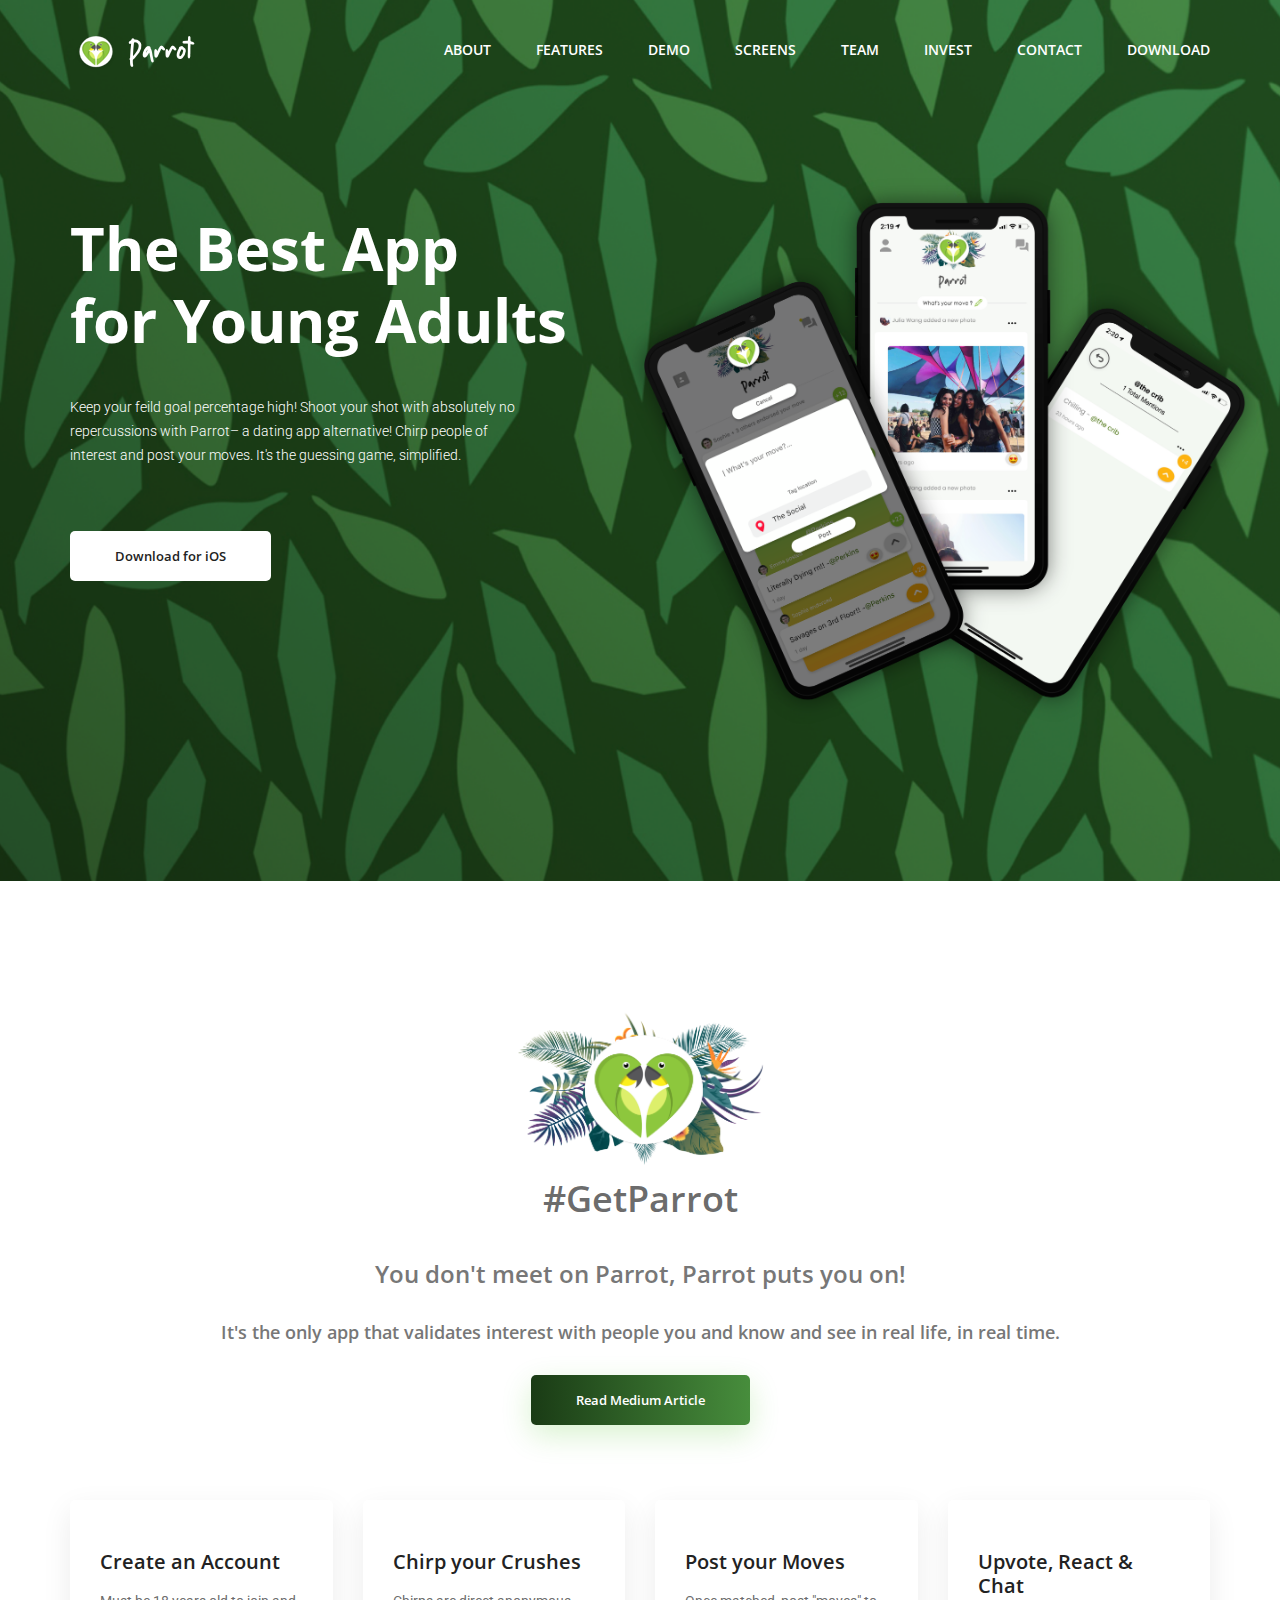
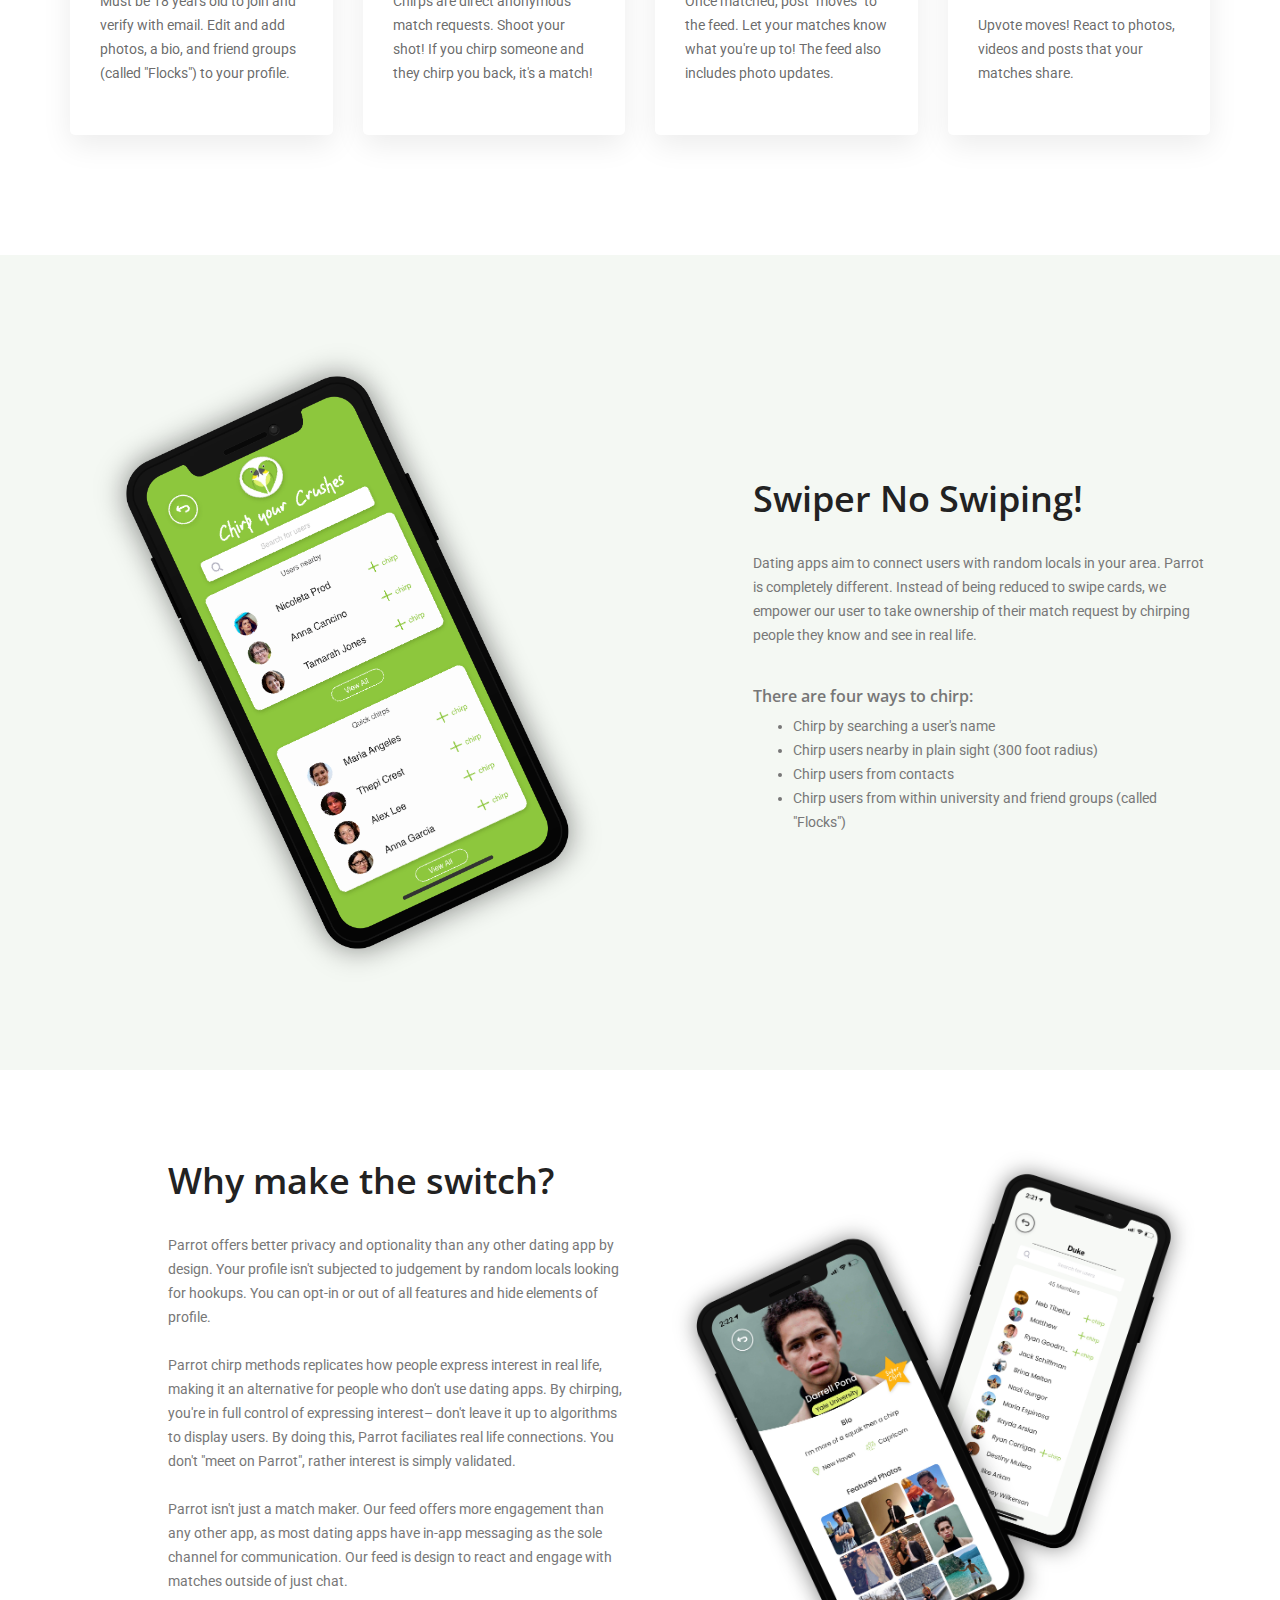
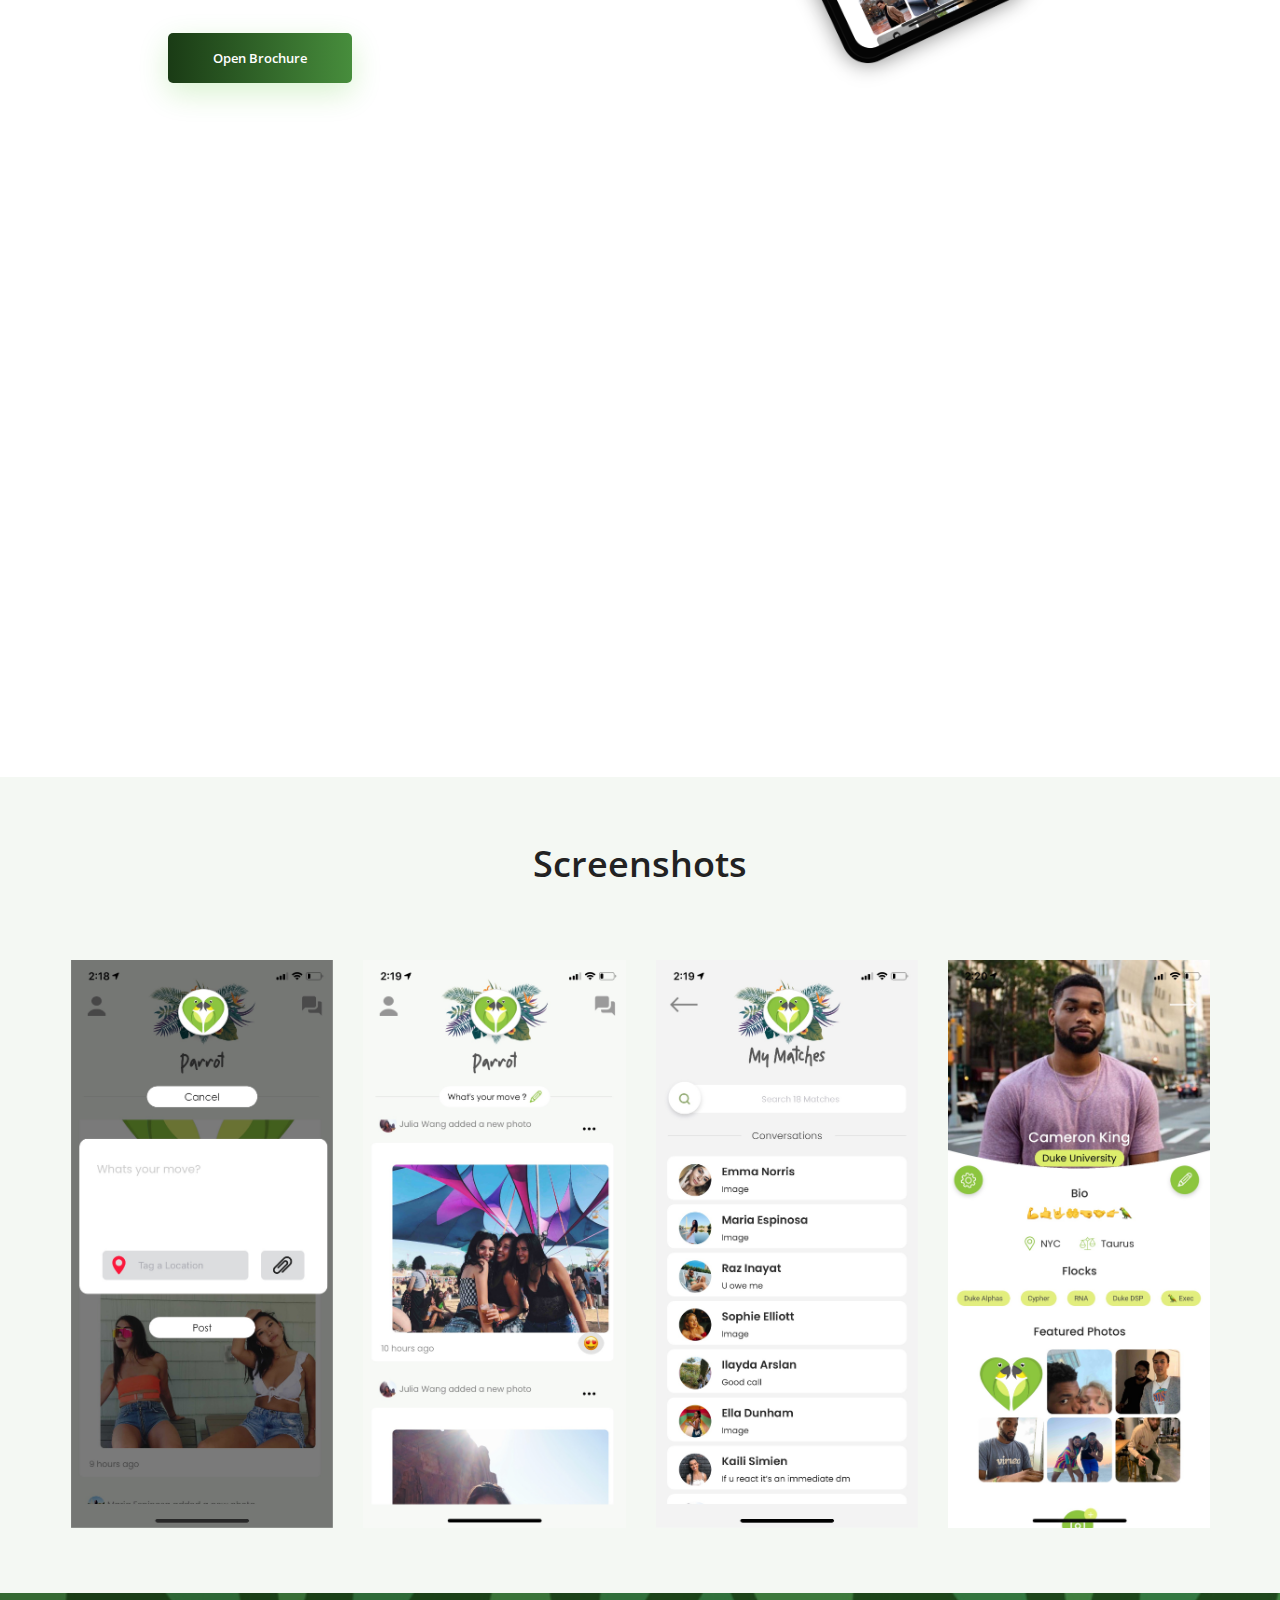
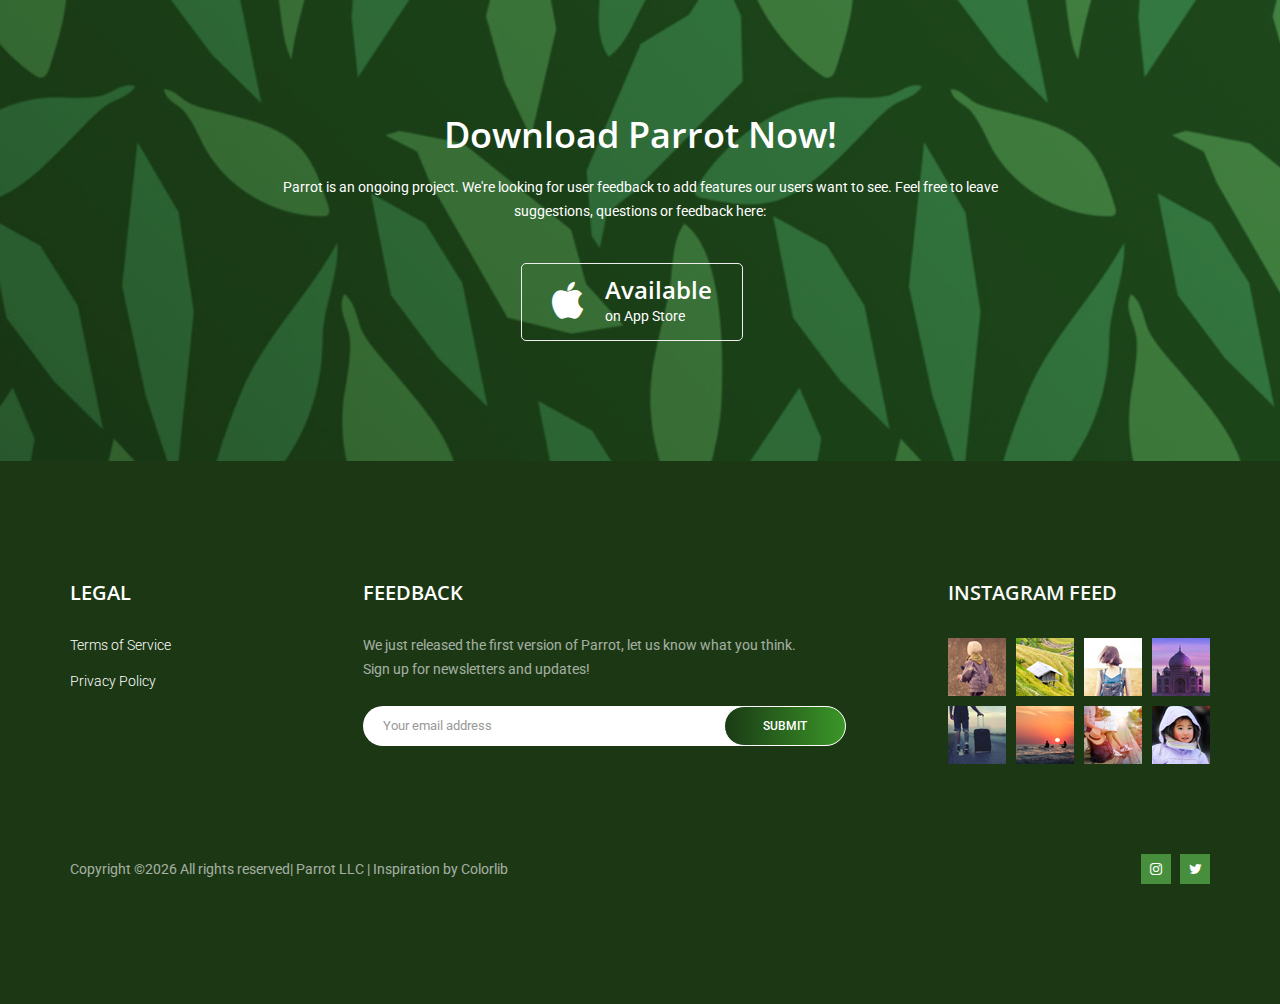
<file: index.html>
<!doctype html>
<html lang="en">
    <head>
        <!-- Required meta tags -->
        <meta charset="utf-8">
        <meta name="viewport" content="width=device-width, initial-scale=1, shrink-to-fit=no">
        <link rel="icon" href="img/favicon.png" type="image/png">
        <title>Parrot -Social Network</title>
        <!-- Bootstrap CSS -->
        <link rel="stylesheet" href="css/bootstrap.css">
        <link rel="stylesheet" href="vendors/linericon/style.css">
        <link rel="stylesheet" href="css/font-awesome.min.css">
        <link rel="stylesheet" href="vendors/owl-carousel/owl.carousel.min.css">
        <link rel="stylesheet" href="vendors/lightbox/simpleLightbox.css">
        <link rel="stylesheet" href="vendors/nice-select/css/nice-select.css">
        <link rel="stylesheet" href="vendors/animate-css/animate.css">
        <link rel="stylesheet" href="vendors/popup/magnific-popup.css">
        <!-- main css -->
        <link rel="stylesheet" href="css/style.css">
        <link rel="stylesheet" href="css/responsive.css">
    </head>
    <body data-spy="scroll" data-target="#mainNav" data-offset="70">
        
        <!--================Header Menu Area =================-->
        <header class="header_area overlay">
            <div class="main_menu" id="mainNav">
            	<nav class="navbar navbar-expand-lg navbar-light">
					<div class="container">
						<!-- Brand and toggle get grouped for better mobile display -->
						<a class="navbar-brand logo_h" href="index.html"><img src="img/logo.png" alt=""></a>
						<button class="navbar-toggler" type="button" data-toggle="collapse" data-target="#navbarSupportedContent" aria-controls="navbarSupportedContent" aria-expanded="false" aria-label="Toggle navigation">
							<span class="icon-bar"></span>
							<span class="icon-bar"></span>
							<span class="icon-bar"></span>
						</button>
						<!-- Collect the nav links, forms, and other content for toggling -->
						<div class="collapse navbar-collapse offset" id="navbarSupportedContent">
							<ul class="nav navbar-nav menu_nav ml-auto">
								<!-- <li class="nav-item active"><a class="nav-link" href="#home">Home</a></li>  -->
								<li class="nav-item"><a class="nav-link" href="#feature">ABOUT</a></li>
								<li class="nav-item"><a class="nav-link" href="#chirps">FEATURES</a></li> 
								<li class="nav-item"><a class="nav-link" href="#video">DEMO</a></li> 
								<li class="nav-item"><a class="nav-link" href="#screen">Screens</a></li> 
								<li class="nav-item"><a class="nav-link" href="team.html">TEAM</a></li> 
								<li class="nav-item"><a class="nav-link" href="investor.html" >Invest</a></li> 
								<!-- <li class="nav-item submenu dropdown">
									<a href="#" class="nav-link dropdown-toggle" data-toggle="dropdown" role="button" aria-haspopup="true" aria-expanded="false">Pages</a>
									<ul class="dropdown-menu">
										<li class="nav-item"><a class="nav-link" href="elements.html">Elements</a></li>
									</ul>
								</li>  
								<li class="nav-item submenu dropdown">
									<a href="investor.html" class="nav-link dropdown-toggle" data-toggle="dropdown" role="button" aria-haspopup="true" aria-expanded="false">Invest</a>
									<ul class="dropdown-menu">
										<li class="nav-item"><a class="nav-link" href="blog.html">Blog</a></li>
										<li class="nav-item"><a class="nav-link" href="single-blog.html">Blog Details</a></li>
									</ul> -->
								</li> 
								<li class="nav-item"><a class="nav-link" href="contact.html">CONTACT</a></li>
								<li class="nav-item"><a class="nav-link" href="http://bit.ly/theparrotapp" target="_blank">Download</a></li>
							</ul>
							
						</div> 
					</div>
            	</nav>
            </div>
        </header>
        <!--================Header Menu Area =================-->
        
        <!--================Home Banner Area =================-->
        <section class="home_banner_area overlay" id="home">
            <div class="banner_inner">
				<div class="container">
					<div class="row banner_content">
						<div class="col-lg-7">
							<h2> <br>The Best App <br />for Young Adults</h2>
                            <br>
							<p>Keep your feild goal percentage high! Shoot your shot with absolutely no repercussions with Parrot– 
								a dating app alternative! Chirp people of interest and post your moves. It's the guessing game, simplified. </p>
                            <br>
							<a class="banner_btn" href="http://bit.ly/theparrotapp" target="_blank">Download for iOS</a>
						</div>
						<div class="col-lg-4">
							<div class="banner_map_img">
								<img src="screens/iphones.png" alt="" width="190%" style="margin-left: -150px;">
							</div>
						</div>
					</div>
				</div>
            </div>
        </section>
        <!--================End Home Banner Area =================-->
        
        <!--================Feature Area =================-->
        <section class="feature_area p_120" id="feature">
        	<div class="container">
        		<div class="main_title" >
					<img width="25%" src="img/banner/ParrotLeaves.png">
        			<h2 style="color:#444444cb">#GetParrot</h2>
					<h3 style="padding: 25px;"> You don't meet on Parrot, Parrot puts you on! <br> </h3> 
					<h4> It's the only app that validates interest with people you and know and see in real life, in real time.</h4>
					<br>
					<a class="main_btn" href="#">Read Medium Article</a>
        		</div>
        		<div class="feature_inner row">
        			<div class="col-lg-3 col-md-6">
        				<div class="feature_item">
        					<h4>Create an Account</h4>
        					<p style="color:#444444cb">Must be 18 years old to join and verify with email. Edit and add photos, a bio, and friend groups (called "Flocks") to your profile.</p>
        				</div>
        			</div>
        			<div class="col-lg-3 col-md-6">
        				<div class="feature_item">
        					<h4>Chirp your Crushes</h4>
        					<p style="color:#444444cb">Chirps are direct anonymous match requests. Shoot your shot! If you chirp someone and they chirp you back, it's a match!</p>
        				</div>
        			</div>
        			<div class="col-lg-3 col-md-6">
        				<div class="feature_item">
        					<h4>Post your Moves</h4>
        					<p style="color:#444444cb">Once matched, post "moves" to the feed. Let your matches know what you're up to! The feed also includes photo updates. </p>
        				</div>
        			</div>
        			<div class="col-lg-3 col-md-6">
        				<div class="feature_item">
        					<h4>Upvote, React & Chat</h4>
        					<p style="color:#444444cb">Upvote moves! React to photos, videos and posts that your matches share. </p>
        				</div>
        			</div>
        		</div>
        	</div>
        </section>
        <!--================End Feature Area =================-->
        
        <!--================Interior Area =================-->
        <section id="chirps" class="interior_area">
        	<div class="container">
        		<div class="interior_inner row">
        			<div class="col-lg-6">
        				<img class="img-fluid" src="screens/chirps.png" alt="">
        			</div>
        			<div class="col-lg-5 offset-lg-1">
        				<div class="interior_text">
        					<h4> Swiper No Swiping!</h4>
							<p>Dating apps aim to connect users with random locals in your area. Parrot is completely different. Instead of being reduced to swipe cards, we empower our user to take ownership of their match request by chirping people they know and see in real life.</p>
							<h5>There are four ways to chirp:</h5>
        					<ul>
								<li>Chirp by searching a user's name</li>
								<li>Chirp users nearby in plain sight (300 foot radius)</li>
								<li>Chirp users from contacts</li>
								<li>Chirp users from within university and friend groups (called "Flocks")</li>
        				</div>
        			</div>
        		</div>
        	</div>
        </section>
        <!--================End Interior Area =================-->
        
        <!--================Interior Area =================-->
        <section class="interior_area interior_two">
        	<div class="container">
        		<div class="interior_inner row">
        			<div class="col-lg-5 offset-lg-1">
        				<div class="interior_text">
        					<h4>Why make the switch?</h4>
        					<p> Parrot offers better privacy and optionality than any other dating app by design. 
								Your profile isn't subjected to judgement by random locals looking for hookups. 
								You can opt-in or out of all features and hide elements of profile. 
								<br> <br>
								Parrot chirp methods replicates how people express interest in real life, making it an alternative for people who don't use dating apps.
								By chirping, you're in full control of expressing interest– don't leave it up to algorithms to display users. 
								By doing this, Parrot faciliates real life connections. You don't "meet on Parrot", rather interest is simply validated.
								<br> <br>
								Parrot isn't just a match maker. Our feed offers more engagement than any other app, as most dating apps have in-app messaging as the sole channel for communication. Our feed is design to react and engage with matches outside of just chat. 
							</p>
        					<a class="main_btn" href="img/brochure.png">Open Brochure</a>
        				</div>
        			</div>
        			<div class="col-lg-6">
        				<img class="img-fluid" src="screens/whyparrot.png" alt="">
        			</div>
        		</div>
        		<div class="video_area" id="video">
        			<iframe src="https://player.vimeo.com/video/353505114" width="100%" height="500" frameborder="0" allow="autoplay; fullscreen" allowfullscreen></iframe>
        		</div>
        	</div>
        </section>
        <!--================End Interior Area =================-->
    
        
        <!--================Feature Area =================-->
        <section class="screenshot_area p_120 interior_area" id="screen">
        	<div class="container">
        		<div class="main_title">
        			<h2>Screenshots</h2>
        		</div>
        		<div class="screenshot_inner owl-carousel">
        			<div class="item">
        				<img src="screens/IMG_4609.jpeg" alt="">
        			</div>
        			<div class="item">
						<img src="screens/IMG_4610.jpeg" alt="">
        			</div>
        			<div class="item">
						<img src="screens/IMG_4611.jpeg" alt="">
        			</div>
        			<div class="item">
						<img src="screens/IMG_4612.jpeg" alt="">
					</div>
					<div class="item">
						<img src="screens/IMG_4613.jpeg" alt="">
					</div>
					<div class="item">
						<img src="screens/IMG_4614.jpeg" alt="">
					</div>
					<div class="item">
						<img src="screens/IMG_4615.jpeg" alt="">
					</div>
					<div class="item">
						<img src="screens/IMG_4617.jpeg" alt="">
					</div>
					<div class="item">
						<img src="screens/IMG_4618.jpeg" alt="">
					</div>
					<div class="item">
						<img src="screens/IMG_4619.jpeg" alt="">
					</div>
					<div class="item">
							<img src="screens/IMG_4624.jpeg" alt="">
						</div>
					<div class="item">
							<img src="screens/match.png" alt="">
						</div>
					<div class="item">
						<img src="screens/IMG_4621.jpeg" alt="">
					</div>
					<div class="item">
						<img src="screens/IMG_4622.jpeg" alt="">
					</div>
        		</div>
        	</div>
        </section>
        <!--================End Feature Area =================-->
        
        
        
        <!--================Download App Area =================-->
        <section class="download_app_area p_120">
        	<div class="container">
        		<div class="app_inner">
        			<h2>Download Parrot Now!</h2>
        			<p>Parrot is an ongoing project. We're looking for user feedback to add features our users want to see. Feel free to leave suggestions, questions or feedback here:</p> 
        			<div class="app_btn_area">
        				<div class="app_btn">
        					<div class="media">
								<div class="d-flex">
									<i class="fa fa-apple" aria-hidden="true"></i>
								</div>
								<div class="media-body">
                                    
									<a href="#"><h4>Available</h4></a>
									<p>on App Store</p>
								</div>
							</div>
        				</div>
        			</div>
        		</div>
        	</div>
        </section>
        <!--================End Download App Area =================-->
        
        
        
        <!--================ start footer Area  =================-->	
        <footer class="footer-area p_120">
            <div class="container">
                <div class="row">
                    <div class="col-lg-3  col-md-6 col-sm-6">
                        <div class="single-footer-widget tp_widgets">
                           <h6 class="footer_title">Legal</h6>
                            <ul class="list">
                            	<li><a href="https://cameronking4.github.io/Parrot-HP/terms.html" target="_blank">Terms of Service</a></li>
                            	<li><a href="https://cameronking4.github.io/Parrot-HP/privacy.html" target="_blank">Privacy Policy</a></li>
                            </ul>
                        </div>
                    </div>
                    <div class="col-lg-5 col-md-6 col-sm-6">
                        <div class="single-footer-widget news_widgets">
                            <h6 class="footer_title">Feedback</h6>
                            <p>We just released the first version of Parrot, let us know what you think. Sign up for newsletters and updates!</p>		
                            <div id="mc_embed_signup">
                                <form target="_blank" action="https://spondonit.us12.list-manage.com/subscribe/post?u=1462626880ade1ac87bd9c93a&amp;id=92a4423d01" method="get" class="subscribe_form relative">
                                    <div class="input-group d-flex flex-row">
                                        <input name="EMAIL" placeholder="Your email address" onfocus="this.placeholder = ''" onblur="this.placeholder = 'Email Address '" required="" type="email" style="border:none">
                                        <button class="btn sub-btn">SUBMIT</button>		
                                    </div>									
                                    <div class="mt-10 info"></div>
                                </form>
                            </div>
                        </div>
                    </div>
                    <div class="col-lg-3 col-md-6 col-sm-6 offset-lg-1">
                        <div class="single-footer-widget instafeed">
                            <h6 class="footer_title"> <a href="http://instagram.com/getparrot" target="_blank" style="color: #fafafa">Instagram Feed</a></h6>
                            <ul class="list instafeed d-flex flex-wrap">
                                <li><img src="img/instagram/Image-01.jpg" alt=""></li>
                                <li><img src="img/instagram/Image-02.jpg" alt=""></li>
                                <li><img src="img/instagram/Image-03.jpg" alt=""></li>
                                <li><img src="img/instagram/Image-04.jpg" alt=""></li>
                                <li><img src="img/instagram/Image-05.jpg" alt=""></li>
                                <li><img src="img/instagram/Image-06.jpg" alt=""></li>
                                <li><img src="img/instagram/Image-07.jpg" alt=""></li>
                                <li><img src="img/instagram/Image-08.jpg" alt=""></li>
                            </ul>
                        </div>
                    </div>	
                </div>
                <div class="row footer-bottom d-flex justify-content-between align-items-center">
                    <p class="col-lg-8 col-md-8 footer-text m-0"><!-- Link back to Colorlib can't be removed. Template is licensed under CC BY 3.0. -->
Copyright &copy;<script>document.write(new Date().getFullYear());</script> All rights reserved| Parrot LLC |  Inspiration by <a href="https://colorlib.com" target="_blank">Colorlib</a>
<!-- Link back to Colorlib can't be removed. Template is licensed under CC BY 3.0. --></p>
                    <div class="col-lg-4 col-md-4 footer-social">
                        <a href="#" style="background-color:#488f3d"><i class="fa fa-instagram"></i></a>
                        <a href="#" style="background-color:#488f3d"><i class="fa fa-twitter"></i></a>
                    </div>
                </div>
            </div>
        </footer>
		<!--================ End footer Area  =================-->
        
        
        
        
        
        <!-- Optional JavaScript -->
        <!-- jQuery first, then Popper.js, then Bootstrap JS -->
        <script src="js/jquery-3.2.1.min.js"></script>
        <script src="js/popper.js"></script>
        <script src="js/bootstrap.min.js"></script>
        <script src="js/stellar.js"></script>
        <script src="vendors/lightbox/simpleLightbox.min.js"></script>
        <script src="vendors/nice-select/js/jquery.nice-select.min.js"></script>
        <script src="vendors/isotope/imagesloaded.pkgd.min.js"></script>
        <script src="vendors/isotope/isotope-min.js"></script>
        <script src="vendors/owl-carousel/owl.carousel.min.js"></script>
        <script src="js/jquery.ajaxchimp.min.js"></script>
        <script src="vendors/counter-up/jquery.waypoints.min.js"></script>
        <script src="vendors/counter-up/jquery.counterup.js"></script>
        <script src="js/mail-script.js"></script>
        <script src="vendors/popup/jquery.magnific-popup.min.js"></script>
        <script src="js/theme.js"></script>
    </body>
</html>
</file>
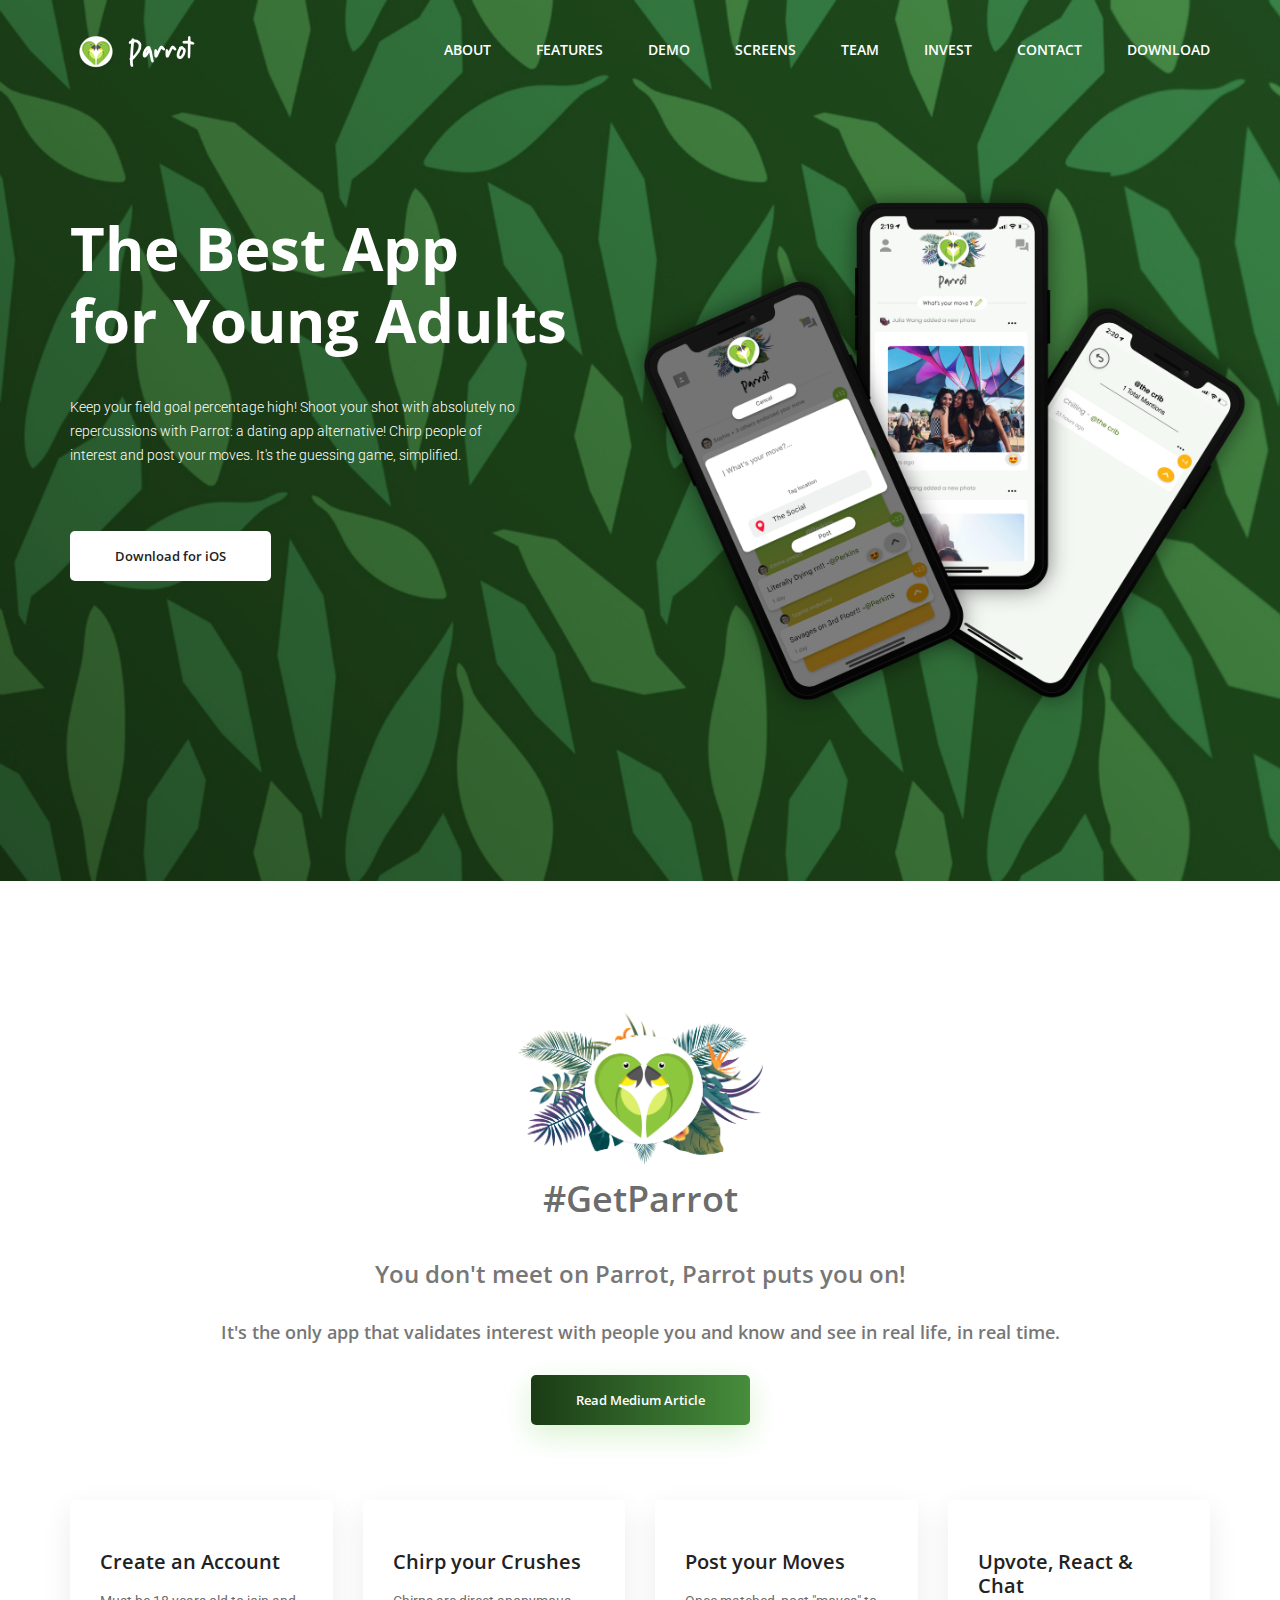
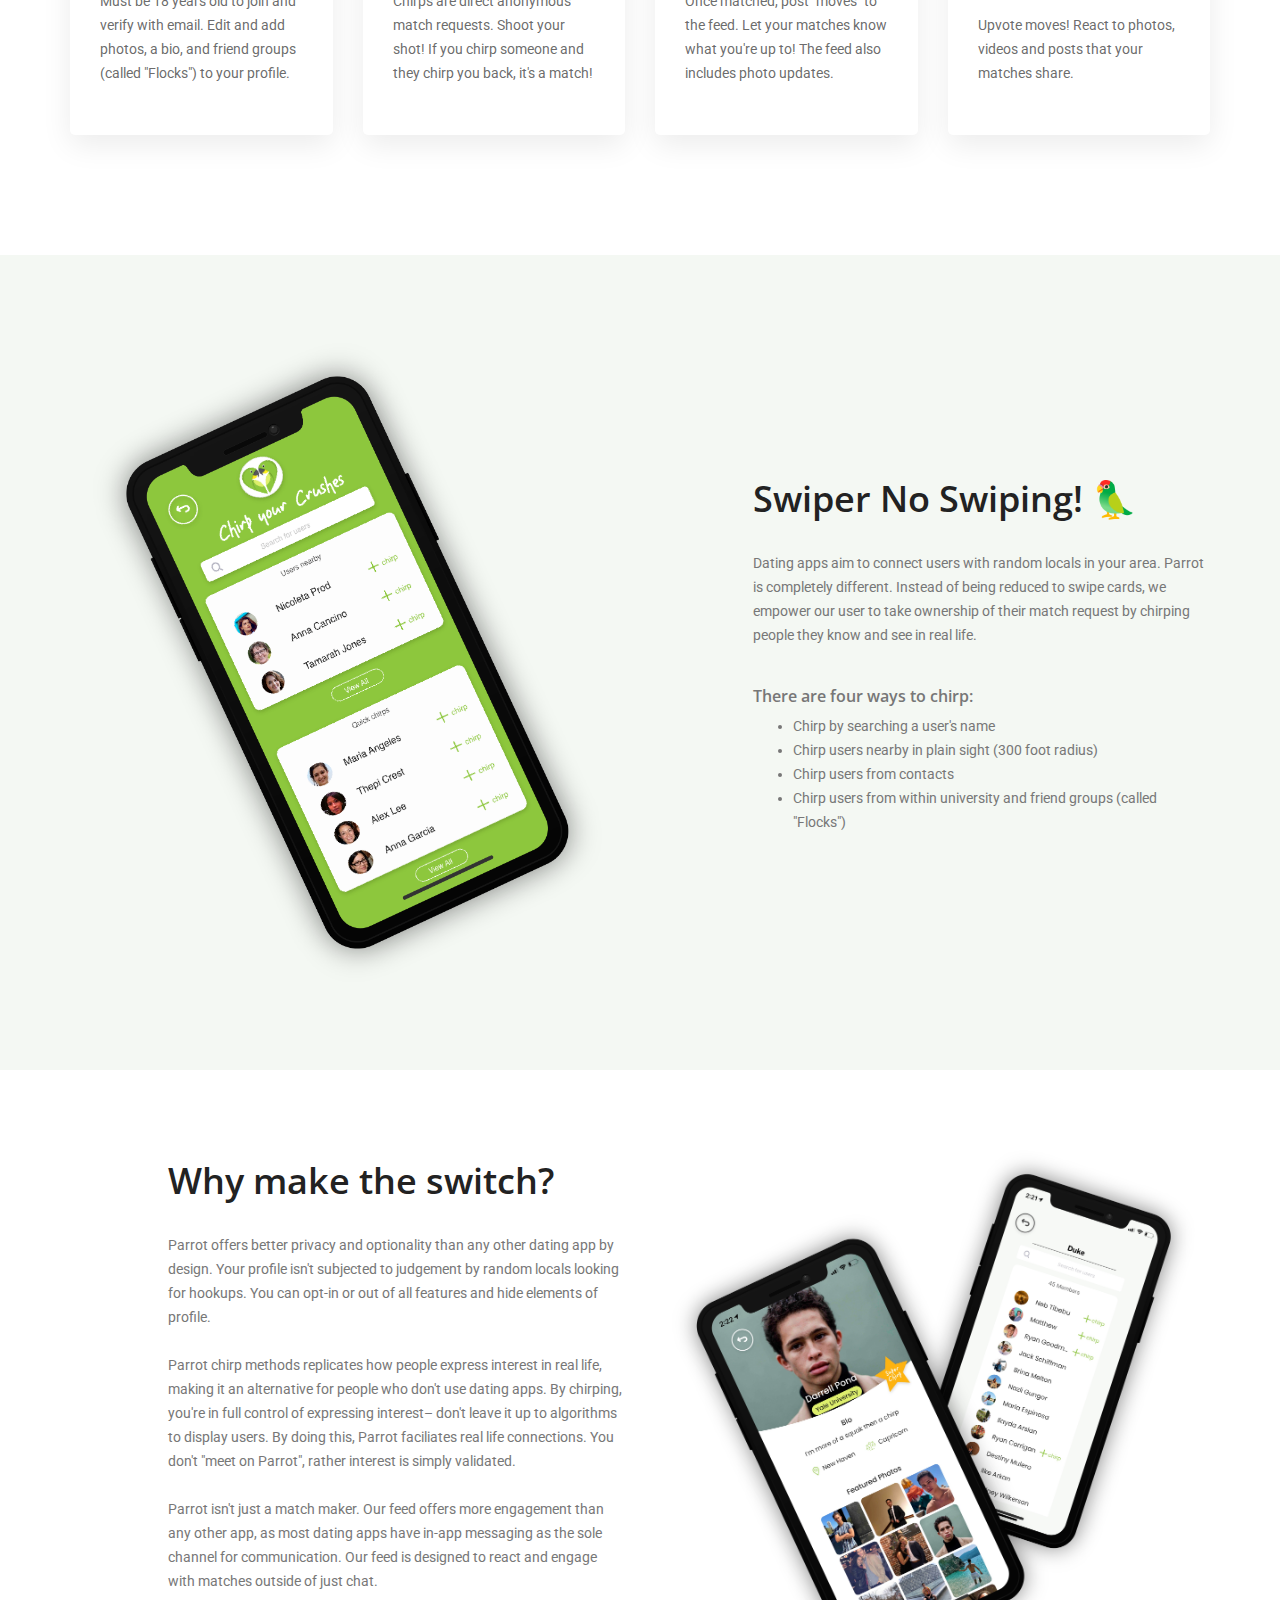
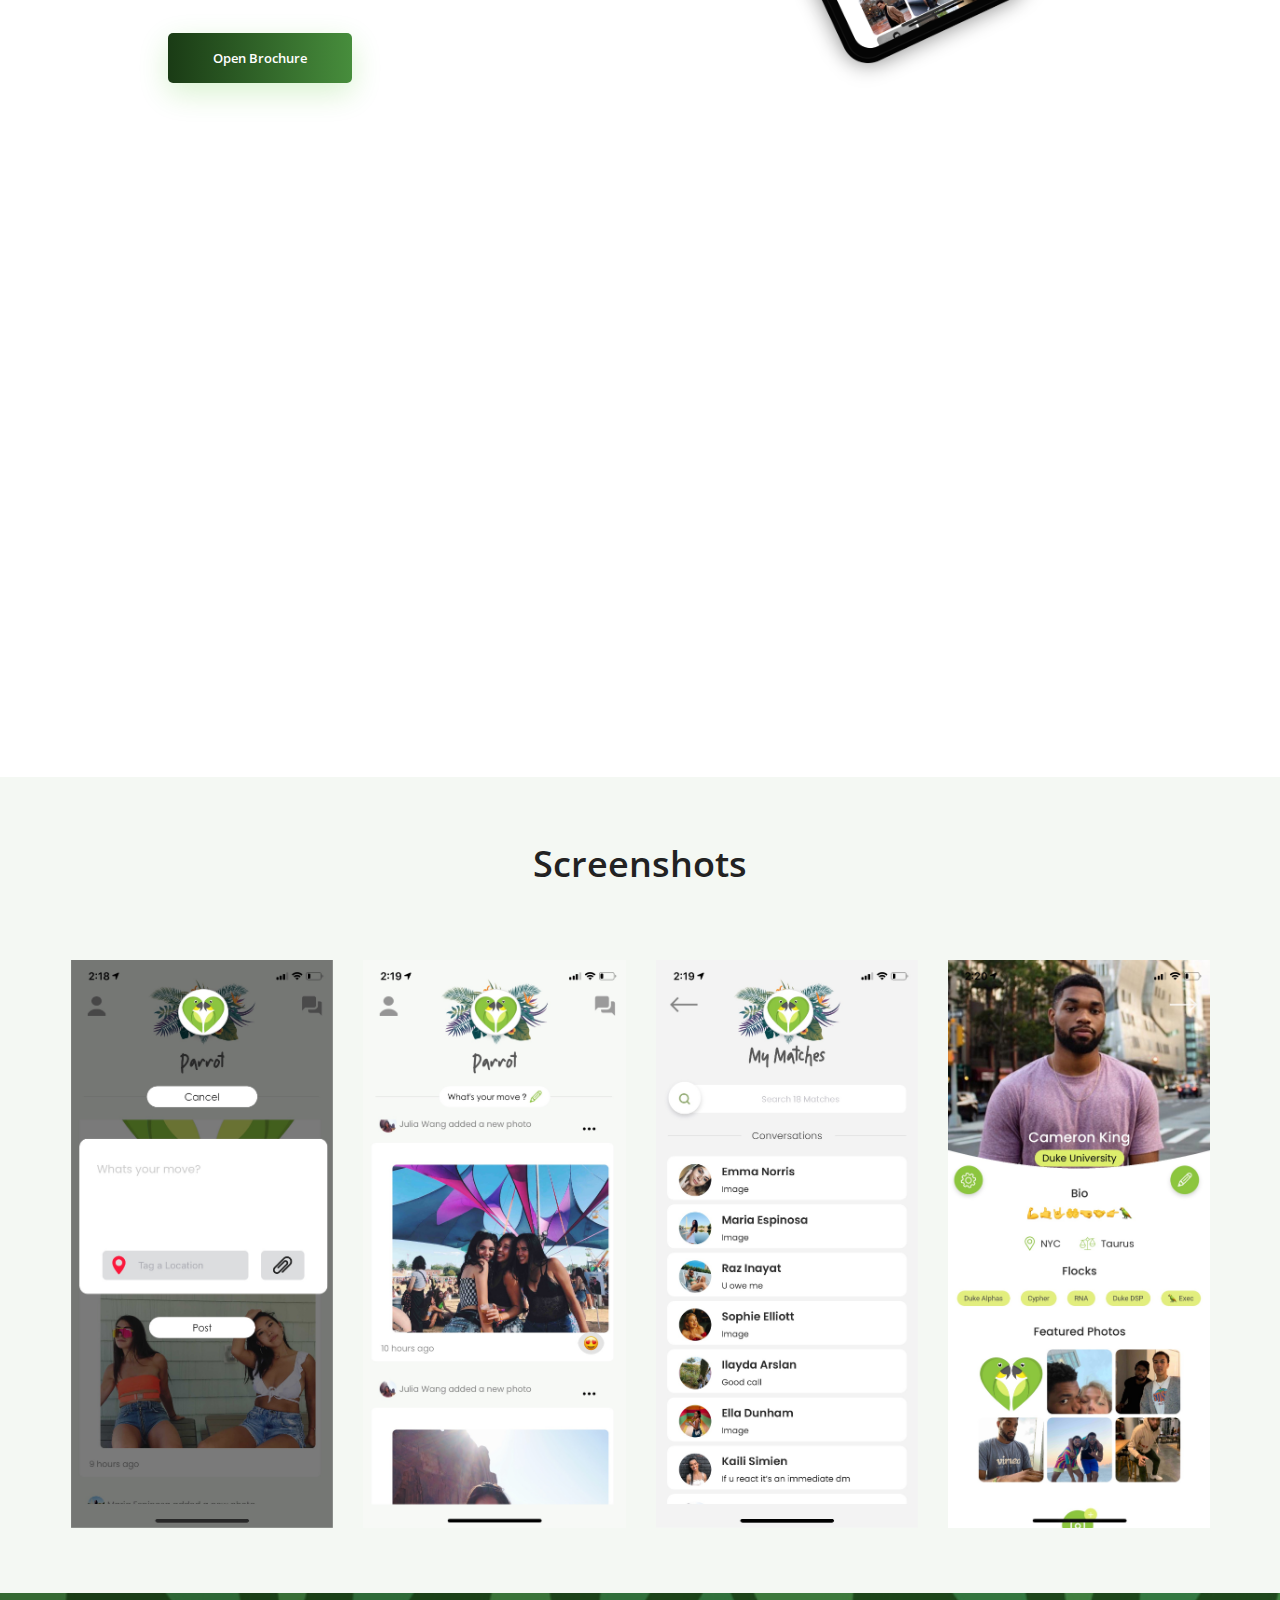
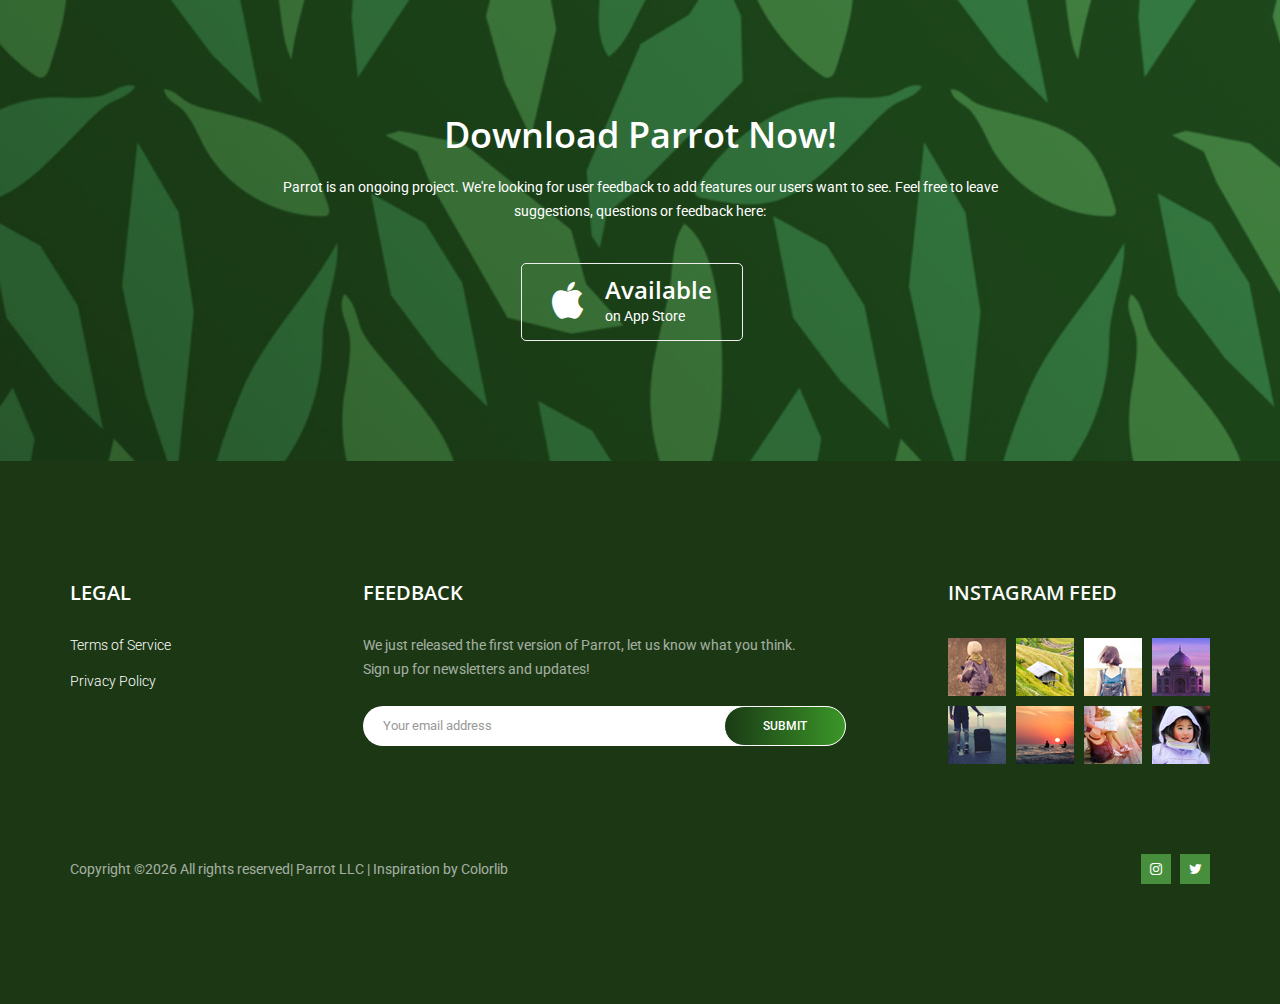
<file: public/index.html>
<!doctype html>
<html lang="en">
    <head>
        <!-- Required meta tags -->
        <meta charset="utf-8">
        <meta name="viewport" content="width=device-width, initial-scale=1, shrink-to-fit=no">
        <link rel="icon" href="img/favicon.png" type="image/png">
        <title>Parrot-Social Network</title>
        <!-- Bootstrap CSS -->
        <link rel="stylesheet" href="css/bootstrap.css">
        <link rel="stylesheet" href="vendors/linericon/style.css">
        <link rel="stylesheet" href="css/font-awesome.min.css">
        <link rel="stylesheet" href="vendors/owl-carousel/owl.carousel.min.css">
        <link rel="stylesheet" href="vendors/lightbox/simpleLightbox.css">
        <link rel="stylesheet" href="vendors/nice-select/css/nice-select.css">
        <link rel="stylesheet" href="vendors/animate-css/animate.css">
        <link rel="stylesheet" href="vendors/popup/magnific-popup.css">
        <!-- main css -->
        <link rel="stylesheet" href="css/style.css">
        <link rel="stylesheet" href="css/responsive.css">
    </head>
    <body data-spy="scroll" data-target="#mainNav" data-offset="70">
        
        <!--================Header Menu Area =================-->
        <header class="header_area overlay">
            <div class="main_menu" id="mainNav">
            	<nav class="navbar navbar-expand-lg navbar-light">
					<div class="container">
						<!-- Brand and toggle get grouped for better mobile display -->
						<a class="navbar-brand logo_h" href="index.html"><img src="img/logo.png" alt=""></a>
						<button class="navbar-toggler" type="button" data-toggle="collapse" data-target="#navbarSupportedContent" aria-controls="navbarSupportedContent" aria-expanded="false" aria-label="Toggle navigation">
							<span class="icon-bar"></span>
							<span class="icon-bar"></span>
							<span class="icon-bar"></span>
						</button>
						<!-- Collect the nav links, forms, and other content for toggling -->
						<div class="collapse navbar-collapse offset" id="navbarSupportedContent">
							<ul class="nav navbar-nav menu_nav ml-auto">
								<!-- <li class="nav-item active"><a class="nav-link" href="#home">Home</a></li>  -->
								<li class="nav-item"><a class="nav-link" href="#feature">ABOUT</a></li>
								<li class="nav-item"><a class="nav-link" href="#chirps">FEATURES</a></li> 
								<li class="nav-item"><a class="nav-link" href="#video">DEMO</a></li> 
								<li class="nav-item"><a class="nav-link" href="#screen">Screens</a></li> 
								<li class="nav-item"><a class="nav-link" href="team.html">TEAM</a></li> 
								<li class="nav-item"><a class="nav-link" href="investor.html" >Invest</a></li> 
								<!-- <li class="nav-item submenu dropdown">
									<a href="#" class="nav-link dropdown-toggle" data-toggle="dropdown" role="button" aria-haspopup="true" aria-expanded="false">Pages</a>
									<ul class="dropdown-menu">
										<li class="nav-item"><a class="nav-link" href="elements.html">Elements</a></li>
									</ul>
								</li>  
								<li class="nav-item submenu dropdown">
									<a href="investor.html" class="nav-link dropdown-toggle" data-toggle="dropdown" role="button" aria-haspopup="true" aria-expanded="false">Invest</a>
									<ul class="dropdown-menu">
										<li class="nav-item"><a class="nav-link" href="blog.html">Blog</a></li>
										<li class="nav-item"><a class="nav-link" href="single-blog.html">Blog Details</a></li>
									</ul> -->
								</li> 
								<li class="nav-item"><a class="nav-link" href="contact.html">CONTACT</a></li>
								<li class="nav-item"><a class="nav-link" href="http://bit.ly/theparrotapp" target="_blank">Download</a></li>
							</ul>
							
						</div> 
					</div>
            	</nav>
            </div>
        </header>
        <!--================Header Menu Area =================-->
        
        <!--================Home Banner Area =================-->
        <section class="home_banner_area overlay" id="home">
            <div class="banner_inner">
				<div class="container">
					<div class="row banner_content">
						<div class="col-lg-7">
							<h2> <br>The Best App <br />for Young Adults</h2>
                            <br>
							<p>Keep your field goal percentage high! Shoot your shot with absolutely no repercussions with Parrot: a dating app alternative! Chirp people of interest and post your moves. It's the guessing game, simplified. </p>
                            <br>
							<a class="banner_btn" href="http://bit.ly/theparrotapp" target="_blank">Download for iOS</a>
						</div>
						<div class="col-lg-4">
							<div class="banner_map_img">
								<img src="screens/iphones.png" alt="" width="190%" style="margin-left: -150px;">
							</div>
						</div>
					</div>
				</div>
            </div>
        </section>
        <!--================End Home Banner Area =================-->
        
        <!--================Feature Area =================-->
        <section class="feature_area p_120" id="feature">
        	<div class="container">
        		<div class="main_title" >
					<img width="25%" src="img/banner/ParrotLeaves.png">
        			<h2 style="color:#444444cb">#GetParrot</h2>
					<h3 style="padding: 25px;"> You don't meet on Parrot, Parrot puts you on! <br> </h3> 
					<h4> It's the only app that validates interest with people you and know and see in real life, in real time.</h4>
					<br>
					<a class="main_btn" href="#">Read Medium Article</a>
        		</div>
        		<div class="feature_inner row">
        			<div class="col-lg-3 col-md-6">
        				<div class="feature_item">
        					<h4>Create an Account</h4>
        					<p style="color:#444444cb">Must be 18 years old to join and verify with email. Edit and add photos, a bio, and friend groups (called "Flocks") to your profile.</p>
        				</div>
        			</div>
        			<div class="col-lg-3 col-md-6">
        				<div class="feature_item">
        					<h4>Chirp your Crushes</h4>
        					<p style="color:#444444cb">Chirps are direct anonymous match requests. Shoot your shot! If you chirp someone and they chirp you back, it's a match!</p>
        				</div>
        			</div>
        			<div class="col-lg-3 col-md-6">
        				<div class="feature_item">
        					<h4>Post your Moves</h4>
        					<p style="color:#444444cb">Once matched, post "moves" to the feed. Let your matches know what you're up to! The feed also includes photo updates. </p>
        				</div>
        			</div>
        			<div class="col-lg-3 col-md-6">
        				<div class="feature_item">
        					<h4>Upvote, React & Chat</h4>
        					<p style="color:#444444cb">Upvote moves! React to photos, videos and posts that your matches share. </p>
        				</div>
        			</div>
        		</div>
        	</div>
        </section>
        <!--================End Feature Area =================-->
        
        <!--================Interior Area =================-->
        <section id="chirps" class="interior_area">
        	<div class="container">
        		<div class="interior_inner row">
        			<div class="col-lg-6">
        				<img class="img-fluid" src="screens/chirps.png" alt="">
        			</div>
        			<div class="col-lg-5 offset-lg-1">
        				<div class="interior_text">
        					<h4> Swiper No Swiping! 🦜</h4>
							<p>Dating apps aim to connect users with random locals in your area. Parrot is completely different. Instead of being reduced to swipe cards, we empower our user to take ownership of their match request by chirping people they know and see in real life.</p>
							<h5>There are four ways to chirp:</h5>
        					<ul>
								<li>Chirp by searching a user's name</li>
								<li>Chirp users nearby in plain sight (300 foot radius)</li>
								<li>Chirp users from contacts</li>
								<li>Chirp users from within university and friend groups (called "Flocks")</li>
        				</div>
        			</div>
        		</div>
        	</div>
        </section>
        <!--================End Interior Area =================-->
        
        <!--================Interior Area =================-->
        <section class="interior_area interior_two">
        	<div class="container">
        		<div class="interior_inner row">
        			<div class="col-lg-5 offset-lg-1">
        				<div class="interior_text">
        					<h4>Why make the switch?</h4>
        					<p> Parrot offers better privacy and optionality than any other dating app by design. 
								Your profile isn't subjected to judgement by random locals looking for hookups. 
								You can opt-in or out of all features and hide elements of profile. 
								<br> <br>
								Parrot chirp methods replicates how people express interest in real life, making it an alternative for people who don't use dating apps.
								By chirping, you're in full control of expressing interest– don't leave it up to algorithms to display users. 
								By doing this, Parrot faciliates real life connections. You don't "meet on Parrot", rather interest is simply validated.
								<br> <br>
								Parrot isn't just a match maker. Our feed offers more engagement than any other app, as most dating apps have in-app messaging as the sole channel for communication. Our feed is designed to react and engage with matches outside of just chat. 
							</p>
        					<a class="main_btn" href="img/brochure.png">Open Brochure</a>
        				</div>
        			</div>
        			<div class="col-lg-6">
        				<img class="img-fluid" src="screens/whyparrot.png" alt="">
        			</div>
        		</div>
        		<div class="video_area" id="video">
        			<iframe src="https://player.vimeo.com/video/353505114" width="100%" height="500" frameborder="0" allow="autoplay; fullscreen" allowfullscreen></iframe>
        		</div>
        	</div>
        </section>
        <!--================End Interior Area =================-->
    
        
        <!--================Feature Area =================-->
        <section class="screenshot_area p_120 interior_area" id="screen">
        	<div class="container">
        		<div class="main_title">
        			<h2>Screenshots</h2>
        		</div>
        		<div class="screenshot_inner owl-carousel">
        			<div class="item">
        				<img src="screens/IMG_4609.jpeg" alt="">
        			</div>
        			<div class="item">
						<img src="screens/IMG_4610.jpeg" alt="">
        			</div>
        			<div class="item">
						<img src="screens/IMG_4611.jpeg" alt="">
        			</div>
        			<div class="item">
						<img src="screens/IMG_4612.jpeg" alt="">
					</div>
					<div class="item">
						<img src="screens/IMG_4613.jpeg" alt="">
					</div>
					<div class="item">
						<img src="screens/IMG_4614.jpeg" alt="">
					</div>
					<div class="item">
						<img src="screens/IMG_4615.jpeg" alt="">
					</div>
					<div class="item">
						<img src="screens/IMG_4617.jpeg" alt="">
					</div>
					<div class="item">
						<img src="screens/IMG_4618.jpeg" alt="">
					</div>
					<div class="item">
						<img src="screens/IMG_4619.jpeg" alt="">
					</div>
					<div class="item">
							<img src="screens/IMG_4624.jpeg" alt="">
						</div>
					<div class="item">
							<img src="screens/match.png" alt="">
						</div>
					<div class="item">
						<img src="screens/IMG_4621.jpeg" alt="">
					</div>
					<div class="item">
						<img src="screens/IMG_4622.jpeg" alt="">
					</div>
        		</div>
        	</div>
        </section>
        <!--================End Feature Area =================-->
        
        
        
        <!--================Download App Area =================-->
        <section class="download_app_area p_120">
        	<div class="container">
        		<div class="app_inner">
        			<h2>Download Parrot Now!</h2>
        			<p>Parrot is an ongoing project. We're looking for user feedback to add features our users want to see. Feel free to leave suggestions, questions or feedback here:</p> 
        			<div class="app_btn_area">
        				<div class="app_btn">
        					<div class="media">
								<div class="d-flex">
									<i class="fa fa-apple" aria-hidden="true"></i>
								</div>
								<div class="media-body">
                                    
									<a href="http://bit.ly/theparrotapp"><h4>Available</h4></a>
									<p>on App Store</p>
								</div>
							</div>
        				</div>
        			</div>
        		</div>
        	</div>
        </section>
        <!--================End Download App Area =================-->
        
        
        
        <!--================ start footer Area  =================-->	
        <footer class="footer-area p_120">
            <div class="container">
                <div class="row">
                    <div class="col-lg-3  col-md-6 col-sm-6">
                        <div class="single-footer-widget tp_widgets">
                           <h6 class="footer_title">Legal</h6>
                            <ul class="list">
                            	<li><a href="https://cameronking4.github.io/Parrot-HP/terms.html" target="_blank">Terms of Service</a></li>
                            	<li><a href="https://cameronking4.github.io/Parrot-HP/privacy.html" target="_blank">Privacy Policy</a></li>
                            </ul>
                        </div>
                    </div>
                    <div class="col-lg-5 col-md-6 col-sm-6">
                        <div class="single-footer-widget news_widgets">
                            <h6 class="footer_title">Feedback</h6>
                            <p>We just released the first version of Parrot, let us know what you think. Sign up for newsletters and updates!</p>		
                            <div id="mc_embed_signup">
                                <form target="_blank" action="https://spondonit.us12.list-manage.com/subscribe/post?u=1462626880ade1ac87bd9c93a&amp;id=92a4423d01" method="get" class="subscribe_form relative">
                                    <div class="input-group d-flex flex-row">
                                        <input name="EMAIL" placeholder="Your email address" onfocus="this.placeholder = ''" onblur="this.placeholder = 'Email Address '" required="" type="email" style="border:none">
                                        <button class="btn sub-btn">SUBMIT</button>		
                                    </div>									
                                    <div class="mt-10 info"></div>
                                </form>
                            </div>
                        </div>
                    </div>
                    <div class="col-lg-3 col-md-6 col-sm-6 offset-lg-1">
                        <div class="single-footer-widget instafeed">
                            <h6 class="footer_title"> <a href="http://instagram.com/getparrot" target="_blank" style="color: #fafafa">Instagram Feed</a></h6>
                            <ul class="list instafeed d-flex flex-wrap">
                                <li><img src="img/instagram/Image-01.jpg" alt=""></li>
                                <li><img src="img/instagram/Image-02.jpg" alt=""></li>
                                <li><img src="img/instagram/Image-03.jpg" alt=""></li>
                                <li><img src="img/instagram/Image-04.jpg" alt=""></li>
                                <li><img src="img/instagram/Image-05.jpg" alt=""></li>
                                <li><img src="img/instagram/Image-06.jpg" alt=""></li>
                                <li><img src="img/instagram/Image-07.jpg" alt=""></li>
                                <li><img src="img/instagram/Image-08.jpg" alt=""></li>
                            </ul>
                        </div>
                    </div>	
                </div>
                <div class="row footer-bottom d-flex justify-content-between align-items-center">
                    <p class="col-lg-8 col-md-8 footer-text m-0"><!-- Link back to Colorlib can't be removed. Template is licensed under CC BY 3.0. -->
Copyright &copy;<script>document.write(new Date().getFullYear());</script> All rights reserved| Parrot LLC |  Inspiration by <a href="https://colorlib.com" target="_blank">Colorlib</a>
<!-- Link back to Colorlib can't be removed. Template is licensed under CC BY 3.0. --></p>
                    <div class="col-lg-4 col-md-4 footer-social">
                        <a href="#" style="background-color:#488f3d"><i class="fa fa-instagram"></i></a>
                        <a href="#" style="background-color:#488f3d"><i class="fa fa-twitter"></i></a>
                    </div>
                </div>
            </div>
        </footer>
		<!--================ End footer Area  =================-->
        
        
        
        
        
        <!-- Optional JavaScript -->
        <!-- jQuery first, then Popper.js, then Bootstrap JS -->
        <script src="js/jquery-3.2.1.min.js"></script>
        <script src="js/popper.js"></script>
        <script src="js/bootstrap.min.js"></script>
        <script src="js/stellar.js"></script>
        <script src="vendors/lightbox/simpleLightbox.min.js"></script>
        <script src="vendors/nice-select/js/jquery.nice-select.min.js"></script>
        <script src="vendors/isotope/imagesloaded.pkgd.min.js"></script>
        <script src="vendors/isotope/isotope-min.js"></script>
        <script src="vendors/owl-carousel/owl.carousel.min.js"></script>
        <script src="js/jquery.ajaxchimp.min.js"></script>
        <script src="vendors/counter-up/jquery.waypoints.min.js"></script>
        <script src="vendors/counter-up/jquery.counterup.js"></script>
        <script src="js/mail-script.js"></script>
        <script src="vendors/popup/jquery.magnific-popup.min.js"></script>
        <script src="js/theme.js"></script>
    </body>
</html>
</file>
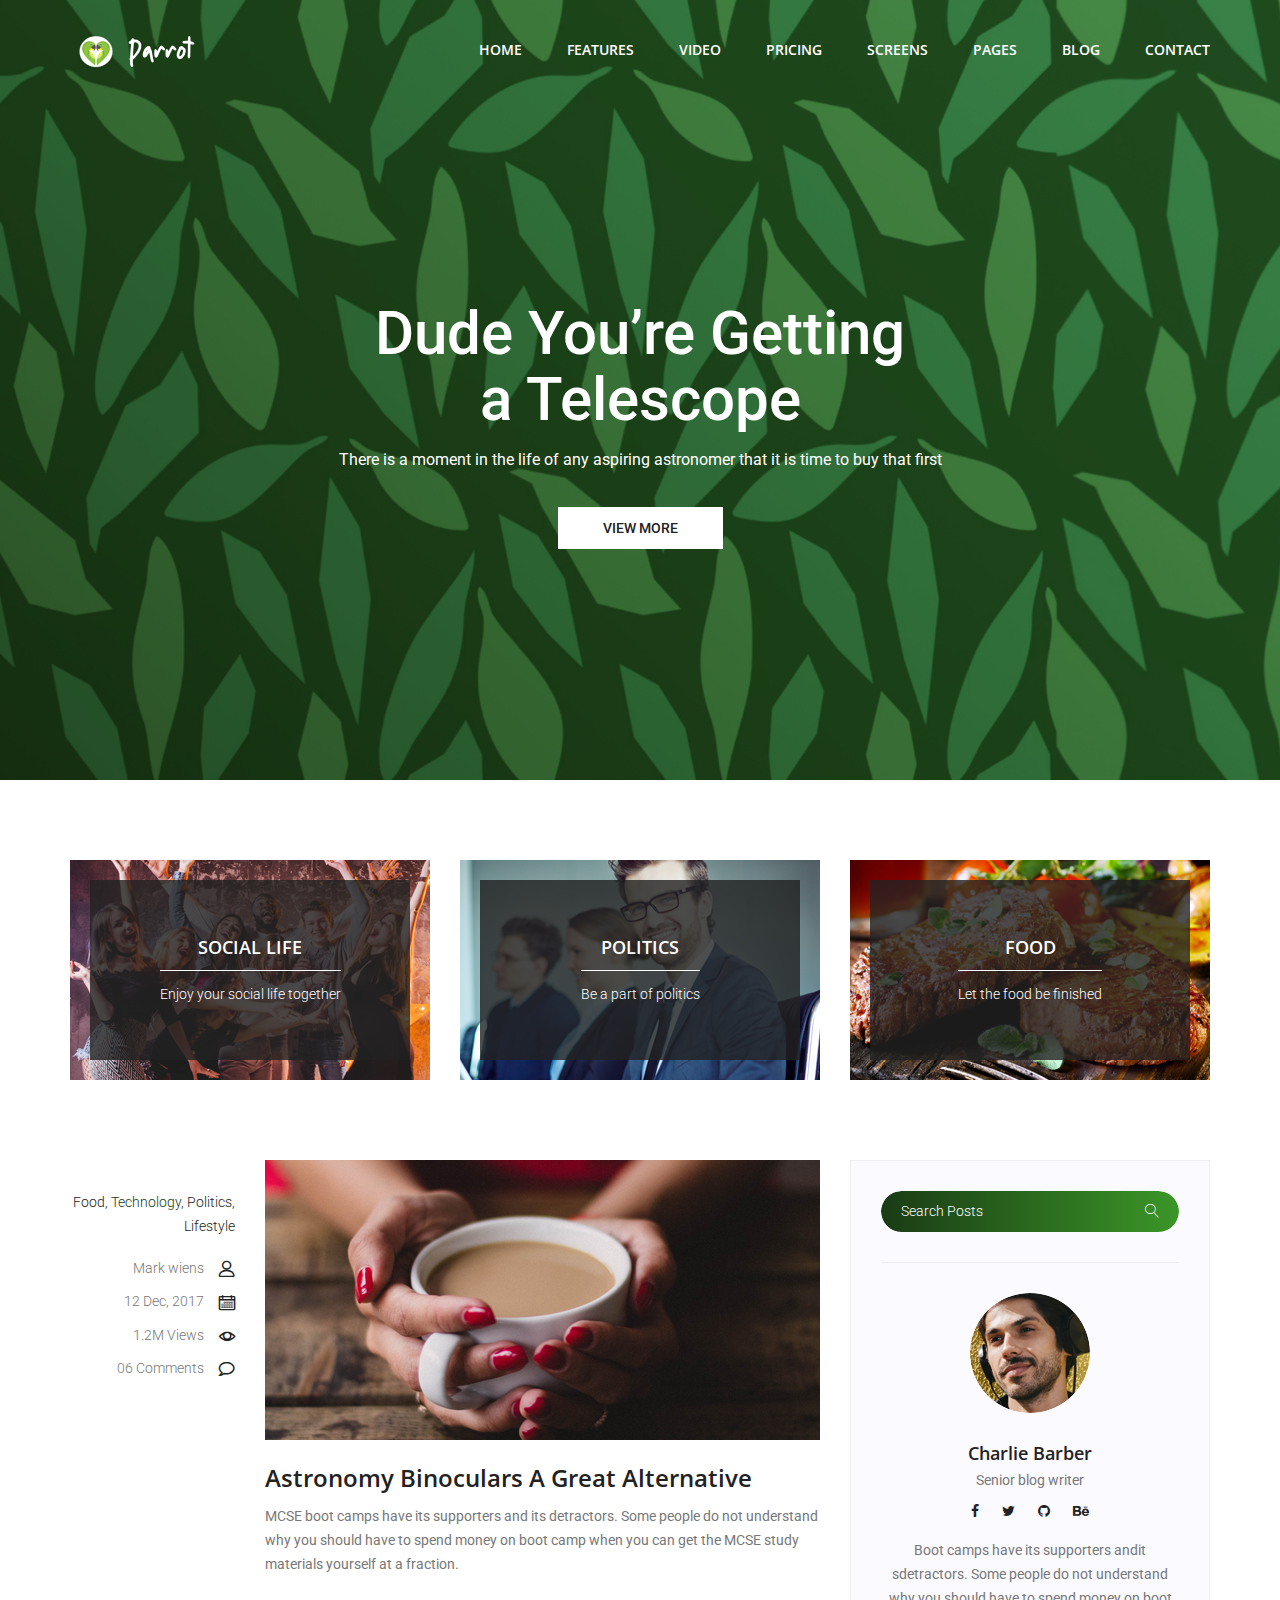
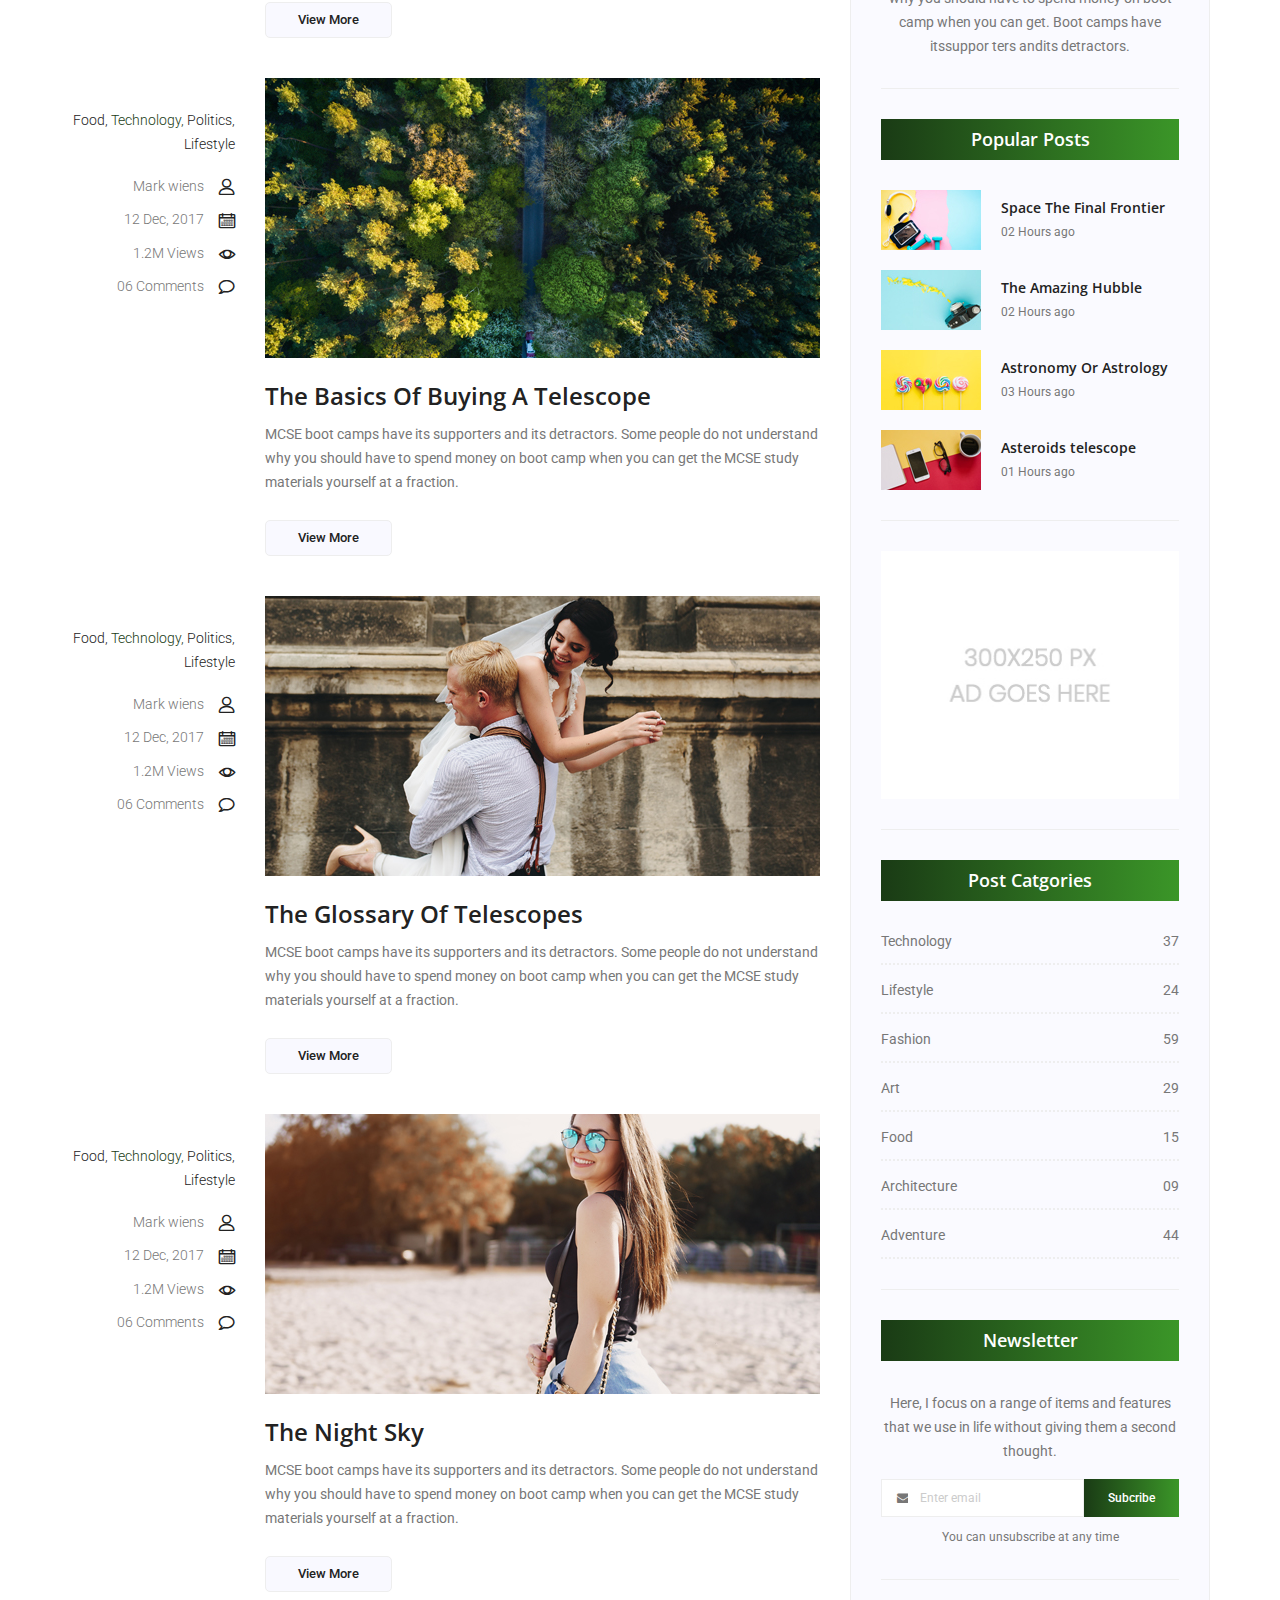
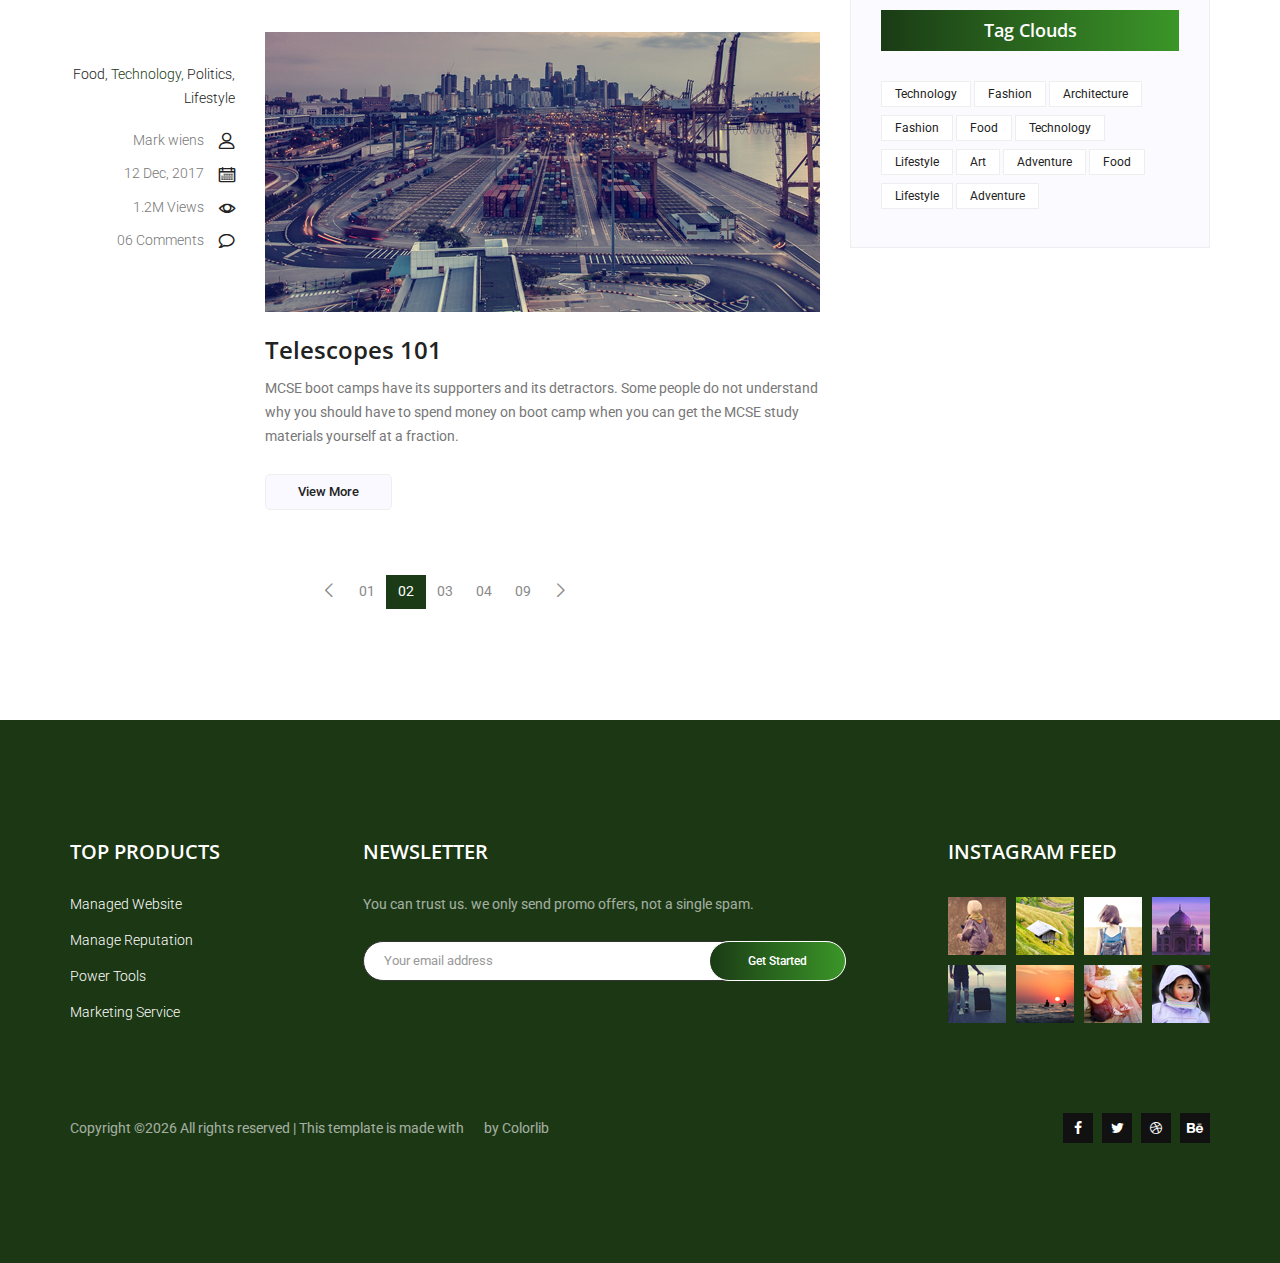
<file: blogs.html>
<!doctype html>
<html lang="en">
    <head>
        <!-- Required meta tags -->
        <meta charset="utf-8">
        <meta name="viewport" content="width=device-width, initial-scale=1, shrink-to-fit=no">
        <link rel="icon" href="img/favicon.png" type="image/png">
        <title>BulkApp</title>
        <!-- Bootstrap CSS -->
        <link rel="stylesheet" href="css/bootstrap.css">
        <link rel="stylesheet" href="vendors/linericon/style.css">
        <link rel="stylesheet" href="css/font-awesome.min.css">
        <link rel="stylesheet" href="vendors/owl-carousel/owl.carousel.min.css">
        <link rel="stylesheet" href="vendors/lightbox/simpleLightbox.css">
        <link rel="stylesheet" href="vendors/nice-select/css/nice-select.css">
        <link rel="stylesheet" href="vendors/animate-css/animate.css">
        <!-- main css -->
        <link rel="stylesheet" href="css/style.css">
        <link rel="stylesheet" href="css/responsive.css">
    </head>
    <body>
        
        <!--================Header Menu Area =================-->
        <header class="header_area">
            <div class="main_menu">
            	<nav class="navbar navbar-expand-lg navbar-light">
					<div class="container">
						<!-- Brand and toggle get grouped for better mobile display -->
						<a class="navbar-brand logo_h" href="index.html"><img src="img/logo.png" alt=""></a>
						<button class="navbar-toggler" type="button" data-toggle="collapse" data-target="#navbarSupportedContent" aria-controls="navbarSupportedContent" aria-expanded="false" aria-label="Toggle navigation">
							<span class="icon-bar"></span>
							<span class="icon-bar"></span>
							<span class="icon-bar"></span>
						</button>
						<!-- Collect the nav links, forms, and other content for toggling -->
						<div class="collapse navbar-collapse offset" id="navbarSupportedContent">
							<ul class="nav navbar-nav menu_nav ml-auto">
								<li class="nav-item active"><a class="nav-link" href="index.html">Home</a></li> 
								<li class="nav-item"><a class="nav-link" href="index.html">FEATURES</a></li> 
								<li class="nav-item"><a class="nav-link" href="index.html">VIDEO</a>
								<li class="nav-item"><a class="nav-link" href="index.html">PRICING</a>
								<li class="nav-item"><a class="nav-link" href="index.html">SCREENS</a>
								<li class="nav-item submenu dropdown">
									<a href="#" class="nav-link dropdown-toggle" data-toggle="dropdown" role="button" aria-haspopup="true" aria-expanded="false">Pages</a>
									<ul class="dropdown-menu">
										<li class="nav-item"><a class="nav-link" href="elements.html">Elements</a></li>
									</ul>
								</li> 
								<li class="nav-item submenu dropdown">
									<a href="#" class="nav-link dropdown-toggle" data-toggle="dropdown" role="button" aria-haspopup="true" aria-expanded="false">Blog</a>
									<ul class="dropdown-menu">
										<li class="nav-item"><a class="nav-link" href="blog.html">Blog</a></li>
										<li class="nav-item"><a class="nav-link" href="single-blog.html">Blog Details</a></li>
									</ul>
								</li> 
								<li class="nav-item"><a class="nav-link" href="contact.html">Contact</a></li>
							</ul>
						</div> 
					</div>
            	</nav>
            </div>
        </header>
        <!--================Header Menu Area =================-->
        
        <!--================Home Banner Area =================-->
        <section class="home_banner_area blog_banner">
            <div class="banner_inner d-flex align-items-center">
            	<div class="overlay bg-parallax" data-stellar-ratio="0.9" data-stellar-vertical-offset="0" data-background=""></div>
				<div class="container">
					<div class="blog_b_text text-center">
						<h2>Dude You’re Getting <br /> a Telescope</h2>
						<p>There is a moment in the life of any aspiring astronomer that it is time to buy that first</p>
						<a class="white_bg_btn" href="#">View More</a>
					</div>
				</div>
            </div>
        </section>
        <!--================End Home Banner Area =================-->
        
        <!--================Blog Categorie Area =================-->
        <section class="blog_categorie_area">
            <div class="container">
                <div class="row">
                    <div class="col-lg-4">
                        <div class="categories_post">
                            <img src="img/blog/cat-post/cat-post-3.jpg" alt="post">
                            <div class="categories_details">
                                <div class="categories_text">
                                    <a href="blog-details.html"><h5>Social Life</h5></a>
                                    <div class="border_line"></div>
                                    <p>Enjoy your social life together</p>
                                </div>
                            </div>
                        </div>
                    </div>
                    <div class="col-lg-4">
                        <div class="categories_post">
                            <img src="img/blog/cat-post/cat-post-2.jpg" alt="post">
                            <div class="categories_details">
                                <div class="categories_text">
                                    <a href="blog-details.html"><h5>Politics</h5></a>
                                    <div class="border_line"></div>
                                    <p>Be a part of politics</p>
                                </div>
                            </div>
                        </div>
                    </div>
                    <div class="col-lg-4">
                        <div class="categories_post">
                            <img src="img/blog/cat-post/cat-post-1.jpg" alt="post">
                            <div class="categories_details">
                                <div class="categories_text">
                                    <a href="blog-details.html"><h5>Food</h5></a>
                                    <div class="border_line"></div>
                                    <p>Let the food be finished</p>
                                </div>
                            </div>
                        </div>
                    </div>
                </div>
            </div>
        </section>
        <!--================Blog Categorie Area =================-->
        
        <!--================Blog Area =================-->
        <section class="blog_area">
            <div class="container">
                <div class="row">
                    <div class="col-lg-8">
                        <div class="blog_left_sidebar">
                            <article class="row blog_item">
                               <div class="col-md-3">
                                   <div class="blog_info text-right">
                                        <div class="post_tag">
                                            <a href="#">Food,</a>
                                            <a class="active" href="#">Technology,</a>
                                            <a href="#">Politics,</a>
                                            <a href="#">Lifestyle</a>
                                        </div>
                                        <ul class="blog_meta list">
                                            <li><a href="#">Mark wiens<i class="lnr lnr-user"></i></a></li>
                                            <li><a href="#">12 Dec, 2017<i class="lnr lnr-calendar-full"></i></a></li>
                                            <li><a href="#">1.2M Views<i class="lnr lnr-eye"></i></a></li>
                                            <li><a href="#">06 Comments<i class="lnr lnr-bubble"></i></a></li>
                                        </ul>
                                    </div>
                               </div>
                                <div class="col-md-9">
                                    <div class="blog_post">
                                        <img src="img/blog/main-blog/m-blog-1.jpg" alt="">
                                        <div class="blog_details">
                                            <a href="single-blog.html"><h2>Astronomy Binoculars A Great Alternative</h2></a>
                                            <p>MCSE boot camps have its supporters and its detractors. Some people do not understand why you should have to spend money on boot camp when you can get the MCSE study materials yourself at a fraction.</p>
                                            <a href="single-blog.html" class="blog_btn">View More</a>
                                        </div>
                                    </div>
                                </div>
                            </article>
                            <article class="row blog_item">
                               <div class="col-md-3">
                                   <div class="blog_info text-right">
                                        <div class="post_tag">
                                            <a href="#">Food,</a>
                                            <a class="active" href="#">Technology,</a>
                                            <a href="#">Politics,</a>
                                            <a href="#">Lifestyle</a>
                                        </div>
                                        <ul class="blog_meta list">
                                            <li><a href="#">Mark wiens<i class="lnr lnr-user"></i></a></li>
                                            <li><a href="#">12 Dec, 2017<i class="lnr lnr-calendar-full"></i></a></li>
                                            <li><a href="#">1.2M Views<i class="lnr lnr-eye"></i></a></li>
                                            <li><a href="#">06 Comments<i class="lnr lnr-bubble"></i></a></li>
                                        </ul>
                                    </div>
                               </div>
                                <div class="col-md-9">
                                    <div class="blog_post">
                                        <img src="img/blog/main-blog/m-blog-2.jpg" alt="">
                                        <div class="blog_details">
                                            <a href="single-blog.html"><h2>The Basics Of Buying A Telescope</h2></a>
                                            <p>MCSE boot camps have its supporters and its detractors. Some people do not understand why you should have to spend money on boot camp when you can get the MCSE study materials yourself at a fraction.</p>
                                            <a href="single-blog.html" class="blog_btn">View More</a>
                                        </div>
                                    </div>
                                </div>
                            </article>
                            <article class="row blog_item">
                               <div class="col-md-3">
                                   <div class="blog_info text-right">
                                        <div class="post_tag">
                                            <a href="#">Food,</a>
                                            <a class="active" href="#">Technology,</a>
                                            <a href="#">Politics,</a>
                                            <a href="#">Lifestyle</a>
                                        </div>
                                        <ul class="blog_meta list">
                                            <li><a href="#">Mark wiens<i class="lnr lnr-user"></i></a></li>
                                            <li><a href="#">12 Dec, 2017<i class="lnr lnr-calendar-full"></i></a></li>
                                            <li><a href="#">1.2M Views<i class="lnr lnr-eye"></i></a></li>
                                            <li><a href="#">06 Comments<i class="lnr lnr-bubble"></i></a></li>
                                        </ul>
                                    </div>
                               </div>
                                <div class="col-md-9">
                                    <div class="blog_post">
                                        <img src="img/blog/main-blog/m-blog-3.jpg" alt="">
                                        <div class="blog_details">
                                            <a href="single-blog.html"><h2>The Glossary Of Telescopes</h2></a>
                                            <p>MCSE boot camps have its supporters and its detractors. Some people do not understand why you should have to spend money on boot camp when you can get the MCSE study materials yourself at a fraction.</p>
                                            <a href="single-blog.html" class="blog_btn">View More</a>
                                        </div>
                                    </div>
                                </div>
                            </article>
                            <article class="row blog_item">
                               <div class="col-md-3">
                                   <div class="blog_info text-right">
                                        <div class="post_tag">
                                            <a href="#">Food,</a>
                                            <a class="active" href="#">Technology,</a>
                                            <a href="#">Politics,</a>
                                            <a href="#">Lifestyle</a>
                                        </div>
                                        <ul class="blog_meta list">
                                            <li><a href="#">Mark wiens<i class="lnr lnr-user"></i></a></li>
                                            <li><a href="#">12 Dec, 2017<i class="lnr lnr-calendar-full"></i></a></li>
                                            <li><a href="#">1.2M Views<i class="lnr lnr-eye"></i></a></li>
                                            <li><a href="#">06 Comments<i class="lnr lnr-bubble"></i></a></li>
                                        </ul>
                                    </div>
                               </div>
                                <div class="col-md-9">
                                    <div class="blog_post">
                                        <img src="img/blog/main-blog/m-blog-4.jpg" alt="">
                                        <div class="blog_details">
                                            <a href="single-blog.html"><h2>The Night Sky</h2></a>
                                            <p>MCSE boot camps have its supporters and its detractors. Some people do not understand why you should have to spend money on boot camp when you can get the MCSE study materials yourself at a fraction.</p>
                                            <a href="single-blog.html" class="blog_btn">View More</a>
                                        </div>
                                    </div>
                                </div>
                            </article>
                            <article class="row blog_item">
                               <div class="col-md-3">
                                   <div class="blog_info text-right">
                                        <div class="post_tag">
                                            <a href="#">Food,</a>
                                            <a class="active" href="#">Technology,</a>
                                            <a href="#">Politics,</a>
                                            <a href="#">Lifestyle</a>
                                        </div>
                                        <ul class="blog_meta list">
                                            <li><a href="#">Mark wiens<i class="lnr lnr-user"></i></a></li>
                                            <li><a href="#">12 Dec, 2017<i class="lnr lnr-calendar-full"></i></a></li>
                                            <li><a href="#">1.2M Views<i class="lnr lnr-eye"></i></a></li>
                                            <li><a href="#">06 Comments<i class="lnr lnr-bubble"></i></a></li>
                                        </ul>
                                    </div>
                               </div>
                                <div class="col-md-9">
                                    <div class="blog_post">
                                        <img src="img/blog/main-blog/m-blog-5.jpg" alt="">
                                        <div class="blog_details">
                                            <a href="single-blog.html"><h2>Telescopes 101</h2></a>
                                            <p>MCSE boot camps have its supporters and its detractors. Some people do not understand why you should have to spend money on boot camp when you can get the MCSE study materials yourself at a fraction.</p>
                                            <a href="single-blog.html" class="blog_btn">View More</a>
                                        </div>
                                    </div>
                                </div>
                            </article>
                            <nav class="blog-pagination justify-content-center d-flex">
		                        <ul class="pagination">
		                            <li class="page-item">
		                                <a href="#" class="page-link" aria-label="Previous">
		                                    <span aria-hidden="true">
		                                        <span class="lnr lnr-chevron-left"></span>
		                                    </span>
		                                </a>
		                            </li>
		                            <li class="page-item"><a href="#" class="page-link">01</a></li>
		                            <li class="page-item active"><a href="#" class="page-link">02</a></li>
		                            <li class="page-item"><a href="#" class="page-link">03</a></li>
		                            <li class="page-item"><a href="#" class="page-link">04</a></li>
		                            <li class="page-item"><a href="#" class="page-link">09</a></li>
		                            <li class="page-item">
		                                <a href="#" class="page-link" aria-label="Next">
		                                    <span aria-hidden="true">
		                                        <span class="lnr lnr-chevron-right"></span>
		                                    </span>
		                                </a>
		                            </li>
		                        </ul>
		                    </nav>
                        </div>
                    </div>
                    <div class="col-lg-4">
                        <div class="blog_right_sidebar">
                            <aside class="single_sidebar_widget search_widget">
                                <div class="input-group">
                                    <input type="text" class="form-control" placeholder="Search Posts">
                                    <span class="input-group-btn">
                                        <button class="btn btn-default" type="button"><i class="lnr lnr-magnifier"></i></button>
                                    </span>
                                </div><!-- /input-group -->
                                <div class="br"></div>
                            </aside>
                            <aside class="single_sidebar_widget author_widget">
                                <img class="author_img rounded-circle" src="img/blog/author.png" alt="">
                                <h4>Charlie Barber</h4>
                                <p>Senior blog writer</p>
                                <div class="social_icon">
                                    <a href="#"><i class="fa fa-facebook"></i></a>
                                    <a href="#"><i class="fa fa-twitter"></i></a>
                                    <a href="#"><i class="fa fa-github"></i></a>
                                    <a href="#"><i class="fa fa-behance"></i></a>
                                </div>
                                <p>Boot camps have its supporters andit sdetractors. Some people do not understand why you should have to spend money on boot camp when you can get. Boot camps have itssuppor ters andits detractors.</p>
                                <div class="br"></div>
                            </aside>
                            <aside class="single_sidebar_widget popular_post_widget">
                                <h3 class="widget_title">Popular Posts</h3>
                                <div class="media post_item">
                                    <img src="img/blog/popular-post/post1.jpg" alt="post">
                                    <div class="media-body">
                                        <a href="blog-details.html"><h3>Space The Final Frontier</h3></a>
                                        <p>02 Hours ago</p>
                                    </div>
                                </div>
                                <div class="media post_item">
                                    <img src="img/blog/popular-post/post2.jpg" alt="post">
                                    <div class="media-body">
                                        <a href="blog-details.html"><h3>The Amazing Hubble</h3></a>
                                        <p>02 Hours ago</p>
                                    </div>
                                </div>
                                <div class="media post_item">
                                    <img src="img/blog/popular-post/post3.jpg" alt="post">
                                    <div class="media-body">
                                        <a href="blog-details.html"><h3>Astronomy Or Astrology</h3></a>
                                        <p>03 Hours ago</p>
                                    </div>
                                </div>
                                <div class="media post_item">
                                    <img src="img/blog/popular-post/post4.jpg" alt="post">
                                    <div class="media-body">
                                        <a href="blog-details.html"><h3>Asteroids telescope</h3></a>
                                        <p>01 Hours ago</p>
                                    </div>
                                </div>
                                <div class="br"></div>
                            </aside>
                            <aside class="single_sidebar_widget ads_widget">
                                <a href="#"><img class="img-fluid" src="img/blog/add.jpg" alt=""></a>
                                <div class="br"></div>
                            </aside>
                            <aside class="single_sidebar_widget post_category_widget">
                                <h4 class="widget_title">Post Catgories</h4>
                                <ul class="list cat-list">
                                    <li>
                                        <a href="#" class="d-flex justify-content-between">
                                            <p>Technology</p>
                                            <p>37</p>
                                        </a>
                                    </li>
                                    <li>
                                        <a href="#" class="d-flex justify-content-between">
                                            <p>Lifestyle</p>
                                            <p>24</p>
                                        </a>
                                    </li>
                                    <li>
                                        <a href="#" class="d-flex justify-content-between">
                                            <p>Fashion</p>
                                            <p>59</p>
                                        </a>
                                    </li>
                                    <li>
                                        <a href="#" class="d-flex justify-content-between">
                                            <p>Art</p>
                                            <p>29</p>
                                        </a>
                                    </li>
                                    <li>
                                        <a href="#" class="d-flex justify-content-between">
                                            <p>Food</p>
                                            <p>15</p>
                                        </a>
                                    </li>
                                    <li>
                                        <a href="#" class="d-flex justify-content-between">
                                            <p>Architecture</p>
                                            <p>09</p>
                                        </a>
                                    </li>
                                    <li>
                                        <a href="#" class="d-flex justify-content-between">
                                            <p>Adventure</p>
                                            <p>44</p>
                                        </a>
                                    </li>															
                                </ul>
                                <div class="br"></div>
                            </aside>
                            <aside class="single-sidebar-widget newsletter_widget">
                                <h4 class="widget_title">Newsletter</h4>
                                <p>
                                Here, I focus on a range of items and features that we use in life without
                                giving them a second thought.
                                </p>
                                <div class="form-group d-flex flex-row">
                                    <div class="input-group">
                                        <div class="input-group-prepend">
                                            <div class="input-group-text"><i class="fa fa-envelope" aria-hidden="true"></i></div>
                                        </div>
                                        <input type="text" class="form-control" id="inlineFormInputGroup" placeholder="Enter email" onfocus="this.placeholder = ''" onblur="this.placeholder = 'Enter email'">
                                    </div>
                                    <a href="#" class="bbtns">Subcribe</a>
                                </div>	
                                <p class="text-bottom">You can unsubscribe at any time</p>	
                                <div class="br"></div>							
                            </aside>
                            <aside class="single-sidebar-widget tag_cloud_widget">
                                <h4 class="widget_title">Tag Clouds</h4>
                                <ul class="list">
                                    <li><a href="#">Technology</a></li>
                                    <li><a href="#">Fashion</a></li>
                                    <li><a href="#">Architecture</a></li>
                                    <li><a href="#">Fashion</a></li>
                                    <li><a href="#">Food</a></li>
                                    <li><a href="#">Technology</a></li>
                                    <li><a href="#">Lifestyle</a></li>
                                    <li><a href="#">Art</a></li>
                                    <li><a href="#">Adventure</a></li>
                                    <li><a href="#">Food</a></li>
                                    <li><a href="#">Lifestyle</a></li>
                                    <li><a href="#">Adventure</a></li>
                                </ul>
                            </aside>
                        </div>
                    </div>
                </div>
            </div>
        </section>
        <!--================Blog Area =================-->
        
        <!--================ start footer Area  =================-->	
        <footer class="footer-area p_120">
            <div class="container">
                <div class="row">
                    <div class="col-lg-3  col-md-6 col-sm-6">
                        <div class="single-footer-widget tp_widgets">
                           <h6 class="footer_title">Top Products</h6>
                            <ul class="list">
                            	<li><a href="#">Managed Website</a></li>
                            	<li><a href="#">Manage Reputation</a></li>
                            	<li><a href="#">Power Tools</a></li>
                            	<li><a href="#">Marketing Service</a></li>
                            </ul>
                        </div>
                    </div>
                    <div class="col-lg-5 col-md-6 col-sm-6">
                        <div class="single-footer-widget news_widgets">
                            <h6 class="footer_title">Newsletter</h6>
                            <p>You can trust us. we only send promo offers, not a single spam.</p>		
                            <div id="mc_embed_signup">
                                <form target="_blank" action="https://spondonit.us12.list-manage.com/subscribe/post?u=1462626880ade1ac87bd9c93a&amp;id=92a4423d01" method="get" class="subscribe_form relative">
                                    <div class="input-group d-flex flex-row">
                                        <input name="EMAIL" placeholder="Your email address" onfocus="this.placeholder = ''" onblur="this.placeholder = 'Email Address '" required="" type="email">
                                        <button class="btn sub-btn">Get Started</button>		
                                    </div>									
                                    <div class="mt-10 info"></div>
                                </form>
                            </div>
                        </div>
                    </div>
                    <div class="col-lg-3 col-md-6 col-sm-6 offset-lg-1">
                        <div class="single-footer-widget instafeed">
                            <h6 class="footer_title">Instagram Feed</h6>
                            <ul class="list instafeed d-flex flex-wrap">
                                <li><img src="img/instagram/Image-01.jpg" alt=""></li>
                                <li><img src="img/instagram/Image-02.jpg" alt=""></li>
                                <li><img src="img/instagram/Image-03.jpg" alt=""></li>
                                <li><img src="img/instagram/Image-04.jpg" alt=""></li>
                                <li><img src="img/instagram/Image-05.jpg" alt=""></li>
                                <li><img src="img/instagram/Image-06.jpg" alt=""></li>
                                <li><img src="img/instagram/Image-07.jpg" alt=""></li>
                                <li><img src="img/instagram/Image-08.jpg" alt=""></li>
                            </ul>
                        </div>
                    </div>	
                </div>
                <div class="row footer-bottom d-flex justify-content-between align-items-center">
                    <p class="col-lg-8 col-md-8 footer-text m-0"><!-- Link back to Colorlib can't be removed. Template is licensed under CC BY 3.0. -->
Copyright &copy;<script>document.write(new Date().getFullYear());</script> All rights reserved | This template is made with <i class="fa fa-heart-o" aria-hidden="true"></i> by <a href="https://colorlib.com" target="_blank">Colorlib</a>
<!-- Link back to Colorlib can't be removed. Template is licensed under CC BY 3.0. --></p>
                    <div class="col-lg-4 col-md-4 footer-social">
                        <a href="#"><i class="fa fa-facebook"></i></a>
                        <a href="#"><i class="fa fa-twitter"></i></a>
                        <a href="#"><i class="fa fa-dribbble"></i></a>
                        <a href="#"><i class="fa fa-behance"></i></a>
                    </div>
                </div>
            </div>
        </footer>
		<!--================ End footer Area  =================-->
        
        
        
        
        <!-- Optional JavaScript -->
        <!-- jQuery first, then Popper.js, then Bootstrap JS -->
        <script src="js/jquery-3.2.1.min.js"></script>
        <script src="js/popper.js"></script>
        <script src="js/bootstrap.min.js"></script>
        <script src="js/stellar.js"></script>
        <script src="vendors/lightbox/simpleLightbox.min.js"></script>
        <script src="vendors/nice-select/js/jquery.nice-select.min.js"></script>
        <script src="vendors/isotope/imagesloaded.pkgd.min.js"></script>
        <script src="vendors/isotope/isotope-min.js"></script>
        <script src="vendors/owl-carousel/owl.carousel.min.js"></script>
        <script src="vendors/popup/jquery.magnific-popup.min.js"></script>
        <script src="js/jquery.ajaxchimp.min.js"></script>
        <script src="js/mail-script.js"></script>
        <script src="vendors/counter-up/jquery.waypoints.min.js"></script>
        <script src="vendors/counter-up/jquery.counterup.js"></script>
        <script src="js/theme.js"></script>
    </body>
</html>
</file>
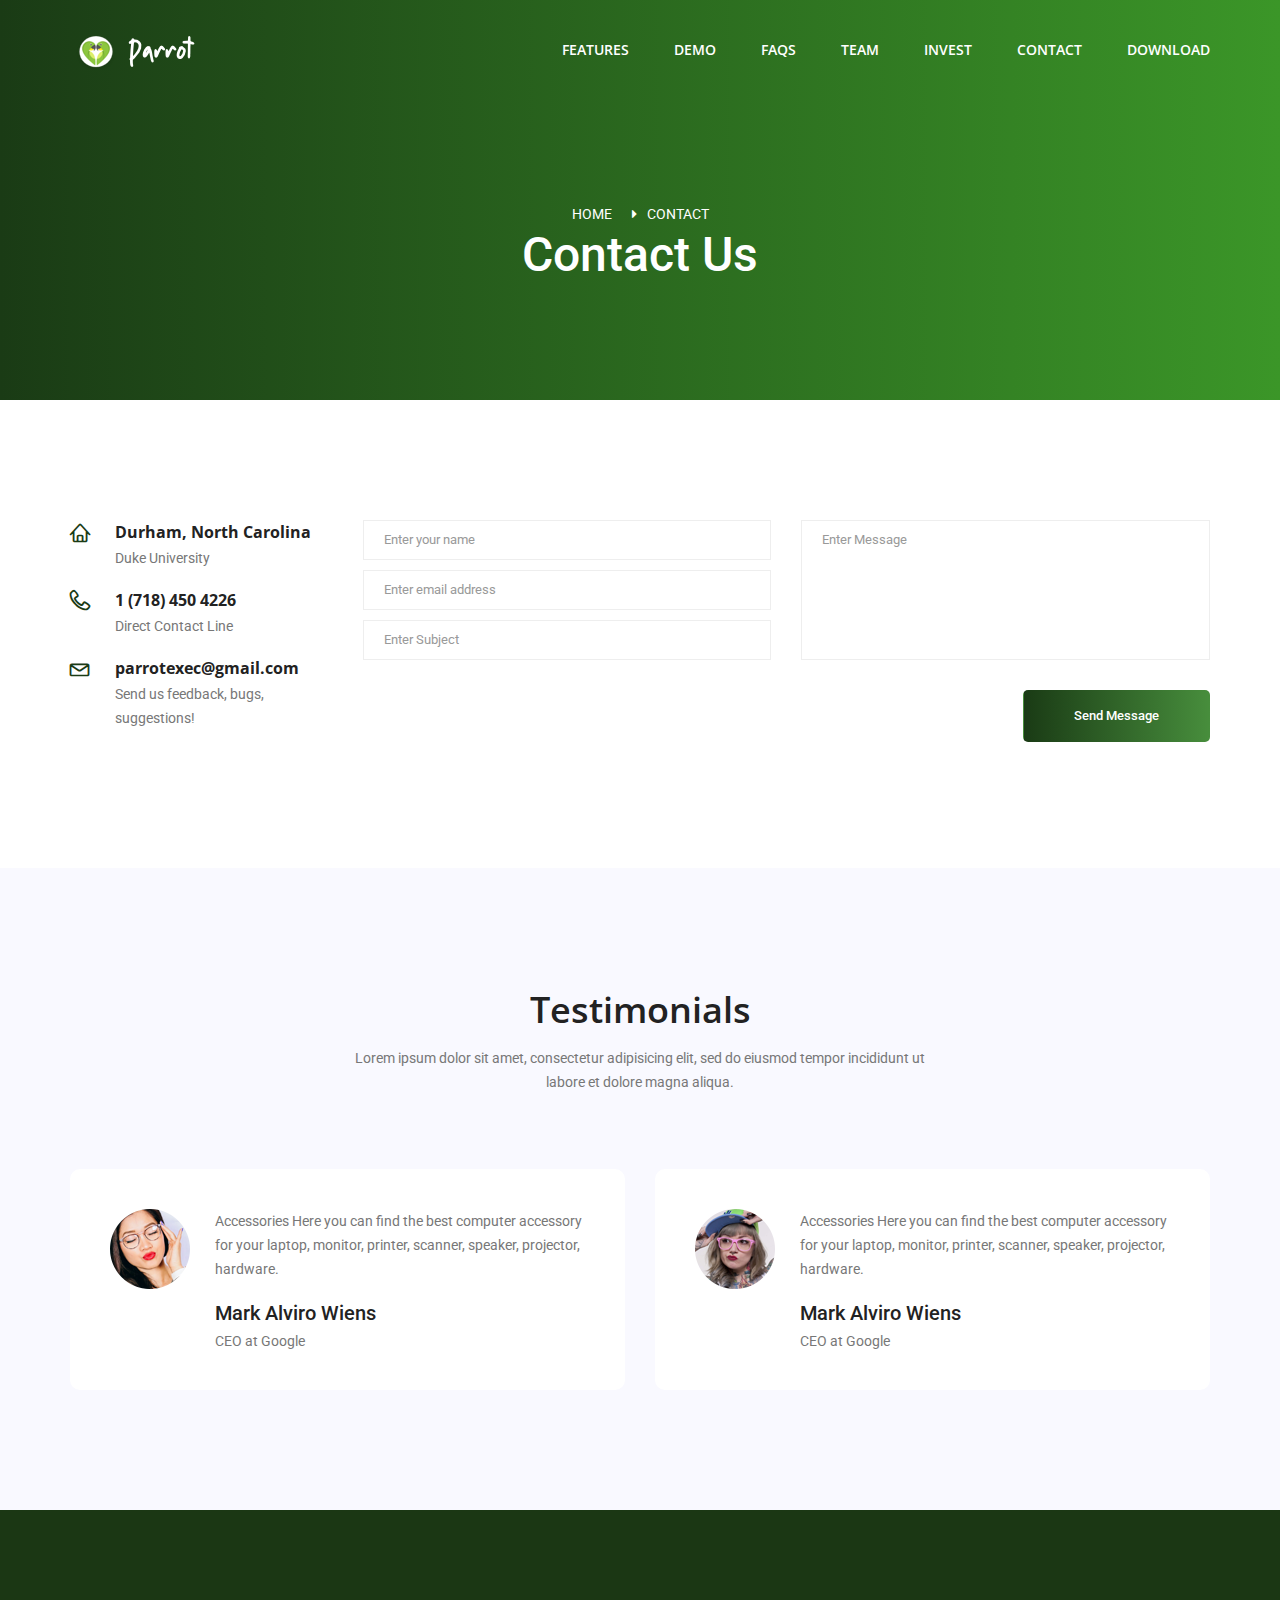
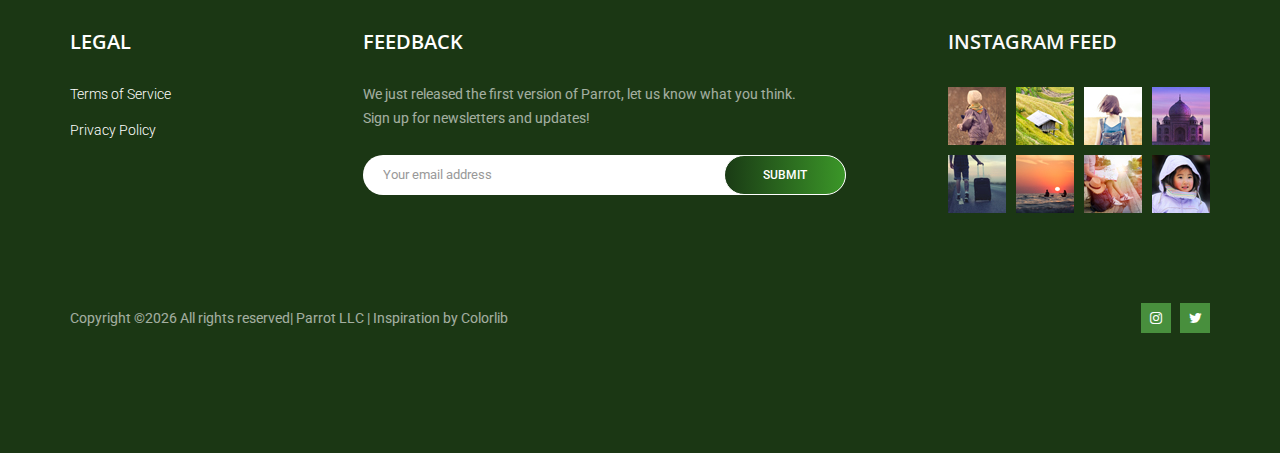
<file: contact.html>
<!doctype html>
<html lang="en">
    <head>
        <!-- Required meta tags -->
        <meta charset="utf-8">
        <meta name="viewport" content="width=device-width, initial-scale=1, shrink-to-fit=no">
        <link rel="icon" href="img/favicon.png" type="image/png">
        <title>Parrot - Social Network</title>
        <!-- Bootstrap CSS -->
        <link rel="stylesheet" href="css/bootstrap.css">
        <link rel="stylesheet" href="vendors/linericon/style.css">
        <link rel="stylesheet" href="css/font-awesome.min.css">
        <link rel="stylesheet" href="vendors/owl-carousel/owl.carousel.min.css">
        <link rel="stylesheet" href="vendors/lightbox/simpleLightbox.css">
        <link rel="stylesheet" href="vendors/nice-select/css/nice-select.css">
        <link rel="stylesheet" href="vendors/animate-css/animate.css">
        <!-- main css -->
        <link rel="stylesheet" href="css/style.css">
        <link rel="stylesheet" href="css/responsive.css">
    </head>
    <body>
        
       <!--================Header Menu Area =================-->
       <header class="header_area overlay">
            <div class="main_menu" id="mainNav">
            	<nav class="navbar navbar-expand-lg navbar-light">
					<div class="container">
						<!-- Brand and toggle get grouped for better mobile display -->
						<a class="navbar-brand logo_h" href="index.html"><img src="img/logo.png" alt=""></a>
						<button class="navbar-toggler" type="button" data-toggle="collapse" data-target="#navbarSupportedContent" aria-controls="navbarSupportedContent" aria-expanded="false" aria-label="Toggle navigation">
							<span class="icon-bar"></span>
							<span class="icon-bar"></span>
							<span class="icon-bar"></span>
						</button>
						<!-- Collect the nav links, forms, and other content for toggling -->
						<div class="collapse navbar-collapse offset" id="navbarSupportedContent">
							<ul class="nav navbar-nav menu_nav ml-auto">
								<!-- <li class="nav-item active"><a class="nav-link" href="#home">Home</a></li>  -->
								<li class="nav-item"><a class="nav-link" href="index.html#chirps">FEATURES</a></li> 
								<li class="nav-item"><a class="nav-link" href="index.html#video">DEMO</a></li> 
								<li class="nav-item"><a class="nav-link" href="#price">FAQs</a></li> 
								<li class="nav-item"><a class="nav-link" href="team.html">TEAM</a></li> 
								<li class="nav-item"><a class="nav-link" href="investor.html" >Invest</a></li> 
								<!-- <li class="nav-item submenu dropdown">
									<a href="#" class="nav-link dropdown-toggle" data-toggle="dropdown" role="button" aria-haspopup="true" aria-expanded="false">Pages</a>
									<ul class="dropdown-menu">
										<li class="nav-item"><a class="nav-link" href="elements.html">Elements</a></li>
									</ul>
								</li>  
								<li class="nav-item submenu dropdown">
									<a href="investor.html" class="nav-link dropdown-toggle" data-toggle="dropdown" role="button" aria-haspopup="true" aria-expanded="false">Invest</a>
									<ul class="dropdown-menu">
										<li class="nav-item"><a class="nav-link" href="blog.html">Blog</a></li>
										<li class="nav-item"><a class="nav-link" href="single-blog.html">Blog Details</a></li>
									</ul> -->
								</li> 
								<li class="nav-item"><a class="nav-link" href="contact.html">CONTACT</a></li>
								<li class="nav-item"><a class="nav-link" href="http://bit.ly/theparrotapp" target="_blank">Download</a></li>
							</ul>
							
						</div> 
					</div>
            	</nav>
            </div>
        </header>
        <!--================Header Menu Area =================-->
        
        <!--================Home Banner Area =================-->
        <section class="banner_area">
            <div class="banner_inner d-flex align-items-center">
            	<div class="overlay bg-parallax" data-stellar-ratio="0.9" data-stellar-vertical-offset="0" data-background=""></div>
				<div class="container">
					<div class="banner_content text-center">
						<div class="page_link">
							<a href="index.html">Home</a>
							<a href="contact.html">Contact</a>
						</div>
						<h2>Contact Us</h2>
					</div>
				</div>
            </div>
        </section>
        <!--================End Home Banner Area =================-->
        
        <!--================Contact Area =================-->
        <section class="contact_area p_120">
            <div class="container">
                <div class="row">
                    <div class="col-lg-3">
                        <div class="contact_info">
                            <div class="info_item">
                                <i class="lnr lnr-home"></i>
                                <h6>Durham, North Carolina</h6>
                                <p>Duke University</p>
                            </div>
                            <div class="info_item">
                                <i class="lnr lnr-phone-handset"></i>
                                <h6><a href="#">1 (718) 450 4226</a></h6>
                                <p>Direct Contact Line</p>
                            </div>
                            <div class="info_item">
                                <i class="lnr lnr-envelope"></i>
                                <h6><a href="#">parrotexec@gmail.com</a></h6>
                                <p>Send us feedback, bugs, suggestions!</p>
                            </div>
                        </div>
                    </div>
                    <div class="col-lg-9">
                        <form class="row contact_form" action="contact_process.php" method="post" id="contactForm" novalidate="novalidate">
                            <div class="col-md-6">
                                <div class="form-group">
                                    <input type="text" class="form-control" id="name" name="name" placeholder="Enter your name">
                                </div>
                                <div class="form-group">
                                    <input type="email" class="form-control" id="email" name="email" placeholder="Enter email address">
                                </div>
                                <div class="form-group">
                                    <input type="text" class="form-control" id="subject" name="subject" placeholder="Enter Subject">
                                </div>
                            </div>
                            <div class="col-md-6">
                                <div class="form-group">
                                    <textarea class="form-control" name="message" id="message" rows="1" placeholder="Enter Message"></textarea>
                                </div>
                            </div>
                            <div class="col-md-12 text-right">
                                <button type="submit" value="submit" class="btn submit_btn">Send Message</button>
                            </div>
                        </form>
                    </div>
                </div>
            </div>
        </section>
        <!--================Contact Area =================-->
        <!--================Testimonials Area =================-->
        <section class="testimonials_area p_120">
        	<div class="container">
        		<div class="main_title">
        			<h2>Testimonials</h2>
        			<p>Lorem ipsum dolor sit amet, consectetur adipisicing elit, sed do eiusmod tempor incididunt ut labore  et dolore magna aliqua.</p>
        		</div>
        		<div class="testi_slider owl-carousel">
        			<div class="item">
        				<div class="testi_item">
							<div class="media">
								<div class="d-flex">
									<img src="img/testimonials/testi-1.png" alt="">
								</div>
								<div class="media-body">
									<p>Accessories Here you can find the best computer accessory for your laptop, monitor, printer, scanner, speaker, projector, hardware.</p>
									<h4>Mark Alviro Wiens</h4>
									<h5>CEO at Google</h5>
								</div>
							</div>
        				</div>
        			</div>
        			<div class="item">
        				<div class="testi_item">
							<div class="media">
								<div class="d-flex">
									<img src="img/testimonials/testi-2.png" alt="">
								</div>
								<div class="media-body">
									<p>Accessories Here you can find the best computer accessory for your laptop, monitor, printer, scanner, speaker, projector, hardware.</p>
									<h4>Mark Alviro Wiens</h4>
									<h5>CEO at Google</h5>
								</div>
							</div>
        				</div>
        			</div>
        		</div>
        	</div>
        </section>
        <!--================End Testimonials Area =================-->
       <!--================ start footer Area  =================-->	
       <footer class="footer-area p_120">
            <div class="container">
                <div class="row">
                    <div class="col-lg-3  col-md-6 col-sm-6">
                        <div class="single-footer-widget tp_widgets">
                           <h6 class="footer_title">Legal</h6>
                            <ul class="list">
                            	<li><a href="https://cameronking4.github.io/Parrot-HP/terms.html" target="_blank">Terms of Service</a></li>
                            	<li><a href="https://cameronking4.github.io/Parrot-HP/privacy.html" target="_blank">Privacy Policy</a></li>
                            </ul>
                        </div>
                    </div>
                    <div class="col-lg-5 col-md-6 col-sm-6">
                        <div class="single-footer-widget news_widgets">
                            <h6 class="footer_title">Feedback</h6>
                            <p>We just released the first version of Parrot, let us know what you think. Sign up for newsletters and updates!</p>		
                            <div id="mc_embed_signup">
                                <form target="_blank" action="https://spondonit.us12.list-manage.com/subscribe/post?u=1462626880ade1ac87bd9c93a&amp;id=92a4423d01" method="get" class="subscribe_form relative">
                                    <div class="input-group d-flex flex-row">
                                        <input name="EMAIL" placeholder="Your email address" onfocus="this.placeholder = ''" onblur="this.placeholder = 'Email Address '" required="" type="email" style="border:none">
                                        <button class="btn sub-btn">SUBMIT</button>		
                                    </div>									
                                    <div class="mt-10 info"></div>
                                </form>
                            </div>
                        </div>
                    </div>
                    <div class="col-lg-3 col-md-6 col-sm-6 offset-lg-1">
                        <div class="single-footer-widget instafeed">
                            <h6 class="footer_title"> <a href="http://instagram.com/getparrot" target="_blank" style="color: #fafafa">Instagram Feed</a></h6>
                            <ul class="list instafeed d-flex flex-wrap">
                                <li><img src="img/instagram/Image-01.jpg" alt=""></li>
                                <li><img src="img/instagram/Image-02.jpg" alt=""></li>
                                <li><img src="img/instagram/Image-03.jpg" alt=""></li>
                                <li><img src="img/instagram/Image-04.jpg" alt=""></li>
                                <li><img src="img/instagram/Image-05.jpg" alt=""></li>
                                <li><img src="img/instagram/Image-06.jpg" alt=""></li>
                                <li><img src="img/instagram/Image-07.jpg" alt=""></li>
                                <li><img src="img/instagram/Image-08.jpg" alt=""></li>
                            </ul>
                        </div>
                    </div>	
                </div>
                <div class="row footer-bottom d-flex justify-content-between align-items-center">
                    <p class="col-lg-8 col-md-8 footer-text m-0"><!-- Link back to Colorlib can't be removed. Template is licensed under CC BY 3.0. -->
Copyright &copy;<script>document.write(new Date().getFullYear());</script> All rights reserved| Parrot LLC |  Inspiration by <a href="https://colorlib.com" target="_blank">Colorlib</a>
<!-- Link back to Colorlib can't be removed. Template is licensed under CC BY 3.0. --></p>
                    <div class="col-lg-4 col-md-4 footer-social">
                        <a href="#" style="background-color:#488f3d"><i class="fa fa-instagram"></i></a>
                        <a href="#" style="background-color:#488f3d"><i class="fa fa-twitter"></i></a>
                    </div>
                </div>
            </div>
        </footer>
		<!--================ End footer Area  =================-->
        
        
        
        
        
        <!-- Optional JavaScript -->
        <!-- jQuery first, then Popper.js, then Bootstrap JS -->
        <script src="js/jquery-3.2.1.min.js"></script>
        <script src="js/popper.js"></script>
        <script src="js/bootstrap.min.js"></script>
        <script src="js/stellar.js"></script>
        <script src="vendors/lightbox/simpleLightbox.min.js"></script>
        <script src="vendors/nice-select/js/jquery.nice-select.min.js"></script>
        <script src="vendors/isotope/imagesloaded.pkgd.min.js"></script>
        <script src="vendors/isotope/isotope-min.js"></script>
        <script src="vendors/owl-carousel/owl.carousel.min.js"></script>
        <script src="js/jquery.ajaxchimp.min.js"></script>
        <script src="vendors/counter-up/jquery.waypoints.min.js"></script>
        <script src="vendors/counter-up/jquery.counterup.js"></script>
        <script src="js/mail-script.js"></script>
        <script src="vendors/popup/jquery.magnific-popup.min.js"></script>
        <script src="js/theme.js"></script>
    </body>
</html>
</file>
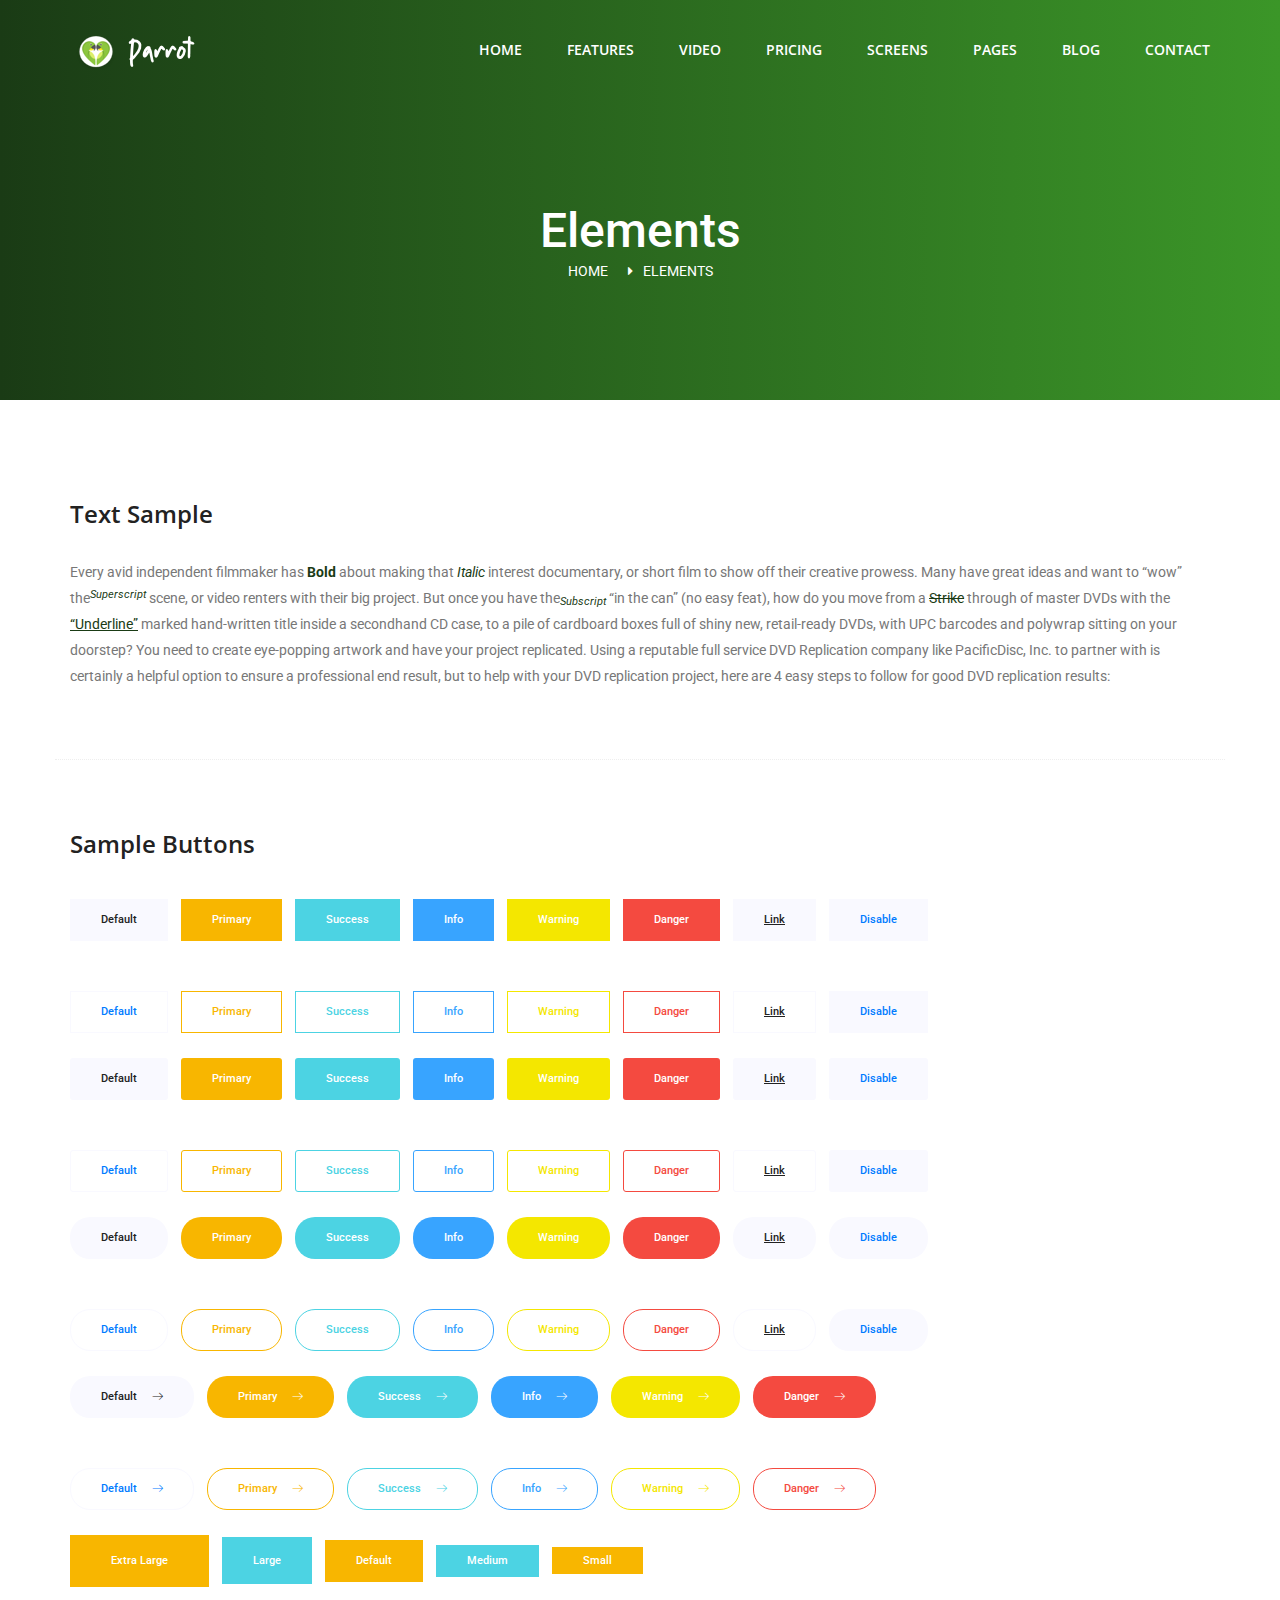
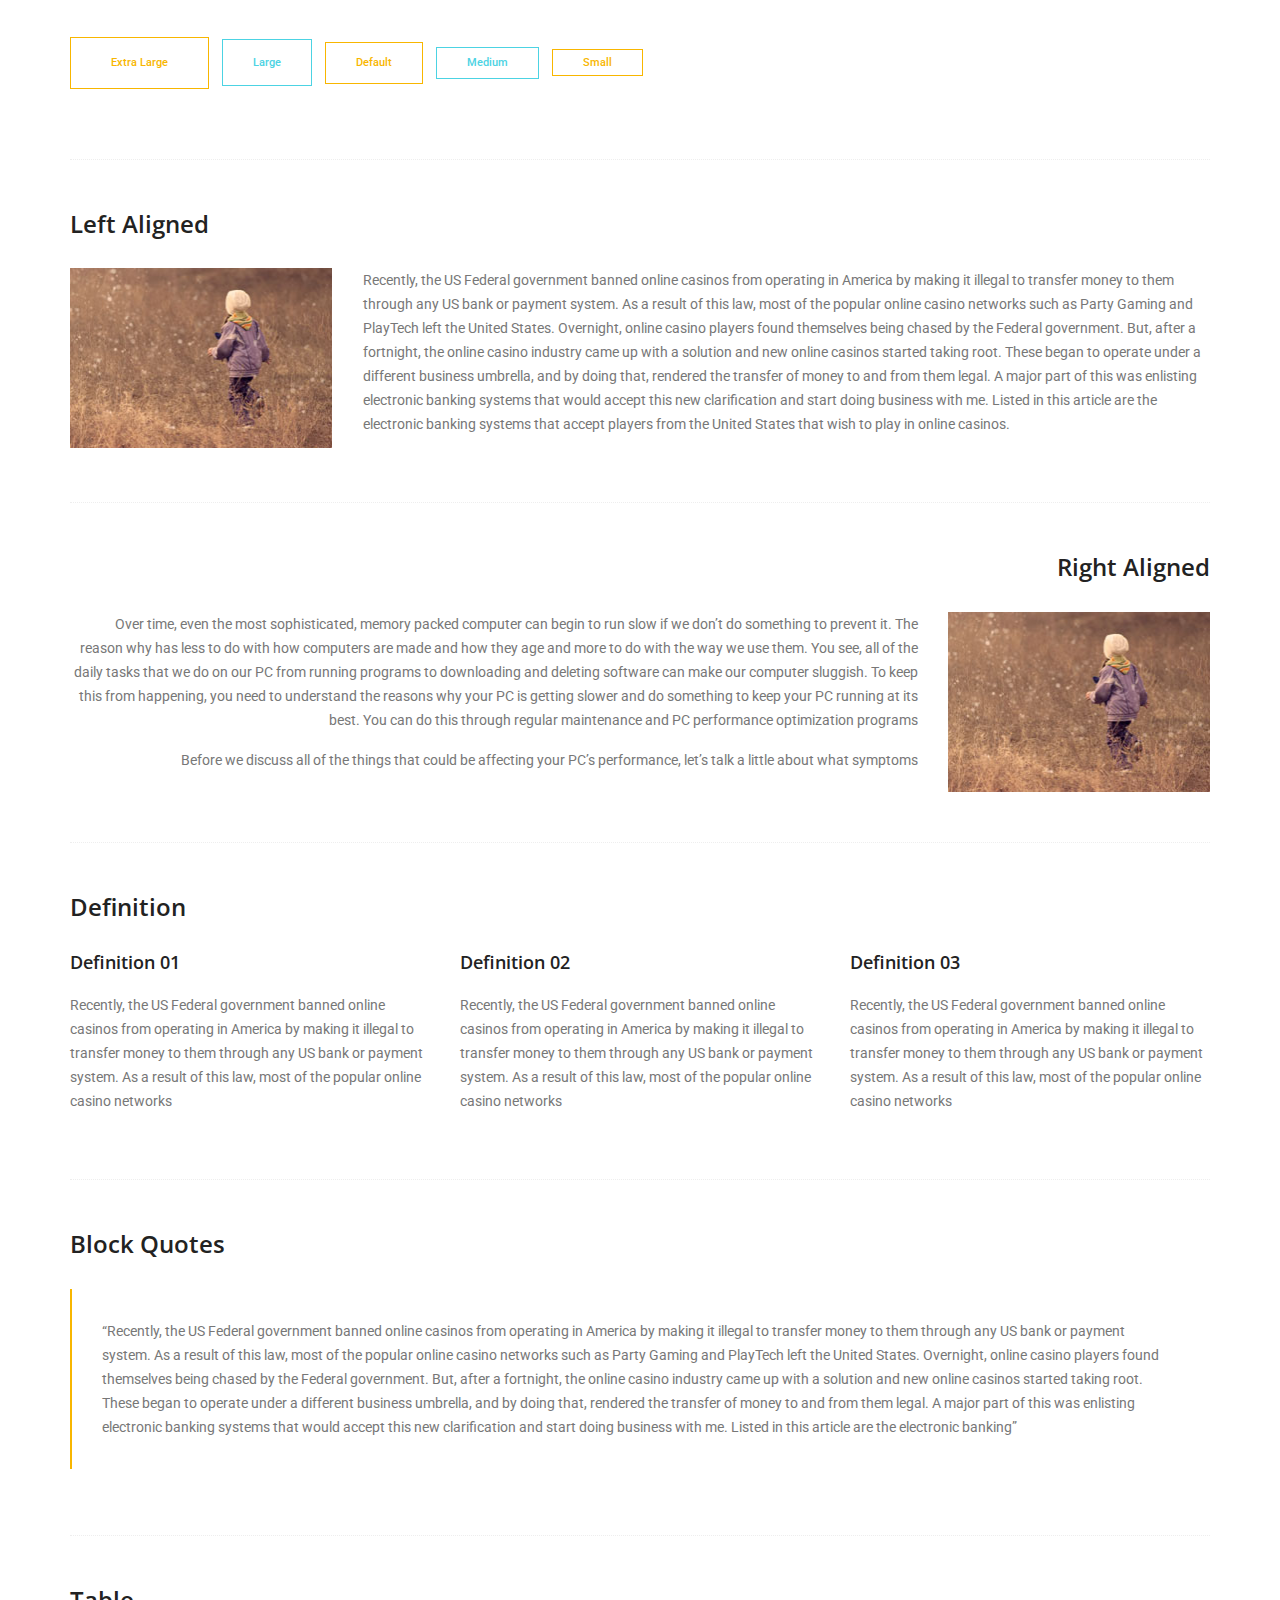
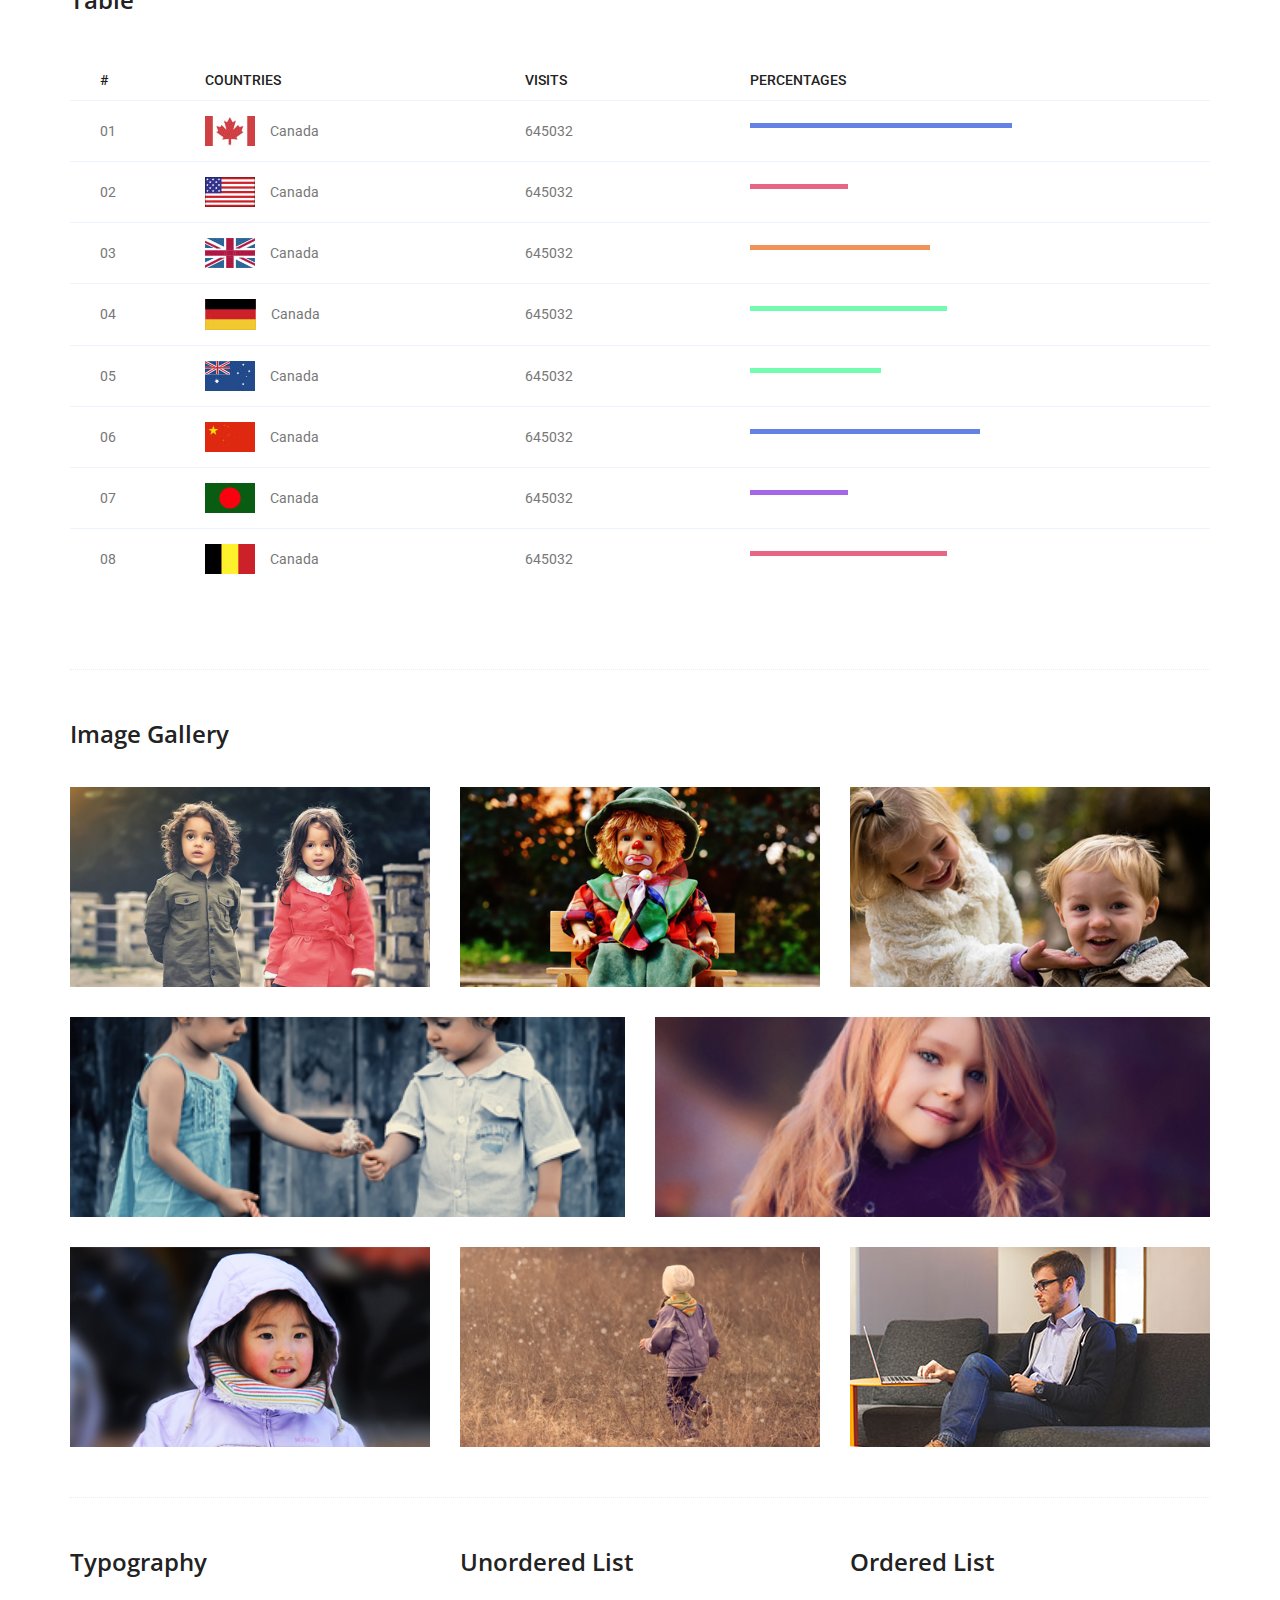
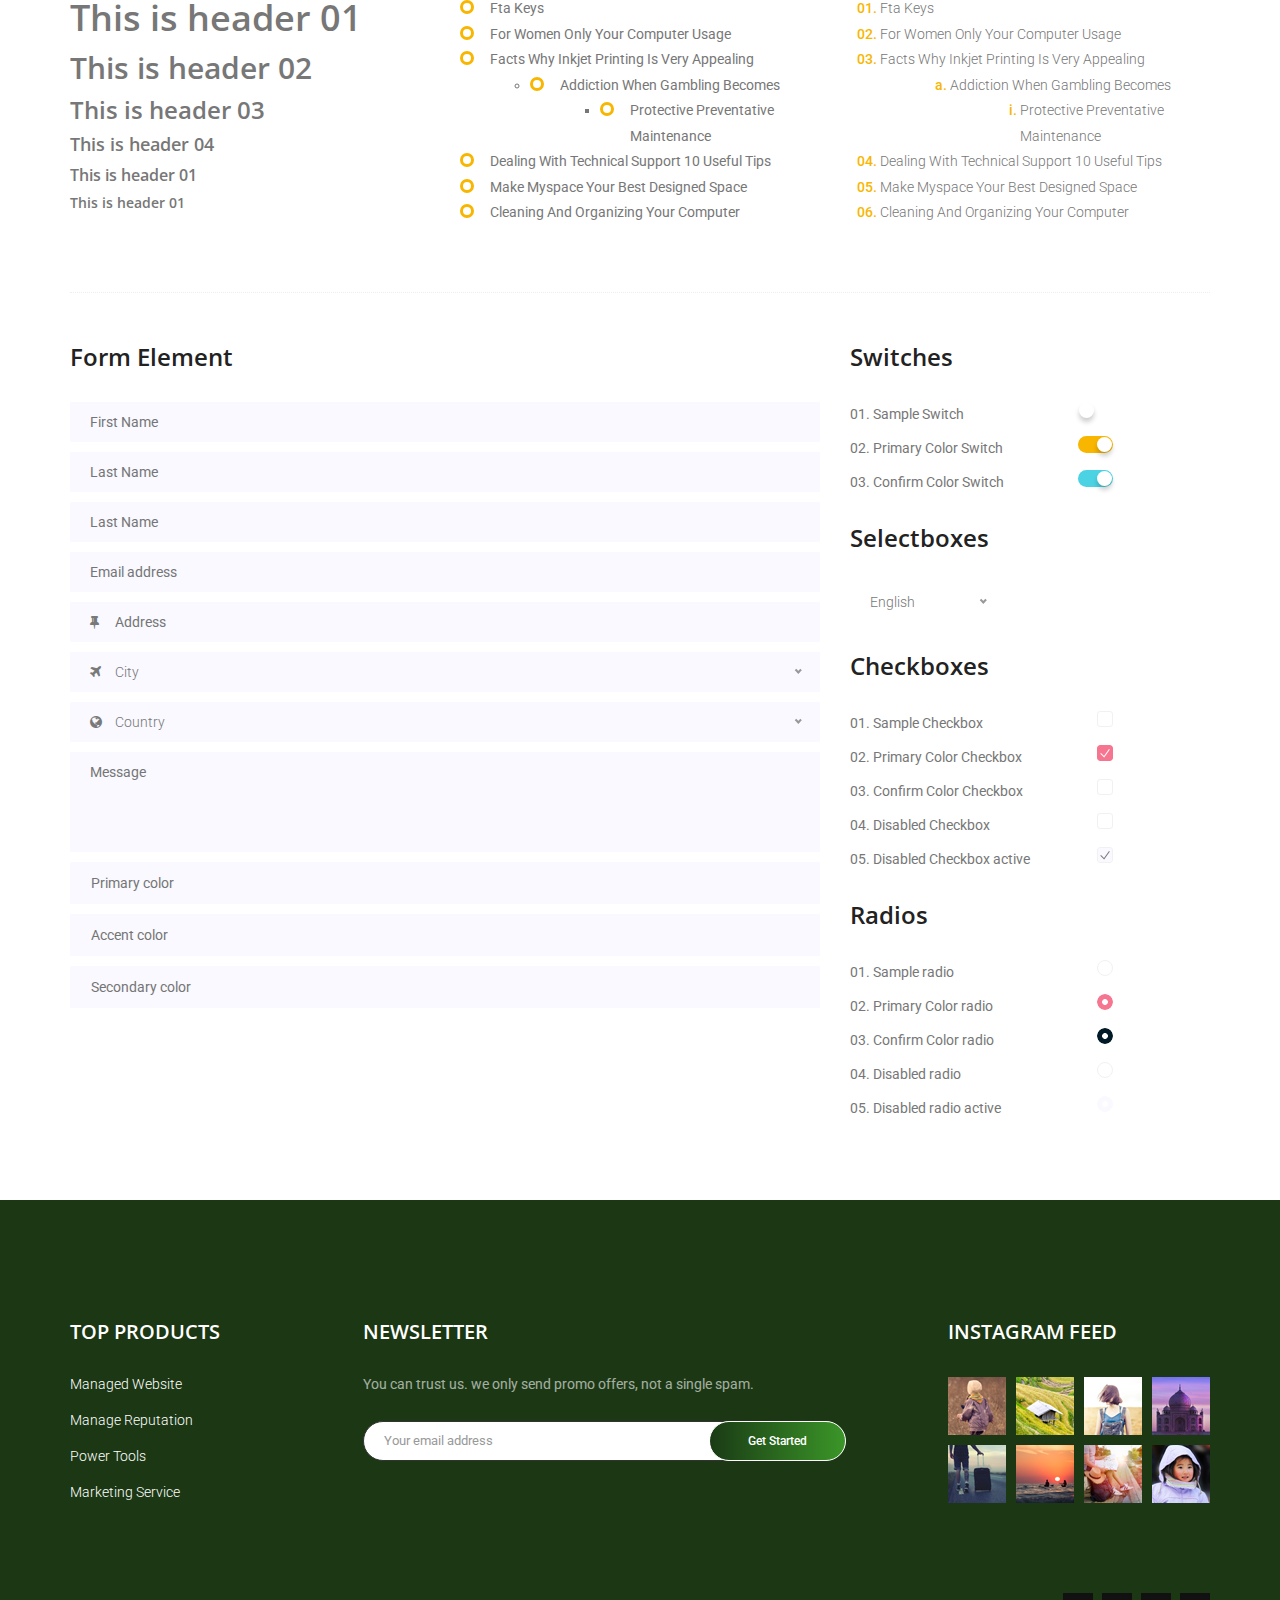
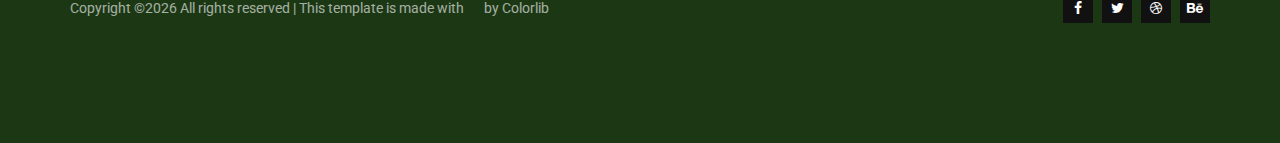
<file: elements.html>
<!doctype html>
<html lang="en">
    <head>
        <!-- Required meta tags -->
        <meta charset="utf-8">
        <meta name="viewport" content="width=device-width, initial-scale=1, shrink-to-fit=no">
        <link rel="icon" href="img/favicon.png" type="image/png">
        <title>BulkApp</title>
        <!-- Bootstrap CSS -->
        <link rel="stylesheet" href="css/bootstrap.css">
        <link rel="stylesheet" href="vendors/linericon/style.css">
        <link rel="stylesheet" href="css/font-awesome.min.css">
        <link rel="stylesheet" href="vendors/owl-carousel/owl.carousel.min.css">
        <link rel="stylesheet" href="vendors/lightbox/simpleLightbox.css">
        <link rel="stylesheet" href="vendors/nice-select/css/nice-select.css">
        <link rel="stylesheet" href="vendors/animate-css/animate.css">
        <!-- main css -->
        <link rel="stylesheet" href="css/style.css">
        <link rel="stylesheet" href="css/responsive.css">
    </head>
    <body>
        
        <!--================Header Menu Area =================-->
        <header class="header_area">
            <div class="main_menu">
            	<nav class="navbar navbar-expand-lg navbar-light">
					<div class="container">
						<!-- Brand and toggle get grouped for better mobile display -->
						<a class="navbar-brand logo_h" href="index.html"><img src="img/logo.png" alt=""></a>
						<button class="navbar-toggler" type="button" data-toggle="collapse" data-target="#navbarSupportedContent" aria-controls="navbarSupportedContent" aria-expanded="false" aria-label="Toggle navigation">
							<span class="icon-bar"></span>
							<span class="icon-bar"></span>
							<span class="icon-bar"></span>
						</button>
						<!-- Collect the nav links, forms, and other content for toggling -->
						<div class="collapse navbar-collapse offset" id="navbarSupportedContent">
							<ul class="nav navbar-nav menu_nav ml-auto">
								<li class="nav-item active"><a class="nav-link" href="index.html">Home</a></li> 
								<li class="nav-item"><a class="nav-link" href="index.html">FEATURES</a></li> 
								<li class="nav-item"><a class="nav-link" href="index.html">VIDEO</a>
								<li class="nav-item"><a class="nav-link" href="index.html">PRICING</a>
								<li class="nav-item"><a class="nav-link" href="index.html">SCREENS</a>
								<li class="nav-item submenu dropdown">
									<a href="#" class="nav-link dropdown-toggle" data-toggle="dropdown" role="button" aria-haspopup="true" aria-expanded="false">Pages</a>
									<ul class="dropdown-menu">
										<li class="nav-item"><a class="nav-link" href="elements.html">Elements</a></li>
									</ul>
								</li> 
								<li class="nav-item submenu dropdown">
									<a href="#" class="nav-link dropdown-toggle" data-toggle="dropdown" role="button" aria-haspopup="true" aria-expanded="false">Blog</a>
									<ul class="dropdown-menu">
										<li class="nav-item"><a class="nav-link" href="blog.html">Blog</a></li>
										<li class="nav-item"><a class="nav-link" href="single-blog.html">Blog Details</a></li>
									</ul>
								</li> 
								<li class="nav-item"><a class="nav-link" href="contact.html">Contact</a></li>
							</ul>
						</div> 
					</div>
            	</nav>
            </div>
        </header>
        <!--================Header Menu Area =================-->
        
        <!--================Home Banner Area =================-->
        <section class="banner_area">
            <div class="banner_inner d-flex align-items-center">
            	<div class="overlay bg-parallax" data-stellar-ratio="0.9" data-stellar-vertical-offset="0" data-background=""></div>
				<div class="container">
					<div class="banner_content text-center">
						<h2>Elements</h2>
						<div class="page_link">
							<a href="index.html">Home</a>
							<a href="elements.html">Elements</a>
						</div>
					</div>
				</div>
            </div>
        </section>
        <!--================End Home Banner Area =================-->
        
        
        <!-- Start Sample Area -->
			<section class="sample-text-area">
				<div class="container">
					<h3 class="text-heading title_color">Text Sample</h3>
					<p class="sample-text">
						Every avid independent filmmaker has <b>Bold</b> about making that <i>Italic</i> interest documentary, or short film to show off their creative prowess. Many have great ideas and want to “wow” the<sup>Superscript</sup> scene, or video renters with their big project.  But once you have the<sub>Subscript</sub> “in the can” (no easy feat), how do you move from a <del>Strike</del> through of master DVDs with the <u>“Underline”</u> marked hand-written title inside a secondhand CD case, to a pile of cardboard boxes full of shiny new, retail-ready DVDs, with UPC barcodes and polywrap sitting on your doorstep?  You need to create eye-popping artwork and have your project replicated. Using a reputable full service DVD Replication company like PacificDisc, Inc. to partner with is certainly a helpful option to ensure a professional end result, but to help with your DVD replication project, here are 4 easy steps to follow for good DVD replication results: 

					</p>
				</div>
			</section>
			<!-- End Sample Area -->
			<!-- Start Button -->
			<section class="button-area">
				<div class="container border-top-generic">
					<h3 class="text-heading title_color">Sample Buttons</h3>
					<div class="button-group-area">
						<a href="#" class="genric-btn default">Default</a>
						<a href="#" class="genric-btn primary">Primary</a>
						<a href="#" class="genric-btn success">Success</a>
						<a href="#" class="genric-btn info">Info</a>
						<a href="#" class="genric-btn warning">Warning</a>
						<a href="#" class="genric-btn danger">Danger</a>
						<a href="#" class="genric-btn link">Link</a>
						<a href="#" class="genric-btn disable">Disable</a>
					</div>
					<div class="button-group-area mt-10">
						<a href="#" class="genric-btn default-border">Default</a>
						<a href="#" class="genric-btn primary-border">Primary</a>
						<a href="#" class="genric-btn success-border">Success</a>
						<a href="#" class="genric-btn info-border">Info</a>
						<a href="#" class="genric-btn warning-border">Warning</a>
						<a href="#" class="genric-btn danger-border">Danger</a>
						<a href="#" class="genric-btn link-border">Link</a>
						<a href="#" class="genric-btn disable">Disable</a>
					</div>
					<div class="button-group-area mt-40">
						<a href="#" class="genric-btn default radius">Default</a>
						<a href="#" class="genric-btn primary radius">Primary</a>
						<a href="#" class="genric-btn success radius">Success</a>
						<a href="#" class="genric-btn info radius">Info</a>
						<a href="#" class="genric-btn warning radius">Warning</a>
						<a href="#" class="genric-btn danger radius">Danger</a>
						<a href="#" class="genric-btn link radius">Link</a>
						<a href="#" class="genric-btn disable radius">Disable</a>
					</div>
					<div class="button-group-area mt-10">
						<a href="#" class="genric-btn default-border radius">Default</a>
						<a href="#" class="genric-btn primary-border radius">Primary</a>
						<a href="#" class="genric-btn success-border radius">Success</a>
						<a href="#" class="genric-btn info-border radius">Info</a>
						<a href="#" class="genric-btn warning-border radius">Warning</a>
						<a href="#" class="genric-btn danger-border radius">Danger</a>
						<a href="#" class="genric-btn link-border radius">Link</a>
						<a href="#" class="genric-btn disable radius">Disable</a>
					</div>
					<div class="button-group-area mt-40">
						<a href="#" class="genric-btn default circle">Default</a>
						<a href="#" class="genric-btn primary circle">Primary</a>
						<a href="#" class="genric-btn success circle">Success</a>
						<a href="#" class="genric-btn info circle">Info</a>
						<a href="#" class="genric-btn warning circle">Warning</a>
						<a href="#" class="genric-btn danger circle">Danger</a>
						<a href="#" class="genric-btn link circle">Link</a>
						<a href="#" class="genric-btn disable circle">Disable</a>
					</div>
					<div class="button-group-area mt-10">
						<a href="#" class="genric-btn default-border circle">Default</a>
						<a href="#" class="genric-btn primary-border circle">Primary</a>
						<a href="#" class="genric-btn success-border circle">Success</a>
						<a href="#" class="genric-btn info-border circle">Info</a>
						<a href="#" class="genric-btn warning-border circle">Warning</a>
						<a href="#" class="genric-btn danger-border circle">Danger</a>
						<a href="#" class="genric-btn link-border circle">Link</a>
						<a href="#" class="genric-btn disable circle">Disable</a>
					</div>
					<div class="button-group-area mt-40">
						<a href="#" class="genric-btn default circle arrow">Default<span class="lnr lnr-arrow-right"></span></a>
						<a href="#" class="genric-btn primary circle arrow">Primary<span class="lnr lnr-arrow-right"></span></a>
						<a href="#" class="genric-btn success circle arrow">Success<span class="lnr lnr-arrow-right"></span></a>
						<a href="#" class="genric-btn info circle arrow">Info<span class="lnr lnr-arrow-right"></span></a>
						<a href="#" class="genric-btn warning circle arrow">Warning<span class="lnr lnr-arrow-right"></span></a>
						<a href="#" class="genric-btn danger circle arrow">Danger<span class="lnr lnr-arrow-right"></span></a>
					</div>
					<div class="button-group-area mt-10">
						<a href="#" class="genric-btn default-border circle arrow">Default<span class="lnr lnr-arrow-right"></span></a>
						<a href="#" class="genric-btn primary-border circle arrow">Primary<span class="lnr lnr-arrow-right"></span></a>
						<a href="#" class="genric-btn success-border circle arrow">Success<span class="lnr lnr-arrow-right"></span></a>
						<a href="#" class="genric-btn info-border circle arrow">Info<span class="lnr lnr-arrow-right"></span></a>
						<a href="#" class="genric-btn warning-border circle arrow">Warning<span class="lnr lnr-arrow-right"></span></a>
						<a href="#" class="genric-btn danger-border circle arrow">Danger<span class="lnr lnr-arrow-right"></span></a>
					</div>
					<div class="button-group-area mt-40">
						<a href="#" class="genric-btn primary e-large">Extra Large</a>
						<a href="#" class="genric-btn success large">Large</a>
						<a href="#" class="genric-btn primary">Default</a>
						<a href="#" class="genric-btn success medium">Medium</a>
						<a href="#" class="genric-btn primary small">Small</a>
					</div>
					<div class="button-group-area mt-10">
						<a href="#" class="genric-btn primary-border e-large">Extra Large</a>
						<a href="#" class="genric-btn success-border large">Large</a>
						<a href="#" class="genric-btn primary-border">Default</a>
						<a href="#" class="genric-btn success-border medium">Medium</a>
						<a href="#" class="genric-btn primary-border small">Small</a>
					</div>
				</div>
			</section>
			<!-- End Button -->
			<!-- Start Align Area -->
			<div class="whole-wrap">
				<div class="container">
					<div class="section-top-border">
						<h3 class="mb-30 title_color">Left Aligned</h3>
						<div class="row">
							<div class="col-md-3">
								<img src="img/elements/d.jpg" alt="" class="img-fluid">
							</div>
							<div class="col-md-9 mt-sm-20 left-align-p">
								<p>Recently, the US Federal government banned online casinos from operating in America by making it illegal to transfer money to them through any US bank or payment system. As a result of this law, most of the popular online casino networks such as Party Gaming and PlayTech left the United States. Overnight, online casino players found themselves being chased by the Federal government. But, after a fortnight, the online casino industry came up with a solution and new online casinos started taking root. These began to operate under a different business umbrella, and by doing that, rendered the transfer of money to and from them legal. A major part of this was enlisting electronic banking systems that would accept this new clarification and start doing business with me. Listed in this article are the electronic banking systems that accept players from the United States that wish to play in online casinos.</p>
							</div>
						</div>
					</div>
					<div class="section-top-border text-right">
						<h3 class="mb-30 title_color">Right Aligned</h3>
						<div class="row">
							<div class="col-md-9">
								<p class="text-right">Over time, even the most sophisticated, memory packed computer can begin to run slow if we don’t do something to prevent it. The reason why has less to do with how computers are made and how they age and more to do with the way we use them. You see, all of the daily tasks that we do on our PC from running programs to downloading and deleting software can make our computer sluggish. To keep this from happening, you need to understand the reasons why your PC is getting slower and do something to keep your PC running at its best. You can do this through regular maintenance and PC performance optimization programs</p>
								<p class="text-right">Before we discuss all of the things that could be affecting your PC’s performance, let’s talk a little about what symptoms</p>
							</div>
							<div class="col-md-3">
								<img src="img/elements/d.jpg" alt="" class="img-fluid">
							</div>
						</div>
					</div>
					<div class="section-top-border">
						<h3 class="mb-30 title_color">Definition</h3>
						<div class="row">
							<div class="col-md-4">
								<div class="single-defination">
									<h4 class="mb-20">Definition 01</h4>
									<p>Recently, the US Federal government banned online casinos from operating in America by making it illegal to transfer money to them through any US bank or payment system. As a result of this law, most of the popular online casino networks</p>
								</div>
							</div>
							<div class="col-md-4">
								<div class="single-defination">
									<h4 class="mb-20">Definition 02</h4>
									<p>Recently, the US Federal government banned online casinos from operating in America by making it illegal to transfer money to them through any US bank or payment system. As a result of this law, most of the popular online casino networks</p>
								</div>
							</div>
							<div class="col-md-4">
								<div class="single-defination">
									<h4 class="mb-20">Definition 03</h4>
									<p>Recently, the US Federal government banned online casinos from operating in America by making it illegal to transfer money to them through any US bank or payment system. As a result of this law, most of the popular online casino networks</p>
								</div>
							</div>
						</div>
					</div>
					<div class="section-top-border">
						<h3 class="mb-30 title_color">Block Quotes</h3>
						<div class="row">
							<div class="col-lg-12">
								<blockquote class="generic-blockquote">
									“Recently, the US Federal government banned online casinos from operating in America by making it illegal to transfer money to them through any US bank or payment system. As a result of this law, most of the popular online casino networks such as Party Gaming and PlayTech left the United States. Overnight, online casino players found themselves being chased by the Federal government. But, after a fortnight, the online casino industry came up with a solution and new online casinos started taking root. These began to operate under a different business umbrella, and by doing that, rendered the transfer of money to and from them legal. A major part of this was enlisting electronic banking systems that would accept this new clarification and start doing business with me. Listed in this article are the electronic banking” 
								</blockquote>
							</div>
						</div>
					</div>
					<div class="section-top-border">
						<h3 class="mb-30 title_color">Table</h3>
						<div class="progress-table-wrap">
							<div class="progress-table">
								<div class="table-head">
									<div class="serial">#</div>
									<div class="country">Countries</div>
									<div class="visit">Visits</div>
									<div class="percentage">Percentages</div>
								</div>
								<div class="table-row">
									<div class="serial">01</div>
									<div class="country"> <img src="img/elements/f1.jpg" alt="flag">Canada</div>
									<div class="visit">645032</div>
									<div class="percentage">
										<div class="progress">
											<div class="progress-bar color-1" role="progressbar" style="width: 80%" aria-valuenow="80" aria-valuemin="0" aria-valuemax="100"></div>
										</div>
									</div>
								</div>
								<div class="table-row">
									<div class="serial">02</div>
									<div class="country"> <img src="img/elements/f2.jpg" alt="flag">Canada</div>
									<div class="visit">645032</div>
									<div class="percentage">
										<div class="progress">
											<div class="progress-bar color-2" role="progressbar" style="width: 30%" aria-valuenow="30" aria-valuemin="0" aria-valuemax="100"></div>
										</div>
									</div>
								</div>
								<div class="table-row">
									<div class="serial">03</div>
									<div class="country"> <img src="img/elements/f3.jpg" alt="flag">Canada</div>
									<div class="visit">645032</div>
									<div class="percentage">
										<div class="progress">
											<div class="progress-bar color-3" role="progressbar" style="width: 55%" aria-valuenow="55" aria-valuemin="0" aria-valuemax="100"></div>
										</div>
									</div>
								</div>
								<div class="table-row">
									<div class="serial">04</div>
									<div class="country"> <img src="img/elements/f4.jpg" alt="flag">Canada</div>
									<div class="visit">645032</div>
									<div class="percentage">
										<div class="progress">
											<div class="progress-bar color-4" role="progressbar" style="width: 60%" aria-valuenow="60" aria-valuemin="0" aria-valuemax="100"></div>
										</div>
									</div>
								</div>
								<div class="table-row">
									<div class="serial">05</div>
									<div class="country"> <img src="img/elements/f5.jpg" alt="flag">Canada</div>
									<div class="visit">645032</div>
									<div class="percentage">
										<div class="progress">
											<div class="progress-bar color-5" role="progressbar" style="width: 40%" aria-valuenow="40" aria-valuemin="0" aria-valuemax="100"></div>
										</div>
									</div>
								</div>
								<div class="table-row">
									<div class="serial">06</div>
									<div class="country"> <img src="img/elements/f6.jpg" alt="flag">Canada</div>
									<div class="visit">645032</div>
									<div class="percentage">
										<div class="progress">
											<div class="progress-bar color-6" role="progressbar" style="width: 70%" aria-valuenow="70" aria-valuemin="0" aria-valuemax="100"></div>
										</div>
									</div>
								</div>
								<div class="table-row">
									<div class="serial">07</div>
									<div class="country"> <img src="img/elements/f7.jpg" alt="flag">Canada</div>
									<div class="visit">645032</div>
									<div class="percentage">
										<div class="progress">
											<div class="progress-bar color-7" role="progressbar" style="width: 30%" aria-valuenow="30" aria-valuemin="0" aria-valuemax="100"></div>
										</div>
									</div>
								</div>
								<div class="table-row">
									<div class="serial">08</div>
									<div class="country"> <img src="img/elements/f8.jpg" alt="flag">Canada</div>
									<div class="visit">645032</div>
									<div class="percentage">
										<div class="progress">
											<div class="progress-bar color-8" role="progressbar" style="width: 60%" aria-valuenow="60" aria-valuemin="0" aria-valuemax="100"></div>
										</div>
									</div>
								</div>
							</div>
						</div>
					</div>
					<div class="section-top-border">
						<h3 class="title_color">Image Gallery</h3>
						<div class="row gallery-item">
							<div class="col-md-4">
								<a href="img/elements/g1.jpg" class="img-gal"><div class="single-gallery-image" style="background: url(img/elements/g1.jpg);"></div></a>
							</div>
							<div class="col-md-4">
								<a href="img/elements/g2.jpg" class="img-gal"><div class="single-gallery-image" style="background: url(img/elements/g2.jpg);"></div></a>
							</div>
							<div class="col-md-4">
								<a href="img/elements/g3.jpg" class="img-gal"><div class="single-gallery-image" style="background: url(img/elements/g3.jpg);"></div></a>
							</div>
							<div class="col-md-6">
								<a href="img/elements/g4.jpg" class="img-gal"><div class="single-gallery-image" style="background: url(img/elements/g4.jpg);"></div></a>
							</div>
							<div class="col-md-6">
								<a href="img/elements/g5.jpg" class="img-gal"><div class="single-gallery-image" style="background: url(img/elements/g5.jpg);"></div></a>
							</div>
							<div class="col-md-4">
								<a href="img/elements/g6.jpg" class="img-gal"><div class="single-gallery-image" style="background: url(img/elements/g6.jpg);"></div></a>
							</div>
							<div class="col-md-4">
								<a href="img/elements/g7.jpg" class="img-gal"><div class="single-gallery-image" style="background: url(img/elements/g7.jpg);"></div></a>
							</div>
							<div class="col-md-4">
								<a href="img/elements/g8.jpg" class="img-gal"><div class="single-gallery-image" style="background: url(img/elements/g8.jpg);"></div></a>
							</div>
						</div>
					</div>
					<div class="section-top-border">
						<div class="row">
							<div class="col-lg-4 col-sm-6 typo-sec">
								<h3 class="mb-20 title_color">Typography</h3>
								<div class="typography">
									<h1 class="typo-list">This is header 01</h1>
									<h2 class="typo-list">This is header 02</h2>
									<h3 class="typo-list">This is header 03</h3>
									<h4 class="typo-list">This is header 04</h4>
									<h5 class="typo-list">This is header 01</h5>
									<h6 class="typo-list">This is header 01</h6>
								</div>
							</div>
							<div class="col-lg-4 col-sm-6 mt-sm-30 typo-sec">
								<h3 class="mb-20 title_color">Unordered List</h3>
								<div class="">
									<ul class="unordered-list">
										<li>Fta Keys</li>
										<li>For Women Only Your Computer Usage</li>
										<li>Facts Why Inkjet Printing Is Very Appealing
											<ul>
												<li>Addiction When Gambling Becomes
													<ul>
														<li>Protective Preventative Maintenance</li>
													</ul>
												</li>
											</ul>
										</li>
										<li>Dealing With Technical Support 10 Useful Tips</li>
										<li>Make Myspace Your Best Designed Space</li>
										<li>Cleaning And Organizing Your Computer</li>
									</ul>
								</div>
							</div>
							<div class="col-lg-4 col-sm-6 mt-sm-30 typo-sec">
								<h3 class="mb-20 title_color">Ordered List</h3>
								<div class="">
									<ol class="ordered-list">
										<li><span>Fta Keys</span></li>
										<li><span>For Women Only Your Computer Usage</span></li>
										<li><span>Facts Why Inkjet Printing Is Very Appealing</span>
											<ol class="ordered-list-alpha">
												<li><span>Addiction When Gambling Becomes</span>
													<ol class="ordered-list-roman">
														<li><span>Protective Preventative Maintenance</span></li>
													</ol>
												</li>
											</ol>
										</li>
										<li><span>Dealing With Technical Support 10 Useful Tips</span></li>
										<li><span>Make Myspace Your Best Designed Space</span></li>
										<li><span>Cleaning And Organizing Your Computer</span></li>
									</ol>
								</div>
							</div>
						</div>
					</div>
					<div class="section-top-border">
						<div class="row">
							<div class="col-lg-8 col-md-8">
								<h3 class="mb-30 title_color">Form Element</h3>
								<form action="#">
									<div class="mt-10">
										<input type="text" name="first_name" placeholder="First Name" onfocus="this.placeholder = ''" onblur="this.placeholder = 'First Name'" required class="single-input">
									</div>
									<div class="mt-10">
										<input type="text" name="last_name" placeholder="Last Name" onfocus="this.placeholder = ''" onblur="this.placeholder = 'Last Name'" required class="single-input">
									</div>
									<div class="mt-10">
										<input type="text" name="last_name" placeholder="Last Name" onfocus="this.placeholder = ''" onblur="this.placeholder = 'Last Name'" required class="single-input">
									</div>
									<div class="mt-10">
										<input type="email" name="EMAIL" placeholder="Email address" onfocus="this.placeholder = ''" onblur="this.placeholder = 'Email address'" required class="single-input">
									</div>
									<div class="input-group-icon mt-10">
										<div class="icon"><i class="fa fa-thumb-tack" aria-hidden="true"></i></div>
										<input type="text" name="address" placeholder="Address" onfocus="this.placeholder = ''" onblur="this.placeholder = 'Address'" required class="single-input">
									</div>
									<div class="input-group-icon mt-10">
										<div class="icon"><i class="fa fa-plane" aria-hidden="true"></i></div>
										<div class="form-select" id="default-select">
											<select>
												<option value="1">City</option>
												<option value="1">Dhaka</option>
												<option value="1">Dilli</option>
												<option value="1">Newyork</option>
												<option value="1">Islamabad</option>
											</select>
										</div>
									</div>
									<div class="input-group-icon mt-10">
										<div class="icon"><i class="fa fa-globe" aria-hidden="true"></i></div>
										<div class="form-select" id="default-select2">
											<select>
												<option value="1">Country</option>
												<option value="1">Bangladesh</option>
												<option value="1">India</option>
												<option value="1">England</option>
												<option value="1">Srilanka</option>
											</select>
										</div>
									</div>
									
									<div class="mt-10">
										<textarea class="single-textarea" placeholder="Message" onfocus="this.placeholder = ''" onblur="this.placeholder = 'Message'" required></textarea>
									</div>
									<div class="mt-10">
										<input type="text" name="first_name" placeholder="Primary color" onfocus="this.placeholder = ''" onblur="this.placeholder = 'Primary color'" required class="single-input-primary">
									</div>
									<div class="mt-10">
										<input type="text" name="first_name" placeholder="Accent color" onfocus="this.placeholder = ''" onblur="this.placeholder = 'Accent color'" required class="single-input-accent">
									</div>
									<div class="mt-10">
										<input type="text" name="first_name" placeholder="Secondary color" onfocus="this.placeholder = ''" onblur="this.placeholder = 'Secondary color'" required class="single-input-secondary">
									</div>
								</form>
							</div>
							<div class="col-lg-3 col-md-4 mt-sm-30 element-wrap">
								<div class="single-element-widget">
									<h3 class="mb-30 title_color">Switches</h3>
									<div class="switch-wrap d-flex justify-content-between">
										<p>01. Sample Switch</p>
										<div class="primary-switch">
											<input type="checkbox" id="default-switch">
											<label for="default-switch"></label>
										</div>
									</div>
									<div class="switch-wrap d-flex justify-content-between">
										<p>02. Primary Color Switch</p>
										<div class="primary-switch">
											<input type="checkbox" id="primary-switch" checked>
											<label for="primary-switch"></label>
										</div>
									</div>
									<div class="switch-wrap d-flex justify-content-between">
										<p>03. Confirm Color Switch</p>
										<div class="confirm-switch">
											<input type="checkbox" id="confirm-switch" checked>
											<label for="confirm-switch"></label>
										</div>
									</div>
								</div>
								<div class="single-element-widget">
									<h3 class="mb-30 title_color">Selectboxes</h3>
									<div class="default-select" id="default-select">
										<select>
											<option value="1">English</option>
											<option value="1">Spanish</option>
											<option value="1">Arabic</option>
											<option value="1">Portuguise</option>
											<option value="1">Bengali</option>
										</select>
									</div>
								</div>
								<div class="single-element-widget">
									<h3 class="mb-30 title_color">Checkboxes</h3>
									<div class="switch-wrap d-flex justify-content-between">
										<p>01. Sample Checkbox</p>
										<div class="primary-checkbox">
											<input type="checkbox" id="default-checkbox">
											<label for="default-checkbox"></label>
										</div>
									</div>
									<div class="switch-wrap d-flex justify-content-between">
										<p>02. Primary Color Checkbox</p>
										<div class="primary-checkbox">
											<input type="checkbox" id="primary-checkbox" checked>
											<label for="primary-checkbox"></label>
										</div>
									</div>
									<div class="switch-wrap d-flex justify-content-between">
										<p>03. Confirm Color Checkbox</p>
										<div class="confirm-checkbox">
											<input type="checkbox" id="confirm-checkbox">
											<label for="confirm-checkbox"></label>
										</div>
									</div>
									<div class="switch-wrap d-flex justify-content-between">
										<p>04. Disabled Checkbox</p>
										<div class="disabled-checkbox">
											<input type="checkbox" id="disabled-checkbox" disabled>
											<label for="disabled-checkbox"></label>
										</div>
									</div>
									<div class="switch-wrap d-flex justify-content-between">
										<p>05. Disabled Checkbox active</p>
										<div class="disabled-checkbox">
											<input type="checkbox" id="disabled-checkbox-active" checked disabled>
											<label for="disabled-checkbox-active"></label>
										</div>
									</div>
								</div>
								<div class="single-element-widget">
									<h3 class="mb-30 title_color">Radios</h3>
									<div class="switch-wrap d-flex justify-content-between">
										<p>01. Sample radio</p>
										<div class="primary-radio">
											<input type="checkbox" id="default-radio">
											<label for="default-radio"></label>
										</div>
									</div>
									<div class="switch-wrap d-flex justify-content-between">
										<p>02. Primary Color radio</p>
										<div class="primary-radio">
											<input type="checkbox" id="primary-radio" checked>
											<label for="primary-radio"></label>
										</div>
									</div>
									<div class="switch-wrap d-flex justify-content-between">
										<p>03. Confirm Color radio</p>
										<div class="confirm-radio">
											<input type="checkbox" id="confirm-radio" checked>
											<label for="confirm-radio"></label>
										</div>
									</div>
									<div class="switch-wrap d-flex justify-content-between">
										<p>04. Disabled radio</p>
										<div class="disabled-radio">
											<input type="checkbox" id="disabled-radio" disabled>
											<label for="disabled-radio"></label>
										</div>
									</div>
									<div class="switch-wrap d-flex justify-content-between">
										<p>05. Disabled radio active</p>
										<div class="disabled-radio">
											<input type="checkbox" id="disabled-radio-active" checked disabled>
											<label for="disabled-radio-active"></label>
										</div>
									</div>
								</div>
							</div>
						</div>
					</div>
				</div>
			</div>
			<!-- End Align Area -->
        
        <!--================ start footer Area  =================-->	
        <footer class="footer-area p_120">
            <div class="container">
                <div class="row">
                    <div class="col-lg-3  col-md-6 col-sm-6">
                        <div class="single-footer-widget tp_widgets">
                           <h6 class="footer_title">Top Products</h6>
                            <ul class="list">
                            	<li><a href="#">Managed Website</a></li>
                            	<li><a href="#">Manage Reputation</a></li>
                            	<li><a href="#">Power Tools</a></li>
                            	<li><a href="#">Marketing Service</a></li>
                            </ul>
                        </div>
                    </div>
                    <div class="col-lg-5 col-md-6 col-sm-6">
                        <div class="single-footer-widget news_widgets">
                            <h6 class="footer_title">Newsletter</h6>
                            <p>You can trust us. we only send promo offers, not a single spam.</p>		
                            <div id="mc_embed_signup">
                                <form target="_blank" action="https://spondonit.us12.list-manage.com/subscribe/post?u=1462626880ade1ac87bd9c93a&amp;id=92a4423d01" method="get" class="subscribe_form relative">
                                    <div class="input-group d-flex flex-row">
                                        <input name="EMAIL" placeholder="Your email address" onfocus="this.placeholder = ''" onblur="this.placeholder = 'Email Address '" required="" type="email">
                                        <button class="btn sub-btn">Get Started</button>		
                                    </div>									
                                    <div class="mt-10 info"></div>
                                </form>
                            </div>
                        </div>
                    </div>
                    <div class="col-lg-3 col-md-6 col-sm-6 offset-lg-1">
                        <div class="single-footer-widget instafeed">
                            <h6 class="footer_title">Instagram Feed</h6>
                            <ul class="list instafeed d-flex flex-wrap">
                                <li><img src="img/instagram/Image-01.jpg" alt=""></li>
                                <li><img src="img/instagram/Image-02.jpg" alt=""></li>
                                <li><img src="img/instagram/Image-03.jpg" alt=""></li>
                                <li><img src="img/instagram/Image-04.jpg" alt=""></li>
                                <li><img src="img/instagram/Image-05.jpg" alt=""></li>
                                <li><img src="img/instagram/Image-06.jpg" alt=""></li>
                                <li><img src="img/instagram/Image-07.jpg" alt=""></li>
                                <li><img src="img/instagram/Image-08.jpg" alt=""></li>
                            </ul>
                        </div>
                    </div>	
                </div>
                <div class="row footer-bottom d-flex justify-content-between align-items-center">
                    <p class="col-lg-8 col-md-8 footer-text m-0"><!-- Link back to Colorlib can't be removed. Template is licensed under CC BY 3.0. -->
Copyright &copy;<script>document.write(new Date().getFullYear());</script> All rights reserved | This template is made with <i class="fa fa-heart-o" aria-hidden="true"></i> by <a href="https://colorlib.com" target="_blank">Colorlib</a>
<!-- Link back to Colorlib can't be removed. Template is licensed under CC BY 3.0. --></p>
                    <div class="col-lg-4 col-md-4 footer-social">
                        <a href="#"><i class="fa fa-facebook"></i></a>
                        <a href="#"><i class="fa fa-twitter"></i></a>
                        <a href="#"><i class="fa fa-dribbble"></i></a>
                        <a href="#"><i class="fa fa-behance"></i></a>
                    </div>
                </div>
            </div>
        </footer>
		<!--================ End footer Area  =================-->
        
        
        
        
        <!-- Optional JavaScript -->
        <!-- jQuery first, then Popper.js, then Bootstrap JS -->
        <script src="js/jquery-3.2.1.min.js"></script>
        <script src="js/popper.js"></script>
        <script src="js/bootstrap.min.js"></script>
        <script src="js/stellar.js"></script>
        <script src="vendors/lightbox/simpleLightbox.min.js"></script>
        <script src="vendors/nice-select/js/jquery.nice-select.min.js"></script>
        <script src="vendors/isotope/imagesloaded.pkgd.min.js"></script>
        <script src="vendors/isotope/isotope-min.js"></script>
        <script src="vendors/owl-carousel/owl.carousel.min.js"></script>
        <script src="vendors/jquery-ui/jquery-ui.js"></script>
        <script src="js/jquery.ajaxchimp.min.js"></script>
        <script src="vendors/counter-up/jquery.waypoints.min.js"></script>
        <script src="vendors/counter-up/jquery.counterup.js"></script>
        <script src="vendors/popup/jquery.magnific-popup.min.js"></script>
        <script src="js/mail-script.js"></script>
        <script src="js/theme.js"></script>
    </body>
</html>
</file>
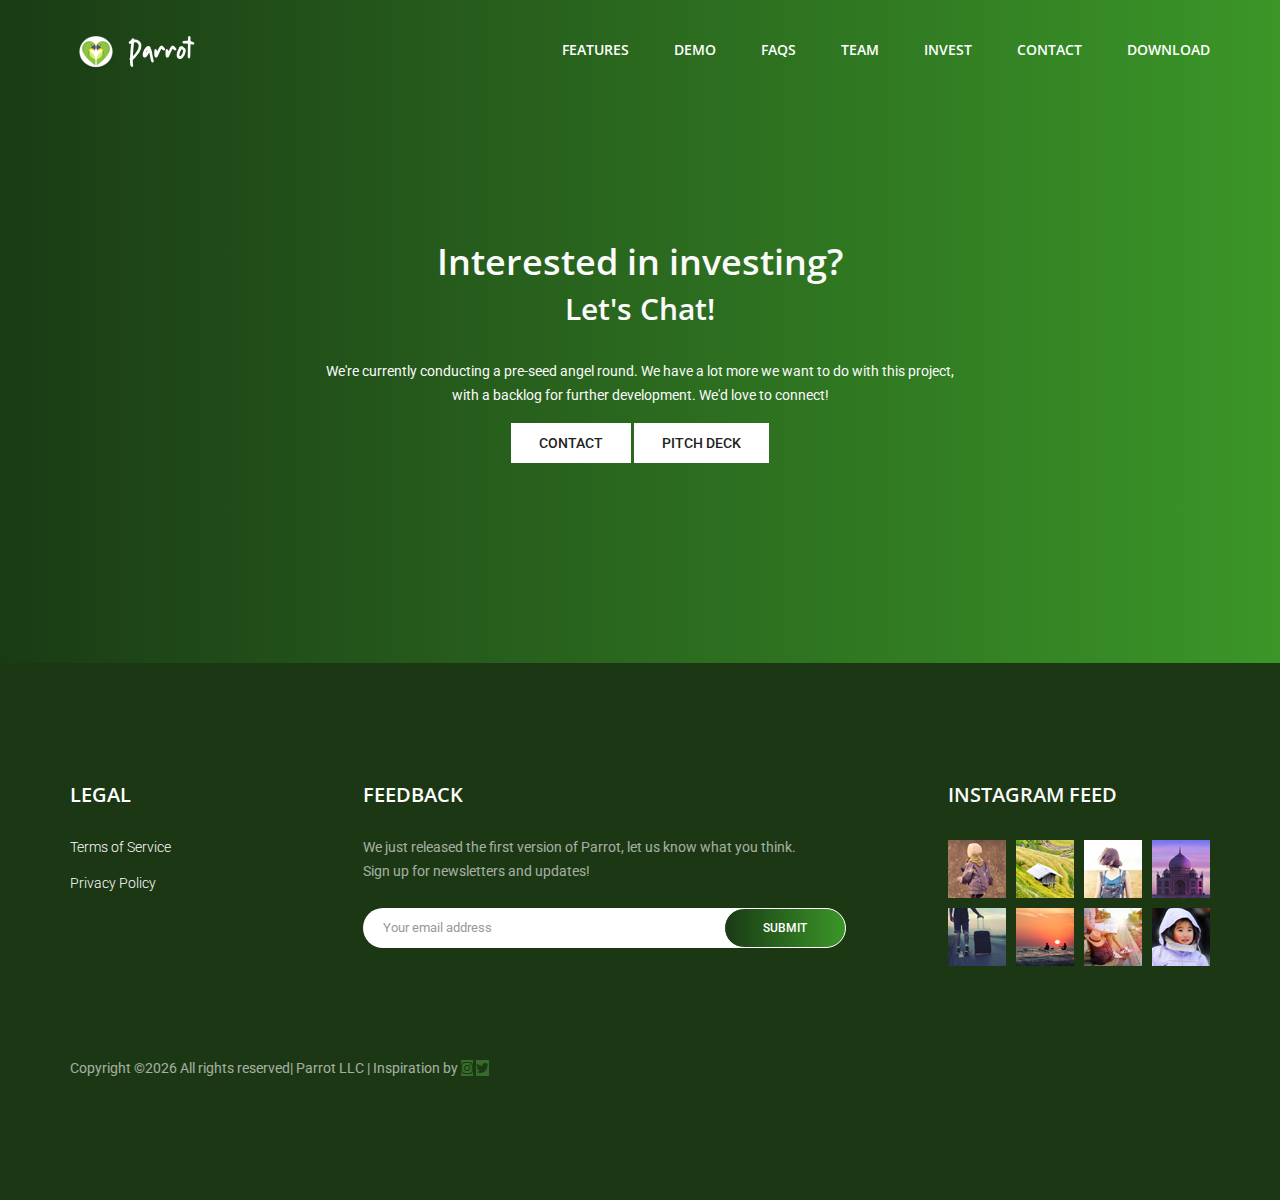
<file: investor.html>
<!doctype html>
<html lang="en">
    <head>
        <!-- Required meta tags -->
        <meta charset="utf-8">
        <meta name="viewport" content="width=device-width, initial-scale=1, shrink-to-fit=no">
        <link rel="icon" href="img/favicon.png" type="image/png">
        <title>Parrot - Social Network</title>
        <!-- Bootstrap CSS -->
        <link rel="stylesheet" href="css/bootstrap.css">
        <link rel="stylesheet" href="vendors/linericon/style.css">
        <link rel="stylesheet" href="css/font-awesome.min.css">
        <link rel="stylesheet" href="vendors/owl-carousel/owl.carousel.min.css">
        <link rel="stylesheet" href="vendors/lightbox/simpleLightbox.css">
        <link rel="stylesheet" href="vendors/nice-select/css/nice-select.css">
        <link rel="stylesheet" href="vendors/animate-css/animate.css">
        <!-- main css -->
        <link rel="stylesheet" href="css/style.css">
        <link rel="stylesheet" href="css/responsive.css">
    </head>
    <body>
        
       <!--================Header Menu Area =================-->
       <header class="header_area overlay">
            <div class="main_menu" id="mainNav">
            	<nav class="navbar navbar-expand-lg navbar-light">
					<div class="container">
						<!-- Brand and toggle get grouped for better mobile display -->
						<a class="navbar-brand logo_h" href="index.html"><img src="img/logo.png" alt=""></a>
						<button class="navbar-toggler" type="button" data-toggle="collapse" data-target="#navbarSupportedContent" aria-controls="navbarSupportedContent" aria-expanded="false" aria-label="Toggle navigation">
							<span class="icon-bar"></span>
							<span class="icon-bar"></span>
							<span class="icon-bar"></span>
						</button>
						<!-- Collect the nav links, forms, and other content for toggling -->
						<div class="collapse navbar-collapse offset" id="navbarSupportedContent">
							<ul class="nav navbar-nav menu_nav ml-auto">
								<!-- <li class="nav-item active"><a class="nav-link" href="#home">Home</a></li>  -->
								<li class="nav-item"><a class="nav-link" href="index.html#chirps">FEATURES</a></li> 
								<li class="nav-item"><a class="nav-link" href="index.html#video">DEMO</a></li> 
								<li class="nav-item"><a class="nav-link" href="#price">FAQs</a></li> 
								<li class="nav-item"><a class="nav-link" href="#screen">TEAM</a></li> 
								<li class="nav-item"><a class="nav-link" href="investor.html" >Invest</a></li> 
								<!-- <li class="nav-item submenu dropdown">
									<a href="#" class="nav-link dropdown-toggle" data-toggle="dropdown" role="button" aria-haspopup="true" aria-expanded="false">Pages</a>
									<ul class="dropdown-menu">
										<li class="nav-item"><a class="nav-link" href="elements.html">Elements</a></li>
									</ul>
								</li>  
								<li class="nav-item submenu dropdown">
									<a href="investor.html" class="nav-link dropdown-toggle" data-toggle="dropdown" role="button" aria-haspopup="true" aria-expanded="false">Invest</a>
									<ul class="dropdown-menu">
										<li class="nav-item"><a class="nav-link" href="blog.html">Blog</a></li>
										<li class="nav-item"><a class="nav-link" href="single-blog.html">Blog Details</a></li>
									</ul> -->
								</li> 
								<li class="nav-item"><a class="nav-link" href="contact.html">CONTACT</a></li>
								<li class="nav-item"><a class="nav-link" href="http://bit.ly/theparrotapp" target="_blank">Download</a></li>
							</ul>
							
						</div> 
					</div>
            	</nav>
            </div>
        </header>
        <!--================Header Menu Area =================-->
        
        <!--================Home Banner Area =================-->
        <section class="banner_area">
                <div class="banner_inner d-flex align-items-center">
                    <div class="overlay bg-parallax" data-stellar-ratio="0.9" data-stellar-vertical-offset="0" data-background=""></div>
                    <div class="container">
                    <div class="blog_b_text text-center" style="color: #fafafa">
                        <div style="padding: 120px;"></div>
                        <h1>Interested in investing? </h1> 
                            <h2>Let's Chat!</h2>
                        <br>
						<p>We're currently conducting a pre-seed angel round. We have a lot more we want to do with this project, <br> with a backlog for further development. We'd love to connect!</p>
                        <a class="white_bg_btn" href="#">Contact</a>
                        <a class="white_bg_btn" href="https://slides.com/cameronking/parrot-5-4/fullscreen" target="_blank">Pitch Deck</a>
                        <div style="padding: 100px;"></div>
					</div>
				</div>
            </div>
        </section>
        <!--================End Home Banner Area =================--
        <section id="chirps" class="interior_area">
                <div class="container">
                        <iframe src="//slides.com/cameronking/parrot-5-4/embed?style=light" width="576" height="420" scrolling="no" frameborder="0" webkitallowfullscreen mozallowfullscreen allowfullscreen></iframe>
                </div>
        </section>
        ================ start footer Area  =================-->	
         <footer class="footer-area p_120">
                <div class="container">
                    <div class="row">
                        <div class="col-lg-3  col-md-6 col-sm-6">
                            <div class="single-footer-widget tp_widgets">
                               <h6 class="footer_title">Legal</h6>
                                <ul class="list">
                                    <li><a href="https://cameronking4.github.io/Parrot-HP/terms.html" target="_blank">Terms of Service</a></li>
                                    <li><a href="https://cameronking4.github.io/Parrot-HP/privacy.html" target="_blank">Privacy Policy</a></li>
                                </ul>
                            </div>
                        </div>
                        <div class="col-lg-5 col-md-6 col-sm-6">
                            <div class="single-footer-widget news_widgets">
                                <h6 class="footer_title">Feedback</h6>
                                <p>We just released the first version of Parrot, let us know what you think. Sign up for newsletters and updates!</p>		
                                <div id="mc_embed_signup">
                                    <form target="_blank" action="https://spondonit.us12.list-manage.com/subscribe/post?u=1462626880ade1ac87bd9c93a&amp;id=92a4423d01" method="get" class="subscribe_form relative">
                                        <div class="input-group d-flex flex-row">
                                            <input name="EMAIL" placeholder="Your email address" onfocus="this.placeholder = ''" onblur="this.placeholder = 'Email Address '" required="" type="email" style="border:none">
                                            <button class="btn sub-btn">SUBMIT</button>		
                                        </div>									
                                        <div class="mt-10 info"></div>
                                    </form>
                                </div>
                            </div>
                        </div>
                        <div class="col-lg-3 col-md-6 col-sm-6 offset-lg-1">
                            <div class="single-footer-widget instafeed">
                                <h6 class="footer_title"> <a href="http://instagram.com/getparrot" target="_blank" style="color: #fafafa">Instagram Feed</a></h6>
                                <ul class="list instafeed d-flex flex-wrap">
                                    <li><img src="img/instagram/Image-01.jpg" alt=""></li>
                                    <li><img src="img/instagram/Image-02.jpg" alt=""></li>
                                    <li><img src="img/instagram/Image-03.jpg" alt=""></li>
                                    <li><img src="img/instagram/Image-04.jpg" alt=""></li>
                                    <li><img src="img/instagram/Image-05.jpg" alt=""></li>
                                    <li><img src="img/instagram/Image-06.jpg" alt=""></li>
                                    <li><img src="img/instagram/Image-07.jpg" alt=""></li>
                                    <li><img src="img/instagram/Image-08.jpg" alt=""></li>
                                </ul>
                            </div>
                        </div>	
                    </div>
                    <div class="row footer-bottom d-flex justify-content-between align-items-center">
                        <p class="col-lg-8 col-md-8 footer-text m-0"><!-- Link back to Colorlib can't be removed. Template is licensed under CC BY 3.0. -->
    Copyright &copy;<script>document.write(new Date().getFullYear());</script> All rights reserved| Parrot LLC |  Inspiration by <a href="https://colorlib.com" target="_blank>Colorlib</a>
    <!-- Link back to Colorlib can't be removed. Template is licensed under CC BY 3.0. --></p>
                        <div class="col-lg-4 col-md-4 footer-social">
                            <a href="#" style="background-color:#488f3d"><i class="fa fa-instagram"></i></a>
                            <a href="#" style="background-color:#488f3d"><i class="fa fa-twitter"></i></a>
                        </div>
                    </div>
                </div>
            </footer>
            <!--================ End footer Area  =================-->
            
            
            
            
            
            <!-- Optional JavaScript -->
            <!-- jQuery first, then Popper.js, then Bootstrap JS -->
            <script src="js/jquery-3.2.1.min.js"></script>
            <script src="js/popper.js"></script>
            <script src="js/bootstrap.min.js"></script>
            <script src="js/stellar.js"></script>
            <script src="vendors/lightbox/simpleLightbox.min.js"></script>
            <script src="vendors/nice-select/js/jquery.nice-select.min.js"></script>
            <script src="vendors/isotope/imagesloaded.pkgd.min.js"></script>
            <script src="vendors/isotope/isotope-min.js"></script>
            <script src="vendors/owl-carousel/owl.carousel.min.js"></script>
            <script src="js/jquery.ajaxchimp.min.js"></script>
            <script src="vendors/counter-up/jquery.waypoints.min.js"></script>
            <script src="vendors/counter-up/jquery.counterup.js"></script>
            <script src="js/mail-script.js"></script>
            <script src="vendors/popup/jquery.magnific-popup.min.js"></script>
            <script src="js/theme.js"></script>
        </body>
    </html>
</file>
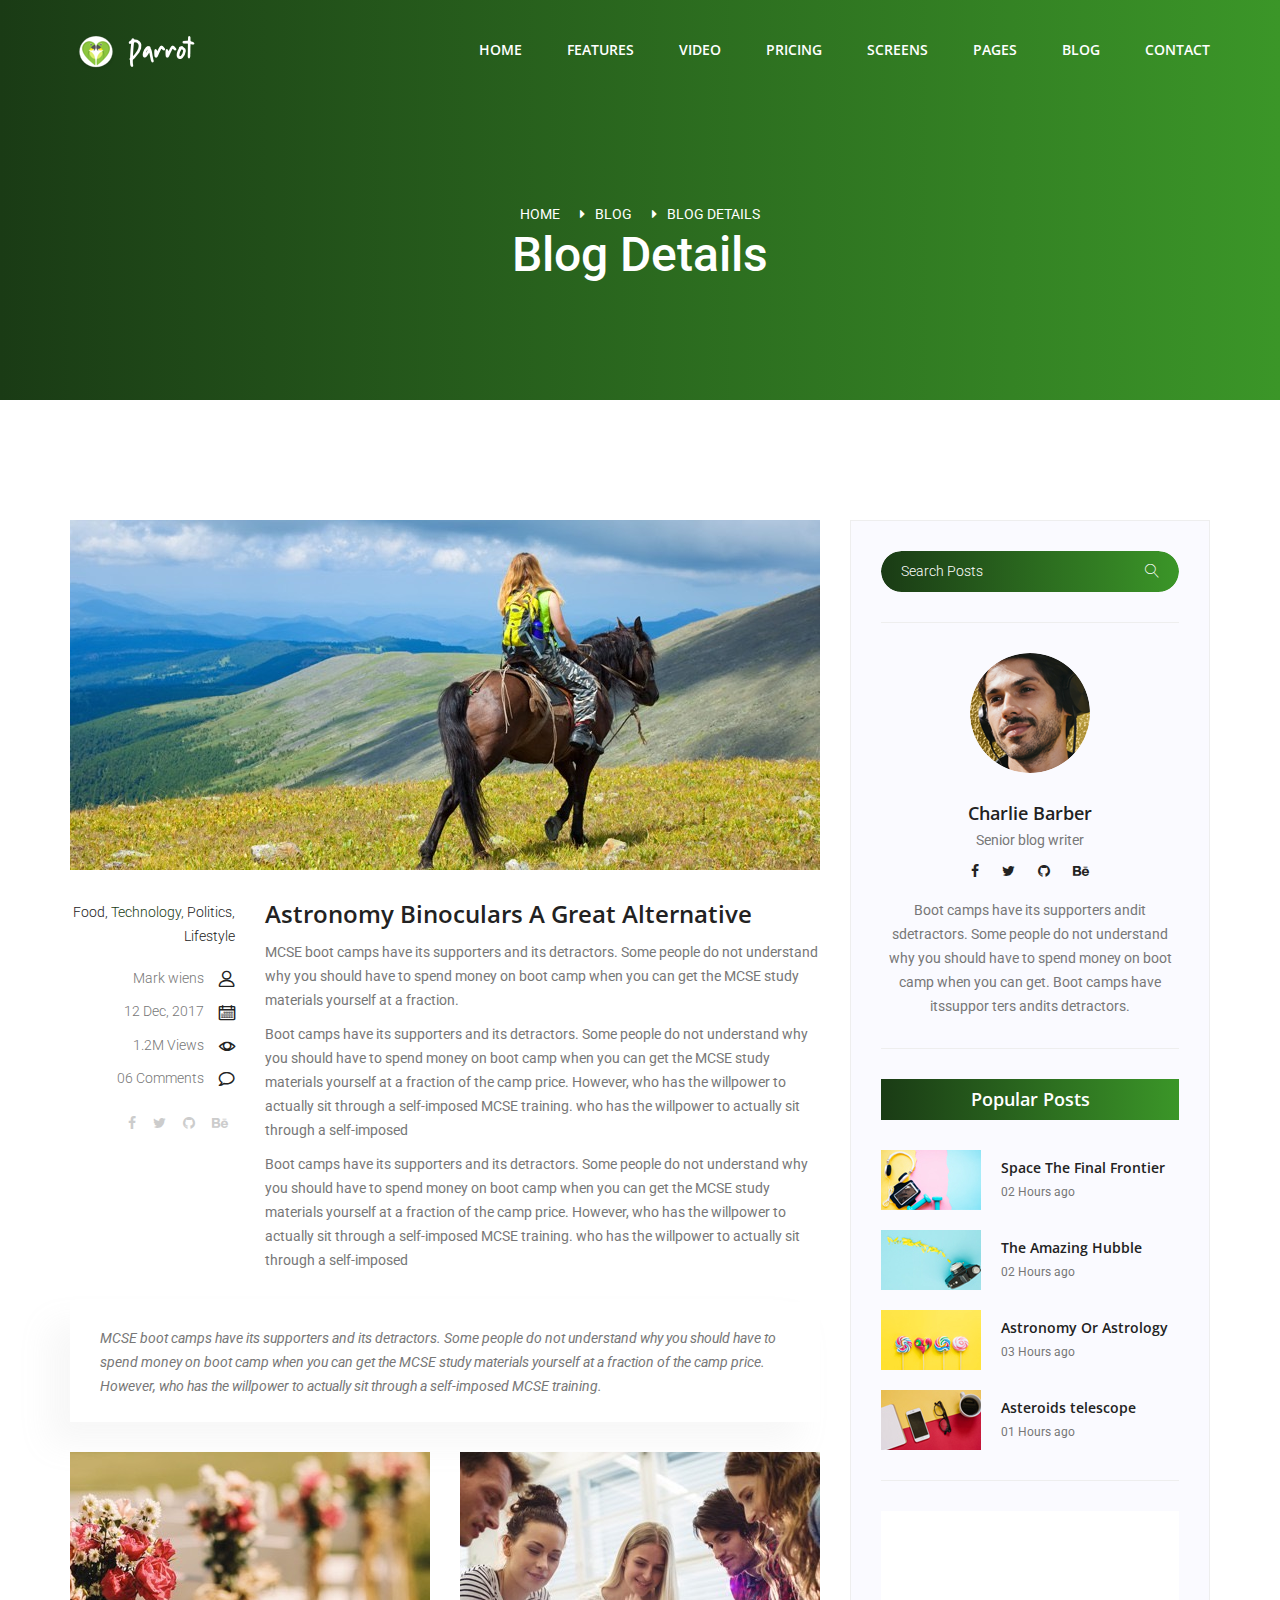
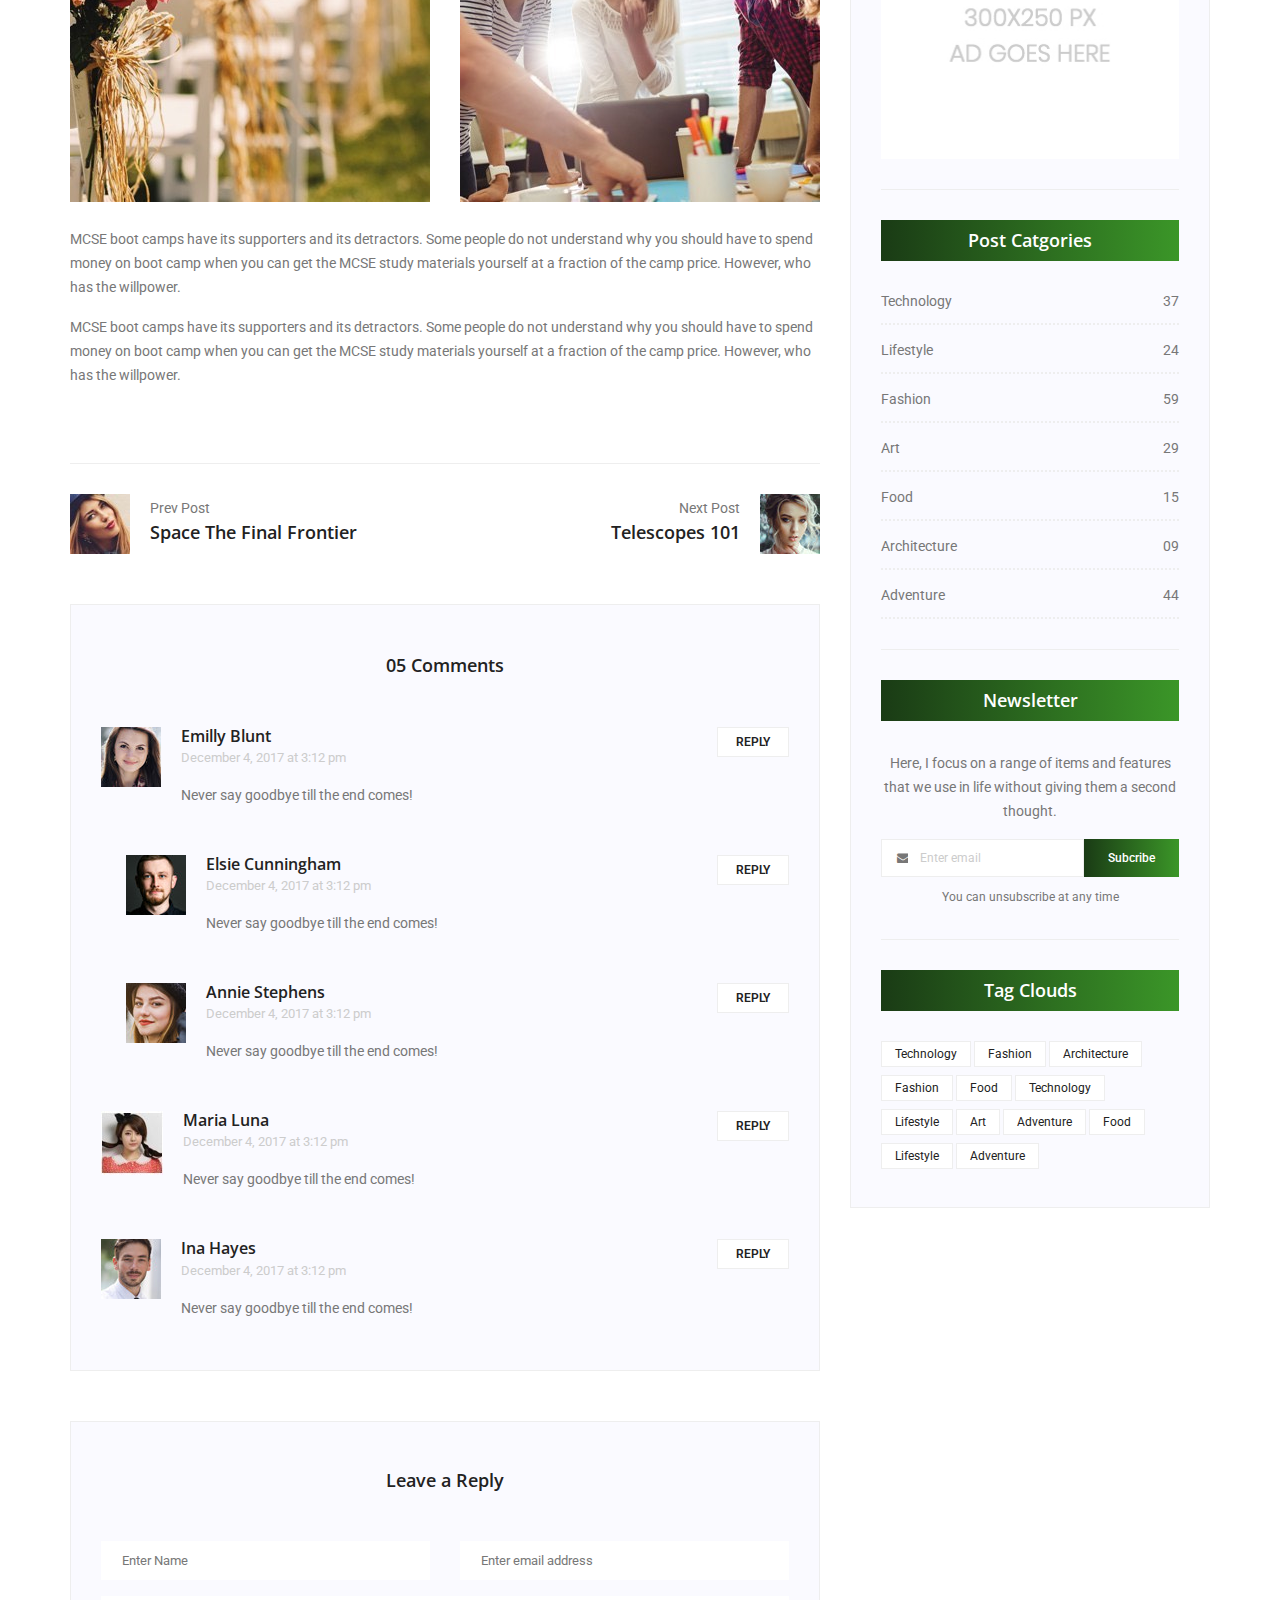
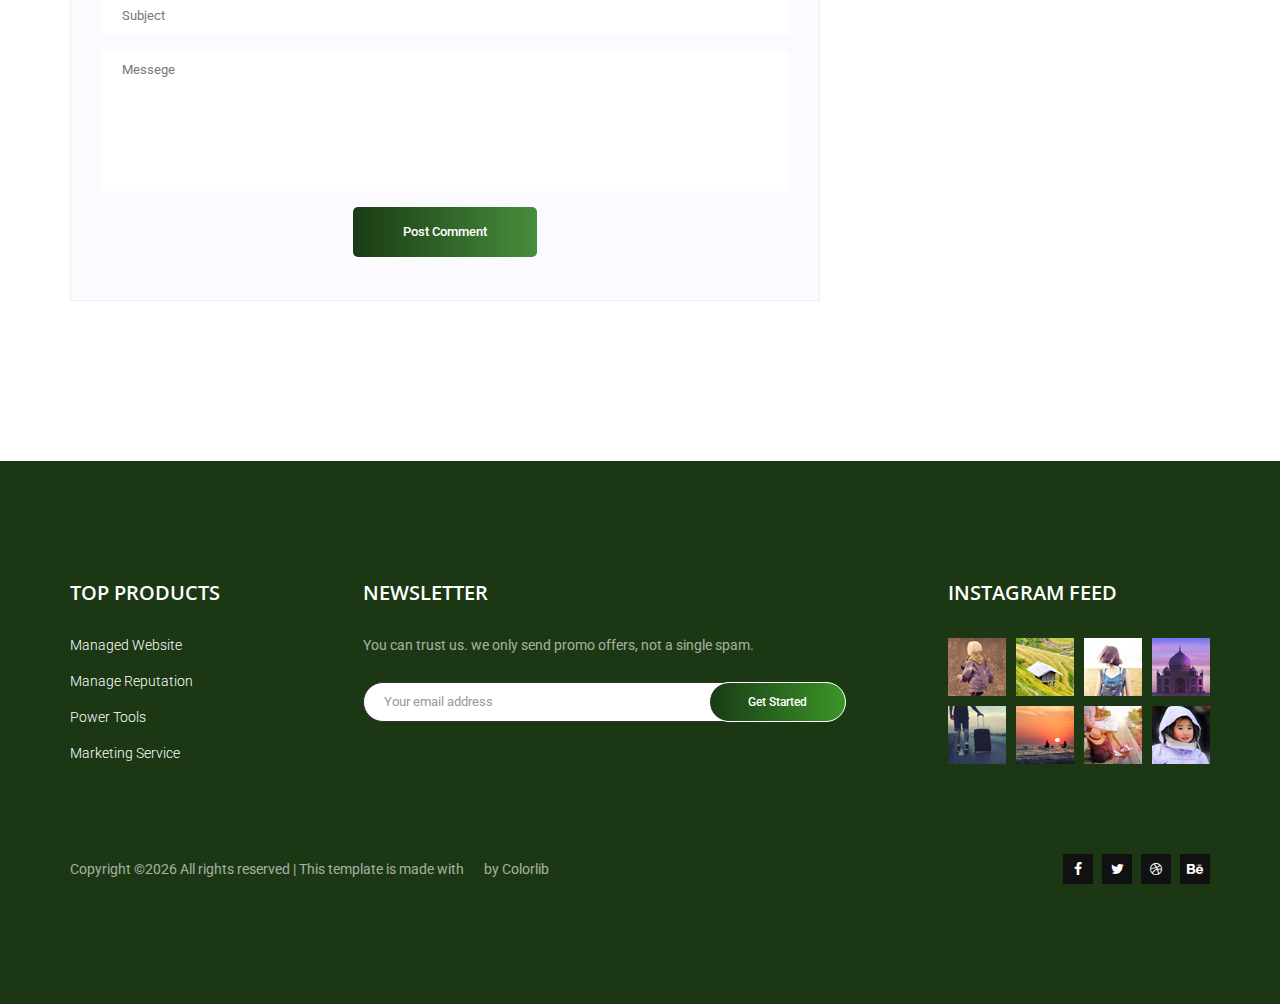
<file: single-blog.html>
<!doctype html>
<html lang="en">
    <head>
        <!-- Required meta tags -->
        <meta charset="utf-8">
        <meta name="viewport" content="width=device-width, initial-scale=1, shrink-to-fit=no">
        <link rel="icon" href="img/favicon.png" type="image/png">
        <title>BulkApp</title>
        <!-- Bootstrap CSS -->
        <link rel="stylesheet" href="css/bootstrap.css">
        <link rel="stylesheet" href="vendors/linericon/style.css">
        <link rel="stylesheet" href="css/font-awesome.min.css">
        <link rel="stylesheet" href="vendors/owl-carousel/owl.carousel.min.css">
        <link rel="stylesheet" href="vendors/lightbox/simpleLightbox.css">
        <link rel="stylesheet" href="vendors/nice-select/css/nice-select.css">
        <link rel="stylesheet" href="vendors/animate-css/animate.css">
        <!-- main css -->
        <link rel="stylesheet" href="css/style.css">
        <link rel="stylesheet" href="css/responsive.css">
    </head>
    <body>
        
        <!--================Header Menu Area =================-->
        <header class="header_area">
            <div class="main_menu">
            	<nav class="navbar navbar-expand-lg navbar-light">
					<div class="container">
						<!-- Brand and toggle get grouped for better mobile display -->
						<a class="navbar-brand logo_h" href="index.html"><img src="img/logo.png" alt=""></a>
						<button class="navbar-toggler" type="button" data-toggle="collapse" data-target="#navbarSupportedContent" aria-controls="navbarSupportedContent" aria-expanded="false" aria-label="Toggle navigation">
							<span class="icon-bar"></span>
							<span class="icon-bar"></span>
							<span class="icon-bar"></span>
						</button>
						<!-- Collect the nav links, forms, and other content for toggling -->
						<div class="collapse navbar-collapse offset" id="navbarSupportedContent">
							<ul class="nav navbar-nav menu_nav ml-auto">
								<li class="nav-item active"><a class="nav-link" href="index.html">Home</a></li> 
								<li class="nav-item"><a class="nav-link" href="index.html">FEATURES</a></li> 
								<li class="nav-item"><a class="nav-link" href="index.html">VIDEO</a>
								<li class="nav-item"><a class="nav-link" href="index.html">PRICING</a>
								<li class="nav-item"><a class="nav-link" href="index.html">SCREENS</a>
								<li class="nav-item submenu dropdown">
									<a href="#" class="nav-link dropdown-toggle" data-toggle="dropdown" role="button" aria-haspopup="true" aria-expanded="false">Pages</a>
									<ul class="dropdown-menu">
										<li class="nav-item"><a class="nav-link" href="elements.html">Elements</a></li>
									</ul>
								</li> 
								<li class="nav-item submenu dropdown">
									<a href="#" class="nav-link dropdown-toggle" data-toggle="dropdown" role="button" aria-haspopup="true" aria-expanded="false">Blog</a>
									<ul class="dropdown-menu">
										<li class="nav-item"><a class="nav-link" href="blog.html">Blog</a></li>
										<li class="nav-item"><a class="nav-link" href="single-blog.html">Blog Details</a></li>
									</ul>
								</li> 
								<li class="nav-item"><a class="nav-link" href="contact.html">Contact</a></li>
							</ul>
						</div> 
					</div>
            	</nav>
            </div>
        </header>
        <!--================Header Menu Area =================-->
        
        <!--================Home Banner Area =================-->
        <section class="banner_area">
            <div class="banner_inner d-flex align-items-center">
				<div class="container">
					<div class="banner_content text-center">
						<div class="page_link">
							<a href="index.html">Home</a>
							<a href="blog.html">Blog</a>
							<a href="single-blog.html">Blog Details</a>
						</div>
						<h2>Blog Details</h2>
					</div>
				</div>
            </div>
        </section>
        <!--================End Home Banner Area =================-->
        
        <!--================Blog Area =================-->
        <section class="blog_area single-post-area p_120">
            <div class="container">
                <div class="row">
                    <div class="col-lg-8 posts-list">
                        <div class="single-post row">
                            <div class="col-lg-12">
                                <div class="feature-img">
                                    <img class="img-fluid" src="img/blog/feature-img1.jpg" alt="">
                                </div>									
                            </div>
                            <div class="col-lg-3  col-md-3">
                                <div class="blog_info text-right">
                                    <div class="post_tag">
                                        <a href="#">Food,</a>
                                        <a class="active" href="#">Technology,</a>
                                        <a href="#">Politics,</a>
                                        <a href="#">Lifestyle</a>
                                    </div>
                                    <ul class="blog_meta list">
                                        <li><a href="#">Mark wiens<i class="lnr lnr-user"></i></a></li>
                                        <li><a href="#">12 Dec, 2017<i class="lnr lnr-calendar-full"></i></a></li>
                                        <li><a href="#">1.2M Views<i class="lnr lnr-eye"></i></a></li>
                                        <li><a href="#">06 Comments<i class="lnr lnr-bubble"></i></a></li>
                                    </ul>
                                    <ul class="social-links">
                                        <li><a href="#"><i class="fa fa-facebook"></i></a></li>
                                        <li><a href="#"><i class="fa fa-twitter"></i></a></li>
                                        <li><a href="#"><i class="fa fa-github"></i></a></li>
                                        <li><a href="#"><i class="fa fa-behance"></i></a></li>
                                    </ul>
                                </div>
                            </div>
                            <div class="col-lg-9 col-md-9 blog_details">
                                <h2>Astronomy Binoculars A Great Alternative</h2>
                                <p class="excert">
                                    MCSE boot camps have its supporters and its detractors. Some people do not understand why you should have to spend money on boot camp when you can get the MCSE study materials yourself at a fraction.
                                </p>
                                <p>
                                    Boot camps have its supporters and its detractors. Some people do not understand why you should have to spend money on boot camp when you can get the MCSE study materials yourself at a fraction of the camp price. However, who has the willpower to actually sit through a self-imposed MCSE training. who has the willpower to actually sit through a self-imposed
                                </p>
                                <p>
                                    Boot camps have its supporters and its detractors. Some people do not understand why you should have to spend money on boot camp when you can get the MCSE study materials yourself at a fraction of the camp price. However, who has the willpower to actually sit through a self-imposed MCSE training. who has the willpower to actually sit through a self-imposed
                                </p>
                            </div>
                            <div class="col-lg-12">
                                <div class="quotes">
                                    MCSE boot camps have its supporters and its detractors. Some people do not understand why you should have to spend money on boot camp when you can get the MCSE study materials yourself at a fraction of the camp price. However, who has the willpower to actually sit through a self-imposed MCSE training.										
                                </div>
                                <div class="row">
                                    <div class="col-6">
                                        <img class="img-fluid" src="img/blog/post-img1.jpg" alt="">
                                    </div>
                                    <div class="col-6">
                                        <img class="img-fluid" src="img/blog/post-img2.jpg" alt="">
                                    </div>	
                                    <div class="col-lg-12 mt-25">
                                        <p>
                                            MCSE boot camps have its supporters and its detractors. Some people do not understand why you should have to spend money on boot camp when you can get the MCSE study materials yourself at a fraction of the camp price. However, who has the willpower.
                                        </p>
                                        <p>
                                            MCSE boot camps have its supporters and its detractors. Some people do not understand why you should have to spend money on boot camp when you can get the MCSE study materials yourself at a fraction of the camp price. However, who has the willpower.
                                        </p>											
                                    </div>									
                                </div>
                            </div>
                        </div>
                        <div class="navigation-area">
                            <div class="row">
                                <div class="col-lg-6 col-md-6 col-12 nav-left flex-row d-flex justify-content-start align-items-center">
                                    <div class="thumb">
                                        <a href="#"><img class="img-fluid" src="img/blog/prev.jpg" alt=""></a>
                                    </div>
                                    <div class="arrow">
                                        <a href="#"><span class="lnr text-white lnr-arrow-left"></span></a>
                                    </div>
                                    <div class="detials">
                                        <p>Prev Post</p>
                                        <a href="#"><h4>Space The Final Frontier</h4></a>
                                    </div>
                                </div>
                                <div class="col-lg-6 col-md-6 col-12 nav-right flex-row d-flex justify-content-end align-items-center">
                                    <div class="detials">
                                        <p>Next Post</p>
                                        <a href="#"><h4>Telescopes 101</h4></a>
                                    </div>
                                    <div class="arrow">
                                        <a href="#"><span class="lnr text-white lnr-arrow-right"></span></a>
                                    </div>
                                    <div class="thumb">
                                        <a href="#"><img class="img-fluid" src="img/blog/next.jpg" alt=""></a>
                                    </div>										
                                </div>									
                            </div>
                        </div>
                        <div class="comments-area">
                            <h4>05 Comments</h4>
                            <div class="comment-list">
                                <div class="single-comment justify-content-between d-flex">
                                    <div class="user justify-content-between d-flex">
                                        <div class="thumb">
                                            <img src="img/blog/c1.jpg" alt="">
                                        </div>
                                        <div class="desc">
                                            <h5><a href="#">Emilly Blunt</a></h5>
                                            <p class="date">December 4, 2017 at 3:12 pm </p>
                                            <p class="comment">
                                                Never say goodbye till the end comes!
                                            </p>
                                        </div>
                                    </div>
                                    <div class="reply-btn">
                                           <a href="" class="btn-reply text-uppercase">reply</a> 
                                    </div>
                                </div>
                            </div>	
                            <div class="comment-list left-padding">
                                <div class="single-comment justify-content-between d-flex">
                                    <div class="user justify-content-between d-flex">
                                        <div class="thumb">
                                            <img src="img/blog/c2.jpg" alt="">
                                        </div>
                                        <div class="desc">
                                            <h5><a href="#">Elsie Cunningham</a></h5>
                                            <p class="date">December 4, 2017 at 3:12 pm </p>
                                            <p class="comment">
                                                Never say goodbye till the end comes!
                                            </p>
                                        </div>
                                    </div>
                                    <div class="reply-btn">
                                           <a href="" class="btn-reply text-uppercase">reply</a> 
                                    </div>
                                </div>
                            </div>	
                            <div class="comment-list left-padding">
                                <div class="single-comment justify-content-between d-flex">
                                    <div class="user justify-content-between d-flex">
                                        <div class="thumb">
                                            <img src="img/blog/c3.jpg" alt="">
                                        </div>
                                        <div class="desc">
                                            <h5><a href="#">Annie Stephens</a></h5>
                                            <p class="date">December 4, 2017 at 3:12 pm </p>
                                            <p class="comment">
                                                Never say goodbye till the end comes!
                                            </p>
                                        </div>
                                    </div>
                                    <div class="reply-btn">
                                           <a href="" class="btn-reply text-uppercase">reply</a> 
                                    </div>
                                </div>
                            </div>	
                            <div class="comment-list">
                                <div class="single-comment justify-content-between d-flex">
                                    <div class="user justify-content-between d-flex">
                                        <div class="thumb">
                                            <img src="img/blog/c4.jpg" alt="">
                                        </div>
                                        <div class="desc">
                                            <h5><a href="#">Maria Luna</a></h5>
                                            <p class="date">December 4, 2017 at 3:12 pm </p>
                                            <p class="comment">
                                                Never say goodbye till the end comes!
                                            </p>
                                        </div>
                                    </div>
                                    <div class="reply-btn">
                                           <a href="" class="btn-reply text-uppercase">reply</a> 
                                    </div>
                                </div>
                            </div>	
                            <div class="comment-list">
                                <div class="single-comment justify-content-between d-flex">
                                    <div class="user justify-content-between d-flex">
                                        <div class="thumb">
                                            <img src="img/blog/c5.jpg" alt="">
                                        </div>
                                        <div class="desc">
                                            <h5><a href="#">Ina Hayes</a></h5>
                                            <p class="date">December 4, 2017 at 3:12 pm </p>
                                            <p class="comment">
                                                Never say goodbye till the end comes!
                                            </p>
                                        </div>
                                    </div>
                                    <div class="reply-btn">
                                           <a href="" class="btn-reply text-uppercase">reply</a> 
                                    </div>
                                </div>
                            </div>	                                             				
                        </div>
                        <div class="comment-form">
                            <h4>Leave a Reply</h4>
                            <form>
                                <div class="form-group form-inline">
                                  <div class="form-group col-lg-6 col-md-6 name">
                                    <input type="text" class="form-control" id="name" placeholder="Enter Name" onfocus="this.placeholder = ''" onblur="this.placeholder = 'Enter Name'">
                                  </div>
                                  <div class="form-group col-lg-6 col-md-6 email">
                                    <input type="email" class="form-control" id="email" placeholder="Enter email address" onfocus="this.placeholder = ''" onblur="this.placeholder = 'Enter email address'">
                                  </div>										
                                </div>
                                <div class="form-group">
                                    <input type="text" class="form-control" id="subject" placeholder="Subject" onfocus="this.placeholder = ''" onblur="this.placeholder = 'Subject'">
                                </div>
                                <div class="form-group">
                                    <textarea class="form-control mb-10" rows="5" name="message" placeholder="Messege" onfocus="this.placeholder = ''" onblur="this.placeholder = 'Messege'" required=""></textarea>
                                </div>
                                <a href="#" class="primary-btn submit_btn">Post Comment</a>	
                            </form>
                        </div>
                    </div>
                    <div class="col-lg-4">
                        <div class="blog_right_sidebar">
                            <aside class="single_sidebar_widget search_widget">
                                <div class="input-group">
                                    <input type="text" class="form-control" placeholder="Search Posts">
                                    <span class="input-group-btn">
                                        <button class="btn btn-default" type="button"><i class="lnr lnr-magnifier"></i></button>
                                    </span>
                                </div><!-- /input-group -->
                                <div class="br"></div>
                            </aside>
                            <aside class="single_sidebar_widget author_widget">
                                <img class="author_img rounded-circle" src="img/blog/author.png" alt="">
                                <h4>Charlie Barber</h4>
                                <p>Senior blog writer</p>
                                <div class="social_icon">
                                    <a href="#"><i class="fa fa-facebook"></i></a>
                                    <a href="#"><i class="fa fa-twitter"></i></a>
                                    <a href="#"><i class="fa fa-github"></i></a>
                                    <a href="#"><i class="fa fa-behance"></i></a>
                                </div>
                                <p>Boot camps have its supporters andit sdetractors. Some people do not understand why you should have to spend money on boot camp when you can get. Boot camps have itssuppor ters andits detractors.</p>
                                <div class="br"></div>
                            </aside>
                            <aside class="single_sidebar_widget popular_post_widget">
                                <h3 class="widget_title">Popular Posts</h3>
                                <div class="media post_item">
                                    <img src="img/blog/popular-post/post1.jpg" alt="post">
                                    <div class="media-body">
                                        <a href="blog-details.html"><h3>Space The Final Frontier</h3></a>
                                        <p>02 Hours ago</p>
                                    </div>
                                </div>
                                <div class="media post_item">
                                    <img src="img/blog/popular-post/post2.jpg" alt="post">
                                    <div class="media-body">
                                        <a href="blog-details.html"><h3>The Amazing Hubble</h3></a>
                                        <p>02 Hours ago</p>
                                    </div>
                                </div>
                                <div class="media post_item">
                                    <img src="img/blog/popular-post/post3.jpg" alt="post">
                                    <div class="media-body">
                                        <a href="blog-details.html"><h3>Astronomy Or Astrology</h3></a>
                                        <p>03 Hours ago</p>
                                    </div>
                                </div>
                                <div class="media post_item">
                                    <img src="img/blog/popular-post/post4.jpg" alt="post">
                                    <div class="media-body">
                                        <a href="blog-details.html"><h3>Asteroids telescope</h3></a>
                                        <p>01 Hours ago</p>
                                    </div>
                                </div>
                                <div class="br"></div>
                            </aside>
                            <aside class="single_sidebar_widget ads_widget">
                                <a href="#"><img class="img-fluid" src="img/blog/add.jpg" alt=""></a>
                                <div class="br"></div>
                            </aside>
                            <aside class="single_sidebar_widget post_category_widget">
                                <h4 class="widget_title">Post Catgories</h4>
                                <ul class="list cat-list">
                                    <li>
                                        <a href="#" class="d-flex justify-content-between">
                                            <p>Technology</p>
                                            <p>37</p>
                                        </a>
                                    </li>
                                    <li>
                                        <a href="#" class="d-flex justify-content-between">
                                            <p>Lifestyle</p>
                                            <p>24</p>
                                        </a>
                                    </li>
                                    <li>
                                        <a href="#" class="d-flex justify-content-between">
                                            <p>Fashion</p>
                                            <p>59</p>
                                        </a>
                                    </li>
                                    <li>
                                        <a href="#" class="d-flex justify-content-between">
                                            <p>Art</p>
                                            <p>29</p>
                                        </a>
                                    </li>
                                    <li>
                                        <a href="#" class="d-flex justify-content-between">
                                            <p>Food</p>
                                            <p>15</p>
                                        </a>
                                    </li>
                                    <li>
                                        <a href="#" class="d-flex justify-content-between">
                                            <p>Architecture</p>
                                            <p>09</p>
                                        </a>
                                    </li>
                                    <li>
                                        <a href="#" class="d-flex justify-content-between">
                                            <p>Adventure</p>
                                            <p>44</p>
                                        </a>
                                    </li>															
                                </ul>
                                <div class="br"></div>
                            </aside>
                            <aside class="single-sidebar-widget newsletter_widget">
                                <h4 class="widget_title">Newsletter</h4>
                                <p>
                                Here, I focus on a range of items and features that we use in life without
                                giving them a second thought.
                                </p>
                                <div class="form-group d-flex flex-row">
                                    <div class="input-group">
                                        <div class="input-group-prepend">
                                            <div class="input-group-text"><i class="fa fa-envelope" aria-hidden="true"></i></div>
                                        </div>
                                        <input type="text" class="form-control" id="inlineFormInputGroup" placeholder="Enter email" onfocus="this.placeholder = ''" onblur="this.placeholder = 'Enter email'">
                                    </div>
                                    <a href="#" class="bbtns">Subcribe</a>
                                </div>	
                                <p class="text-bottom">You can unsubscribe at any time</p>	
                                <div class="br"></div>							
                            </aside>
                            <aside class="single-sidebar-widget tag_cloud_widget">
                                <h4 class="widget_title">Tag Clouds</h4>
                                <ul class="list">
                                    <li><a href="#">Technology</a></li>
                                    <li><a href="#">Fashion</a></li>
                                    <li><a href="#">Architecture</a></li>
                                    <li><a href="#">Fashion</a></li>
                                    <li><a href="#">Food</a></li>
                                    <li><a href="#">Technology</a></li>
                                    <li><a href="#">Lifestyle</a></li>
                                    <li><a href="#">Art</a></li>
                                    <li><a href="#">Adventure</a></li>
                                    <li><a href="#">Food</a></li>
                                    <li><a href="#">Lifestyle</a></li>
                                    <li><a href="#">Adventure</a></li>
                                </ul>
                            </aside>
                        </div>
                    </div>
                </div>
            </div>
        </section>
        <!--================Blog Area =================-->
        
        <!--================ start footer Area  =================-->	
        <footer class="footer-area p_120">
            <div class="container">
                <div class="row">
                    <div class="col-lg-3  col-md-6 col-sm-6">
                        <div class="single-footer-widget tp_widgets">
                           <h6 class="footer_title">Top Products</h6>
                            <ul class="list">
                            	<li><a href="#">Managed Website</a></li>
                            	<li><a href="#">Manage Reputation</a></li>
                            	<li><a href="#">Power Tools</a></li>
                            	<li><a href="#">Marketing Service</a></li>
                            </ul>
                        </div>
                    </div>
                    <div class="col-lg-5 col-md-6 col-sm-6">
                        <div class="single-footer-widget news_widgets">
                            <h6 class="footer_title">Newsletter</h6>
                            <p>You can trust us. we only send promo offers, not a single spam.</p>		
                            <div id="mc_embed_signup">
                                <form target="_blank" action="https://spondonit.us12.list-manage.com/subscribe/post?u=1462626880ade1ac87bd9c93a&amp;id=92a4423d01" method="get" class="subscribe_form relative">
                                    <div class="input-group d-flex flex-row">
                                        <input name="EMAIL" placeholder="Your email address" onfocus="this.placeholder = ''" onblur="this.placeholder = 'Email Address '" required="" type="email">
                                        <button class="btn sub-btn">Get Started</button>		
                                    </div>									
                                    <div class="mt-10 info"></div>
                                </form>
                            </div>
                        </div>
                    </div>
                    <div class="col-lg-3 col-md-6 col-sm-6 offset-lg-1">
                        <div class="single-footer-widget instafeed">
                            <h6 class="footer_title">Instagram Feed</h6>
                            <ul class="list instafeed d-flex flex-wrap">
                                <li><img src="img/instagram/Image-01.jpg" alt=""></li>
                                <li><img src="img/instagram/Image-02.jpg" alt=""></li>
                                <li><img src="img/instagram/Image-03.jpg" alt=""></li>
                                <li><img src="img/instagram/Image-04.jpg" alt=""></li>
                                <li><img src="img/instagram/Image-05.jpg" alt=""></li>
                                <li><img src="img/instagram/Image-06.jpg" alt=""></li>
                                <li><img src="img/instagram/Image-07.jpg" alt=""></li>
                                <li><img src="img/instagram/Image-08.jpg" alt=""></li>
                            </ul>
                        </div>
                    </div>	
                </div>
                <div class="row footer-bottom d-flex justify-content-between align-items-center">
                    <p class="col-lg-8 col-md-8 footer-text m-0"><!-- Link back to Colorlib can't be removed. Template is licensed under CC BY 3.0. -->
Copyright &copy;<script>document.write(new Date().getFullYear());</script> All rights reserved | This template is made with <i class="fa fa-heart-o" aria-hidden="true"></i> by <a href="https://colorlib.com" target="_blank">Colorlib</a>
<!-- Link back to Colorlib can't be removed. Template is licensed under CC BY 3.0. --></p>
                    <div class="col-lg-4 col-md-4 footer-social">
                        <a href="#"><i class="fa fa-facebook"></i></a>
                        <a href="#"><i class="fa fa-twitter"></i></a>
                        <a href="#"><i class="fa fa-dribbble"></i></a>
                        <a href="#"><i class="fa fa-behance"></i></a>
                    </div>
                </div>
            </div>
        </footer>
		<!--================ End footer Area  =================-->
        
        
        
        
        <!-- Optional JavaScript -->
        <!-- jQuery first, then Popper.js, then Bootstrap JS -->
        <script src="js/jquery-3.2.1.min.js"></script>
        <script src="js/popper.js"></script>
        <script src="js/bootstrap.min.js"></script>
        <script src="js/stellar.js"></script>
        <script src="vendors/lightbox/simpleLightbox.min.js"></script>
        <script src="vendors/nice-select/js/jquery.nice-select.min.js"></script>
        <script src="vendors/isotope/imagesloaded.pkgd.min.js"></script>
        <script src="vendors/isotope/isotope-min.js"></script>
        <script src="vendors/owl-carousel/owl.carousel.min.js"></script>
        <script src="vendors/popup/jquery.magnific-popup.min.js"></script>
        <script src="js/jquery.ajaxchimp.min.js"></script>
        <script src="js/mail-script.js"></script>
        <script src="vendors/counter-up/jquery.waypoints.min.js"></script>
        <script src="vendors/counter-up/jquery.counterup.js"></script>
        <script src="js/theme.js"></script>
    </body>
</html>
</file>
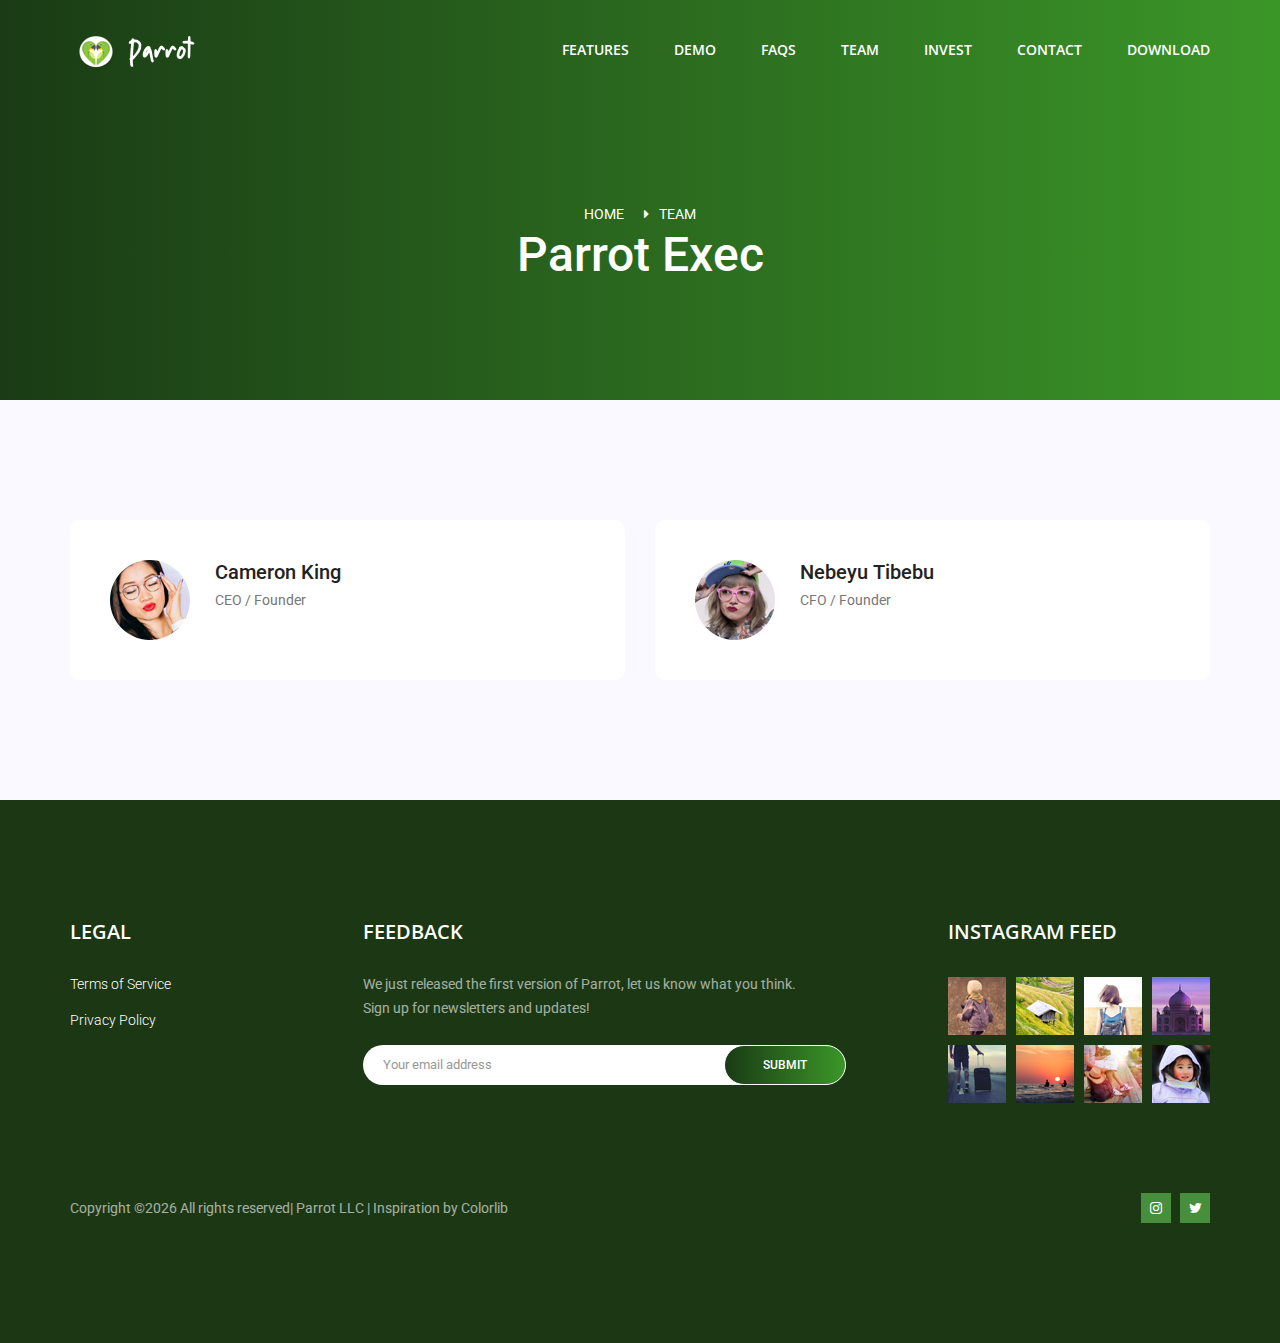
<file: team.html>
<!doctype html>
<html lang="en">
    <head>
        <!-- Required meta tags -->
        <meta charset="utf-8">
        <meta name="viewport" content="width=device-width, initial-scale=1, shrink-to-fit=no">
        <link rel="icon" href="img/favicon.png" type="image/png">
        <title>Parrot - Social Network</title>
        <!-- Bootstrap CSS -->
        <link rel="stylesheet" href="css/bootstrap.css">
        <link rel="stylesheet" href="vendors/linericon/style.css">
        <link rel="stylesheet" href="css/font-awesome.min.css">
        <link rel="stylesheet" href="vendors/owl-carousel/owl.carousel.min.css">
        <link rel="stylesheet" href="vendors/lightbox/simpleLightbox.css">
        <link rel="stylesheet" href="vendors/nice-select/css/nice-select.css">
        <link rel="stylesheet" href="vendors/animate-css/animate.css">
        <!-- main css -->
        <link rel="stylesheet" href="css/style.css">
        <link rel="stylesheet" href="css/responsive.css">
    </head>
    <body>
        
       <!--================Header Menu Area =================-->
       <header class="header_area overlay">
            <div class="main_menu" id="mainNav">
            	<nav class="navbar navbar-expand-lg navbar-light">
					<div class="container">
						<!-- Brand and toggle get grouped for better mobile display -->
						<a class="navbar-brand logo_h" href="index.html"><img src="img/logo.png" alt=""></a>
						<button class="navbar-toggler" type="button" data-toggle="collapse" data-target="#navbarSupportedContent" aria-controls="navbarSupportedContent" aria-expanded="false" aria-label="Toggle navigation">
							<span class="icon-bar"></span>
							<span class="icon-bar"></span>
							<span class="icon-bar"></span>
						</button>
						<!-- Collect the nav links, forms, and other content for toggling -->
						<div class="collapse navbar-collapse offset" id="navbarSupportedContent">
							<ul class="nav navbar-nav menu_nav ml-auto">
								<!-- <li class="nav-item active"><a class="nav-link" href="#home">Home</a></li>  -->
								<li class="nav-item"><a class="nav-link" href="index.html#chirps">FEATURES</a></li> 
								<li class="nav-item"><a class="nav-link" href="index.html#video">DEMO</a></li> 
								<li class="nav-item"><a class="nav-link" href="#price">FAQs</a></li> 
								<li class="nav-item"><a class="nav-link" href="team.html">TEAM</a></li> 
								<li class="nav-item"><a class="nav-link" href="investor.html" >Invest</a></li> 
								<!-- <li class="nav-item submenu dropdown">
									<a href="#" class="nav-link dropdown-toggle" data-toggle="dropdown" role="button" aria-haspopup="true" aria-expanded="false">Pages</a>
									<ul class="dropdown-menu">
										<li class="nav-item"><a class="nav-link" href="elements.html">Elements</a></li>
									</ul>
								</li>  
								<li class="nav-item submenu dropdown">
									<a href="investor.html" class="nav-link dropdown-toggle" data-toggle="dropdown" role="button" aria-haspopup="true" aria-expanded="false">Invest</a>
									<ul class="dropdown-menu">
										<li class="nav-item"><a class="nav-link" href="blog.html">Blog</a></li>
										<li class="nav-item"><a class="nav-link" href="single-blog.html">Blog Details</a></li>
									</ul> -->
								</li> 
								<li class="nav-item"><a class="nav-link" href="contact.html">CONTACT</a></li>
								<li class="nav-item"><a class="nav-link" href="http://bit.ly/theparrotapp" target="_blank">Download</a></li>
							</ul>
							
						</div> 
					</div>
            	</nav>
            </div>
        </header>
        <!--================Header Menu Area =================-->
        
        <!--================Home Banner Area =================-->
        <section class="banner_area">
            <div class="banner_inner d-flex align-items-center">
            	<div class="overlay bg-parallax" data-stellar-ratio="0.9" data-stellar-vertical-offset="0" data-background=""></div>
				<div class="container">
					<div class="banner_content text-center">
						<div class="page_link">
							<a href="index.html">Home</a>
							<a href="contact.html">Team</a>
						</div>
						<h2>Parrot Exec</h2>
					</div>
				</div>
            </div>
        </section>
        <!--================End Home Banner Area =================-->

        <!--================Testimonials Area =================-->
        <section class="testimonials_area p_120">
        	<div class="container">
        		<!-- <div class="main_title">
        			<h2>Testimonials</h2>
        			<p>Lorem ipsum dolor sit amet, consectetur adipisicing elit, sed do eiusmod tempor incididunt ut labore  et dolore magna aliqua.</p>
        		</div> -->
        		<div class="testi_slider owl-carousel">
        			<div class="item">
        				<div class="testi_item">
							<div class="media">
								<div class="d-flex">
									<img src="img/testimonials/testi-1.png" alt="">
								</div>
								<div class="media-body">
									<h4>Cameron King</h4>
									<h5>CEO / Founder </h5>
								</div>
							</div>
        				</div>
        			</div>
        			<div class="item">
        				<div class="testi_item">
							<div class="media">
								<div class="d-flex">
									<img src="img/testimonials/testi-2.png" alt="">
								</div>
								<div class="media-body">
                                        <h4>Nebeyu Tibebu</h4>
                                        <h5>CFO / Founder </h5>
                                    </div>
							</div>
        				</div>
                    </div>
                    <div class="item">
                            <div class="testi_item">
                                <div class="media">
                                    <div class="d-flex">
                                        <img src="img/testimonials/testi-2.png" alt="">
                                    </div>
                                    <div class="media-body">
                                            <h4>Delmar Kaiser</h4>
                                            <h5>Strategy</h5>
                                        </div>
                                </div>
                            </div>
                        </div>
                        <div class="item">
                                <div class="testi_item">
                                    <div class="media">
                                        <div class="d-flex">
                                            <img src="img/testimonials/testi-2.png" alt="">
                                        </div>
                                        <div class="media-body">
                                                <h4>Sophie Elliott</h4>
                                                <h5>Strategy</h5>
                                            </div>
                                    </div>
                                </div>
                            </div>
                            <div class="item">
                                    <div class="testi_item">
                                        <div class="media">
                                            <div class="d-flex">
                                                <img src="img/testimonials/testi-2.png" alt="">
                                            </div>
                                            <div class="media-body">
                                                    <h4>Sydney Wilkerson</h4>
                                                    <h5>Strategy</h5>
                                                </div>
                                        </div>
                                    </div>
                                </div>
        		</div>
        	</div>
        </section>
        <!--================End Testimonials Area =================-->
       <!--================ start footer Area  =================-->	
       <footer class="footer-area p_120">
            <div class="container">
                <div class="row">
                    <div class="col-lg-3  col-md-6 col-sm-6">
                        <div class="single-footer-widget tp_widgets">
                           <h6 class="footer_title">Legal</h6>
                            <ul class="list">
                            	<li><a href="https://cameronking4.github.io/Parrot-HP/terms.html" target="_blank">Terms of Service</a></li>
                            	<li><a href="https://cameronking4.github.io/Parrot-HP/privacy.html" target="_blank">Privacy Policy</a></li>
                            </ul>
                        </div>
                    </div>
                    <div class="col-lg-5 col-md-6 col-sm-6">
                        <div class="single-footer-widget news_widgets">
                            <h6 class="footer_title">Feedback</h6>
                            <p>We just released the first version of Parrot, let us know what you think. Sign up for newsletters and updates!</p>		
                            <div id="mc_embed_signup">
                                <form target="_blank" action="https://spondonit.us12.list-manage.com/subscribe/post?u=1462626880ade1ac87bd9c93a&amp;id=92a4423d01" method="get" class="subscribe_form relative">
                                    <div class="input-group d-flex flex-row">
                                        <input name="EMAIL" placeholder="Your email address" onfocus="this.placeholder = ''" onblur="this.placeholder = 'Email Address '" required="" type="email" style="border:none">
                                        <button class="btn sub-btn">SUBMIT</button>		
                                    </div>									
                                    <div class="mt-10 info"></div>
                                </form>
                            </div>
                        </div>
                    </div>
                    <div class="col-lg-3 col-md-6 col-sm-6 offset-lg-1">
                        <div class="single-footer-widget instafeed">
                            <h6 class="footer_title"> <a href="http://instagram.com/getparrot" target="_blank" style="color: #fafafa">Instagram Feed</a></h6>
                            <ul class="list instafeed d-flex flex-wrap">
                                <li><img src="img/instagram/Image-01.jpg" alt=""></li>
                                <li><img src="img/instagram/Image-02.jpg" alt=""></li>
                                <li><img src="img/instagram/Image-03.jpg" alt=""></li>
                                <li><img src="img/instagram/Image-04.jpg" alt=""></li>
                                <li><img src="img/instagram/Image-05.jpg" alt=""></li>
                                <li><img src="img/instagram/Image-06.jpg" alt=""></li>
                                <li><img src="img/instagram/Image-07.jpg" alt=""></li>
                                <li><img src="img/instagram/Image-08.jpg" alt=""></li>
                            </ul>
                        </div>
                    </div>	
                </div>
                <div class="row footer-bottom d-flex justify-content-between align-items-center">
                    <p class="col-lg-8 col-md-8 footer-text m-0"><!-- Link back to Colorlib can't be removed. Template is licensed under CC BY 3.0. -->
Copyright &copy;<script>document.write(new Date().getFullYear());</script> All rights reserved| Parrot LLC |  Inspiration by <a href="https://colorlib.com" target="_blank">Colorlib</a>
<!-- Link back to Colorlib can't be removed. Template is licensed under CC BY 3.0. --></p>
                    <div class="col-lg-4 col-md-4 footer-social">
                        <a href="http://instagram.com/getparrot" style="background-color:#488f3d"><i class="fa fa-instagram"></i></a>
                        <a href="https://twitter.com/theparrotapp" style="background-color:#488f3d"><i class="fa fa-twitter"></i></a>
                    </div>
                </div>
            </div>
        </footer>
		<!--================ End footer Area  =================-->
        
        
        
        
        
        <!-- Optional JavaScript -->
        <!-- jQuery first, then Popper.js, then Bootstrap JS -->
        <script src="js/jquery-3.2.1.min.js"></script>
        <script src="js/popper.js"></script>
        <script src="js/bootstrap.min.js"></script>
        <script src="js/stellar.js"></script>
        <script src="vendors/lightbox/simpleLightbox.min.js"></script>
        <script src="vendors/nice-select/js/jquery.nice-select.min.js"></script>
        <script src="vendors/isotope/imagesloaded.pkgd.min.js"></script>
        <script src="vendors/isotope/isotope-min.js"></script>
        <script src="vendors/owl-carousel/owl.carousel.min.js"></script>
        <script src="js/jquery.ajaxchimp.min.js"></script>
        <script src="vendors/counter-up/jquery.waypoints.min.js"></script>
        <script src="vendors/counter-up/jquery.counterup.js"></script>
        <script src="js/mail-script.js"></script>
        <script src="vendors/popup/jquery.magnific-popup.min.js"></script>
        <script src="js/theme.js"></script>
    </body>
</html>
</file>
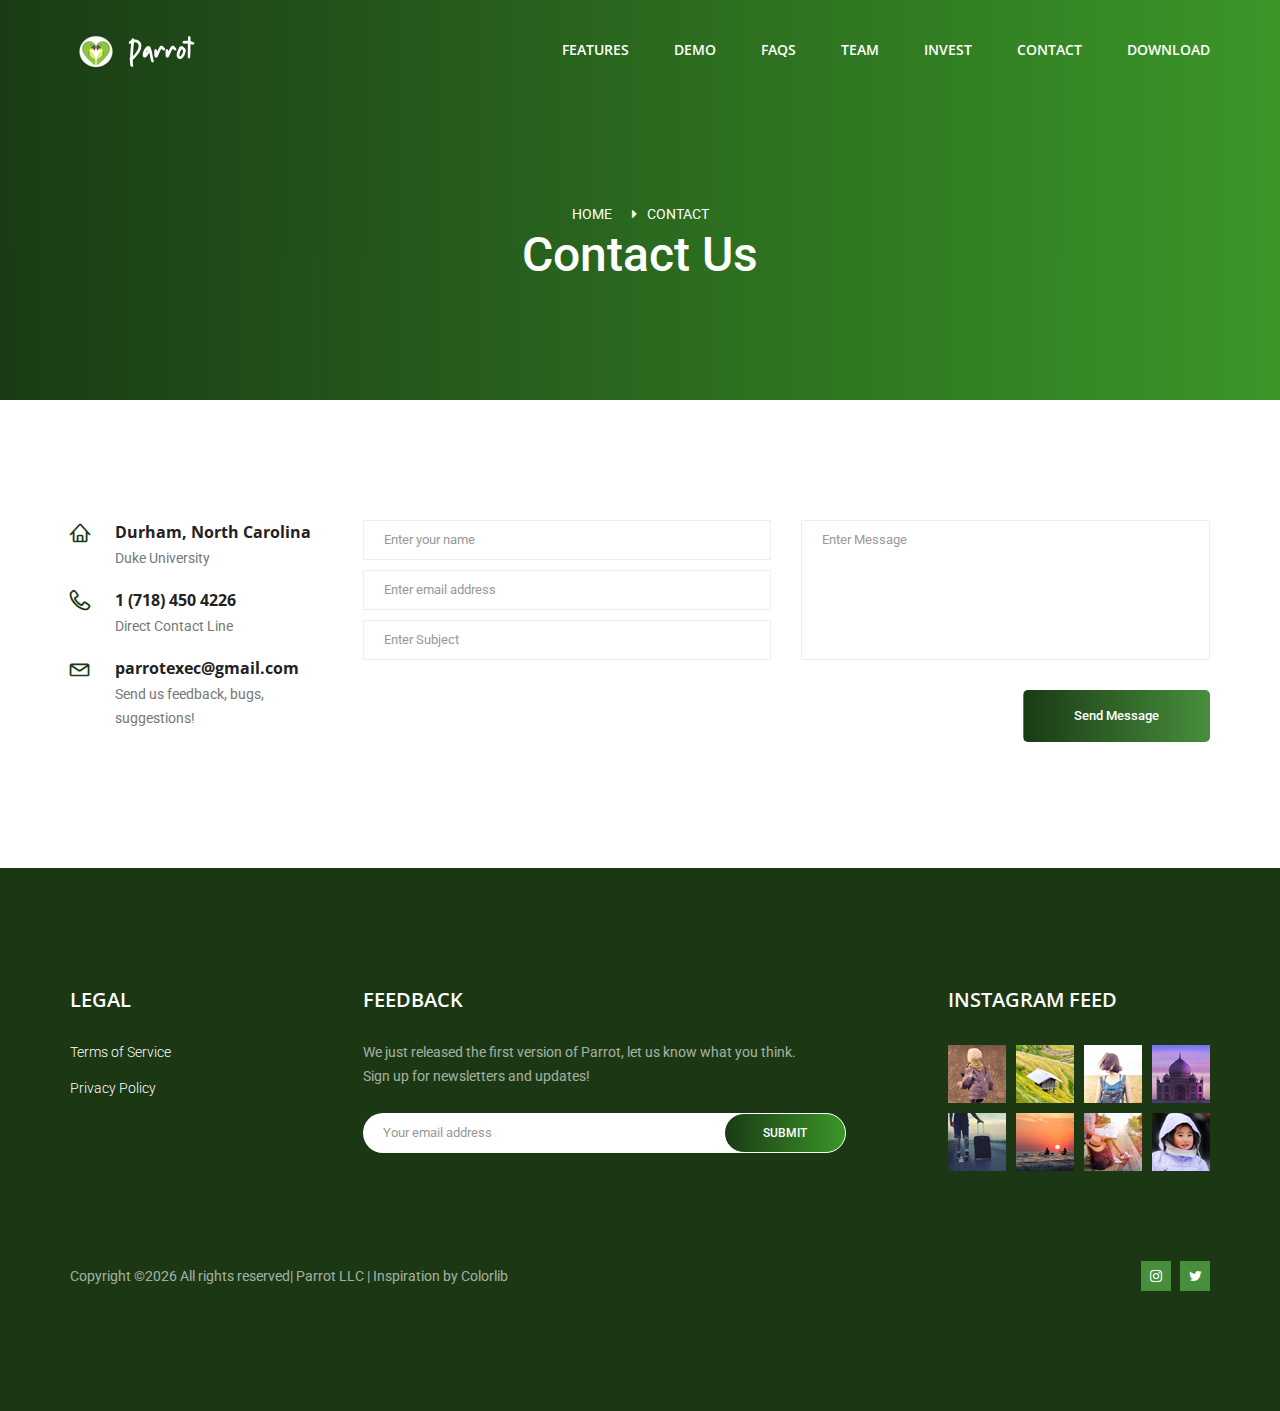
<file: public/contact.html>
<!doctype html>
<html lang="en">
    <head>
        <!-- Required meta tags -->
        <meta charset="utf-8">
        <meta name="viewport" content="width=device-width, initial-scale=1, shrink-to-fit=no">
        <link rel="icon" href="img/favicon.png" type="image/png">
        <title>Parrot - Social Network</title>
        <!-- Bootstrap CSS -->
        <link rel="stylesheet" href="css/bootstrap.css">
        <link rel="stylesheet" href="vendors/linericon/style.css">
        <link rel="stylesheet" href="css/font-awesome.min.css">
        <link rel="stylesheet" href="vendors/owl-carousel/owl.carousel.min.css">
        <link rel="stylesheet" href="vendors/lightbox/simpleLightbox.css">
        <link rel="stylesheet" href="vendors/nice-select/css/nice-select.css">
        <link rel="stylesheet" href="vendors/animate-css/animate.css">
        <!-- main css -->
        <link rel="stylesheet" href="css/style.css">
        <link rel="stylesheet" href="css/responsive.css">
    </head>
    <body>
        
       <!--================Header Menu Area =================-->
       <header class="header_area overlay">
            <div class="main_menu" id="mainNav">
            	<nav class="navbar navbar-expand-lg navbar-light">
					<div class="container">
						<!-- Brand and toggle get grouped for better mobile display -->
						<a class="navbar-brand logo_h" href="index.html"><img src="img/logo.png" alt=""></a>
						<button class="navbar-toggler" type="button" data-toggle="collapse" data-target="#navbarSupportedContent" aria-controls="navbarSupportedContent" aria-expanded="false" aria-label="Toggle navigation">
							<span class="icon-bar"></span>
							<span class="icon-bar"></span>
							<span class="icon-bar"></span>
						</button>
						<!-- Collect the nav links, forms, and other content for toggling -->
						<div class="collapse navbar-collapse offset" id="navbarSupportedContent">
							<ul class="nav navbar-nav menu_nav ml-auto">
								<!-- <li class="nav-item active"><a class="nav-link" href="#home">Home</a></li>  -->
								<li class="nav-item"><a class="nav-link" href="index.html#chirps">FEATURES</a></li> 
								<li class="nav-item"><a class="nav-link" href="index.html#video">DEMO</a></li> 
								<li class="nav-item"><a class="nav-link" href="#price">FAQs</a></li> 
								<li class="nav-item"><a class="nav-link" href="team.html">TEAM</a></li> 
								<li class="nav-item"><a class="nav-link" href="investor.html" >Invest</a></li> 
								<!-- <li class="nav-item submenu dropdown">
									<a href="#" class="nav-link dropdown-toggle" data-toggle="dropdown" role="button" aria-haspopup="true" aria-expanded="false">Pages</a>
									<ul class="dropdown-menu">
										<li class="nav-item"><a class="nav-link" href="elements.html">Elements</a></li>
									</ul>
								</li>  
								<li class="nav-item submenu dropdown">
									<a href="investor.html" class="nav-link dropdown-toggle" data-toggle="dropdown" role="button" aria-haspopup="true" aria-expanded="false">Invest</a>
									<ul class="dropdown-menu">
										<li class="nav-item"><a class="nav-link" href="blog.html">Blog</a></li>
										<li class="nav-item"><a class="nav-link" href="single-blog.html">Blog Details</a></li>
									</ul> -->
								</li> 
								<li class="nav-item"><a class="nav-link" href="contact.html">CONTACT</a></li>
								<li class="nav-item"><a class="nav-link" href="http://bit.ly/theparrotapp" target="_blank">Download</a></li>
							</ul>
							
						</div> 
					</div>
            	</nav>
            </div>
        </header>
        <!--================Header Menu Area =================-->
        
        <!--================Home Banner Area =================-->
        <section class="banner_area">
            <div class="banner_inner d-flex align-items-center">
            	<div class="overlay bg-parallax" data-stellar-ratio="0.9" data-stellar-vertical-offset="0" data-background=""></div>
				<div class="container">
					<div class="banner_content text-center">
						<div class="page_link">
							<a href="index.html">Home</a>
							<a href="contact.html">Contact</a>
						</div>
						<h2>Contact Us</h2>
					</div>
				</div>
            </div>
        </section>
        <!--================End Home Banner Area =================-->
        
        <!--================Contact Area =================-->
        <section class="contact_area p_120">
            <div class="container">
                <div class="row">
                    <div class="col-lg-3">
                        <div class="contact_info">
                            <div class="info_item">
                                <i class="lnr lnr-home"></i>
                                <h6>Durham, North Carolina</h6>
                                <p>Duke University</p>
                            </div>
                            <div class="info_item">
                                <i class="lnr lnr-phone-handset"></i>
                                <h6><a href="#">1 (718) 450 4226</a></h6>
                                <p>Direct Contact Line</p>
                            </div>
                            <div class="info_item">
                                <i class="lnr lnr-envelope"></i>
                                <h6><a href="#">parrotexec@gmail.com</a></h6>
                                <p>Send us feedback, bugs, suggestions!</p>
                            </div>
                        </div>
                    </div>
                    <div class="col-lg-9">
                        <form class="row contact_form" action="contact_process.php" method="post" id="contactForm" novalidate="novalidate">
                            <div class="col-md-6">
                                <div class="form-group">
                                    <input type="text" class="form-control" id="name" name="name" placeholder="Enter your name">
                                </div>
                                <div class="form-group">
                                    <input type="email" class="form-control" id="email" name="email" placeholder="Enter email address">
                                </div>
                                <div class="form-group">
                                    <input type="text" class="form-control" id="subject" name="subject" placeholder="Enter Subject">
                                </div>
                            </div>
                            <div class="col-md-6">
                                <div class="form-group">
                                    <textarea class="form-control" name="message" id="message" rows="1" placeholder="Enter Message"></textarea>
                                </div>
                            </div>
                            <div class="col-md-12 text-right">
                                <button type="submit" value="submit" class="btn submit_btn">Send Message</button>
                            </div>
                        </form>
                    </div>
                </div>
            </div>
        </section>
        <!--================Contact Area =================-->
        <!--================Testimonials Area =================--
        <section class="testimonials_area p_120">
        	<div class="container">
        		<div class="main_title">
        			<h2>Testimonials</h2>
        			<p>Lorem ipsum dolor sit amet, consectetur adipisicing elit, sed do eiusmod tempor incididunt ut labore  et dolore magna aliqua.</p>
        		</div>
        		<div class="testi_slider owl-carousel">
        			<div class="item">
        				<div class="testi_item">
							<div class="media">
								<div class="d-flex">
									<img src="img/testimonials/testi-1.png" alt="">
								</div>
								<div class="media-body">
									<p>Accessories Here you can find the best computer accessory for your laptop, monitor, printer, scanner, speaker, projector, hardware.</p>
									<h4>Mark Alviro Wiens</h4>
									<h5>CEO at Google</h5>
								</div>
							</div>
        				</div>
        			</div>
        			<div class="item">
        				<div class="testi_item">
							<div class="media">
								<div class="d-flex">
									<img src="img/testimonials/testi-2.png" alt="">
								</div>
								<div class="media-body">
									<p>Accessories Here you can find the best computer accessory for your laptop, monitor, printer, scanner, speaker, projector, hardware.</p>
									<h4>Mark Alviro Wiens</h4>
									<h5>CEO at Google</h5>
								</div>
							</div>
        				</div>
        			</div>
        		</div>
        	</div>
        </section>
        <!--================End Testimonials Area =================-->
       <!--================ start footer Area  =================-->	
       <footer class="footer-area p_120">
            <div class="container">
                <div class="row">
                    <div class="col-lg-3  col-md-6 col-sm-6">
                        <div class="single-footer-widget tp_widgets">
                           <h6 class="footer_title">Legal</h6>
                            <ul class="list">
                            	<li><a href="https://cameronking4.github.io/Parrot-HP/terms.html" target="_blank">Terms of Service</a></li>
                            	<li><a href="https://cameronking4.github.io/Parrot-HP/privacy.html" target="_blank">Privacy Policy</a></li>
                            </ul>
                        </div>
                    </div>
                    <div class="col-lg-5 col-md-6 col-sm-6">
                        <div class="single-footer-widget news_widgets">
                            <h6 class="footer_title">Feedback</h6>
                            <p>We just released the first version of Parrot, let us know what you think. Sign up for newsletters and updates!</p>		
                            <div id="mc_embed_signup">
                                <form target="_blank" action="https://spondonit.us12.list-manage.com/subscribe/post?u=1462626880ade1ac87bd9c93a&amp;id=92a4423d01" method="get" class="subscribe_form relative">
                                    <div class="input-group d-flex flex-row">
                                        <input name="EMAIL" placeholder="Your email address" onfocus="this.placeholder = ''" onblur="this.placeholder = 'Email Address '" required="" type="email" style="border:none">
                                        <button class="btn sub-btn">SUBMIT</button>		
                                    </div>									
                                    <div class="mt-10 info"></div>
                                </form>
                            </div>
                        </div>
                    </div>
                    <div class="col-lg-3 col-md-6 col-sm-6 offset-lg-1">
                        <div class="single-footer-widget instafeed">
                            <h6 class="footer_title"> <a href="http://instagram.com/getparrot" target="_blank" style="color: #fafafa">Instagram Feed</a></h6>
                            <ul class="list instafeed d-flex flex-wrap">
                                <li><img src="img/instagram/Image-01.jpg" alt=""></li>
                                <li><img src="img/instagram/Image-02.jpg" alt=""></li>
                                <li><img src="img/instagram/Image-03.jpg" alt=""></li>
                                <li><img src="img/instagram/Image-04.jpg" alt=""></li>
                                <li><img src="img/instagram/Image-05.jpg" alt=""></li>
                                <li><img src="img/instagram/Image-06.jpg" alt=""></li>
                                <li><img src="img/instagram/Image-07.jpg" alt=""></li>
                                <li><img src="img/instagram/Image-08.jpg" alt=""></li>
                            </ul>
                        </div>
                    </div>	
                </div>
                <div class="row footer-bottom d-flex justify-content-between align-items-center">
                    <p class="col-lg-8 col-md-8 footer-text m-0"><!-- Link back to Colorlib can't be removed. Template is licensed under CC BY 3.0. -->
Copyright &copy;<script>document.write(new Date().getFullYear());</script> All rights reserved| Parrot LLC |  Inspiration by <a href="https://colorlib.com" target="_blank">Colorlib</a>
<!-- Link back to Colorlib can't be removed. Template is licensed under CC BY 3.0. --></p>
                    <div class="col-lg-4 col-md-4 footer-social">
                        <a href="#" style="background-color:#488f3d"><i class="fa fa-instagram"></i></a>
                        <a href="#" style="background-color:#488f3d"><i class="fa fa-twitter"></i></a>
                    </div>
                </div>
            </div>
        </footer>
		<!--================ End footer Area  =================-->
        
        
        
        
        
        <!-- Optional JavaScript -->
        <!-- jQuery first, then Popper.js, then Bootstrap JS -->
        <script src="js/jquery-3.2.1.min.js"></script>
        <script src="js/popper.js"></script>
        <script src="js/bootstrap.min.js"></script>
        <script src="js/stellar.js"></script>
        <script src="vendors/lightbox/simpleLightbox.min.js"></script>
        <script src="vendors/nice-select/js/jquery.nice-select.min.js"></script>
        <script src="vendors/isotope/imagesloaded.pkgd.min.js"></script>
        <script src="vendors/isotope/isotope-min.js"></script>
        <script src="vendors/owl-carousel/owl.carousel.min.js"></script>
        <script src="js/jquery.ajaxchimp.min.js"></script>
        <script src="vendors/counter-up/jquery.waypoints.min.js"></script>
        <script src="vendors/counter-up/jquery.counterup.js"></script>
        <script src="js/mail-script.js"></script>
        <script src="vendors/popup/jquery.magnific-popup.min.js"></script>
        <script src="js/theme.js"></script>
    </body>
</html>
</file>
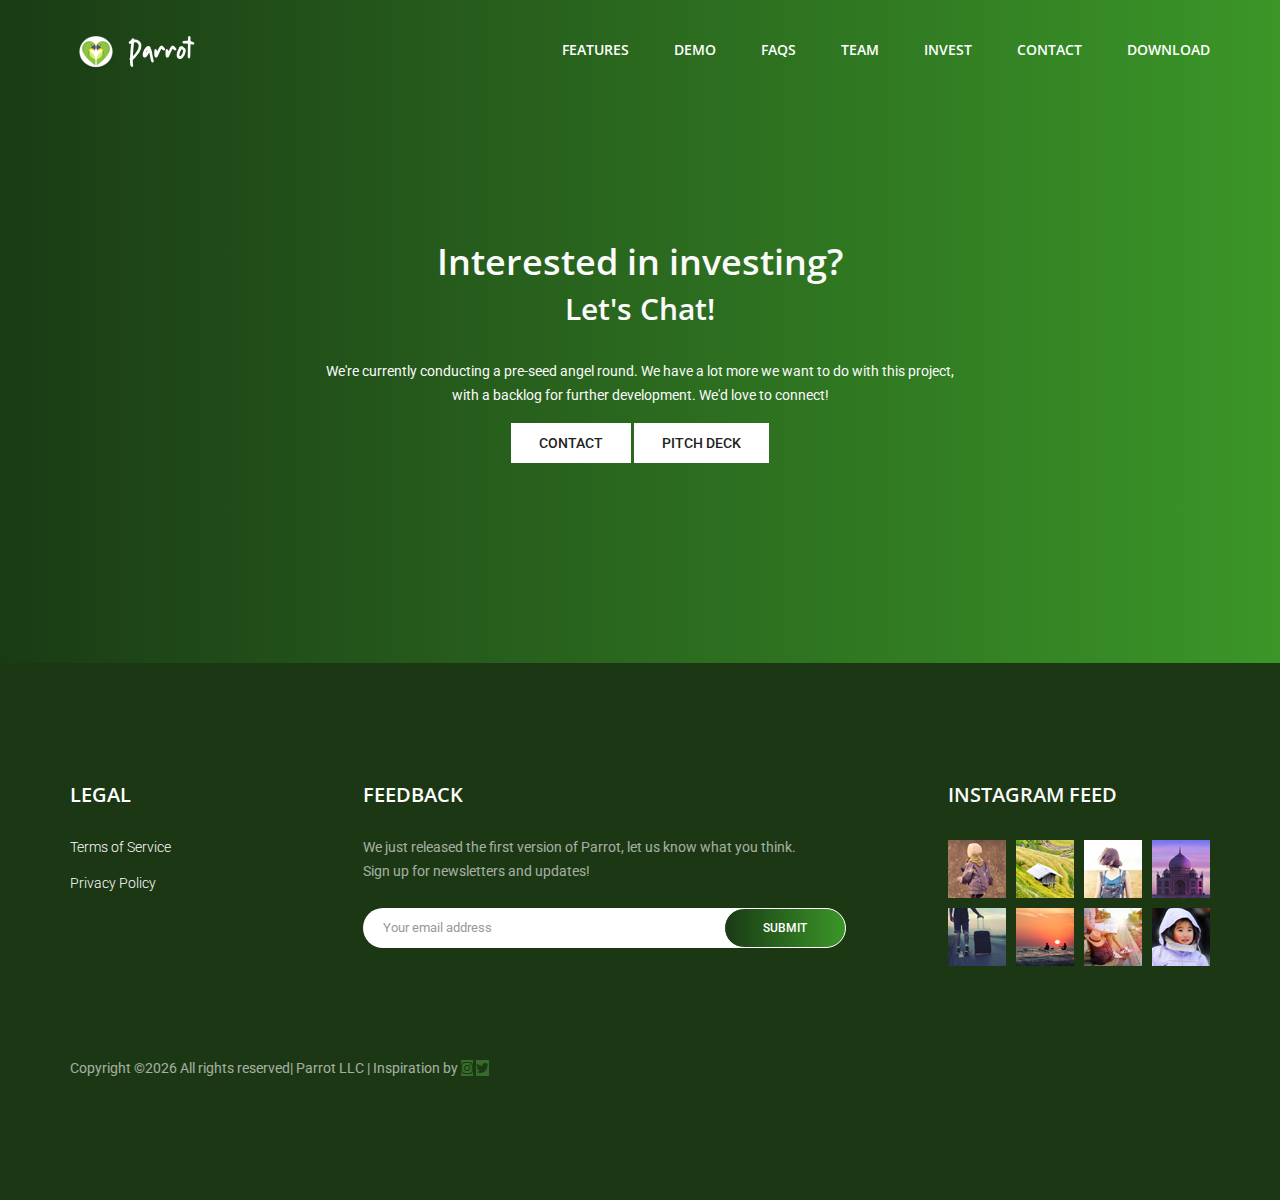
<file: public/investor.html>
<!doctype html>
<html lang="en">
    <head>
        <!-- Required meta tags -->
        <meta charset="utf-8">
        <meta name="viewport" content="width=device-width, initial-scale=1, shrink-to-fit=no">
        <link rel="icon" href="img/favicon.png" type="image/png">
        <title>Parrot - Social Network</title>
        <!-- Bootstrap CSS -->
        <link rel="stylesheet" href="css/bootstrap.css">
        <link rel="stylesheet" href="vendors/linericon/style.css">
        <link rel="stylesheet" href="css/font-awesome.min.css">
        <link rel="stylesheet" href="vendors/owl-carousel/owl.carousel.min.css">
        <link rel="stylesheet" href="vendors/lightbox/simpleLightbox.css">
        <link rel="stylesheet" href="vendors/nice-select/css/nice-select.css">
        <link rel="stylesheet" href="vendors/animate-css/animate.css">
        <!-- main css -->
        <link rel="stylesheet" href="css/style.css">
        <link rel="stylesheet" href="css/responsive.css">
    </head>
    <body>
        
       <!--================Header Menu Area =================-->
       <header class="header_area overlay">
            <div class="main_menu" id="mainNav">
            	<nav class="navbar navbar-expand-lg navbar-light">
					<div class="container">
						<!-- Brand and toggle get grouped for better mobile display -->
						<a class="navbar-brand logo_h" href="index.html"><img src="img/logo.png" alt=""></a>
						<button class="navbar-toggler" type="button" data-toggle="collapse" data-target="#navbarSupportedContent" aria-controls="navbarSupportedContent" aria-expanded="false" aria-label="Toggle navigation">
							<span class="icon-bar"></span>
							<span class="icon-bar"></span>
							<span class="icon-bar"></span>
						</button>
						<!-- Collect the nav links, forms, and other content for toggling -->
						<div class="collapse navbar-collapse offset" id="navbarSupportedContent">
							<ul class="nav navbar-nav menu_nav ml-auto">
								<!-- <li class="nav-item active"><a class="nav-link" href="#home">Home</a></li>  -->
								<li class="nav-item"><a class="nav-link" href="index.html#chirps">FEATURES</a></li> 
								<li class="nav-item"><a class="nav-link" href="index.html#video">DEMO</a></li> 
								<li class="nav-item"><a class="nav-link" href="#price">FAQs</a></li> 
								<li class="nav-item"><a class="nav-link" href="#screen">TEAM</a></li> 
								<li class="nav-item"><a class="nav-link" href="investor.html" >Invest</a></li> 
								<!-- <li class="nav-item submenu dropdown">
									<a href="#" class="nav-link dropdown-toggle" data-toggle="dropdown" role="button" aria-haspopup="true" aria-expanded="false">Pages</a>
									<ul class="dropdown-menu">
										<li class="nav-item"><a class="nav-link" href="elements.html">Elements</a></li>
									</ul>
								</li>  
								<li class="nav-item submenu dropdown">
									<a href="investor.html" class="nav-link dropdown-toggle" data-toggle="dropdown" role="button" aria-haspopup="true" aria-expanded="false">Invest</a>
									<ul class="dropdown-menu">
										<li class="nav-item"><a class="nav-link" href="blog.html">Blog</a></li>
										<li class="nav-item"><a class="nav-link" href="single-blog.html">Blog Details</a></li>
									</ul> -->
								</li> 
								<li class="nav-item"><a class="nav-link" href="contact.html">CONTACT</a></li>
								<li class="nav-item"><a class="nav-link" href="http://bit.ly/theparrotapp" target="_blank">Download</a></li>
							</ul>
							
						</div> 
					</div>
            	</nav>
            </div>
        </header>
        <!--================Header Menu Area =================-->
        
        <!--================Home Banner Area =================-->
        <section class="banner_area">
                <div class="banner_inner d-flex align-items-center">
                    <div class="overlay bg-parallax" data-stellar-ratio="0.9" data-stellar-vertical-offset="0" data-background=""></div>
                    <div class="container">
                    <div class="blog_b_text text-center" style="color: #fafafa">
                        <div style="padding: 120px;"></div>
                        <h1>Interested in investing? </h1> 
                            <h2>Let's Chat!</h2>
                        <br>
						<p>We're currently conducting a pre-seed angel round. We have a lot more we want to do with this project, <br> with a backlog for further development. We'd love to connect!</p>
                        <a href="mailto:parrotexec@gmail.com?cc=cameronyking@gmail.com, nebtibebu@gmail.com&subject=Parrot Investment Interest" class="white_bg_btn">Contact</a>
                        <a class="white_bg_btn" href="https://slides.com/cameronking/parrot-5-4/fullscreen" target="_blank">Pitch Deck</a>
                        <div style="padding: 100px;"></div>
					</div>
				</div>
            </div>
        </section>
        <!--================End Home Banner Area =================--
        <section id="chirps" class="interior_area">
                <div class="container">
                        <iframe src="//slides.com/cameronking/parrot-5-4/embed?style=light" width="576" height="420" scrolling="no" frameborder="0" webkitallowfullscreen mozallowfullscreen allowfullscreen></iframe>
                </div>
        </section>
        ================ start footer Area  =================-->	
         <footer class="footer-area p_120">
                <div class="container">
                    <div class="row">
                        <div class="col-lg-3  col-md-6 col-sm-6">
                            <div class="single-footer-widget tp_widgets">
                               <h6 class="footer_title">Legal</h6>
                                <ul class="list">
                                    <li><a href="https://cameronking4.github.io/Parrot-HP/terms.html" target="_blank">Terms of Service</a></li>
                                    <li><a href="https://cameronking4.github.io/Parrot-HP/privacy.html" target="_blank">Privacy Policy</a></li>
                                </ul>
                            </div>
                        </div>
                        <div class="col-lg-5 col-md-6 col-sm-6">
                            <div class="single-footer-widget news_widgets">
                                <h6 class="footer_title">Feedback</h6>
                                <p>We just released the first version of Parrot, let us know what you think. Sign up for newsletters and updates!</p>		
                                <div id="mc_embed_signup">
                                    <form target="_blank" action="https://spondonit.us12.list-manage.com/subscribe/post?u=1462626880ade1ac87bd9c93a&amp;id=92a4423d01" method="get" class="subscribe_form relative">
                                        <div class="input-group d-flex flex-row">
                                            <input name="EMAIL" placeholder="Your email address" onfocus="this.placeholder = ''" onblur="this.placeholder = 'Email Address '" required="" type="email" style="border:none">
                                            <button class="btn sub-btn">SUBMIT</button>		
                                        </div>									
                                        <div class="mt-10 info"></div>
                                    </form>
                                </div>
                            </div>
                        </div>
                        <div class="col-lg-3 col-md-6 col-sm-6 offset-lg-1">
                            <div class="single-footer-widget instafeed">
                                <h6 class="footer_title"> <a href="http://instagram.com/getparrot" target="_blank" style="color: #fafafa">Instagram Feed</a></h6>
                                <ul class="list instafeed d-flex flex-wrap">
                                    <li><img src="img/instagram/Image-01.jpg" alt=""></li>
                                    <li><img src="img/instagram/Image-02.jpg" alt=""></li>
                                    <li><img src="img/instagram/Image-03.jpg" alt=""></li>
                                    <li><img src="img/instagram/Image-04.jpg" alt=""></li>
                                    <li><img src="img/instagram/Image-05.jpg" alt=""></li>
                                    <li><img src="img/instagram/Image-06.jpg" alt=""></li>
                                    <li><img src="img/instagram/Image-07.jpg" alt=""></li>
                                    <li><img src="img/instagram/Image-08.jpg" alt=""></li>
                                </ul>
                            </div>
                        </div>	
                    </div>
                    <div class="row footer-bottom d-flex justify-content-between align-items-center">
                        <p class="col-lg-8 col-md-8 footer-text m-0"><!-- Link back to Colorlib can't be removed. Template is licensed under CC BY 3.0. -->
    Copyright &copy;<script>document.write(new Date().getFullYear());</script> All rights reserved| Parrot LLC |  Inspiration by <a href="https://colorlib.com" target="_blank>Colorlib</a>
    <!-- Link back to Colorlib can't be removed. Template is licensed under CC BY 3.0. --></p>
                        <div class="col-lg-4 col-md-4 footer-social">
                            <a href="#" style="background-color:#488f3d"><i class="fa fa-instagram"></i></a>
                            <a href="#" style="background-color:#488f3d"><i class="fa fa-twitter"></i></a>
                        </div>
                    </div>
                </div>
            </footer>
            <!--================ End footer Area  =================-->
            
            
            
            
            
            <!-- Optional JavaScript -->
            <!-- jQuery first, then Popper.js, then Bootstrap JS -->
            <script src="js/jquery-3.2.1.min.js"></script>
            <script src="js/popper.js"></script>
            <script src="js/bootstrap.min.js"></script>
            <script src="js/stellar.js"></script>
            <script src="vendors/lightbox/simpleLightbox.min.js"></script>
            <script src="vendors/nice-select/js/jquery.nice-select.min.js"></script>
            <script src="vendors/isotope/imagesloaded.pkgd.min.js"></script>
            <script src="vendors/isotope/isotope-min.js"></script>
            <script src="vendors/owl-carousel/owl.carousel.min.js"></script>
            <script src="js/jquery.ajaxchimp.min.js"></script>
            <script src="vendors/counter-up/jquery.waypoints.min.js"></script>
            <script src="vendors/counter-up/jquery.counterup.js"></script>
            <script src="js/mail-script.js"></script>
            <script src="vendors/popup/jquery.magnific-popup.min.js"></script>
            <script src="js/theme.js"></script>
        </body>
    </html>
</file>
<file: vendors/linericon/style.css>
@font-face {
	font-family: 'Linearicons-Free';
	src:url('fonts/Linearicons-Free.eot?w118d');
	src:url('fonts/Linearicons-Free.eot?#iefixw118d') format('embedded-opentype'),
		url('fonts/Linearicons-Free.woff2?w118d') format('woff2'),
		url('fonts/Linearicons-Free.woff?w118d') format('woff'),
		url('fonts/Linearicons-Free.ttf?w118d') format('truetype'),
		url('fonts/Linearicons-Free.svg?w118d#Linearicons-Free') format('svg');
	font-weight: normal;
	font-style: normal;
}

.lnr {
	font-family: 'Linearicons-Free';
	speak: none;
	font-style: normal;
	font-weight: normal;
	font-variant: normal;
	text-transform: none;
	line-height: 1;

	/* Better Font Rendering =========== */
	-webkit-font-smoothing: antialiased;
	-moz-osx-font-smoothing: grayscale;
}

.lnr-home:before {
	content: "\e800";
}
.lnr-apartment:before {
	content: "\e801";
}
.lnr-pencil:before {
	content: "\e802";
}
.lnr-magic-wand:before {
	content: "\e803";
}
.lnr-drop:before {
	content: "\e804";
}
.lnr-lighter:before {
	content: "\e805";
}
.lnr-poop:before {
	content: "\e806";
}
.lnr-sun:before {
	content: "\e807";
}
.lnr-moon:before {
	content: "\e808";
}
.lnr-cloud:before {
	content: "\e809";
}
.lnr-cloud-upload:before {
	content: "\e80a";
}
.lnr-cloud-download:before {
	content: "\e80b";
}
.lnr-cloud-sync:before {
	content: "\e80c";
}
.lnr-cloud-check:before {
	content: "\e80d";
}
.lnr-database:before {
	content: "\e80e";
}
.lnr-lock:before {
	content: "\e80f";
}
.lnr-cog:before {
	content: "\e810";
}
.lnr-trash:before {
	content: "\e811";
}
.lnr-dice:before {
	content: "\e812";
}
.lnr-heart:before {
	content: "\e813";
}
.lnr-star:before {
	content: "\e814";
}
.lnr-star-half:before {
	content: "\e815";
}
.lnr-star-empty:before {
	content: "\e816";
}
.lnr-flag:before {
	content: "\e817";
}
.lnr-envelope:before {
	content: "\e818";
}
.lnr-paperclip:before {
	content: "\e819";
}
.lnr-inbox:before {
	content: "\e81a";
}
.lnr-eye:before {
	content: "\e81b";
}
.lnr-printer:before {
	content: "\e81c";
}
.lnr-file-empty:before {
	content: "\e81d";
}
.lnr-file-add:before {
	content: "\e81e";
}
.lnr-enter:before {
	content: "\e81f";
}
.lnr-exit:before {
	content: "\e820";
}
.lnr-graduation-hat:before {
	content: "\e821";
}
.lnr-license:before {
	content: "\e822";
}
.lnr-music-note:before {
	content: "\e823";
}
.lnr-film-play:before {
	content: "\e824";
}
.lnr-camera-video:before {
	content: "\e825";
}
.lnr-camera:before {
	content: "\e826";
}
.lnr-picture:before {
	content: "\e827";
}
.lnr-book:before {
	content: "\e828";
}
.lnr-bookmark:before {
	content: "\e829";
}
.lnr-user:before {
	content: "\e82a";
}
.lnr-users:before {
	content: "\e82b";
}
.lnr-shirt:before {
	content: "\e82c";
}
.lnr-store:before {
	content: "\e82d";
}
.lnr-cart:before {
	content: "\e82e";
}
.lnr-tag:before {
	content: "\e82f";
}
.lnr-phone-handset:before {
	content: "\e830";
}
.lnr-phone:before {
	content: "\e831";
}
.lnr-pushpin:before {
	content: "\e832";
}
.lnr-map-marker:before {
	content: "\e833";
}
.lnr-map:before {
	content: "\e834";
}
.lnr-location:before {
	content: "\e835";
}
.lnr-calendar-full:before {
	content: "\e836";
}
.lnr-keyboard:before {
	content: "\e837";
}
.lnr-spell-check:before {
	content: "\e838";
}
.lnr-screen:before {
	content: "\e839";
}
.lnr-smartphone:before {
	content: "\e83a";
}
.lnr-tablet:before {
	content: "\e83b";
}
.lnr-laptop:before {
	content: "\e83c";
}
.lnr-laptop-phone:before {
	content: "\e83d";
}
.lnr-power-switch:before {
	content: "\e83e";
}
.lnr-bubble:before {
	content: "\e83f";
}
.lnr-heart-pulse:before {
	content: "\e840";
}
.lnr-construction:before {
	content: "\e841";
}
.lnr-pie-chart:before {
	content: "\e842";
}
.lnr-chart-bars:before {
	content: "\e843";
}
.lnr-gift:before {
	content: "\e844";
}
.lnr-diamond:before {
	content: "\e845";
}
.lnr-linearicons:before {
	content: "\e846";
}
.lnr-dinner:before {
	content: "\e847";
}
.lnr-coffee-cup:before {
	content: "\e848";
}
.lnr-leaf:before {
	content: "\e849";
}
.lnr-paw:before {
	content: "\e84a";
}
.lnr-rocket:before {
	content: "\e84b";
}
.lnr-briefcase:before {
	content: "\e84c";
}
.lnr-bus:before {
	content: "\e84d";
}
.lnr-car:before {
	content: "\e84e";
}
.lnr-train:before {
	content: "\e84f";
}
.lnr-bicycle:before {
	content: "\e850";
}
.lnr-wheelchair:before {
	content: "\e851";
}
.lnr-select:before {
	content: "\e852";
}
.lnr-earth:before {
	content: "\e853";
}
.lnr-smile:before {
	content: "\e854";
}
.lnr-sad:before {
	content: "\e855";
}
.lnr-neutral:before {
	content: "\e856";
}
.lnr-mustache:before {
	content: "\e857";
}
.lnr-alarm:before {
	content: "\e858";
}
.lnr-bullhorn:before {
	content: "\e859";
}
.lnr-volume-high:before {
	content: "\e85a";
}
.lnr-volume-medium:before {
	content: "\e85b";
}
.lnr-volume-low:before {
	content: "\e85c";
}
.lnr-volume:before {
	content: "\e85d";
}
.lnr-mic:before {
	content: "\e85e";
}
.lnr-hourglass:before {
	content: "\e85f";
}
.lnr-undo:before {
	content: "\e860";
}
.lnr-redo:before {
	content: "\e861";
}
.lnr-sync:before {
	content: "\e862";
}
.lnr-history:before {
	content: "\e863";
}
.lnr-clock:before {
	content: "\e864";
}
.lnr-download:before {
	content: "\e865";
}
.lnr-upload:before {
	content: "\e866";
}
.lnr-enter-down:before {
	content: "\e867";
}
.lnr-exit-up:before {
	content: "\e868";
}
.lnr-bug:before {
	content: "\e869";
}
.lnr-code:before {
	content: "\e86a";
}
.lnr-link:before {
	content: "\e86b";
}
.lnr-unlink:before {
	content: "\e86c";
}
.lnr-thumbs-up:before {
	content: "\e86d";
}
.lnr-thumbs-down:before {
	content: "\e86e";
}
.lnr-magnifier:before {
	content: "\e86f";
}
.lnr-cross:before {
	content: "\e870";
}
.lnr-menu:before {
	content: "\e871";
}
.lnr-list:before {
	content: "\e872";
}
.lnr-chevron-up:before {
	content: "\e873";
}
.lnr-chevron-down:before {
	content: "\e874";
}
.lnr-chevron-left:before {
	content: "\e875";
}
.lnr-chevron-right:before {
	content: "\e876";
}
.lnr-arrow-up:before {
	content: "\e877";
}
.lnr-arrow-down:before {
	content: "\e878";
}
.lnr-arrow-left:before {
	content: "\e879";
}
.lnr-arrow-right:before {
	content: "\e87a";
}
.lnr-move:before {
	content: "\e87b";
}
.lnr-warning:before {
	content: "\e87c";
}
.lnr-question-circle:before {
	content: "\e87d";
}
.lnr-menu-circle:before {
	content: "\e87e";
}
.lnr-checkmark-circle:before {
	content: "\e87f";
}
.lnr-cross-circle:before {
	content: "\e880";
}
.lnr-plus-circle:before {
	content: "\e881";
}
.lnr-circle-minus:before {
	content: "\e882";
}
.lnr-arrow-up-circle:before {
	content: "\e883";
}
.lnr-arrow-down-circle:before {
	content: "\e884";
}
.lnr-arrow-left-circle:before {
	content: "\e885";
}
.lnr-arrow-right-circle:before {
	content: "\e886";
}
.lnr-chevron-up-circle:before {
	content: "\e887";
}
.lnr-chevron-down-circle:before {
	content: "\e888";
}
.lnr-chevron-left-circle:before {
	content: "\e889";
}
.lnr-chevron-right-circle:before {
	content: "\e88a";
}
.lnr-crop:before {
	content: "\e88b";
}
.lnr-frame-expand:before {
	content: "\e88c";
}
.lnr-frame-contract:before {
	content: "\e88d";
}
.lnr-layers:before {
	content: "\e88e";
}
.lnr-funnel:before {
	content: "\e88f";
}
.lnr-text-format:before {
	content: "\e890";
}
.lnr-text-format-remove:before {
	content: "\e891";
}
.lnr-text-size:before {
	content: "\e892";
}
.lnr-bold:before {
	content: "\e893";
}
.lnr-italic:before {
	content: "\e894";
}
.lnr-underline:before {
	content: "\e895";
}
.lnr-strikethrough:before {
	content: "\e896";
}
.lnr-highlight:before {
	content: "\e897";
}
.lnr-text-align-left:before {
	content: "\e898";
}
.lnr-text-align-center:before {
	content: "\e899";
}
.lnr-text-align-right:before {
	content: "\e89a";
}
.lnr-text-align-justify:before {
	content: "\e89b";
}
.lnr-line-spacing:before {
	content: "\e89c";
}
.lnr-indent-increase:before {
	content: "\e89d";
}
.lnr-indent-decrease:before {
	content: "\e89e";
}
.lnr-pilcrow:before {
	content: "\e89f";
}
.lnr-direction-ltr:before {
	content: "\e8a0";
}
.lnr-direction-rtl:before {
	content: "\e8a1";
}
.lnr-page-break:before {
	content: "\e8a2";
}
.lnr-sort-alpha-asc:before {
	content: "\e8a3";
}
.lnr-sort-amount-asc:before {
	content: "\e8a4";
}
.lnr-hand:before {
	content: "\e8a5";
}
.lnr-pointer-up:before {
	content: "\e8a6";
}
.lnr-pointer-right:before {
	content: "\e8a7";
}
.lnr-pointer-down:before {
	content: "\e8a8";
}
.lnr-pointer-left:before {
	content: "\e8a9";
}
</file>
<file: vendors/nice-select/css/nice-select.css>
.nice-select {
  -webkit-tap-highlight-color: transparent;
  background-color: #fff;
  border-radius: 5px;
  border: solid 1px #e8e8e8;
  box-sizing: border-box;
  clear: both;
  cursor: pointer;
  display: block;
  float: left;
  font-family: inherit;
  font-size: 14px;
  font-weight: normal;
  height: 42px;
  line-height: 40px;
  outline: none;
  padding-left: 18px;
  padding-right: 30px;
  position: relative;
  text-align: left !important;
  -webkit-transition: all 0.2s ease-in-out;
  transition: all 0.2s ease-in-out;
  -webkit-user-select: none;
     -moz-user-select: none;
      -ms-user-select: none;
          user-select: none;
  white-space: nowrap;
  width: auto; }
  .nice-select:hover {
    border-color: #dbdbdb; }
  .nice-select:active, .nice-select.open, .nice-select:focus {
    border-color: #999; }
  .nice-select:after {
    border-bottom: 2px solid #999;
    border-right: 2px solid #999;
    content: '';
    display: block;
    height: 5px;
    margin-top: -4px;
    pointer-events: none;
    position: absolute;
    right: 12px;
    top: 50%;
    -webkit-transform-origin: 66% 66%;
        -ms-transform-origin: 66% 66%;
            transform-origin: 66% 66%;
    -webkit-transform: rotate(45deg);
        -ms-transform: rotate(45deg);
            transform: rotate(45deg);
    -webkit-transition: all 0.15s ease-in-out;
    transition: all 0.15s ease-in-out;
    width: 5px; }
  .nice-select.open:after {
    -webkit-transform: rotate(-135deg);
        -ms-transform: rotate(-135deg);
            transform: rotate(-135deg); }
  .nice-select.open .list {
    opacity: 1;
    pointer-events: auto;
    -webkit-transform: scale(1) translateY(0);
        -ms-transform: scale(1) translateY(0);
            transform: scale(1) translateY(0); }
  .nice-select.disabled {
    border-color: #ededed;
    color: #999;
    pointer-events: none; }
    .nice-select.disabled:after {
      border-color: #cccccc; }
  .nice-select.wide {
    width: 100%; }
    .nice-select.wide .list {
      left: 0 !important;
      right: 0 !important; }
  .nice-select.right {
    float: right; }
    .nice-select.right .list {
      left: auto;
      right: 0; }
  .nice-select.small {
    font-size: 12px;
    height: 36px;
    line-height: 34px; }
    .nice-select.small:after {
      height: 4px;
      width: 4px; }
    .nice-select.small .option {
      line-height: 34px;
      min-height: 34px; }
  .nice-select .list {
    background-color: #fff;
    border-radius: 5px;
    box-shadow: 0 0 0 1px rgba(68, 68, 68, 0.11);
    box-sizing: border-box;
    margin-top: 4px;
    opacity: 0;
    overflow: hidden;
    padding: 0;
    pointer-events: none;
    position: absolute;
    top: 100%;
    left: 0;
    -webkit-transform-origin: 50% 0;
        -ms-transform-origin: 50% 0;
            transform-origin: 50% 0;
    -webkit-transform: scale(0.75) translateY(-21px);
        -ms-transform: scale(0.75) translateY(-21px);
            transform: scale(0.75) translateY(-21px);
    -webkit-transition: all 0.2s cubic-bezier(0.5, 0, 0, 1.25), opacity 0.15s ease-out;
    transition: all 0.2s cubic-bezier(0.5, 0, 0, 1.25), opacity 0.15s ease-out;
    z-index: 9; }
    .nice-select .list:hover .option:not(:hover) {
      background-color: transparent !important; }
  .nice-select .option {
    cursor: pointer;
    font-weight: 400;
    line-height: 40px;
    list-style: none;
    min-height: 40px;
    outline: none;
    padding-left: 18px;
    padding-right: 29px;
    text-align: left;
    -webkit-transition: all 0.2s;
    transition: all 0.2s; }
    .nice-select .option:hover, .nice-select .option.focus, .nice-select .option.selected.focus {
      background-color: #f6f6f6; }
    .nice-select .option.selected {
      font-weight: bold; }
    .nice-select .option.disabled {
      background-color: transparent;
      color: #999;
      cursor: default; }

.no-csspointerevents .nice-select .list {
  display: none; }

.no-csspointerevents .nice-select.open .list {
  display: block; }
</file>
<file: css/style.css>
/*----------------------------------------------------
@File: Default Styles
@Author: Rocky Ahmed
@URL: http://wethemez.com
Author E-mail: rockybd1995@gmail.com

This file contains the styling for the actual theme, this
is the file you need to edit to change the look of the
theme.
---------------------------------------------------- */
/*=====================================================================
@Template Name: HostHub Construction 
@Author: Rocky Ahmed
@Developed By: Rocky Ahmed
@Developer URL: http://rocky.wethemez.com
Author E-mail: rockybd1995@gmail.com

@Default Styles

Table of Content:
01/ Variables
02/ predefin
03/ header
04/ button
05/ banner
06/ breadcrumb
07/ about
08/ team
09/ project 
10/ price 
11/ team 
12/ blog 
13/ video  
14/ features  
15/ career  
16/ contact 
17/ footer

=====================================================================*/
/*----------------------------------------------------*/
/*font Variables*/
/*Color Variables*/
/*=================== fonts ====================*/
@import url("https://fonts.googleapis.com/css?family=Open+Sans:400,600,700|Roboto:300,300i,400,500,700");
/*---------------------------------------------------- */
/*----------------------------------------------------*/
.list {
  list-style: none;
  margin: 0px;
  padding: 0px;
}

a {
  text-decoration: none;
  -webkit-transition: all 0.3s ease-in-out;
  -o-transition: all 0.3s ease-in-out;
  transition: all 0.3s ease-in-out;
}

a:hover, a:focus {
  text-decoration: none;
  outline: none;
}

.row.m0 {
  margin: 0px;
}

body {
  line-height: 24px;
  font-size: 14px;
  font-family: "Roboto", sans-serif;
  font-weight: normal;
  color: #777777;
}

h1, h2, h3, h4, h5, h6 {
  font-family: "Open Sans", sans-serif;
  font-weight: 600;
}

button:focus {
  outline: none;
  -webkit-box-shadow: none;
  box-shadow: none;
}

.p_120 {
  padding-top: 120px;
  padding-bottom: 120px;
}

.pad_top {
  padding-top: 120px;
}

.mt-25 {
  margin-top: 25px;
}

.p0 {
  padding-left: 0px;
  padding-right: 0px;
}

@media (min-width: 1200px) {
  .container {
    max-width: 1170px;
  }
}

@media (min-width: 1620px) {
  .box_1620 {
    max-width: 1650px;
    margin: auto;
  }
}

/* Main Title Area css
============================================================================================ */
.main_title {
  text-align: center;
  margin-bottom: 75px;
}

.main_title h2 {
  font-family: "Open Sans", sans-serif;
  font-size: 36px;
  color: #222222;
  font-weight: 600;
  margin-bottom: 15px;
}

.main_title p {
  font-size: 14px;
  font-family: "Roboto", sans-serif;
  line-height: 24px;
  color: #777777;
  margin-bottom: 0px;
  max-width: 570px;
  font-weight: normal;
  margin: auto;
}

.main_title.white h2 {
  color: #fff;
}

.main_title.white p {
  color: #fff;
  opacity: .6;
}

/* End Main Title Area css
============================================================================================ */
/*---------------------------------------------------- */
/*----------------------------------------------------*/
.header_area {
  position: absolute;
  width: 100%;
  top: 0;
  left: 0;
  z-index: 99;
  -webkit-transition: background 0.4s, all 0.3s linear;
  -o-transition: background 0.4s, all 0.3s linear;
  transition: background 0.4s, all 0.3s linear;
}

.header_area .navbar {
  background: transparent;
  padding: 0px;
  border: 0px;
  border-radius: 0px;
}

.header_area .navbar .nav .nav-item {
  margin-right: 45px;
}

.header_area .navbar .nav .nav-item .nav-link {
  font: 600 14px/100px "Open Sans", sans-serif;
  text-transform: uppercase;
  color: #fff;
  padding: 0px;
  display: inline-block;
}

.header_area .navbar .nav .nav-item .nav-link:after {
  display: none;
}

.header_area .navbar .nav .nav-item.submenu {
  position: relative;
}

.header_area .navbar .nav .nav-item.submenu ul {
  border: none;
  padding: 0px;
  border-radius: 0px;
  -webkit-box-shadow: none;
  box-shadow: none;
  margin: 0px;
  background: #fff;
}

@media (min-width: 992px) {
  .header_area .navbar .nav .nav-item.submenu ul {
    position: absolute;
    top: 120%;
    left: 0px;
    min-width: 200px;
    text-align: left;
    opacity: 0;
    -webkit-transition: all 300ms ease-in;
    -o-transition: all 300ms ease-in;
    transition: all 300ms ease-in;
    visibility: hidden;
    display: block;
    border: none;
    padding: 0px;
    border-radius: 0px;
    -webkit-box-shadow: 0px 10px 30px 0px #1a3b1585;
    box-shadow: 0px 10px 30px 0px #1a3b1585;
  }
}

.header_area .navbar .nav .nav-item.submenu ul:before {
  content: "";
  width: 0;
  height: 0;
  border-style: solid;
  border-width: 10px 10px 0 10px;
  border-color: #eeeeee transparent transparent transparent;
  position: absolute;
  right: 24px;
  top: 45px;
  z-index: 3;
  opacity: 0;
  -webkit-transition: all 400ms linear;
  -o-transition: all 400ms linear;
  transition: all 400ms linear;
}

.header_area .navbar .nav .nav-item.submenu ul .nav-item {
  display: block;
  float: none;
  margin-right: 0px;
  border-bottom: 1px solid #ededed;
  margin-left: 0px;
  -webkit-transition: all 0.4s linear;
  -o-transition: all 0.4s linear;
  transition: all 0.4s linear;
}

.header_area .navbar .nav .nav-item.submenu ul .nav-item .nav-link {
  line-height: 45px;
  color: #1a3b15;
  padding: 0px 30px;
  -webkit-transition: all 150ms linear;
  -o-transition: all 150ms linear;
  transition: all 150ms linear;
  display: block;
  margin-right: 0px;
}

.header_area .navbar .nav .nav-item.submenu ul .nav-item:last-child {
  border-bottom: none;
}

.header_area .navbar .nav .nav-item.submenu ul .nav-item:hover .nav-link {
  background-image: -moz-linear-gradient(0deg, #1a3b15 0%, #02a91b 100%);
  background-image: -webkit-linear-gradient(0deg, #1a3b15 0%, #02a91b 100%);
  background-image: -ms-linear-gradient(0deg, #1a3b15 0%, #02a91b 100%);
  color: #fff;
}

@media (min-width: 992px) {
  .header_area .navbar .nav .nav-item.submenu:hover ul {
    visibility: visible;
    opacity: 1;
    top: 100%;
  }
}

.header_area .navbar .nav .nav-item.submenu:hover ul .nav-item {
  margin-top: 0px;
}

.header_area .navbar .nav .nav-item:last-child {
  margin-right: 0px;
}

.header_area .navbar .search {
  font-size: 12px;
  line-height: 60px;
  display: inline-block;
  color: #222222;
  margin-left: 80px;
}

.header_area .navbar .search i {
  font-weight: 600;
}

.header_area.navbar_fixed .main_menu {
  position: fixed;
  width: 100%;
  top: -70px;
  left: 0;
  right: 0;
  background-image: -moz-linear-gradient(0deg, #1a3b15 0%, #3b9628 100%);
  background-image: -webkit-linear-gradient(0deg, #1a3b15 0%, #3b9628 100%);
  background-image: -ms-linear-gradient(0deg, #1a3b15 0%, #3b9628 100%);
  -webkit-transform: translateY(70px);
  -ms-transform: translateY(70px);
  transform: translateY(70px);
  -webkit-transition: background 500ms ease, -webkit-transform 500ms ease;
  transition: background 500ms ease, -webkit-transform 500ms ease;
  -o-transition: transform 500ms ease, background 500ms ease;
  transition: transform 500ms ease, background 500ms ease;
  transition: transform 500ms ease, background 500ms ease, -webkit-transform 500ms ease;
  -webkit-transition: transform 500ms ease, background 500ms ease;
  -webkit-box-shadow: 0px 3px 16px 0px rgba(0, 0, 0, 0.1);
  box-shadow: 0px 3px 16px 0px rgba(0, 0, 0, 0.1);
}

.header_area.navbar_fixed .main_menu .navbar .nav .nav-item .nav-link {
  line-height: 70px;
}

.top_menu {
  background: #ec9d5f;
}

.top_menu .float-left a {
  line-height: 40px;
  display: inline-block;
  color: #fff;
  font-family: "Roboto", sans-serif;
  text-transform: uppercase;
  font-size: 16px;
  margin-right: 50px;
  -webkit-transition: all 300ms linear 0s;
  -o-transition: all 300ms linear 0s;
  transition: all 300ms linear 0s;
}

.top_menu .float-left a:last-child {
  margin-right: 0px;
}

.top_menu .float-left a:hover {
  color: #1a3b15;
}

.top_menu .float-right .pur_btn {
  background: #1a3b15;
  color: #fff;
  font-family: "Roboto", sans-serif;
  line-height: 40px;
  display: block;
  padding: 0px 40px;
  font-weight: 500;
  font-size: 14px;
}

/*---------------------------------------------------- */
/*----------------------------------------------------*/
/* Home Banner Area css
============================================================================================ */
.home_banner_area {
  z-index: 1;
  background: url(../img/banner/banner.png) no-repeat scroll center center;
  background-size: cover;
}

.home_banner_area .banner_inner {
  overflow: hidden;
  width: 100%;
  padding: 170px 0px 140px 0px;
}

.home_banner_area .banner_inner .banner_content {
  color: #fff;
}

.home_banner_area .banner_inner .banner_content .col-lg-9 {
  vertical-align: middle;
  -ms-flex-item-align: center;
  align-self: center;
}

.home_banner_area .banner_inner .banner_content h2 {
  font-size: 60px;
  font-weight: bold;
  font-family: "Open Sans", sans-serif;
  margin-bottom: 15px;
  margin-top: -30px;
}

.home_banner_area .banner_inner .banner_content p {
  color: #fff;
  font-family: "Roboto", sans-serif;
  font-weight: 300;
  max-width: 450px;
  margin-bottom: 40px;
  font-size: 14px;
}

.home_banner_area .banner_inner .banner_content .banner_map_img {
  text-align: right;
}

.blog_banner {
  background-color: rgba(4, 104, 52, 0.25);
  min-height: 780px;
  position: relative;
  z-index: 1;
  overflow: hidden;
  margin-bottom: 0px;
}

.blog_banner .banner_inner {
  position: relative;
  overflow: hidden;
  width: 100%;
  min-height: 780px;
  z-index: 1;
}

.blog_banner .banner_inner .overlay {
  opacity: .5;
  height: 100%;
  position: absolute;
  left: 0px;
  top: 0px;
  width: 100%;
  z-index: -1;
}

.blog_banner .banner_inner .blog_b_text {
  max-width: 700px;
  margin: auto;
  color: #fff;
  margin-top: 40px;
}

.blog_banner .banner_inner .blog_b_text h2 {
  font-size: 60px;
  font-weight: 500;
  font-family: "Roboto", sans-serif;
  line-height: 66px;
  margin-bottom: 15px;
}

.blog_banner .banner_inner .blog_b_text p {
  font-size: 16px;
  margin-bottom: 35px;
}

.blog_banner .banner_inner .blog_b_text .white_bg_btn {
  line-height: 42px;
  padding: 0px 45px;
}

.banner_box {
  max-width: 1620px;
  margin: auto;
}

.banner_area {
  position: relative;
  z-index: 1;
  min-height: 400px;
  background-image: -moz-linear-gradient(0deg, #1a3b15 0%, #3b9628 100%); 100%);
  background-image: -webkit-linear-gradient(0deg, #1a3b15 0%, #3b9628 100%); 100%);
  background-image: -ms-linear-gradient(0deg, #1a3b15 0%, #3b9628 100%); 100%);
}

.banner_area .banner_inner {
  position: relative;
  overflow: hidden;
  width: 100%;
  min-height: 400px;
  z-index: 1;
}

.banner_area .banner_inner .banner_content {
  margin-top: 85px;
}

.banner_area .banner_inner .banner_content h2 {
  color: #fff;
  font-size: 48px;
  font-family: "Roboto", sans-serif;
  margin-bottom: 0px;
  font-weight: 500;
}

.banner_area .banner_inner .banner_content .page_link a {
  font-size: 14px;
  color: #fff;
  font-family: "Roboto", sans-serif;
  margin-right: 32px;
  position: relative;
  text-transform: uppercase;
}

.banner_area .banner_inner .banner_content .page_link a:before {
  content: "\f0da";
  font: normal normal normal 14px/1 FontAwesome;
  position: absolute;
  right: -25px;
  top: 50%;
  -webkit-transform: translateY(-50%);
  -ms-transform: translateY(-50%);
  transform: translateY(-50%);
}

.banner_area .banner_inner .banner_content .page_link a:last-child {
  margin-right: 0px;
}

.banner_area .banner_inner .banner_content .page_link a:last-child:before {
  display: none;
}

/* End Home Banner Area css
============================================================================================ */
/*---------------------------------------------------- */
/*----------------------------------------------------*/
/* Home latest Blog Area css
============================================================================================ */
.l_news_item {
  background: #f9f9ff;
  padding: 60px 30px;
  border-radius: 5px;
  -webkit-transition: all 300ms linear 0s;
  -o-transition: all 300ms linear 0s;
  transition: all 300ms linear 0s;
}

.l_news_item .date {
  background: #ffffff;
  color: #777777;
  border: 1px solid #dddddd;
  padding: 0px 18px;
  display: inline-block;
  line-height: 28px;
  border-radius: 3px;
  margin-bottom: 22px;
}

.l_news_item h4 {
  font-size: 20px;
  font-family: "Open Sans", sans-serif;
  font-weight: 600;
  text-transform: uppercase;
  color: #222222;
  line-height: 30px;
  margin-bottom: 15px;
}

.l_news_item p {
  margin-bottom: 22px;
}

.l_news_item .post_view a {
  font-size: 14px;
  font-family: "Roboto", sans-serif;
  font-weight: normal;
  color: #aaaaaa;
  margin-right: 20px;
}

.l_news_item .post_view a i {
  padding-right: 6px;
}

.l_news_item:hover {
  background: #fff;
  -webkit-box-shadow: 0px 10px 30px 0px rgba(0, 0, 0, 0.08);
  box-shadow: 0px 10px 30px 0px rgba(0, 0, 0, 0.08);
}

.l_news_item:hover .date {
  background-image: -moz-linear-gradient(0deg, #1a3b15 0%, #3b9628 100%);
  background-image: -webkit-linear-gradient(0deg, #1a3b15 0%, #3b9628 100%);
  background-image: -ms-linear-gradient(0deg, #1a3b15 0%, #3b9628 100%);
  color: #fff;
  border-color: #f9f9ff;
}

.l_news_item:hover h4 {
  background-image: -webkit-gradient(linear, left top, right top, color-stop(0, #bc2bff), color-stop(0.15, #bc2bff), color-stop(0.3, #7249fb), color-stop(0.45, #7249fb), color-stop(0.6, #7249fb), color-stop(0.75, #7249fb), color-stop(0.9, #7249fb), color-stop(1, #7249fb));
  background-image: gradient(linear, left top, right top, color-stop(0, #bc2bff), color-stop(0.15, #bc2bff), color-stop(0.3, #7249fb), color-stop(0.45, #7249fb), color-stop(0.6, #7249fb), color-stop(0.75, #7249fb), color-stop(0.9, #7249fb), color-stop(1, #7249fb));
  color: transparent;
  -webkit-background-clip: text;
  background-clip: text;
}

/* End Home latest Blog Area css
============================================================================================ */
/* Causes Area css
============================================================================================ */
.causes_slider .owl-dots {
  text-align: center;
  margin-top: 80px;
}

.causes_slider .owl-dots .owl-dot {
  height: 14px;
  width: 14px;
  background: #eeeeee;
  display: inline-block;
  margin-right: 7px;
}

.causes_slider .owl-dots .owl-dot:last-child {
  margin-right: 0px;
}

.causes_slider .owl-dots .owl-dot.active {
  background: #1a3b15;
}

.causes_item {
  background: #fff;
}

.causes_item .causes_img {
  position: relative;
}

.causes_item .causes_img .c_parcent {
  position: absolute;
  bottom: 0px;
  width: 100%;
  left: 0px;
  height: 3px;
  background: rgba(255, 255, 255, 0.5);
}

.causes_item .causes_img .c_parcent span {
  width: 70%;
  height: 3px;
  background: #1a3b15;
  position: absolute;
  left: 0px;
  bottom: 0px;
}

.causes_item .causes_img .c_parcent span:before {
  content: "75%";
  position: absolute;
  right: -10px;
  bottom: 0px;
  background: #1a3b15;
  color: #fff;
  padding: 0px 5px;
}

.causes_item .causes_text {
  padding: 30px 35px 40px 30px;
}

.causes_item .causes_text h4 {
  color: #222222;
  font-family: "Roboto", sans-serif;
  font-size: 18px;
  font-weight: 600;
  margin-bottom: 15px;
  cursor: pointer;
}

.causes_item .causes_text h4:hover {
  color: #1a3b15;
}

.causes_item .causes_text p {
  font-size: 14px;
  line-height: 24px;
  color: #777777;
  font-weight: 300;
  margin-bottom: 0px;
}

.causes_item .causes_bottom a {
  width: 50%;
  border: 1px solid #1a3b15;
  text-align: center;
  float: left;
  line-height: 50px;
  background: #1a3b15;
  color: #fff;
  font-family: "Roboto", sans-serif;
  font-size: 14px;
  font-weight: 500;
}

.causes_item .causes_bottom a + a {
  border-color: #eeeeee;
  background: #fff;
  font-size: 14px;
  color: #222222;
}

/* End Causes Area css
============================================================================================ */
/*================= latest_blog_area css =============*/
.latest_blog_area {
  background: #f9f9ff;
}

.single-recent-blog-post {
  margin-bottom: 30px;
}

.single-recent-blog-post .thumb {
  overflow: hidden;
}

.single-recent-blog-post .thumb img {
  -webkit-transition: all 0.7s linear;
  -o-transition: all 0.7s linear;
  transition: all 0.7s linear;
}

.single-recent-blog-post .details {
  padding-top: 30px;
}

.single-recent-blog-post .details .sec_h4 {
  line-height: 24px;
  padding: 10px 0px 13px;
  -webkit-transition: all 0.3s linear;
  -o-transition: all 0.3s linear;
  transition: all 0.3s linear;
}

.single-recent-blog-post .details .sec_h4:hover {
  color: #777777;
}

.single-recent-blog-post .date {
  font-size: 14px;
  line-height: 24px;
  font-weight: 400;
}

.single-recent-blog-post:hover img {
  -webkit-transform: scale(1.23) rotate(10deg);
  -ms-transform: scale(1.23) rotate(10deg);
  transform: scale(1.23) rotate(10deg);
}

.tags .tag_btn {
  font-size: 12px;
  font-weight: 500;
  line-height: 20px;
  border: 1px solid #eeeeee;
  display: inline-block;
  padding: 1px 18px;
  text-align: center;
  color: #222222;
}

.tags .tag_btn:before {
  background: #1a3b15;
}

.tags .tag_btn + .tag_btn {
  margin-left: 2px;
}

/*========= blog_categorie_area css ===========*/
.blog_categorie_area {
  padding-top: 80px;
  padding-bottom: 80px;
}

.categories_post {
  position: relative;
  text-align: center;
  cursor: pointer;
}

.categories_post img {
  max-width: 100%;
}

.categories_post .categories_details {
  position: absolute;
  top: 20px;
  left: 20px;
  right: 20px;
  bottom: 20px;
  background: rgba(34, 34, 34, 0.8);
  color: #fff;
  -webkit-transition: all 0.3s linear;
  -o-transition: all 0.3s linear;
  transition: all 0.3s linear;
  display: -webkit-box;
  display: -ms-flexbox;
  display: flex;
  -webkit-box-align: center;
  -ms-flex-align: center;
  align-items: center;
  -webkit-box-pack: center;
  -ms-flex-pack: center;
  justify-content: center;
}

.categories_post .categories_details h5 {
  margin-bottom: 0px;
  font-size: 18px;
  line-height: 26px;
  text-transform: uppercase;
  color: #fff;
  position: relative;
}

.categories_post .categories_details p {
  font-weight: 300;
  font-size: 14px;
  line-height: 26px;
  margin-bottom: 0px;
}

.categories_post .categories_details .border_line {
  margin: 10px 0px;
  background: #fff;
  width: 100%;
  height: 1px;
}

.categories_post:hover .categories_details {
  background-image: -moz-linear-gradient(0deg, #1a3b15 0%, #3b9628 100%); 100%);
  background-image: -webkit-linear-gradient(0deg, #1a3b15 0%, #3b9628 100%); 100%);
  background-image: -ms-linear-gradient(0deg, #1a3b15 0%, #3b9628 100%); 100%);
  background-color: transparent;
}

/*============ blog_left_sidebar css ==============*/
.blog_item {
  margin-bottom: 40px;
}

.blog_info {
  padding-top: 30px;
}

.blog_info .post_tag {
  padding-bottom: 20px;
}

.blog_info .post_tag a {
  font: 300 14px/21px "Roboto", sans-serif;
  color: #222222;
}

.blog_info .post_tag a:hover {
  color: #777777;
}

.blog_info .post_tag a.active {
  color: #1a3b15;
}

.blog_info .blog_meta li a {
  font: 300 14px/20px "Roboto", sans-serif;
  color: #777777;
  vertical-align: middle;
  padding-bottom: 12px;
  display: inline-block;
}

.blog_info .blog_meta li a i {
  color: #222222;
  font-size: 16px;
  font-weight: 600;
  padding-left: 15px;
  line-height: 20px;
  vertical-align: middle;
}

.blog_info .blog_meta li a:hover {
  color: #1a3b15;
}

.blog_post img {
  max-width: 100%;
}

.blog_details {
  padding-top: 20px;
}

.blog_details h2 {
  font-size: 24px;
  line-height: 36px;
  color: #222222;
  font-weight: 600;
  -webkit-transition: all 0.3s linear;
  -o-transition: all 0.3s linear;
  transition: all 0.3s linear;
}

.blog_details h2:hover {
  color: #1a3b15;
}

.blog_details p {
  margin-bottom: 26px;
}

.view_btn {
  font-size: 14px;
  line-height: 36px;
  display: inline-block;
  color: #222222;
  font-weight: 500;
  padding: 0px 30px;
  background: #fff;
}

.blog_right_sidebar {
  border: 1px solid #eeeeee;
  background: #fafaff;
  padding: 30px;
}

.blog_right_sidebar .widget_title {
  font-size: 18px;
  line-height: 25px;
  background-image: -moz-linear-gradient(0deg, #1a3b15 0%, #3b9628 100%);
  background-image: -webkit-linear-gradient(0deg, #1a3b15 0%, #3b9628 100%);
  background-image: -ms-linear-gradient(0deg, #1a3b15 0%, #3b9628 100%);
  text-align: center;
  color: #fff;
  padding: 8px 0px;
  margin-bottom: 30px;
}

.blog_right_sidebar .search_widget .input-group .form-control {
  font-size: 14px;
  line-height: 29px;
  border: 0px;
  width: 100%;
  font-weight: 300;
  color: #fff;
  padding-left: 20px;
  border-radius: 45px;
  z-index: 0;
  background-image: -moz-linear-gradient(0deg, #1a3b15 0%, #3b9628 100%);
  background-image: -webkit-linear-gradient(0deg, #1a3b15 0%, #3b9628 100%);
  background-image: -ms-linear-gradient(0deg, #1a3b15 0%, #3b9628 100%);
}

.blog_right_sidebar .search_widget .input-group .form-control.placeholder {
  color: #fff;
}

.blog_right_sidebar .search_widget .input-group .form-control:-moz-placeholder {
  color: #fff;
}

.blog_right_sidebar .search_widget .input-group .form-control::-moz-placeholder {
  color: #fff;
}

.blog_right_sidebar .search_widget .input-group .form-control::-webkit-input-placeholder {
  color: #fff;
}

.blog_right_sidebar .search_widget .input-group .form-control:focus {
  -webkit-box-shadow: none;
  box-shadow: none;
}

.blog_right_sidebar .search_widget .input-group .btn-default {
  position: absolute;
  right: 20px;
  background: transparent;
  border: none;
  -webkit-box-shadow: none;
  box-shadow: none;
  font-size: 14px;
  color: #fff;
  padding: 0px;
  top: 50%;
  -webkit-transform: translateY(-50%);
  -ms-transform: translateY(-50%);
  transform: translateY(-50%);
  z-index: 1;
}

.blog_right_sidebar .author_widget {
  text-align: center;
}

.blog_right_sidebar .author_widget h4 {
  font-size: 18px;
  line-height: 20px;
  color: #222222;
  margin-bottom: 5px;
  margin-top: 30px;
}

.blog_right_sidebar .author_widget p {
  margin-bottom: 0px;
}

.blog_right_sidebar .author_widget .social_icon {
  padding: 7px 0px 15px;
}

.blog_right_sidebar .author_widget .social_icon a {
  font-size: 14px;
  color: #222222;
  -webkit-transition: all 0.2s linear;
  -o-transition: all 0.2s linear;
  transition: all 0.2s linear;
}

.blog_right_sidebar .author_widget .social_icon a + a {
  margin-left: 20px;
}

.blog_right_sidebar .author_widget .social_icon a:hover {
  color: #1a3b15;
}

.blog_right_sidebar .popular_post_widget .post_item .media-body {
  -webkit-box-pack: center;
  -ms-flex-pack: center;
  justify-content: center;
  -ms-flex-item-align: center;
  align-self: center;
  padding-left: 20px;
}

.blog_right_sidebar .popular_post_widget .post_item .media-body h3 {
  font-size: 14px;
  line-height: 20px;
  color: #222222;
  margin-bottom: 4px;
  -webkit-transition: all 0.3s linear;
  -o-transition: all 0.3s linear;
  transition: all 0.3s linear;
}

.blog_right_sidebar .popular_post_widget .post_item .media-body h3:hover {
  color: #1a3b15;
}

.blog_right_sidebar .popular_post_widget .post_item .media-body p {
  font-size: 12px;
  line-height: 21px;
  margin-bottom: 0px;
}

.blog_right_sidebar .popular_post_widget .post_item + .post_item {
  margin-top: 20px;
}

.blog_right_sidebar .post_category_widget .cat-list li {
  border-bottom: 2px dotted #eee;
  -webkit-transition: all 0.3s ease 0s;
  -o-transition: all 0.3s ease 0s;
  transition: all 0.3s ease 0s;
  padding-bottom: 12px;
}

.blog_right_sidebar .post_category_widget .cat-list li a {
  font-size: 14px;
  line-height: 20px;
  color: #777;
}

.blog_right_sidebar .post_category_widget .cat-list li a p {
  margin-bottom: 0px;
}

.blog_right_sidebar .post_category_widget .cat-list li + li {
  padding-top: 15px;
}

.blog_right_sidebar .post_category_widget .cat-list li:hover {
  border-color: #1a3b15;
}

.blog_right_sidebar .post_category_widget .cat-list li:hover a {
  color: #1a3b15;
}

.blog_right_sidebar .newsletter_widget {
  text-align: center;
}

.blog_right_sidebar .newsletter_widget .form-group {
  margin-bottom: 8px;
}

.blog_right_sidebar .newsletter_widget .input-group-prepend {
  margin-right: -1px;
}

.blog_right_sidebar .newsletter_widget .input-group-text {
  background: #fff;
  border-radius: 0px;
  vertical-align: top;
  font-size: 12px;
  line-height: 36px;
  padding: 0px 0px 0px 15px;
  border: 1px solid #eeeeee;
  border-right: 0px;
}

.blog_right_sidebar .newsletter_widget .form-control {
  font-size: 12px;
  line-height: 24px;
  color: #cccccc;
  border: 1px solid #eeeeee;
  border-left: 0px;
  border-radius: 0px;
}

.blog_right_sidebar .newsletter_widget .form-control.placeholder {
  color: #cccccc;
}

.blog_right_sidebar .newsletter_widget .form-control:-moz-placeholder {
  color: #cccccc;
}

.blog_right_sidebar .newsletter_widget .form-control::-moz-placeholder {
  color: #cccccc;
}

.blog_right_sidebar .newsletter_widget .form-control::-webkit-input-placeholder {
  color: #cccccc;
}

.blog_right_sidebar .newsletter_widget .form-control:focus {
  outline: none;
  -webkit-box-shadow: none;
  box-shadow: none;
}

.blog_right_sidebar .newsletter_widget .bbtns {
  background-image: -moz-linear-gradient(0deg, #1a3b15 0%, #3b9628 100%);
  background-image: -webkit-linear-gradient(0deg, #1a3b15 0%, #3b9628 100%);
  background-image: -ms-linear-gradient(0deg, #1a3b15 0%, #3b9628 100%);
  color: #fff;
  font-size: 12px;
  line-height: 38px;
  display: inline-block;
  font-weight: 500;
  padding: 0px 24px 0px 24px;
  border-radius: 0;
}

.blog_right_sidebar .newsletter_widget .text-bottom {
  font-size: 12px;
}

.blog_right_sidebar .tag_cloud_widget ul li {
  display: inline-block;
}

.blog_right_sidebar .tag_cloud_widget ul li a {
  display: inline-block;
  border: 1px solid #eee;
  background: #fff;
  padding: 0px 13px;
  margin-bottom: 8px;
  -webkit-transition: all 0.3s ease 0s;
  -o-transition: all 0.3s ease 0s;
  transition: all 0.3s ease 0s;
  color: #222222;
  font-size: 12px;
}

.blog_right_sidebar .tag_cloud_widget ul li a:hover {
  background-image: -moz-linear-gradient(0deg, #1a3b15 0%, #3b9628 100%); 100%);
  background-image: -webkit-linear-gradient(0deg, #1a3b15 0%, #3b9628 100%); 100%);
  background-image: -ms-linear-gradient(0deg, #1a3b15 0%, #3b9628 100%); 100%);
  color: #fff;
}

.blog_right_sidebar .br {
  width: 100%;
  height: 1px;
  background: #eeeeee;
  margin: 30px 0px;
}

.blog-pagination {
  padding-top: 25px;
  padding-bottom: 95px;
}

.blog-pagination .page-link {
  border-radius: 0;
}

.blog-pagination .page-item {
  border: none;
}

.page-link {
  background: transparent;
  font-weight: 400;
}

.blog-pagination .page-item.active .page-link {
  background-color: #1a3b15;
  border-color: transparent;
  color: #fff;
}

.blog-pagination .page-link {
  position: relative;
  display: block;
  padding: 0.5rem 0.75rem;
  margin-left: -1px;
  line-height: 1.25;
  color: #8a8a8a;
  border: none;
}

.blog-pagination .page-link .lnr {
  font-weight: 600;
}

.blog-pagination .page-item:last-child .page-link,
.blog-pagination .page-item:first-child .page-link {
  border-radius: 0;
}

.blog-pagination .page-link:hover {
  color: #fff;
  text-decoration: none;
  background-color: #1a3b15;
  border-color: #eee;
}

/*============ Start Blog Single Styles  =============*/
.single-post-area .social-links {
  padding-top: 10px;
}

.single-post-area .social-links li {
  display: inline-block;
  margin-bottom: 10px;
}

.single-post-area .social-links li a {
  color: #cccccc;
  padding: 7px;
  font-size: 14px;
  -webkit-transition: all 0.2s linear;
  -o-transition: all 0.2s linear;
  transition: all 0.2s linear;
}

.single-post-area .social-links li a:hover {
  color: #222222;
}

.single-post-area .blog_details {
  padding-top: 26px;
}

.single-post-area .blog_details p {
  margin-bottom: 10px;
}

.single-post-area .quotes {
  margin-top: 20px;
  margin-bottom: 30px;
  padding: 24px 35px 24px 30px;
  background-color: white;
  -webkit-box-shadow: -20.84px 21.58px 30px 0px rgba(176, 176, 176, 0.1);
  box-shadow: -20.84px 21.58px 30px 0px rgba(176, 176, 176, 0.1);
  font-size: 14px;
  line-height: 24px;
  color: #777;
  font-style: italic;
}

.single-post-area .arrow {
  position: absolute;
}

.single-post-area .arrow .lnr {
  font-size: 20px;
  font-weight: 600;
}

.single-post-area .thumb .overlay-bg {
  background: rgba(0, 0, 0, 0.8);
}

.single-post-area .navigation-area {
  border-top: 1px solid #eee;
  padding-top: 30px;
  margin-top: 60px;
}

.single-post-area .navigation-area p {
  margin-bottom: 0px;
}

.single-post-area .navigation-area h4 {
  font-size: 18px;
  line-height: 25px;
  color: #222222;
}

.single-post-area .navigation-area .nav-left {
  text-align: left;
}

.single-post-area .navigation-area .nav-left .thumb {
  margin-right: 20px;
  background: #000;
}

.single-post-area .navigation-area .nav-left .thumb img {
  -webkit-transition: all 300ms linear 0s;
  -o-transition: all 300ms linear 0s;
  transition: all 300ms linear 0s;
}

.single-post-area .navigation-area .nav-left .lnr {
  margin-left: 20px;
  opacity: 0;
  -webkit-transition: all 300ms linear 0s;
  -o-transition: all 300ms linear 0s;
  transition: all 300ms linear 0s;
}

.single-post-area .navigation-area .nav-left:hover .lnr {
  opacity: 1;
}

.single-post-area .navigation-area .nav-left:hover .thumb img {
  opacity: .5;
}

@media (max-width: 767px) {
  .single-post-area .navigation-area .nav-left {
    margin-bottom: 30px;
  }
}

.single-post-area .navigation-area .nav-right {
  text-align: right;
}

.single-post-area .navigation-area .nav-right .thumb {
  margin-left: 20px;
  background: #000;
}

.single-post-area .navigation-area .nav-right .thumb img {
  -webkit-transition: all 300ms linear 0s;
  -o-transition: all 300ms linear 0s;
  transition: all 300ms linear 0s;
}

.single-post-area .navigation-area .nav-right .lnr {
  margin-right: 20px;
  opacity: 0;
  -webkit-transition: all 300ms linear 0s;
  -o-transition: all 300ms linear 0s;
  transition: all 300ms linear 0s;
}

.single-post-area .navigation-area .nav-right:hover .lnr {
  opacity: 1;
}

.single-post-area .navigation-area .nav-right:hover .thumb img {
  opacity: .5;
}

@media (max-width: 991px) {
  .single-post-area .sidebar-widgets {
    padding-bottom: 0px;
  }
}

.comments-area {
  background: #fafaff;
  border: 1px solid #eee;
  padding: 50px 30px;
  margin-top: 50px;
}

@media (max-width: 414px) {
  .comments-area {
    padding: 50px 8px;
  }
}

.comments-area h4 {
  text-align: center;
  margin-bottom: 50px;
  color: #222222;
  font-size: 18px;
}

.comments-area h5 {
  font-size: 16px;
  margin-bottom: 0px;
}

.comments-area a {
  color: #222222;
}

.comments-area .comment-list {
  padding-bottom: 48px;
}

.comments-area .comment-list:last-child {
  padding-bottom: 0px;
}

.comments-area .comment-list.left-padding {
  padding-left: 25px;
}

@media (max-width: 413px) {
  .comments-area .comment-list .single-comment h5 {
    font-size: 12px;
  }
  .comments-area .comment-list .single-comment .date {
    font-size: 11px;
  }
  .comments-area .comment-list .single-comment .comment {
    font-size: 10px;
  }
}

.comments-area .thumb {
  margin-right: 20px;
}

.comments-area .date {
  font-size: 13px;
  color: #cccccc;
  margin-bottom: 13px;
}

.comments-area .comment {
  color: #777777;
  margin-bottom: 0px;
}

.comments-area .btn-reply {
  background-color: #fff;
  color: #222222;
  border: 1px solid #eee;
  padding: 2px 18px;
  font-size: 12px;
  display: block;
  font-weight: 600;
  -webkit-transition: all 300ms linear 0s;
  -o-transition: all 300ms linear 0s;
  transition: all 300ms linear 0s;
}

.comments-area .btn-reply:hover {
  background-color: #1a3b15;
  color: #fff;
}

.comment-form {
  background: #fafaff;
  text-align: center;
  border: 1px solid #eee;
  padding: 47px 30px 43px;
  margin-top: 50px;
  margin-bottom: 40px;
}

.comment-form h4 {
  text-align: center;
  margin-bottom: 50px;
  font-size: 18px;
  line-height: 22px;
  color: #222222;
}

.comment-form .name {
  padding-left: 0px;
}

@media (max-width: 767px) {
  .comment-form .name {
    padding-right: 0px;
    margin-bottom: 1rem;
  }
}

.comment-form .email {
  padding-right: 0px;
}

@media (max-width: 991px) {
  .comment-form .email {
    padding-left: 0px;
  }
}

.comment-form .form-control {
  padding: 8px 20px;
  background: #fff;
  border: none;
  border-radius: 0px;
  width: 100%;
  font-size: 14px;
  color: #777777;
  border: 1px solid transparent;
}

.comment-form .form-control:focus {
  -webkit-box-shadow: none;
  box-shadow: none;
  border: 1px solid #eee;
}

.comment-form textarea.form-control {
  height: 140px;
  resize: none;
}

.comment-form ::-webkit-input-placeholder {
  /* Chrome/Opera/Safari */
  font-size: 13px;
  color: #777;
}

.comment-form ::-moz-placeholder {
  /* Firefox 19+ */
  font-size: 13px;
  color: #777;
}

.comment-form :-ms-input-placeholder {
  /* IE 10+ */
  font-size: 13px;
  color: #777;
}

.comment-form :-moz-placeholder {
  /* Firefox 18- */
  font-size: 13px;
  color: #777;
}

/*============ End Blog Single Styles  =============*/
/*---------------------------------------------------- */
/*----------------------------------------------------*/
/* Reservation Form Area css
============================================================================================ */
.reservation_form_area .res_form_inner {
  max-width: 555px;
  margin: auto;
  -webkit-box-shadow: 0px 10px 30px 0px rgba(153, 153, 153, 0.1);
  box-shadow: 0px 10px 30px 0px rgba(153, 153, 153, 0.1);
  padding: 75px 50px;
  position: relative;
}

.reservation_form_area .res_form_inner:before {
  content: "";
  background: url(../img/contact-shap-1.png);
  position: absolute;
  left: -125px;
  height: 421px;
  width: 98px;
  top: 50%;
  -webkit-transform: translateY(-50%);
  -ms-transform: translateY(-50%);
  transform: translateY(-50%);
}

.reservation_form_area .res_form_inner:after {
  content: "";
  background: url(../img/contact-shap-2.png);
  position: absolute;
  right: -125px;
  height: 421px;
  width: 98px;
  top: 50%;
  -webkit-transform: translateY(-50%);
  -ms-transform: translateY(-50%);
  transform: translateY(-50%);
}

.reservation_form .form-group input {
  height: 40px;
  border-radius: 0px;
  border: 1px solid #eeeeee;
  outline: none;
  -webkit-box-shadow: none;
  box-shadow: none;
  padding: 0px 15px;
  font-size: 13px;
  font-family: "Roboto", sans-serif;
  font-weight: 300;
  color: #999999;
}

.reservation_form .form-group input.placeholder {
  font-size: 13px;
  font-family: "Roboto", sans-serif;
  font-weight: 300;
  color: #999999;
}

.reservation_form .form-group input:-moz-placeholder {
  font-size: 13px;
  font-family: "Roboto", sans-serif;
  font-weight: 300;
  color: #999999;
}

.reservation_form .form-group input::-moz-placeholder {
  font-size: 13px;
  font-family: "Roboto", sans-serif;
  font-weight: 300;
  color: #999999;
}

.reservation_form .form-group input::-webkit-input-placeholder {
  font-size: 13px;
  font-family: "Roboto", sans-serif;
  font-weight: 300;
  color: #999999;
}

.reservation_form .form-group .res_select {
  height: 40px;
  border: 1px solid #eeeeee;
  border-radius: 0px;
  width: 100%;
  padding: 0px 15px;
  line-height: 36px;
}

.reservation_form .form-group .res_select .current {
  font-size: 13px;
  font-family: "Roboto", sans-serif;
  font-weight: 300;
  color: #999999;
}

.reservation_form .form-group .res_select:after {
  content: "\e874";
  font-family: 'Linearicons-Free';
  color: #cccccc;
  -webkit-transform: rotate(0deg);
  -ms-transform: rotate(0deg);
  transform: rotate(0deg);
  border: none;
  margin-top: -17px;
  font-size: 13px;
  right: 22px;
}

.reservation_form .form-group:last-child {
  text-align: center;
}

/* End Reservation Form Area css
============================================================================================ */
/*============== contact_area css ================*/
.mapBox {
  height: 420px;
  margin-bottom: 80px;
}

.contact_info .info_item {
  position: relative;
  padding-left: 45px;
}

.contact_info .info_item i {
  position: absolute;
  left: 0;
  top: 0;
  font-size: 20px;
  line-height: 24px;
  color: #1a3b15;
  font-weight: 600;
}

.contact_info .info_item h6 {
  font-size: 16px;
  line-height: 24px;
  color: "Roboto", sans-serif;
  font-weight: bold;
  margin-bottom: 0px;
  color: #222222;
}

.contact_info .info_item h6 a {
  color: #222222;
}

.contact_info .info_item p {
  font-size: 14px;
  line-height: 24px;
  padding: 2px 0px;
}

.contact_form .form-group {
  margin-bottom: 10px;
}

.contact_form .form-group .form-control {
  font-size: 13px;
  line-height: 26px;
  color: #999;
  border: 1px solid #eeeeee;
  font-family: "Roboto", sans-serif;
  border-radius: 0px;
  padding-left: 20px;
}

.contact_form .form-group .form-control:focus {
  -webkit-box-shadow: none;
  box-shadow: none;
  outline: none;
}

.contact_form .form-group .form-control.placeholder {
  color: #999;
}

.contact_form .form-group .form-control:-moz-placeholder {
  color: #999;
}

.contact_form .form-group .form-control::-moz-placeholder {
  color: #999;
}

.contact_form .form-group .form-control::-webkit-input-placeholder {
  color: #999;
}

.contact_form .form-group textarea {
  resize: none;
}

.contact_form .form-group textarea.form-control {
  height: 140px;
}

.contact_form .submit_btn {
  margin-top: 20px;
  cursor: pointer;
}

/* Contact Success and error Area css
============================================================================================ */
.modal-message .modal-dialog {
  position: absolute;
  top: 36%;
  left: 50%;
  -webkit-transform: translateX(-50%) translateY(-50%) !important;
  -ms-transform: translateX(-50%) translateY(-50%) !important;
  transform: translateX(-50%) translateY(-50%) !important;
  margin: 0px;
  max-width: 500px;
  width: 100%;
}

.modal-message .modal-dialog .modal-content .modal-header {
  text-align: center;
  display: block;
  border-bottom: none;
  padding-top: 50px;
  padding-bottom: 50px;
}

.modal-message .modal-dialog .modal-content .modal-header .close {
  position: absolute;
  right: -15px;
  top: -15px;
  padding: 0px;
  color: #fff;
  opacity: 1;
  cursor: pointer;
}

.modal-message .modal-dialog .modal-content .modal-header h2 {
  display: block;
  text-align: center;
  color: #1a3b15;
  padding-bottom: 10px;
  font-family: "Roboto", sans-serif;
}

.modal-message .modal-dialog .modal-content .modal-header p {
  display: block;
}

/* End Contact Success and error Area css
============================================================================================ */
/*---------------------------------------------------- */
/*----------------------------------------------------*/
/*============== Elements Area css ================*/
.mb-20 {
  margin-bottom: 20px;
}

.mb-30 {
  margin-bottom: 30px;
}

.sample-text-area {
  padding: 100px 0px;
}

.sample-text-area .title_color {
  margin-bottom: 30px;
}

.sample-text-area p {
  line-height: 26px;
}

.sample-text-area p b {
  font-weight: bold;
  color: #1a3b15;
}

.sample-text-area p i {
  color: #1a3b15;
  font-style: italic;
}

.sample-text-area p sup {
  color: #1a3b15;
  font-style: italic;
}

.sample-text-area p sub {
  color: #1a3b15;
  font-style: italic;
}

.sample-text-area p del {
  color: #1a3b15;
}

.sample-text-area p u {
  color: #1a3b15;
}

/*============== End Elements Area css ================*/
/*==============Elements Button Area css ================*/
.elements_button .title_color {
  margin-bottom: 30px;
  color: #222222;
}

.title_color {
  color: #222222;
}

.button-group-area {
  margin-top: 15px;
}

.button-group-area:nth-child(odd) {
  margin-top: 40px;
}

.button-group-area:first-child {
  margin-top: 0px;
}

.button-group-area .theme_btn {
  margin-right: 10px;
}

.button-group-area .white_btn {
  margin-right: 10px;
}

.button-group-area .link {
  text-decoration: underline;
  color: #222222;
  background: transparent;
}

.button-group-area .link:hover {
  color: #fff;
}

.button-group-area .disable {
  background: transparent;
  color: #007bff;
  cursor: not-allowed;
}

.button-group-area .disable:before {
  display: none;
}

.primary {
  background: #52c5fd;
}

.primary:before {
  background: #2faae6;
}

.success {
  background: #4cd3e3;
}

.success:before {
  background: #2ebccd;
}

.info {
  background: #38a4ff;
}

.info:before {
  background: #298cdf;
}

.warning {
  background: #f4e700;
}

.warning:before {
  background: #e1d608;
}

.danger {
  background: #f54940;
}

.danger:before {
  background: #e13b33;
}

.primary-border {
  background: transparent;
  border: 1px solid #52c5fd;
  color: #52c5fd;
}

.primary-border:before {
  background: #52c5fd;
}

.success-border {
  background: transparent;
  border: 1px solid #4cd3e3;
  color: #4cd3e3;
}

.success-border:before {
  background: #4cd3e3;
}

.info-border {
  background: transparent;
  border: 1px solid #38a4ff;
  color: #38a4ff;
}

.info-border:before {
  background: #38a4ff;
}

.warning-border {
  background: #fff;
  border: 1px solid #f4e700;
  color: #f4e700;
}

.warning-border:before {
  background: #f4e700;
}

.danger-border {
  background: transparent;
  border: 1px solid #f54940;
  color: #f54940;
}

.danger-border:before {
  background: #f54940;
}

.link-border {
  background: transparent;
  border: 1px solid #1a3b15;
  color: #1a3b15;
}

.link-border:before {
  background: #1a3b15;
}

.radius {
  border-radius: 3px;
}

.circle {
  border-radius: 20px;
}

.arrow span {
  padding-left: 5px;
}

.e-large {
  line-height: 50px;
  padding-top: 0px;
  padding-bottom: 0px;
}

.large {
  line-height: 45px;
  padding-top: 0px;
  padding-bottom: 0px;
}

.medium {
  line-height: 30px;
  padding-top: 0px;
  padding-bottom: 0px;
}

.small {
  line-height: 25px;
  padding-top: 0px;
  padding-bottom: 0px;
}

.general {
  line-height: 38px;
  padding-top: 0px;
  padding-bottom: 0px;
}

/*==============End Elements Button Area css ================*/
/* =================================== */
/*  Elements Page Styles
/* =================================== */
/*---------- Start Elements Page -------------*/
.generic-banner {
  margin-top: 60px;
  text-align: center;
}

.generic-banner .height {
  height: 600px;
}

@media (max-width: 767.98px) {
  .generic-banner .height {
    height: 400px;
  }
}

.generic-banner .generic-banner-content h2 {
  line-height: 1.2em;
  margin-bottom: 20px;
}

@media (max-width: 991.98px) {
  .generic-banner .generic-banner-content h2 br {
    display: none;
  }
}

.generic-banner .generic-banner-content p {
  text-align: center;
  font-size: 16px;
}

@media (max-width: 991.98px) {
  .generic-banner .generic-banner-content p br {
    display: none;
  }
}

.generic-content h1 {
  font-weight: 600;
}

.about-generic-area {
  background: #fff;
}

.about-generic-area p {
  margin-bottom: 20px;
}

.white-bg {
  background: #fff;
}

.section-top-border {
  padding: 50px 0;
  border-top: 1px dotted #eee;
}

.switch-wrap {
  margin-bottom: 10px;
}

.switch-wrap p {
  margin: 0;
}

/*---------- End Elements Page -------------*/
.sample-text-area {
  padding: 100px 0 70px 0;
}

.sample-text {
  margin-bottom: 0;
}

.text-heading {
  margin-bottom: 30px;
  font-size: 24px;
}

.typo-list {
  margin-bottom: 10px;
}

@media (max-width: 767px) {
  .typo-sec {
    margin-bottom: 30px;
  }
}

@media (max-width: 767px) {
  .element-wrap {
    margin-top: 30px;
  }
}

b, sup, sub, u, del {
  color: #f8b600;
}

h1 {
  font-size: 36px;
}

h2 {
  font-size: 30px;
}

h3 {
  font-size: 24px;
}

h4 {
  font-size: 18px;
}

h5 {
  font-size: 16px;
}

h6 {
  font-size: 14px;
}

.typography h1, .typography h2, .typography h3, .typography h4, .typography h5, .typography h6 {
  color: #777777;
}

.button-area .border-top-generic {
  padding: 70px 15px;
  border-top: 1px dotted #eee;
}

.button-group-area .genric-btn {
  margin-right: 10px;
  margin-top: 10px;
}

.button-group-area .genric-btn:last-child {
  margin-right: 0;
}

.circle {
  border-radius: 20px;
}

.genric-btn {
  display: inline-block;
  outline: none;
  line-height: 40px;
  padding: 0 30px;
  font-size: .8em;
  text-align: center;
  text-decoration: none;
  font-weight: 500;
  cursor: pointer;
  -webkit-transition: all 0.3s ease 0s;
  -moz-transition: all 0.3s ease 0s;
  -o-transition: all 0.3s ease 0s;
  transition: all 0.3s ease 0s;
}

.genric-btn:focus {
  outline: none;
}

.genric-btn.e-large {
  padding: 0 40px;
  line-height: 50px;
}

.genric-btn.large {
  line-height: 45px;
}

.genric-btn.medium {
  line-height: 30px;
}

.genric-btn.small {
  line-height: 25px;
}

.genric-btn.radius {
  border-radius: 3px;
}

.genric-btn.circle {
  border-radius: 20px;
}

.genric-btn.arrow {
  display: -webkit-inline-box;
  display: -ms-inline-flexbox;
  display: inline-flex;
  -webkit-box-align: center;
  -ms-flex-align: center;
  align-items: center;
}

.genric-btn.arrow span {
  margin-left: 10px;
}

.genric-btn.default {
  color: #222222;
  background: #f9f9ff;
  border: 1px solid transparent;
}

.genric-btn.default:hover {
  border: 1px solid #f9f9ff;
  background: #fff;
}

.genric-btn.default-border {
  border: 1px solid #f9f9ff;
  background: #fff;
}

.genric-btn.default-border:hover {
  color: #222222;
  background: #f9f9ff;
  border: 1px solid transparent;
}

.genric-btn.primary {
  color: #fff;
  background: #f8b600;
  border: 1px solid transparent;
}

.genric-btn.primary:hover {
  color: #f8b600;
  border: 1px solid #f8b600;
  background: #fff;
}

.genric-btn.primary-border {
  color: #f8b600;
  border: 1px solid #f8b600;
  background: #fff;
}

.genric-btn.primary-border:hover {
  color: #fff;
  background: #f8b600;
  border: 1px solid transparent;
}

.genric-btn.success {
  color: #fff;
  background: #4cd3e3;
  border: 1px solid transparent;
}

.genric-btn.success:hover {
  color: #4cd3e3;
  border: 1px solid #4cd3e3;
  background: #fff;
}

.genric-btn.success-border {
  color: #4cd3e3;
  border: 1px solid #4cd3e3;
  background: #fff;
}

.genric-btn.success-border:hover {
  color: #fff;
  background: #4cd3e3;
  border: 1px solid transparent;
}

.genric-btn.info {
  color: #fff;
  background: #38a4ff;
  border: 1px solid transparent;
}

.genric-btn.info:hover {
  color: #38a4ff;
  border: 1px solid #38a4ff;
  background: #fff;
}

.genric-btn.info-border {
  color: #38a4ff;
  border: 1px solid #38a4ff;
  background: #fff;
}

.genric-btn.info-border:hover {
  color: #fff;
  background: #38a4ff;
  border: 1px solid transparent;
}

.genric-btn.warning {
  color: #fff;
  background: #f4e700;
  border: 1px solid transparent;
}

.genric-btn.warning:hover {
  color: #f4e700;
  border: 1px solid #f4e700;
  background: #fff;
}

.genric-btn.warning-border {
  color: #f4e700;
  border: 1px solid #f4e700;
  background: #fff;
}

.genric-btn.warning-border:hover {
  color: #fff;
  background: #f4e700;
  border: 1px solid transparent;
}

.genric-btn.danger {
  color: #fff;
  background: #f44a40;
  border: 1px solid transparent;
}

.genric-btn.danger:hover {
  color: #f44a40;
  border: 1px solid #f44a40;
  background: #fff;
}

.genric-btn.danger-border {
  color: #f44a40;
  border: 1px solid #f44a40;
  background: #fff;
}

.genric-btn.danger-border:hover {
  color: #fff;
  background: #f44a40;
  border: 1px solid transparent;
}

.genric-btn.link {
  color: #222222;
  background: #f9f9ff;
  text-decoration: underline;
  border: 1px solid transparent;
}

.genric-btn.link:hover {
  color: #222222;
  border: 1px solid #f9f9ff;
  background: #fff;
}

.genric-btn.link-border {
  color: #222222;
  border: 1px solid #f9f9ff;
  background: #fff;
  text-decoration: underline;
}

.genric-btn.link-border:hover {
  color: #222222;
  background: #f9f9ff;
  border: 1px solid transparent;
}

.genric-btn.disable {
  color: #222222, 0.3;
  background: #f9f9ff;
  border: 1px solid transparent;
  cursor: not-allowed;
}

.generic-blockquote {
  padding: 30px 50px 30px 30px;
  background: #fff;
  border-left: 2px solid #f8b600;
}

@media (max-width: 991px) {
  .progress-table-wrap {
    overflow-x: scroll;
  }
}

.progress-table {
  background: #fff;
  padding: 15px 0px 30px 0px;
  min-width: 800px;
}

.progress-table .serial {
  width: 11.83%;
  padding-left: 30px;
}

.progress-table .country {
  width: 28.07%;
}

.progress-table .visit {
  width: 19.74%;
}

.progress-table .percentage {
  width: 40.36%;
  padding-right: 50px;
}

.progress-table .table-head {
  display: -webkit-box;
  display: -ms-flexbox;
  display: flex;
}

.progress-table .table-head .serial, .progress-table .table-head .country, .progress-table .table-head .visit, .progress-table .table-head .percentage {
  color: #222222;
  line-height: 40px;
  text-transform: uppercase;
  font-weight: 500;
}

.progress-table .table-row {
  padding: 15px 0;
  border-top: 1px solid #edf3fd;
  display: -webkit-box;
  display: -ms-flexbox;
  display: flex;
}

.progress-table .table-row .serial, .progress-table .table-row .country, .progress-table .table-row .visit, .progress-table .table-row .percentage {
  display: -webkit-box;
  display: -ms-flexbox;
  display: flex;
  -webkit-box-align: center;
  -ms-flex-align: center;
  align-items: center;
}

.progress-table .table-row .country img {
  margin-right: 15px;
}

.progress-table .table-row .percentage .progress {
  width: 80%;
  border-radius: 0px;
  background: transparent;
}

.progress-table .table-row .percentage .progress .progress-bar {
  height: 5px;
  line-height: 5px;
}

.progress-table .table-row .percentage .progress .progress-bar.color-1 {
  background-color: #6382e6;
}

.progress-table .table-row .percentage .progress .progress-bar.color-2 {
  background-color: #e66686;
}

.progress-table .table-row .percentage .progress .progress-bar.color-3 {
  background-color: #f09359;
}

.progress-table .table-row .percentage .progress .progress-bar.color-4 {
  background-color: #73fbaf;
}

.progress-table .table-row .percentage .progress .progress-bar.color-5 {
  background-color: #73fbaf;
}

.progress-table .table-row .percentage .progress .progress-bar.color-6 {
  background-color: #6382e6;
}

.progress-table .table-row .percentage .progress .progress-bar.color-7 {
  background-color: #a367e7;
}

.progress-table .table-row .percentage .progress .progress-bar.color-8 {
  background-color: #e66686;
}

.single-gallery-image {
  margin-top: 30px;
  background-repeat: no-repeat !important;
  background-position: center center !important;
  background-size: cover !important;
  height: 200px;
  -webkit-transition: all 0.3s ease 0s;
  -moz-transition: all 0.3s ease 0s;
  -o-transition: all 0.3s ease 0s;
  transition: all 0.3s ease 0s;
}

.single-gallery-image:hover {
  opacity: .8;
}

.list-style {
  width: 14px;
  height: 14px;
}

.unordered-list li {
  position: relative;
  padding-left: 30px;
  line-height: 1.82em !important;
}

.unordered-list li:before {
  content: "";
  position: absolute;
  width: 14px;
  height: 14px;
  border: 3px solid #f8b600;
  background: #fff;
  top: 4px;
  left: 0;
  border-radius: 50%;
}

.ordered-list {
  margin-left: 30px;
}

.ordered-list li {
  list-style-type: decimal-leading-zero;
  color: #f8b600;
  font-weight: 500;
  line-height: 1.82em !important;
}

.ordered-list li span {
  font-weight: 300;
  color: #777777;
}

.ordered-list-alpha li {
  margin-left: 30px;
  list-style-type: lower-alpha;
  color: #f8b600;
  font-weight: 500;
  line-height: 1.82em !important;
}

.ordered-list-alpha li span {
  font-weight: 300;
  color: #777777;
}

.ordered-list-roman li {
  margin-left: 30px;
  list-style-type: lower-roman;
  color: #f8b600;
  font-weight: 500;
  line-height: 1.82em !important;
}

.ordered-list-roman li span {
  font-weight: 300;
  color: #777777;
}

.single-input {
  display: block;
  width: 100%;
  line-height: 40px;
  border: none;
  outline: none;
  background: #f9f9ff;
  padding: 0 20px;
}

.single-input:focus {
  outline: none;
}

.input-group-icon {
  position: relative;
}

.input-group-icon .icon {
  position: absolute;
  left: 20px;
  top: 0;
  line-height: 40px;
  z-index: 3;
}

.input-group-icon .icon i {
  color: #797979;
}

.input-group-icon .single-input {
  padding-left: 45px;
}

.single-textarea {
  display: block;
  width: 100%;
  line-height: 40px;
  border: none;
  outline: none;
  background: #f9f9ff;
  padding: 0 20px;
  height: 100px;
  resize: none;
}

.single-textarea:focus {
  outline: none;
}

.single-input-primary {
  display: block;
  width: 100%;
  line-height: 40px;
  border: 1px solid transparent;
  outline: none;
  background: #f9f9ff;
  padding: 0 20px;
}

.single-input-primary:focus {
  outline: none;
  border: 1px solid #f8b600;
}

.single-input-accent {
  display: block;
  width: 100%;
  line-height: 40px;
  border: 1px solid transparent;
  outline: none;
  background: #f9f9ff;
  padding: 0 20px;
}

.single-input-accent:focus {
  outline: none;
  border: 1px solid #eb6b55;
}

.single-input-secondary {
  display: block;
  width: 100%;
  line-height: 40px;
  border: 1px solid transparent;
  outline: none;
  background: #f9f9ff;
  padding: 0 20px;
}

.single-input-secondary:focus {
  outline: none;
  border: 1px solid #f09359;
}

.default-switch {
  width: 35px;
  height: 17px;
  border-radius: 8.5px;
  background: #fff;
  position: relative;
  cursor: pointer;
}

.default-switch input {
  position: absolute;
  left: 0;
  top: 0;
  right: 0;
  bottom: 0;
  width: 100%;
  height: 100%;
  opacity: 0;
  cursor: pointer;
}

.default-switch input + label {
  position: absolute;
  top: 1px;
  left: 1px;
  width: 15px;
  height: 15px;
  border-radius: 50%;
  background: #f8b600;
  -webkit-transition: all 0.2s;
  -moz-transition: all 0.2s;
  -o-transition: all 0.2s;
  transition: all 0.2s;
  -webkit-box-shadow: 0px 4px 5px 0px rgba(0, 0, 0, 0.2);
  box-shadow: 0px 4px 5px 0px rgba(0, 0, 0, 0.2);
  cursor: pointer;
}

.default-switch input:checked + label {
  left: 19px;
}

.single-element-widget {
  margin-bottom: 30px;
}

.primary-switch {
  width: 35px;
  height: 17px;
  border-radius: 8.5px;
  background: #fff;
  position: relative;
  cursor: pointer;
}

.primary-switch input {
  position: absolute;
  left: 0;
  top: 0;
  right: 0;
  bottom: 0;
  width: 100%;
  height: 100%;
  opacity: 0;
}

.primary-switch input + label {
  position: absolute;
  left: 0;
  top: 0;
  right: 0;
  bottom: 0;
  width: 100%;
  height: 100%;
}

.primary-switch input + label:before {
  content: "";
  position: absolute;
  left: 0;
  top: 0;
  right: 0;
  bottom: 0;
  width: 100%;
  height: 100%;
  background: transparent;
  border-radius: 8.5px;
  cursor: pointer;
  -webkit-transition: all 0.2s;
  -moz-transition: all 0.2s;
  -o-transition: all 0.2s;
  transition: all 0.2s;
}

.primary-switch input + label:after {
  content: "";
  position: absolute;
  top: 1px;
  left: 1px;
  width: 15px;
  height: 15px;
  border-radius: 50%;
  background: #fff;
  -webkit-transition: all 0.2s;
  -moz-transition: all 0.2s;
  -o-transition: all 0.2s;
  transition: all 0.2s;
  -webkit-box-shadow: 0px 4px 5px 0px rgba(0, 0, 0, 0.2);
  box-shadow: 0px 4px 5px 0px rgba(0, 0, 0, 0.2);
  cursor: pointer;
}

.primary-switch input:checked + label:after {
  left: 19px;
}

.primary-switch input:checked + label:before {
  background: #f8b600;
}

.confirm-switch {
  width: 35px;
  height: 17px;
  border-radius: 8.5px;
  background: #fff;
  position: relative;
  cursor: pointer;
}

.confirm-switch input {
  position: absolute;
  left: 0;
  top: 0;
  right: 0;
  bottom: 0;
  width: 100%;
  height: 100%;
  opacity: 0;
}

.confirm-switch input + label {
  position: absolute;
  left: 0;
  top: 0;
  right: 0;
  bottom: 0;
  width: 100%;
  height: 100%;
}

.confirm-switch input + label:before {
  content: "";
  position: absolute;
  left: 0;
  top: 0;
  right: 0;
  bottom: 0;
  width: 100%;
  height: 100%;
  background: transparent;
  border-radius: 8.5px;
  -webkit-transition: all 0.2s;
  -moz-transition: all 0.2s;
  -o-transition: all 0.2s;
  transition: all 0.2s;
  cursor: pointer;
}

.confirm-switch input + label:after {
  content: "";
  position: absolute;
  top: 1px;
  left: 1px;
  width: 15px;
  height: 15px;
  border-radius: 50%;
  background: #fff;
  -webkit-transition: all 0.2s;
  -moz-transition: all 0.2s;
  -o-transition: all 0.2s;
  transition: all 0.2s;
  -webkit-box-shadow: 0px 4px 5px 0px rgba(0, 0, 0, 0.2);
  box-shadow: 0px 4px 5px 0px rgba(0, 0, 0, 0.2);
  cursor: pointer;
}

.confirm-switch input:checked + label:after {
  left: 19px;
}

.confirm-switch input:checked + label:before {
  background: #4cd3e3;
}

.primary-checkbox {
  width: 16px;
  height: 16px;
  border-radius: 3px;
  background: #fff;
  position: relative;
  cursor: pointer;
}

.primary-checkbox input {
  position: absolute;
  left: 0;
  top: 0;
  right: 0;
  bottom: 0;
  width: 100%;
  height: 100%;
  opacity: 0;
}

.primary-checkbox input + label {
  position: absolute;
  left: 0;
  top: 0;
  right: 0;
  bottom: 0;
  width: 100%;
  height: 100%;
  border-radius: 3px;
  cursor: pointer;
  border: 1px solid #f1f1f1;
}

.single-defination h4 {
  color: #222222;
}

.primary-checkbox input:checked + label {
  background: url(../img/elements/primary-check.png) no-repeat center center/cover;
  border: none;
}

.confirm-checkbox {
  width: 16px;
  height: 16px;
  border-radius: 3px;
  background: #fff;
  position: relative;
  cursor: pointer;
}

.confirm-checkbox input {
  position: absolute;
  left: 0;
  top: 0;
  right: 0;
  bottom: 0;
  width: 100%;
  height: 100%;
  opacity: 0;
}

.confirm-checkbox input + label {
  position: absolute;
  left: 0;
  top: 0;
  right: 0;
  bottom: 0;
  width: 100%;
  height: 100%;
  border-radius: 3px;
  cursor: pointer;
  border: 1px solid #f1f1f1;
}

.confirm-checkbox input:checked + label {
  background: url(../img/elements/success-check.png) no-repeat center center/cover;
  border: none;
}

.disabled-checkbox {
  width: 16px;
  height: 16px;
  border-radius: 3px;
  background: #fff;
  position: relative;
  cursor: pointer;
}

.disabled-checkbox input {
  position: absolute;
  left: 0;
  top: 0;
  right: 0;
  bottom: 0;
  width: 100%;
  height: 100%;
  opacity: 0;
}

.disabled-checkbox input + label {
  position: absolute;
  left: 0;
  top: 0;
  right: 0;
  bottom: 0;
  width: 100%;
  height: 100%;
  border-radius: 3px;
  cursor: pointer;
  border: 1px solid #f1f1f1;
}

.disabled-checkbox input:disabled {
  cursor: not-allowed;
  z-index: 3;
}

.disabled-checkbox input:checked + label {
  background: url(../img/elements/disabled-check.png) no-repeat center center/cover;
  border: none;
}

.primary-radio {
  width: 16px;
  height: 16px;
  border-radius: 8px;
  background: #fff;
  position: relative;
  cursor: pointer;
}

.primary-radio input {
  position: absolute;
  left: 0;
  top: 0;
  right: 0;
  bottom: 0;
  width: 100%;
  height: 100%;
  opacity: 0;
}

.primary-radio input + label {
  position: absolute;
  left: 0;
  top: 0;
  right: 0;
  bottom: 0;
  width: 100%;
  height: 100%;
  border-radius: 8px;
  cursor: pointer;
  border: 1px solid #f1f1f1;
}

.primary-radio input:checked + label {
  background: url(../img/elements/primary-radio.png) no-repeat center center/cover;
  border: none;
}

.confirm-radio {
  width: 16px;
  height: 16px;
  border-radius: 8px;
  background: #fff;
  position: relative;
  cursor: pointer;
}

.confirm-radio input {
  position: absolute;
  left: 0;
  top: 0;
  right: 0;
  bottom: 0;
  width: 100%;
  height: 100%;
  opacity: 0;
}

.confirm-radio input + label {
  position: absolute;
  left: 0;
  top: 0;
  right: 0;
  bottom: 0;
  width: 100%;
  height: 100%;
  border-radius: 8px;
  cursor: pointer;
  border: 1px solid #f1f1f1;
}

.confirm-radio input:checked + label {
  background: url(../img/elements/success-radio.png) no-repeat center center/cover;
  border: none;
}

.disabled-radio {
  width: 16px;
  height: 16px;
  border-radius: 8px;
  background: #fff;
  position: relative;
  cursor: pointer;
}

.disabled-radio input {
  position: absolute;
  left: 0;
  top: 0;
  right: 0;
  bottom: 0;
  width: 100%;
  height: 100%;
  opacity: 0;
}

.disabled-radio input + label {
  position: absolute;
  left: 0;
  top: 0;
  right: 0;
  bottom: 0;
  width: 100%;
  height: 100%;
  border-radius: 8px;
  cursor: pointer;
  border: 1px solid #f1f1f1;
}

.disabled-radio input:disabled {
  cursor: not-allowed;
  z-index: 3;
}

.unordered-list {
  list-style: none;
  padding: 0px;
  margin: 0px;
}

.ordered-list {
  list-style: none;
  padding: 0px;
}

.disabled-radio input:checked + label {
  background: url(../img/elements/disabled-radio.png) no-repeat center center/cover;
  border: none;
}

.default-select {
  height: 40px;
}

.default-select .nice-select {
  border: none;
  border-radius: 0px;
  height: 40px;
  background: #fff;
  padding-left: 20px;
  padding-right: 40px;
}

.default-select .nice-select .list {
  margin-top: 0;
  border: none;
  border-radius: 0px;
  -webkit-box-shadow: none;
  box-shadow: none;
  width: 100%;
  padding: 10px 0 10px 0px;
}

.default-select .nice-select .list .option {
  font-weight: 300;
  -webkit-transition: all 0.3s ease 0s;
  -moz-transition: all 0.3s ease 0s;
  -o-transition: all 0.3s ease 0s;
  transition: all 0.3s ease 0s;
  line-height: 28px;
  min-height: 28px;
  font-size: 12px;
  padding-left: 20px;
}

.default-select .nice-select .list .option.selected {
  color: #f8b600;
  background: transparent;
}

.default-select .nice-select .list .option:hover {
  color: #f8b600;
  background: transparent;
}

.default-select .current {
  margin-right: 50px;
  font-weight: 300;
}

.default-select .nice-select::after {
  right: 20px;
}

@media (max-width: 991px) {
  .left-align-p p {
    margin-top: 20px;
  }
}

.form-select {
  height: 40px;
  width: 100%;
}

.form-select .nice-select {
  border: none;
  border-radius: 0px;
  height: 40px;
  background: #f9f9ff !important;
  padding-left: 45px;
  padding-right: 40px;
  width: 100%;
}

.form-select .nice-select .list {
  margin-top: 0;
  border: none;
  border-radius: 0px;
  -webkit-box-shadow: none;
  box-shadow: none;
  width: 100%;
  padding: 10px 0 10px 0px;
}

.mt-10 {
  margin-top: 10px;
}

.form-select .nice-select .list .option {
  font-weight: 300;
  -webkit-transition: all 0.3s ease 0s;
  -moz-transition: all 0.3s ease 0s;
  -o-transition: all 0.3s ease 0s;
  transition: all 0.3s ease 0s;
  line-height: 28px;
  min-height: 28px;
  font-size: 12px;
  padding-left: 45px;
}

.form-select .nice-select .list .option.selected {
  color: #f8b600;
  background: transparent;
}

.form-select .nice-select .list .option:hover {
  color: #f8b600;
  background: transparent;
}

.form-select .current {
  margin-right: 50px;
  font-weight: 300;
}

.form-select .nice-select::after {
  right: 20px;
}

/*---------------------------------------------------- */
/*----------------------------------------------------*/
/* Main Button Area css
============================================================================================ */
.main_btn {
  padding: 0px 45px;
  background-image: -webkit-gradient(linear, left top, right top, from(#1a3b15), color-stop(51%, #488f3d), to(rgb(54, 154, 49)));
  background-image: -webkit-linear-gradient(left, #1a3b15 0%, #488f3d 51%, rgb(54, 154, 49 100%));
  background-image: -o-linear-gradient(left, #1a3b15 0%, #488f3d 51%, rgb(54, 154, 49 100%));
  background-image: linear-gradient(to right, #1a3b15 0%, #488f3d 51%, rgb(54, 154, 49) 100%);
  background-size: 200% auto;
  z-index: 2;
  display: inline-block;
  -webkit-transition: all 400ms linear;
  -o-transition: all 400ms linear;
  transition: all 400ms linear;
  text-align: center;
  color: #fff;
  font-size: 13px;
  font-weight: 600;
  font-family: "Open Sans", sans-serif;
  line-height: 50px;
  border-radius: 5px;
  -webkit-box-shadow: 0px 10px 30px 0px rgba(61, 191, 17, 0.2);
  box-shadow: 0px 10px 30px 0px rgba(61, 191, 17, 0.2);
}

.main_btn:hover {
  background-position: right center;
  color: #fff;
}

.main_btn2 {
  display: inline-block;
  background: #f9f9ff;
  padding: 0px 45px;
  color: #222222;
  font-family: "Open Sans", sans-serif;
  font-size: 13px;
  font-weight: 600;
  line-height: 48px;
  border-radius: 5px;
  outline: none !important;
  -webkit-box-shadow: none !important;
  box-shadow: none !important;
  text-align: center;
  border: 1px solid #dddddd;
  cursor: pointer;
  -webkit-transition: color 0ms linear;
  -o-transition: color 0ms linear;
  transition: color 0ms linear;
}

.main_btn2:hover {
  background-image: -moz-linear-gradient(0deg, #1a3b15 0%, #3b9628 100%);
  background-image: -webkit-linear-gradient(0deg, #1a3b15 0%, #3b9628 100%);
  background-image: -ms-linear-gradient(0deg, #1a3b15 0%, #3b9628 100%);
  -webkit-box-shadow: 0px 10px 30px 0px rgba(115, 73, 251, 0.3);
  box-shadow: 0px 10px 30px 0px rgba(115, 73, 251, 0.3);
  color: #fff;
}

.submit_btn {
  width: auto;
  display: inline-block;
  background-image: -webkit-gradient(linear, left top, right top, from(#1a3b15), color-stop(51%, #488f3d), to(#488f3d));
  background-image: -webkit-linear-gradient(left, #1a3b15 0%, #488f3d 51%, #488f3d 100%);
  background-image: -o-linear-gradient(left, #1a3b15 0%, #488f3d 51%, #488f3d 100%);
  background-image: linear-gradient(to right, #1a3b15 0%, #488f3d 51%, #488f3d 100%);
  background-size: 200% auto;
  padding: 0px 50px;
  color: #fff;
  font-family: "Roboto", sans-serif;
  font-size: 13px;
  font-weight: 500;
  line-height: 50px;
  border-radius: 5px;
  outline: none !important;
  -webkit-box-shadow: none !important;
  box-shadow: none !important;
  text-align: center;
  cursor: pointer;
  -webkit-transition: all 300ms linear 0s;
  -o-transition: all 300ms linear 0s;
  transition: all 300ms linear 0s;
}

.submit_btn:hover {
  background-position: right center;
  color: #fff;
}

.white_btn {
  display: inline-block;
  background: #f9f9ff;
  padding: 0px 50px;
  color: #222222;
  font-family: "Roboto", sans-serif;
  font-size: 12px;
  font-weight: 500;
  line-height: 50px;
  border-radius: 0px;
  outline: none !important;
  -webkit-box-shadow: none !important;
  box-shadow: none !important;
  text-align: center;
  cursor: pointer;
  -webkit-transition: all 300ms linear 0s;
  -o-transition: all 300ms linear 0s;
  transition: all 300ms linear 0s;
}

.white_btn:hover {
  background: #1a3b15;
  color: #fff;
}

.banner_btn {
  padding: 0px 45px;
  line-height: 50px;
  background: #fff;
  color: #222222;
  display: inline-block;
  border-radius: 5px;
  font-size: 13px;
  font-family: "Open Sans", sans-serif;
  font-weight: 600;
  -webkit-transition: all 300ms linear 0s;
  -o-transition: all 300ms linear 0s;
  transition: all 300ms linear 0s;
}

.banner_btn:hover {
  color: #222222;
  -webkit-box-shadow: 0px 20px 20px 0px rgba(0, 0, 0, 0.1);
  box-shadow: 0px 20px 20px 0px rgba(0, 0, 0, 0.1);
}

.white_bg_btn {
  background: #fff;
  display: inline-block;
  color: #222222;
  line-height: 40px;
  padding: 0px 28px;
  font-size: 14px;
  font-family: "Roboto", sans-serif;
  font-weight: 500;
  text-transform: uppercase;
  -webkit-transition: all 300ms linear 0s;
  -o-transition: all 300ms linear 0s;
  transition: all 300ms linear 0s;
  border: none;
}

.white_bg_btn:hover {
  background: #1a3b15;
  color: #fff;
}

.blog_btn {
  border: 1px solid #eeeeee;
  background: #f9f9ff;
  padding: 0px 32px;
  font-size: 13px;
  font-weight: 500;
  font-family: "Roboto", sans-serif;
  border-radius: 5px;
  color: #222222;
  line-height: 34px;
  display: inline-block;
}

.blog_btn:hover {
  background-image: -moz-linear-gradient(0deg, #1a3b15 0%, #3b9628 100%);
  background-image: -webkit-linear-gradient(0deg, #1a3b15 0%, #3b9628 100%);
  background-image: -ms-linear-gradient(0deg, #1a3b15 0%, #3b9628 100%);
  border-color: #fff;
  color: #fff;
}

/* End Main Button Area css
============================================================================================ */
/*---------------------------------------------------- */
/*----------------------------------------------------*/
/* Feature Area css
============================================================================================ */
.feature_item {
  -webkit-box-shadow: 0px 10px 30px 0px rgba(0, 0, 0, 0.08);
  box-shadow: 0px 10px 30px 0px rgba(0, 0, 0, 0.08);
  padding: 50px 30px;
  border-radius: 5px;
}

.feature_item img {
  margin-bottom: 35px;
}

.feature_item h4 {
  color: #222222;
  font-size: 20px;
  font-family: "Open Sans", sans-serif;
  font-weight: 600;
  margin-bottom: 15px;
}

.feature_item p {
  margin-bottom: 0px;
}

/* End Feature Area css
============================================================================================ */
/* End Feature Area css
============================================================================================ */
.interior_area {
  background: #F4F8F3;
  padding-top: 65px;
  padding-bottom: 65px;
}

.interior_area.interior_two {
  background: #fff;
}

.interior_inner .col-lg-5 {
  vertical-align: middle;
  -ms-flex-item-align: center;
  align-self: center;
}

.interior_inner .interior_text h4 {
  color: #222222;
  font-family: "Open Sans", sans-serif;
  font-weight: 600;
  line-height: 45px;
  font-size: 36px;
  margin-bottom: 30px;
}

.interior_inner .interior_text p {
  margin-bottom: 40px;
}

/* End Feature Area css
============================================================================================ */
/* Download App Area css
============================================================================================ */
.download_app_area {
  background-image: url(../img/banner/banner.png);
  background-image: url(../img/banner/banner.png);
  background-image: url(../img/banner/banner.png);
}

.app_inner {
  max-width: 780px;
  margin: auto;
  text-align: center;
}

.app_inner h2 {
  color: #fff;
  font-size: 36px;
  font-family: "Open Sans", sans-serif;
  font-weight: 600;
  margin-bottom: 18px;
}

.app_inner p {
  color: #fff;
  margin-bottom: 40px;
}

.app_btn_area .app_btn {
  display: inline-block;
  border: 1px solid #eeeeee;
  padding-top: 12px;
  padding-bottom: 12px;
  padding-left: 30px;
  padding-right: 30px;
  border-radius: 5px;
  margin-right: 16px;
  @inlcude transition;
}

.app_btn_area .app_btn:hover {
  background: #fff;
  -webkit-box-shadow: 0px 20px 20px 0px rgba(0, 0, 0, 0.1);
  box-shadow: 0px 20px 20px 0px rgba(0, 0, 0, 0.1);
}

.app_btn_area .app_btn:hover .media .d-flex i {
  background: -webkit-linear-gradient(left, #1a3b15, #488f3d);
  background: -webkit-gradient(linear, left top, right top, from(#1a3b15), to(#488f3d));
  background: -o-linear-gradient(left, #1a3b15, #488f3d);
  background: linear-gradient(left, #1a3b15, #488f3d);
  -webkit-background-clip: text;
  -webkit-text-fill-color: transparent;
}

.app_btn_area .app_btn:hover .media .media-body h4 {
  color: #222222;
}

.app_btn_area .app_btn:hover .media .media-body p {
  color: #222222;
}

.app_btn_area .media {
  text-align: left;
}

.app_btn_area .media .d-flex {
  vertical-align: middle;
  -ms-flex-item-align: center;
  align-self: center;
  padding-right: 22px;
}

.app_btn_area .media .d-flex i {
  font-size: 40px;
  color: #fff;
}

.app_btn_area .media .media-body {
  vertical-align: middle;
  -ms-flex-item-align: center;
  align-self: center;
  color: #fff;
}

.app_btn_area .media .media-body h4 {
  margin-bottom: 0px;
  color: #fff;
  font-size: 24px;
  font-family: "Open Sans", sans-serif;
  font-weight: 600;
  -webkit-transition: all 300ms linear 0s;
  -o-transition: all 300ms linear 0s;
  transition: all 300ms linear 0s;
}

.app_btn_area .media .media-body p {
  margin-bottom: 0px;
  font-size: 14px;
  font-family: "Roboto", sans-serif;
  font-weight: normal;
  -webkit-transition: all 300ms linear 0s;
  -o-transition: all 300ms linear 0s;
  transition: all 300ms linear 0s;
}

/* End Download App Area css
============================================================================================ */
/*---------------------------------------------------- */
/*----------------------------------------------------*/
/* Video Area css
============================================================================================ */
.video_area {
  position: relative;
  text-align: center;
  margin-top: 65px;
  margin-bottom: 35px;
}

.video_area a {
  position: absolute;
  top: 50%;
  left: 50%;
  -webkit-transform: translateX(-50%) translateY(-50%);
  -ms-transform: translateX(-50%) translateY(-50%);
  transform: translateX(-50%) translateY(-50%);
}

/**
 * Simple fade transition,
 */
.mfp-fade.mfp-bg {
  opacity: 0;
  -webkit-transition: all 0.15s ease-out;
  -moz-transition: all 0.15s ease-out;
  -o-transition: all 0.15s ease-out;
  transition: all 0.15s ease-out;
}

.mfp-fade.mfp-bg.mfp-ready {
  opacity: 0.8;
}

.mfp-fade.mfp-bg.mfp-removing {
  opacity: 0;
}

.mfp-fade.mfp-wrap .mfp-content {
  opacity: 0;
  -webkit-transition: all 0.15s ease-out;
  -moz-transition: all 0.15s ease-out;
  -o-transition: all 0.15s ease-out;
  transition: all 0.15s ease-out;
}

.mfp-fade.mfp-wrap.mfp-ready .mfp-content {
  opacity: 1;
}

.mfp-fade.mfp-wrap.mfp-removing .mfp-content {
  opacity: 0;
}

/* End Video Area css
============================================================================================ */
/*---------------------------------------------------- */
/*----------------------------------------------------*/
/* Price Area css
============================================================================================ */
.price_area {
  background: #F4F8F3;
}

.price_item {
  background: #fff;
}

.price_item .price_head {
  overflow: hidden;
  border-bottom: 1px solid #eeeeee;
  padding: 40px;
}

.price_item .price_head h3 {
  color: #222222;
  font-size: 20px;
  font-family: "Open Sans", sans-serif;
  margin-bottom: 5px;
}

.price_item .price_head h2 {
  color: #222222;
  margin-bottom: 0px;
  font-weight: bold;
  font-size: 36px;
  font-family: "Roboto", sans-serif;
}

.price_item .price_head p {
  margin-bottom: 0px;
}

.price_item .price_body {
  text-align: center;
  padding-top: 30px;
  padding-bottom: 30px;
}

.price_item .price_body .list li {
  margin-bottom: 10px;
}

.price_item .price_body .list li a {
  font-size: 14px;
  font-family: "Roboto", sans-serif;
  font-weight: normal;
  color: #777777;
}

.price_item .price_body .list li:last-child {
  margin-bottom: 0px;
}

.price_item .price_footer {
  text-align: center;
  padding-bottom: 40px;
}

/* End Price Area css
============================================================================================ */
/*---------------------------------------------------- */
/*----------------------------------------------------*/
/* Testimonials Area css
============================================================================================ */
.testimonials_area {
  background: #f9f9ff;
  position: relative;
}

.testimonials_area .owl-prev, .testimonials_area .owl-next {
  position: absolute;
  right: 150px;
  background: #fff;
  font-size: 24px;
  color: #c1c1c1;
  padding-left: 10px;
  padding-right: 10px;
  -webkit-transition: all 300ms linear 0s;
  -o-transition: all 300ms linear 0s;
  transition: all 300ms linear 0s;
  cursor: pointer;
  -webkit-box-shadow: -14.142px 14.142px 20px 0px rgba(157, 157, 157, 0.2);
  box-shadow: -14.142px 14.142px 20px 0px rgba(157, 157, 157, 0.2);
}

.testimonials_area .owl-prev:hover, .testimonials_area .owl-next:hover {
  color: #222222;
}

.testimonials_area .owl-prev {
  bottom: 50%;
  padding-top: 15px;
  padding-bottom: 10px;
}

.testimonials_area .owl-prev:before {
  content: "";
  width: 28px;
  background: #e8e8e8;
  position: absolute;
  left: 50%;
  -webkit-transform: translateX(-50%);
  -ms-transform: translateX(-50%);
  transform: translateX(-50%);
  bottom: 0px;
  height: 1px;
}

.testimonials_area .owl-next {
  top: 50%;
  padding-top: 10px;
  padding-bottom: 15px;
}

.testi_slider {
  margin-top: -30px;
  margin-bottom: -30px;
}

.testi_item {
  padding: 30px 0px;
}

.testi_item .media {
  border-radius: 10px;
  padding: 40px;
  background: #fff;
  -webkit-transition: all 300ms linear 0s;
  -o-transition: all 300ms linear 0s;
  transition: all 300ms linear 0s;
}

.testi_item .media .d-flex {
  padding-right: 25px;
}

.testi_item .media .media-body p {
  margin-bottom: 20px;
}

.testi_item .media .media-body h4 {
  color: #222222;
  font-family: "Roboto", sans-serif;
  font-weight: 500;
  font-size: 20px;
  -webkit-transition: all 300ms linear 0s;
  -o-transition: all 300ms linear 0s;
  transition: all 300ms linear 0s;
}

.testi_item .media .media-body h5 {
  margin-bottom: 0px;
  font-size: 14px;
  color: #777777;
  font-weight: normal;
  font-family: "Roboto", sans-serif;
}

.testi_item:hover .media {
  -webkit-box-shadow: 0px 10px 30px 0px rgba(157, 157, 157, 0.2);
  box-shadow: 0px 10px 30px 0px rgba(157, 157, 157, 0.2);
  background: #fff;
  border-color: #fff;
}

.testi_item:hover .media .media-body h4 {
  background-image: -webkit-gradient(linear, left top, right top, color-stop(0, #bc2bff), color-stop(0.15, #bc2bff), color-stop(0.3, #7249fb), color-stop(0.45, #7249fb), color-stop(0.6, #7249fb), color-stop(0.75, #7249fb), color-stop(0.9, #7249fb), color-stop(1, #7249fb));
  background-image: gradient(linear, left top, right top, color-stop(0, #bc2bff), color-stop(0.15, #bc2bff), color-stop(0.3, #7249fb), color-stop(0.45, #7249fb), color-stop(0.6, #7249fb), color-stop(0.75, #7249fb), color-stop(0.9, #7249fb), color-stop(1, #7249fb));
  color: transparent;
  -webkit-background-clip: text;
  background-clip: text;
}

/* End Testimonials Area css
============================================================================================ */
/*---------------------------------------------------- */
/*----------------------------------------------------*/
/*============== footer-area css ===============*/
.footer-area {
  background: rgb(27, 55, 20);
}

.single-footer-widget p {
  margin-bottom: 0px;
}

.single-footer-widget .instafeed {
  margin-left: -5px;
  margin-right: -5px;
}

.single-footer-widget .instafeed li {
  margin: 5px;
}

.single-footer-widget .subscribe_form {
  padding-top: 25px;
  border: none;
}

.single-footer-widget .input-group {
  display: block !important;
  border: none;
}

.single-footer-widget input {
  max-width: 100%;
  width: 100%;
  border: 1px solid #333333;
  font-size: 13px;
  line-height: 40px;
  padding-right: 110px;
  height: 40px;
  color: #999999;
  border-radius: 20px;
  background: #fff;
  padding-left: 20px;
}

.single-footer-widget input.placeholder {
  color: #999999;
}

.single-footer-widget input:-moz-placeholder {
  color: #999999;
}

.single-footer-widget input::-moz-placeholder {
  color: #999999;
}

.single-footer-widget input::-webkit-input-placeholder {
  color: #999999;
}

.single-footer-widget input:focus {
  outline: none;
}

.single-footer-widget .sub-btn {
  background-image: -moz-linear-gradient(0deg, #1a3b15 0%, #3b9628 100%);
  background-image: -webkit-linear-gradient(0deg, #1a3b15 0%, #3b9628 100%);
  background-image: -ms-linear-gradient(0deg, #1a3b15 0%, #3b9628 100%);
  color: #fff;
  font-weight: 500;
  line-height: 38px;
  font-size: 12px;
  padding: 0px 38px;
  display: inline-block;
  cursor: pointer;
  position: absolute;
  top: 0px;
  right: -26px;
  border-radius: 20px;
  border-color: #ffffff;
  -webkit-transition: all 300ms linear 0s;
  -o-transition: all 300ms linear 0s;
  transition: all 300ms linear 0s;
  outline: none !important;
  -webkit-box-shadow: none !important;
  box-shadow: none !important;
}

.ab_wd p {
  max-width: 230px;
}

.contact_wd {
  margin-right: -15px;
}

.contact_wd p {
  margin-bottom: 15px;
}

.contact_wd a {
  display: block;
  color: #1a3b15;
  font-size: 24px;
  font-family: "Roboto", sans-serif;
  font-weight: 500;
  margin-bottom: 10px;
}

.contact_wd a + a {
  margin-bottom: 0px;
}

.tp_widgets .list li {
  margin-bottom: 12px;
}

.tp_widgets .list li a {
  color: #fff;
  font-size: 14px;
  font-weight: 300;
  font-family: "Roboto", sans-serif;
}

.tp_widgets .list li:last-child {
  margin-bottom: 0px;
}

.news_widgets p {
  color: #fff;
  opacity: .6;
}

.footer_title {
  font-size: 20px;
  line-height: 24px;
  font-weight: 600;
  font-family: "Open Sans", sans-serif;
  color: #fff;
  margin-bottom: 28px;
  text-transform: uppercase;
}

.border_line {
  width: 100%;
  height: 1px;
  background: #333333;
  margin-top: 30px;
}

.footer-bottom {
  padding-top: 85px;
}

.footer-bottom .footer-text {
  color: #fff;
  opacity: .6;
}

.footer-bottom .footer-text i {
  color: #1a3b15;
  opacity: 1;
}

.footer-bottom .footer-text a {
  color: #ffffff;
  opacity: 1;
}

.footer-bottom .footer-social {
  text-align: right;
}

.footer-bottom .footer-social a {
  font-size: 14px;
  line-height: 30px;
  color: #fff;
  margin-left: 6px;
  -webkit-transition: all 0.3s linear;
  -o-transition: all 0.3s linear;
  transition: all 0.3s linear;
  background: #111111;
  height: 30px;
  width: 30px;
  text-align: center;
  display: inline-block;
  -webkit-transition: all 300ms linear 0s;
  -o-transition: all 300ms linear 0s;
  transition: all 300ms linear 0s;
}

.footer-bottom .footer-social a:hover {
  color: #fff;
  background-image: -moz-linear-gradient(0deg, #1a3b15 0%, #3b9628 100%); 100%);
  background-image: -webkit-linear-gradient(0deg, #1a3b15 0%, #3b9628 100%); 100%);
  background-image: -ms-linear-gradient(0deg, #1a3b15 0%, #3b9628 100%); 100%);
}

/*---------------------------------------------------- */

/*# sourceMappingURL=style.css.map */
</file>
<file: css/responsive.css>
@media (max-width:1619px){
	/* Main Menu Area css
	============================================================================================ */
   .header_area .navbar .search {
		margin-left: 40px;
	}
	/* End Main Menu Area css
	============================================================================================ */
}
@media (max-width:1300px){
	.header_area .navbar .nav .nav-item.submenu ul {
		left: auto;
		right: 0px;
	}
}
@media (max-width:1199px){
	/* Main Menu Area css
	============================================================================================ */
	.header_area .navbar .nav .nav-item {
		margin-right: 28px;
	}
	/* End Main Menu Area css
	============================================================================================ */
	/* Home Banner Area css
	============================================================================================ */
	.home_banner_area .banner_inner {
		padding: 100px 0px;
	}
	/* End Home Banner Area css
	============================================================================================ */
}

@media (max-width:991px){
	/* Main Menu Area css
	============================================================================================ */
    .navbar-toggler {
        border: none;
        border-radius: 0px;
        padding: 0px;
        cursor: pointer;
        margin-top: 27px;
        margin-bottom: 23px;
    }
	.header_area .navbar {
		background-image: -moz-linear-gradient(0deg, #1a3b15 0%, #02a91b 100%);;
		background-image: -webkit-linear-gradient(0deg, #1a3b15 0%, #02a91b 100%);;
		background-image: -ms-linear-gradient(0deg, #1a3b15 0%, #02a91b 100%);;
	}
    .navbar-toggler[aria-expanded="false"] span:nth-child(2) {
		opacity: 1;
	}
	.navbar-toggler[aria-expanded="true"] span:nth-child(2) {
		opacity: 0;
	}
	.navbar-toggler[aria-expanded="true"] span:first-child {
		transform: rotate(-45deg);
		position: relative;
		top: 7.5px;
	}
	.navbar-toggler[aria-expanded="true"] span:last-child {
		transform: rotate(45deg);
		bottom: 6px;
		position: relative;
	}
	.header_area.navbar_fixed .main_menu .navbar .nav .nav-item .nav-link {
		line-height: 40px;
	}
	.navbar-toggler span{
		display: block;
		width: 25px;
		height: 3px;
		background: #fff;
		margin: auto;
		margin-bottom: 4px;
		transition: all 400ms linear;
		cursor: pointer;
	}
    .navbar .container{
        padding-left: 15px;
        padding-right: 15px;
    }
    .nav{
        padding: 0px 0px;
    }
    .header_top .nav{
        padding: 0px;
    }
    .header_area .navbar .nav .nav-item .nav-link{
        line-height: 40px;
        margin-right: 0px;
        display: block;
		border-bottom: 1px solid #ededed33;
		border-radius: 0px;
    }
    .header_area .navbar .search{
        margin-left: 0px;
    }
	.header_area .navbar-collapse{
		max-height: 340px;
		overflow-y: scroll;
	}
	.header_area .navbar .nav .nav-item.submenu ul .nav-item .nav-link {
		padding: 0px 15px;
	}
	.header_area .navbar .nav .nav-item {
		margin-right: 0px;
	}
	.home_banner_area .banner_inner .banner_content .banner_map_img {
		display: none;
	}
	/* End Main Menu Area css
	============================================================================================ */
	/* Blog page Area css
	============================================================================================ */
	.categories_post img{
        width: 100%;
    }
	.categories_post {
		max-width: 360px;
		margin: 0 auto;
	}
	.blog_categorie_area .col-lg-4{
        margin-top: 30px;
    }
    .blog_area{
        padding-bottom: 80px;
    }
    .single-post-area .blog_right_sidebar{
        margin-top: 30px;
    }
	/* End Blog page Area css
	============================================================================================ */
	
	/* Contact Page Area css
	============================================================================================ */
	.contact_info{
		margin-bottom: 50px;
	}
	/* End Contact page Area css
	============================================================================================ */
	.home_banner_area .donation_inner{
		margin-bottom: -30px;
	}
	.home_banner_area .dontation_item{
		max-width: 350px;
		margin: auto;
	}
	/* Footer Area css
	============================================================================================ */
	.footer-area .col-sm-6{
		margin-bottom: 30px;
	}
	/* End End Footer Area css
	============================================================================================ */
	.home_banner_area {
		background-size: cover;
		margin-bottom: 0px;
	}
	.home_banner_area .banner_inner .banner_content h2 {
		margin-top: 30px;
	}
	.feature_inner{
		margin-bottom: -30px;
	}
	.feature_inner .feature_item{
		margin-bottom: 30px;
	}
	.interior_inner .interior_text {
		margin-top: 30px;
	}
	.interior_two .interior_inner .interior_text {
		margin-top: 0px;
		margin-bottom: 30px;
	}
	.price_item{
		max-width: 400px;
		margin: 0px auto 30px;
	}
	.l_news_item {
		max-width: 360px;
		margin: 0px auto 30px;
	}
	.latest_news_inner{
		margin-bottom: -30px;
	}
}
@media (max-width:767px){
	.home_banner_area {
		min-height: 500px;
	}
	.home_banner_area .banner_inner {
		min-height: 500px;
	}
	.home_banner_area .banner_inner .banner_content {
		margin-top: 0px;
	}
	/* Blog Page Area css
	============================================================================================ */
    .blog_banner .banner_inner .blog_b_text h2 {
		font-size: 40px;
		line-height: 50px;
	}
	.blog_info.text-right{
		text-align: left !important;
		margin-bottom: 10px;
	}
	/* End Blog Page Area css
	============================================================================================ */
	.home_banner_area .banner_inner .banner_content h3 {
		font-size: 30px;
	}
	.home_banner_area .banner_inner .banner_content p br {
		display: none;
	}
	.home_banner_area .banner_inner .banner_content h3 span {
		line-height: 45px;
		padding-bottom: 0px;
		padding-top: 0px;
	}
	/* Footer Area css
	============================================================================================ */
	.footer-bottom{
		text-align: center;
	}
	.footer-bottom .footer-social {
		text-align: center;
		margin-top: 15px;
	}
	/* End End Footer Area css
	============================================================================================ */
	.footer_area .container.box_1620{
		width: 100%;
		max-width: 100%;
		padding: 0px;
	}
	.footer_inner .f_menu li {
		margin-right: 18px;
	}
	.footer_inner{
		padding-left: 15px;
		padding-right: 15px;
	}
	.question_inner .nav.nav-tabs a {
		margin-bottom: 15px;
	}
}
@media (max-width:600px){
	
}
@media (max-width:575px){
	.top_menu {
		display: none;
	}
    /* Home Banner Area css
	============================================================================================ */
	.home_banner_area .banner_inner .banner_content h2 {
		font-size: 28px;
	}
	.home_banner_area {
		min-height: 500px;
	}
	.home_banner_area .banner_inner {
		min-height: 500px;
	}
	.blog_banner .banner_inner .blog_b_text {
		margin-top: 38px;
	}
	.home_banner_area .banner_inner .banner_content img{
		display: none;
	}
	.home_banner_area .banner_inner .banner_content h5 {
		margin-top: 0px;
	}
	/* End Home Banner Area css
	============================================================================================ */
	.p_120 {
		padding-top: 70px;
		padding-bottom: 70px;
	}
	.main_title h2 {
		font-size: 25px;
	}
	/* Elements Area css
	============================================================================================ */
	.sample-text-area {
		padding: 70px 0 70px 0;
	}
	.generic-blockquote {
		padding: 30px 15px 30px 30px;
	}
	/* End Elements Area css
	============================================================================================ */
	
	/* Blog Page Area css
	============================================================================================ */
	.blog_details h2 {
		font-size: 20px;
		line-height: 30px;
	}
	.blog_banner .banner_inner .blog_b_text h2 {
		font-size: 28px;
		line-height: 38px;
	}
	/* End Blog Page Area css
	============================================================================================ */
	/* Footer Area css
	============================================================================================ */
	.footer-area {
		padding: 70px 0px;
	}
	/* End End Footer Area css
	============================================================================================ */
	.pad_top {
		padding-top: 70px;
	}
	.counter_area {
		padding: 70px 0px 70px 0px;
	}
	.interior_inner .interior_text h4 {
		line-height: 40px;
		font-size: 30px;
	}
	.app_inner h2 {
		font-size: 24px;
	}
	.app_btn_area .app_btn {
		display: block;
		max-width: 240px;
		margin: 0px auto 15px;
	}
	.app_btn_area .app_btn:last-child {
		margin-bottom: 0px;
	}
	.single-footer-widget .sub-btn {
		right: 0px;
	}
	.video_area a img{
		width: 40%;
	}
}

@media (max-width:480px){
	/* Main Menu Area css
	============================================================================================ */
	.header_area .navbar-collapse{
		max-height: 250px;
	}
	/* End Main Menu Area css
	============================================================================================ */
	
	/* Home Banner Area css
	============================================================================================ */
    .home_banner_area .banner_inner .banner_content {
		padding: 30px 15px;
		margin-top: 0px;
	}
	.banner_content .white_btn {
		display: block;
	}
	.home_banner_area .banner_inner .banner_content h3 {
		font-size: 24px;
	}
	/* End Home Banner Area css
	============================================================================================ */
	.banner_area .banner_inner .banner_content h2 {
		font-size: 32px;
	}
	/* Blog Page Area css
	============================================================================================ */
	.comments-area .thumb {
		margin-right: 10px;
	}
	
	/* End Blog Page Area css
	============================================================================================ */
	.home_banner_area {
		min-height: 350px;
	}
	.home_banner_area .banner_inner {
		min-height: 350px;
	}
	.testi_item .media {
		display: block;
	}
	.testi_item .media .d-flex {
		padding-right: 0px;
	}
	.testi_item .media .d-flex img {
		width: auto;
		margin-bottom: 20px;
	}
}
</file>
<file: public/vendors/linericon/style.css>
@font-face {
	font-family: 'Linearicons-Free';
	src:url('fonts/Linearicons-Free.eot?w118d');
	src:url('fonts/Linearicons-Free.eot?#iefixw118d') format('embedded-opentype'),
		url('fonts/Linearicons-Free.woff2?w118d') format('woff2'),
		url('fonts/Linearicons-Free.woff?w118d') format('woff'),
		url('fonts/Linearicons-Free.ttf?w118d') format('truetype'),
		url('fonts/Linearicons-Free.svg?w118d#Linearicons-Free') format('svg');
	font-weight: normal;
	font-style: normal;
}

.lnr {
	font-family: 'Linearicons-Free';
	speak: none;
	font-style: normal;
	font-weight: normal;
	font-variant: normal;
	text-transform: none;
	line-height: 1;

	/* Better Font Rendering =========== */
	-webkit-font-smoothing: antialiased;
	-moz-osx-font-smoothing: grayscale;
}

.lnr-home:before {
	content: "\e800";
}
.lnr-apartment:before {
	content: "\e801";
}
.lnr-pencil:before {
	content: "\e802";
}
.lnr-magic-wand:before {
	content: "\e803";
}
.lnr-drop:before {
	content: "\e804";
}
.lnr-lighter:before {
	content: "\e805";
}
.lnr-poop:before {
	content: "\e806";
}
.lnr-sun:before {
	content: "\e807";
}
.lnr-moon:before {
	content: "\e808";
}
.lnr-cloud:before {
	content: "\e809";
}
.lnr-cloud-upload:before {
	content: "\e80a";
}
.lnr-cloud-download:before {
	content: "\e80b";
}
.lnr-cloud-sync:before {
	content: "\e80c";
}
.lnr-cloud-check:before {
	content: "\e80d";
}
.lnr-database:before {
	content: "\e80e";
}
.lnr-lock:before {
	content: "\e80f";
}
.lnr-cog:before {
	content: "\e810";
}
.lnr-trash:before {
	content: "\e811";
}
.lnr-dice:before {
	content: "\e812";
}
.lnr-heart:before {
	content: "\e813";
}
.lnr-star:before {
	content: "\e814";
}
.lnr-star-half:before {
	content: "\e815";
}
.lnr-star-empty:before {
	content: "\e816";
}
.lnr-flag:before {
	content: "\e817";
}
.lnr-envelope:before {
	content: "\e818";
}
.lnr-paperclip:before {
	content: "\e819";
}
.lnr-inbox:before {
	content: "\e81a";
}
.lnr-eye:before {
	content: "\e81b";
}
.lnr-printer:before {
	content: "\e81c";
}
.lnr-file-empty:before {
	content: "\e81d";
}
.lnr-file-add:before {
	content: "\e81e";
}
.lnr-enter:before {
	content: "\e81f";
}
.lnr-exit:before {
	content: "\e820";
}
.lnr-graduation-hat:before {
	content: "\e821";
}
.lnr-license:before {
	content: "\e822";
}
.lnr-music-note:before {
	content: "\e823";
}
.lnr-film-play:before {
	content: "\e824";
}
.lnr-camera-video:before {
	content: "\e825";
}
.lnr-camera:before {
	content: "\e826";
}
.lnr-picture:before {
	content: "\e827";
}
.lnr-book:before {
	content: "\e828";
}
.lnr-bookmark:before {
	content: "\e829";
}
.lnr-user:before {
	content: "\e82a";
}
.lnr-users:before {
	content: "\e82b";
}
.lnr-shirt:before {
	content: "\e82c";
}
.lnr-store:before {
	content: "\e82d";
}
.lnr-cart:before {
	content: "\e82e";
}
.lnr-tag:before {
	content: "\e82f";
}
.lnr-phone-handset:before {
	content: "\e830";
}
.lnr-phone:before {
	content: "\e831";
}
.lnr-pushpin:before {
	content: "\e832";
}
.lnr-map-marker:before {
	content: "\e833";
}
.lnr-map:before {
	content: "\e834";
}
.lnr-location:before {
	content: "\e835";
}
.lnr-calendar-full:before {
	content: "\e836";
}
.lnr-keyboard:before {
	content: "\e837";
}
.lnr-spell-check:before {
	content: "\e838";
}
.lnr-screen:before {
	content: "\e839";
}
.lnr-smartphone:before {
	content: "\e83a";
}
.lnr-tablet:before {
	content: "\e83b";
}
.lnr-laptop:before {
	content: "\e83c";
}
.lnr-laptop-phone:before {
	content: "\e83d";
}
.lnr-power-switch:before {
	content: "\e83e";
}
.lnr-bubble:before {
	content: "\e83f";
}
.lnr-heart-pulse:before {
	content: "\e840";
}
.lnr-construction:before {
	content: "\e841";
}
.lnr-pie-chart:before {
	content: "\e842";
}
.lnr-chart-bars:before {
	content: "\e843";
}
.lnr-gift:before {
	content: "\e844";
}
.lnr-diamond:before {
	content: "\e845";
}
.lnr-linearicons:before {
	content: "\e846";
}
.lnr-dinner:before {
	content: "\e847";
}
.lnr-coffee-cup:before {
	content: "\e848";
}
.lnr-leaf:before {
	content: "\e849";
}
.lnr-paw:before {
	content: "\e84a";
}
.lnr-rocket:before {
	content: "\e84b";
}
.lnr-briefcase:before {
	content: "\e84c";
}
.lnr-bus:before {
	content: "\e84d";
}
.lnr-car:before {
	content: "\e84e";
}
.lnr-train:before {
	content: "\e84f";
}
.lnr-bicycle:before {
	content: "\e850";
}
.lnr-wheelchair:before {
	content: "\e851";
}
.lnr-select:before {
	content: "\e852";
}
.lnr-earth:before {
	content: "\e853";
}
.lnr-smile:before {
	content: "\e854";
}
.lnr-sad:before {
	content: "\e855";
}
.lnr-neutral:before {
	content: "\e856";
}
.lnr-mustache:before {
	content: "\e857";
}
.lnr-alarm:before {
	content: "\e858";
}
.lnr-bullhorn:before {
	content: "\e859";
}
.lnr-volume-high:before {
	content: "\e85a";
}
.lnr-volume-medium:before {
	content: "\e85b";
}
.lnr-volume-low:before {
	content: "\e85c";
}
.lnr-volume:before {
	content: "\e85d";
}
.lnr-mic:before {
	content: "\e85e";
}
.lnr-hourglass:before {
	content: "\e85f";
}
.lnr-undo:before {
	content: "\e860";
}
.lnr-redo:before {
	content: "\e861";
}
.lnr-sync:before {
	content: "\e862";
}
.lnr-history:before {
	content: "\e863";
}
.lnr-clock:before {
	content: "\e864";
}
.lnr-download:before {
	content: "\e865";
}
.lnr-upload:before {
	content: "\e866";
}
.lnr-enter-down:before {
	content: "\e867";
}
.lnr-exit-up:before {
	content: "\e868";
}
.lnr-bug:before {
	content: "\e869";
}
.lnr-code:before {
	content: "\e86a";
}
.lnr-link:before {
	content: "\e86b";
}
.lnr-unlink:before {
	content: "\e86c";
}
.lnr-thumbs-up:before {
	content: "\e86d";
}
.lnr-thumbs-down:before {
	content: "\e86e";
}
.lnr-magnifier:before {
	content: "\e86f";
}
.lnr-cross:before {
	content: "\e870";
}
.lnr-menu:before {
	content: "\e871";
}
.lnr-list:before {
	content: "\e872";
}
.lnr-chevron-up:before {
	content: "\e873";
}
.lnr-chevron-down:before {
	content: "\e874";
}
.lnr-chevron-left:before {
	content: "\e875";
}
.lnr-chevron-right:before {
	content: "\e876";
}
.lnr-arrow-up:before {
	content: "\e877";
}
.lnr-arrow-down:before {
	content: "\e878";
}
.lnr-arrow-left:before {
	content: "\e879";
}
.lnr-arrow-right:before {
	content: "\e87a";
}
.lnr-move:before {
	content: "\e87b";
}
.lnr-warning:before {
	content: "\e87c";
}
.lnr-question-circle:before {
	content: "\e87d";
}
.lnr-menu-circle:before {
	content: "\e87e";
}
.lnr-checkmark-circle:before {
	content: "\e87f";
}
.lnr-cross-circle:before {
	content: "\e880";
}
.lnr-plus-circle:before {
	content: "\e881";
}
.lnr-circle-minus:before {
	content: "\e882";
}
.lnr-arrow-up-circle:before {
	content: "\e883";
}
.lnr-arrow-down-circle:before {
	content: "\e884";
}
.lnr-arrow-left-circle:before {
	content: "\e885";
}
.lnr-arrow-right-circle:before {
	content: "\e886";
}
.lnr-chevron-up-circle:before {
	content: "\e887";
}
.lnr-chevron-down-circle:before {
	content: "\e888";
}
.lnr-chevron-left-circle:before {
	content: "\e889";
}
.lnr-chevron-right-circle:before {
	content: "\e88a";
}
.lnr-crop:before {
	content: "\e88b";
}
.lnr-frame-expand:before {
	content: "\e88c";
}
.lnr-frame-contract:before {
	content: "\e88d";
}
.lnr-layers:before {
	content: "\e88e";
}
.lnr-funnel:before {
	content: "\e88f";
}
.lnr-text-format:before {
	content: "\e890";
}
.lnr-text-format-remove:before {
	content: "\e891";
}
.lnr-text-size:before {
	content: "\e892";
}
.lnr-bold:before {
	content: "\e893";
}
.lnr-italic:before {
	content: "\e894";
}
.lnr-underline:before {
	content: "\e895";
}
.lnr-strikethrough:before {
	content: "\e896";
}
.lnr-highlight:before {
	content: "\e897";
}
.lnr-text-align-left:before {
	content: "\e898";
}
.lnr-text-align-center:before {
	content: "\e899";
}
.lnr-text-align-right:before {
	content: "\e89a";
}
.lnr-text-align-justify:before {
	content: "\e89b";
}
.lnr-line-spacing:before {
	content: "\e89c";
}
.lnr-indent-increase:before {
	content: "\e89d";
}
.lnr-indent-decrease:before {
	content: "\e89e";
}
.lnr-pilcrow:before {
	content: "\e89f";
}
.lnr-direction-ltr:before {
	content: "\e8a0";
}
.lnr-direction-rtl:before {
	content: "\e8a1";
}
.lnr-page-break:before {
	content: "\e8a2";
}
.lnr-sort-alpha-asc:before {
	content: "\e8a3";
}
.lnr-sort-amount-asc:before {
	content: "\e8a4";
}
.lnr-hand:before {
	content: "\e8a5";
}
.lnr-pointer-up:before {
	content: "\e8a6";
}
.lnr-pointer-right:before {
	content: "\e8a7";
}
.lnr-pointer-down:before {
	content: "\e8a8";
}
.lnr-pointer-left:before {
	content: "\e8a9";
}
</file>
<file: public/vendors/nice-select/css/nice-select.css>
.nice-select {
  -webkit-tap-highlight-color: transparent;
  background-color: #fff;
  border-radius: 5px;
  border: solid 1px #e8e8e8;
  box-sizing: border-box;
  clear: both;
  cursor: pointer;
  display: block;
  float: left;
  font-family: inherit;
  font-size: 14px;
  font-weight: normal;
  height: 42px;
  line-height: 40px;
  outline: none;
  padding-left: 18px;
  padding-right: 30px;
  position: relative;
  text-align: left !important;
  -webkit-transition: all 0.2s ease-in-out;
  transition: all 0.2s ease-in-out;
  -webkit-user-select: none;
     -moz-user-select: none;
      -ms-user-select: none;
          user-select: none;
  white-space: nowrap;
  width: auto; }
  .nice-select:hover {
    border-color: #dbdbdb; }
  .nice-select:active, .nice-select.open, .nice-select:focus {
    border-color: #999; }
  .nice-select:after {
    border-bottom: 2px solid #999;
    border-right: 2px solid #999;
    content: '';
    display: block;
    height: 5px;
    margin-top: -4px;
    pointer-events: none;
    position: absolute;
    right: 12px;
    top: 50%;
    -webkit-transform-origin: 66% 66%;
        -ms-transform-origin: 66% 66%;
            transform-origin: 66% 66%;
    -webkit-transform: rotate(45deg);
        -ms-transform: rotate(45deg);
            transform: rotate(45deg);
    -webkit-transition: all 0.15s ease-in-out;
    transition: all 0.15s ease-in-out;
    width: 5px; }
  .nice-select.open:after {
    -webkit-transform: rotate(-135deg);
        -ms-transform: rotate(-135deg);
            transform: rotate(-135deg); }
  .nice-select.open .list {
    opacity: 1;
    pointer-events: auto;
    -webkit-transform: scale(1) translateY(0);
        -ms-transform: scale(1) translateY(0);
            transform: scale(1) translateY(0); }
  .nice-select.disabled {
    border-color: #ededed;
    color: #999;
    pointer-events: none; }
    .nice-select.disabled:after {
      border-color: #cccccc; }
  .nice-select.wide {
    width: 100%; }
    .nice-select.wide .list {
      left: 0 !important;
      right: 0 !important; }
  .nice-select.right {
    float: right; }
    .nice-select.right .list {
      left: auto;
      right: 0; }
  .nice-select.small {
    font-size: 12px;
    height: 36px;
    line-height: 34px; }
    .nice-select.small:after {
      height: 4px;
      width: 4px; }
    .nice-select.small .option {
      line-height: 34px;
      min-height: 34px; }
  .nice-select .list {
    background-color: #fff;
    border-radius: 5px;
    box-shadow: 0 0 0 1px rgba(68, 68, 68, 0.11);
    box-sizing: border-box;
    margin-top: 4px;
    opacity: 0;
    overflow: hidden;
    padding: 0;
    pointer-events: none;
    position: absolute;
    top: 100%;
    left: 0;
    -webkit-transform-origin: 50% 0;
        -ms-transform-origin: 50% 0;
            transform-origin: 50% 0;
    -webkit-transform: scale(0.75) translateY(-21px);
        -ms-transform: scale(0.75) translateY(-21px);
            transform: scale(0.75) translateY(-21px);
    -webkit-transition: all 0.2s cubic-bezier(0.5, 0, 0, 1.25), opacity 0.15s ease-out;
    transition: all 0.2s cubic-bezier(0.5, 0, 0, 1.25), opacity 0.15s ease-out;
    z-index: 9; }
    .nice-select .list:hover .option:not(:hover) {
      background-color: transparent !important; }
  .nice-select .option {
    cursor: pointer;
    font-weight: 400;
    line-height: 40px;
    list-style: none;
    min-height: 40px;
    outline: none;
    padding-left: 18px;
    padding-right: 29px;
    text-align: left;
    -webkit-transition: all 0.2s;
    transition: all 0.2s; }
    .nice-select .option:hover, .nice-select .option.focus, .nice-select .option.selected.focus {
      background-color: #f6f6f6; }
    .nice-select .option.selected {
      font-weight: bold; }
    .nice-select .option.disabled {
      background-color: transparent;
      color: #999;
      cursor: default; }

.no-csspointerevents .nice-select .list {
  display: none; }

.no-csspointerevents .nice-select.open .list {
  display: block; }
</file>
<file: public/css/style.css>
/*----------------------------------------------------
@File: Default Styles
@Author: Rocky Ahmed
@URL: http://wethemez.com
Author E-mail: rockybd1995@gmail.com

This file contains the styling for the actual theme, this
is the file you need to edit to change the look of the
theme.
---------------------------------------------------- */
/*=====================================================================
@Template Name: HostHub Construction 
@Author: Rocky Ahmed
@Developed By: Rocky Ahmed
@Developer URL: http://rocky.wethemez.com
Author E-mail: rockybd1995@gmail.com

@Default Styles

Table of Content:
01/ Variables
02/ predefin
03/ header
04/ button
05/ banner
06/ breadcrumb
07/ about
08/ team
09/ project 
10/ price 
11/ team 
12/ blog 
13/ video  
14/ features  
15/ career  
16/ contact 
17/ footer

=====================================================================*/
/*----------------------------------------------------*/
/*font Variables*/
/*Color Variables*/
/*=================== fonts ====================*/
@import url("https://fonts.googleapis.com/css?family=Open+Sans:400,600,700|Roboto:300,300i,400,500,700");
/*---------------------------------------------------- */
/*----------------------------------------------------*/
.list {
  list-style: none;
  margin: 0px;
  padding: 0px;
}

a {
  text-decoration: none;
  -webkit-transition: all 0.3s ease-in-out;
  -o-transition: all 0.3s ease-in-out;
  transition: all 0.3s ease-in-out;
}

a:hover, a:focus {
  text-decoration: none;
  outline: none;
}

.row.m0 {
  margin: 0px;
}

body {
  line-height: 24px;
  font-size: 14px;
  font-family: "Roboto", sans-serif;
  font-weight: normal;
  color: #777777;
}

h1, h2, h3, h4, h5, h6 {
  font-family: "Open Sans", sans-serif;
  font-weight: 600;
}

button:focus {
  outline: none;
  -webkit-box-shadow: none;
  box-shadow: none;
}

.p_120 {
  padding-top: 120px;
  padding-bottom: 120px;
}

.pad_top {
  padding-top: 120px;
}

.mt-25 {
  margin-top: 25px;
}

.p0 {
  padding-left: 0px;
  padding-right: 0px;
}

@media (min-width: 1200px) {
  .container {
    max-width: 1170px;
  }
}

@media (min-width: 1620px) {
  .box_1620 {
    max-width: 1650px;
    margin: auto;
  }
}

/* Main Title Area css
============================================================================================ */
.main_title {
  text-align: center;
  margin-bottom: 75px;
}

.main_title h2 {
  font-family: "Open Sans", sans-serif;
  font-size: 36px;
  color: #222222;
  font-weight: 600;
  margin-bottom: 15px;
}

.main_title p {
  font-size: 14px;
  font-family: "Roboto", sans-serif;
  line-height: 24px;
  color: #777777;
  margin-bottom: 0px;
  max-width: 570px;
  font-weight: normal;
  margin: auto;
}

.main_title.white h2 {
  color: #fff;
}

.main_title.white p {
  color: #fff;
  opacity: .6;
}

/* End Main Title Area css
============================================================================================ */
/*---------------------------------------------------- */
/*----------------------------------------------------*/
.header_area {
  position: absolute;
  width: 100%;
  top: 0;
  left: 0;
  z-index: 99;
  -webkit-transition: background 0.4s, all 0.3s linear;
  -o-transition: background 0.4s, all 0.3s linear;
  transition: background 0.4s, all 0.3s linear;
}

.header_area .navbar {
  background: transparent;
  padding: 0px;
  border: 0px;
  border-radius: 0px;
}

.header_area .navbar .nav .nav-item {
  margin-right: 45px;
}

.header_area .navbar .nav .nav-item .nav-link {
  font: 600 14px/100px "Open Sans", sans-serif;
  text-transform: uppercase;
  color: #fff;
  padding: 0px;
  display: inline-block;
}

.header_area .navbar .nav .nav-item .nav-link:after {
  display: none;
}

.header_area .navbar .nav .nav-item.submenu {
  position: relative;
}

.header_area .navbar .nav .nav-item.submenu ul {
  border: none;
  padding: 0px;
  border-radius: 0px;
  -webkit-box-shadow: none;
  box-shadow: none;
  margin: 0px;
  background: #fff;
}

@media (min-width: 992px) {
  .header_area .navbar .nav .nav-item.submenu ul {
    position: absolute;
    top: 120%;
    left: 0px;
    min-width: 200px;
    text-align: left;
    opacity: 0;
    -webkit-transition: all 300ms ease-in;
    -o-transition: all 300ms ease-in;
    transition: all 300ms ease-in;
    visibility: hidden;
    display: block;
    border: none;
    padding: 0px;
    border-radius: 0px;
    -webkit-box-shadow: 0px 10px 30px 0px #1a3b1585;
    box-shadow: 0px 10px 30px 0px #1a3b1585;
  }
}

.header_area .navbar .nav .nav-item.submenu ul:before {
  content: "";
  width: 0;
  height: 0;
  border-style: solid;
  border-width: 10px 10px 0 10px;
  border-color: #eeeeee transparent transparent transparent;
  position: absolute;
  right: 24px;
  top: 45px;
  z-index: 3;
  opacity: 0;
  -webkit-transition: all 400ms linear;
  -o-transition: all 400ms linear;
  transition: all 400ms linear;
}

.header_area .navbar .nav .nav-item.submenu ul .nav-item {
  display: block;
  float: none;
  margin-right: 0px;
  border-bottom: 1px solid #ededed;
  margin-left: 0px;
  -webkit-transition: all 0.4s linear;
  -o-transition: all 0.4s linear;
  transition: all 0.4s linear;
}

.header_area .navbar .nav .nav-item.submenu ul .nav-item .nav-link {
  line-height: 45px;
  color: #1a3b15;
  padding: 0px 30px;
  -webkit-transition: all 150ms linear;
  -o-transition: all 150ms linear;
  transition: all 150ms linear;
  display: block;
  margin-right: 0px;
}

.header_area .navbar .nav .nav-item.submenu ul .nav-item:last-child {
  border-bottom: none;
}

.header_area .navbar .nav .nav-item.submenu ul .nav-item:hover .nav-link {
  background-image: -moz-linear-gradient(0deg, #1a3b15 0%, #02a91b 100%);
  background-image: -webkit-linear-gradient(0deg, #1a3b15 0%, #02a91b 100%);
  background-image: -ms-linear-gradient(0deg, #1a3b15 0%, #02a91b 100%);
  color: #fff;
}

@media (min-width: 992px) {
  .header_area .navbar .nav .nav-item.submenu:hover ul {
    visibility: visible;
    opacity: 1;
    top: 100%;
  }
}

.header_area .navbar .nav .nav-item.submenu:hover ul .nav-item {
  margin-top: 0px;
}

.header_area .navbar .nav .nav-item:last-child {
  margin-right: 0px;
}

.header_area .navbar .search {
  font-size: 12px;
  line-height: 60px;
  display: inline-block;
  color: #222222;
  margin-left: 80px;
}

.header_area .navbar .search i {
  font-weight: 600;
}

.header_area.navbar_fixed .main_menu {
  position: fixed;
  width: 100%;
  top: -70px;
  left: 0;
  right: 0;
  background-image: -moz-linear-gradient(0deg, #1a3b15 0%, #3b9628 100%);
  background-image: -webkit-linear-gradient(0deg, #1a3b15 0%, #3b9628 100%);
  background-image: -ms-linear-gradient(0deg, #1a3b15 0%, #3b9628 100%);
  -webkit-transform: translateY(70px);
  -ms-transform: translateY(70px);
  transform: translateY(70px);
  -webkit-transition: background 500ms ease, -webkit-transform 500ms ease;
  transition: background 500ms ease, -webkit-transform 500ms ease;
  -o-transition: transform 500ms ease, background 500ms ease;
  transition: transform 500ms ease, background 500ms ease;
  transition: transform 500ms ease, background 500ms ease, -webkit-transform 500ms ease;
  -webkit-transition: transform 500ms ease, background 500ms ease;
  -webkit-box-shadow: 0px 3px 16px 0px rgba(0, 0, 0, 0.1);
  box-shadow: 0px 3px 16px 0px rgba(0, 0, 0, 0.1);
}

.header_area.navbar_fixed .main_menu .navbar .nav .nav-item .nav-link {
  line-height: 70px;
}

.top_menu {
  background: #ec9d5f;
}

.top_menu .float-left a {
  line-height: 40px;
  display: inline-block;
  color: #fff;
  font-family: "Roboto", sans-serif;
  text-transform: uppercase;
  font-size: 16px;
  margin-right: 50px;
  -webkit-transition: all 300ms linear 0s;
  -o-transition: all 300ms linear 0s;
  transition: all 300ms linear 0s;
}

.top_menu .float-left a:last-child {
  margin-right: 0px;
}

.top_menu .float-left a:hover {
  color: #1a3b15;
}

.top_menu .float-right .pur_btn {
  background: #1a3b15;
  color: #fff;
  font-family: "Roboto", sans-serif;
  line-height: 40px;
  display: block;
  padding: 0px 40px;
  font-weight: 500;
  font-size: 14px;
}

/*---------------------------------------------------- */
/*----------------------------------------------------*/
/* Home Banner Area css
============================================================================================ */
.home_banner_area {
  z-index: 1;
  background: url(../img/banner/banner.png) no-repeat scroll center center;
  background-size: cover;
}

.home_banner_area .banner_inner {
  overflow: hidden;
  width: 100%;
  padding: 170px 0px 140px 0px;
}

.home_banner_area .banner_inner .banner_content {
  color: #fff;
}

.home_banner_area .banner_inner .banner_content .col-lg-9 {
  vertical-align: middle;
  -ms-flex-item-align: center;
  align-self: center;
}

.home_banner_area .banner_inner .banner_content h2 {
  font-size: 60px;
  font-weight: bold;
  font-family: "Open Sans", sans-serif;
  margin-bottom: 15px;
  margin-top: -30px;
}

.home_banner_area .banner_inner .banner_content p {
  color: #fff;
  font-family: "Roboto", sans-serif;
  font-weight: 300;
  max-width: 450px;
  margin-bottom: 40px;
  font-size: 14px;
}

.home_banner_area .banner_inner .banner_content .banner_map_img {
  text-align: right;
}

.blog_banner {
  background-color: rgba(4, 104, 52, 0.25);
  min-height: 780px;
  position: relative;
  z-index: 1;
  overflow: hidden;
  margin-bottom: 0px;
}

.blog_banner .banner_inner {
  position: relative;
  overflow: hidden;
  width: 100%;
  min-height: 780px;
  z-index: 1;
}

.blog_banner .banner_inner .overlay {
  opacity: .5;
  height: 100%;
  position: absolute;
  left: 0px;
  top: 0px;
  width: 100%;
  z-index: -1;
}

.blog_banner .banner_inner .blog_b_text {
  max-width: 700px;
  margin: auto;
  color: #fff;
  margin-top: 40px;
}

.blog_banner .banner_inner .blog_b_text h2 {
  font-size: 60px;
  font-weight: 500;
  font-family: "Roboto", sans-serif;
  line-height: 66px;
  margin-bottom: 15px;
}

.blog_banner .banner_inner .blog_b_text p {
  font-size: 16px;
  margin-bottom: 35px;
}

.blog_banner .banner_inner .blog_b_text .white_bg_btn {
  line-height: 42px;
  padding: 0px 45px;
}

.banner_box {
  max-width: 1620px;
  margin: auto;
}

.banner_area {
  position: relative;
  z-index: 1;
  min-height: 400px;
  background-image: -moz-linear-gradient(0deg, #1a3b15 0%, #3b9628 100%); 100%);
  background-image: -webkit-linear-gradient(0deg, #1a3b15 0%, #3b9628 100%); 100%);
  background-image: -ms-linear-gradient(0deg, #1a3b15 0%, #3b9628 100%); 100%);
}

.banner_area .banner_inner {
  position: relative;
  overflow: hidden;
  width: 100%;
  min-height: 400px;
  z-index: 1;
}

.banner_area .banner_inner .banner_content {
  margin-top: 85px;
}

.banner_area .banner_inner .banner_content h2 {
  color: #fff;
  font-size: 48px;
  font-family: "Roboto", sans-serif;
  margin-bottom: 0px;
  font-weight: 500;
}

.banner_area .banner_inner .banner_content .page_link a {
  font-size: 14px;
  color: #fff;
  font-family: "Roboto", sans-serif;
  margin-right: 32px;
  position: relative;
  text-transform: uppercase;
}

.banner_area .banner_inner .banner_content .page_link a:before {
  content: "\f0da";
  font: normal normal normal 14px/1 FontAwesome;
  position: absolute;
  right: -25px;
  top: 50%;
  -webkit-transform: translateY(-50%);
  -ms-transform: translateY(-50%);
  transform: translateY(-50%);
}

.banner_area .banner_inner .banner_content .page_link a:last-child {
  margin-right: 0px;
}

.banner_area .banner_inner .banner_content .page_link a:last-child:before {
  display: none;
}

/* End Home Banner Area css
============================================================================================ */
/*---------------------------------------------------- */
/*----------------------------------------------------*/
/* Home latest Blog Area css
============================================================================================ */
.l_news_item {
  background: #f9f9ff;
  padding: 60px 30px;
  border-radius: 5px;
  -webkit-transition: all 300ms linear 0s;
  -o-transition: all 300ms linear 0s;
  transition: all 300ms linear 0s;
}

.l_news_item .date {
  background: #ffffff;
  color: #777777;
  border: 1px solid #dddddd;
  padding: 0px 18px;
  display: inline-block;
  line-height: 28px;
  border-radius: 3px;
  margin-bottom: 22px;
}

.l_news_item h4 {
  font-size: 20px;
  font-family: "Open Sans", sans-serif;
  font-weight: 600;
  text-transform: uppercase;
  color: #222222;
  line-height: 30px;
  margin-bottom: 15px;
}

.l_news_item p {
  margin-bottom: 22px;
}

.l_news_item .post_view a {
  font-size: 14px;
  font-family: "Roboto", sans-serif;
  font-weight: normal;
  color: #aaaaaa;
  margin-right: 20px;
}

.l_news_item .post_view a i {
  padding-right: 6px;
}

.l_news_item:hover {
  background: #fff;
  -webkit-box-shadow: 0px 10px 30px 0px rgba(0, 0, 0, 0.08);
  box-shadow: 0px 10px 30px 0px rgba(0, 0, 0, 0.08);
}

.l_news_item:hover .date {
  background-image: -moz-linear-gradient(0deg, #1a3b15 0%, #3b9628 100%);
  background-image: -webkit-linear-gradient(0deg, #1a3b15 0%, #3b9628 100%);
  background-image: -ms-linear-gradient(0deg, #1a3b15 0%, #3b9628 100%);
  color: #fff;
  border-color: #f9f9ff;
}

.l_news_item:hover h4 {
  background-image: -webkit-gradient(linear, left top, right top, color-stop(0, #bc2bff), color-stop(0.15, #bc2bff), color-stop(0.3, #7249fb), color-stop(0.45, #7249fb), color-stop(0.6, #7249fb), color-stop(0.75, #7249fb), color-stop(0.9, #7249fb), color-stop(1, #7249fb));
  background-image: gradient(linear, left top, right top, color-stop(0, #bc2bff), color-stop(0.15, #bc2bff), color-stop(0.3, #7249fb), color-stop(0.45, #7249fb), color-stop(0.6, #7249fb), color-stop(0.75, #7249fb), color-stop(0.9, #7249fb), color-stop(1, #7249fb));
  color: transparent;
  -webkit-background-clip: text;
  background-clip: text;
}

/* End Home latest Blog Area css
============================================================================================ */
/* Causes Area css
============================================================================================ */
.causes_slider .owl-dots {
  text-align: center;
  margin-top: 80px;
}

.causes_slider .owl-dots .owl-dot {
  height: 14px;
  width: 14px;
  background: #eeeeee;
  display: inline-block;
  margin-right: 7px;
}

.causes_slider .owl-dots .owl-dot:last-child {
  margin-right: 0px;
}

.causes_slider .owl-dots .owl-dot.active {
  background: #1a3b15;
}

.causes_item {
  background: #fff;
}

.causes_item .causes_img {
  position: relative;
}

.causes_item .causes_img .c_parcent {
  position: absolute;
  bottom: 0px;
  width: 100%;
  left: 0px;
  height: 3px;
  background: rgba(255, 255, 255, 0.5);
}

.causes_item .causes_img .c_parcent span {
  width: 70%;
  height: 3px;
  background: #1a3b15;
  position: absolute;
  left: 0px;
  bottom: 0px;
}

.causes_item .causes_img .c_parcent span:before {
  content: "75%";
  position: absolute;
  right: -10px;
  bottom: 0px;
  background: #1a3b15;
  color: #fff;
  padding: 0px 5px;
}

.causes_item .causes_text {
  padding: 30px 35px 40px 30px;
}

.causes_item .causes_text h4 {
  color: #222222;
  font-family: "Roboto", sans-serif;
  font-size: 18px;
  font-weight: 600;
  margin-bottom: 15px;
  cursor: pointer;
}

.causes_item .causes_text h4:hover {
  color: #1a3b15;
}

.causes_item .causes_text p {
  font-size: 14px;
  line-height: 24px;
  color: #777777;
  font-weight: 300;
  margin-bottom: 0px;
}

.causes_item .causes_bottom a {
  width: 50%;
  border: 1px solid #1a3b15;
  text-align: center;
  float: left;
  line-height: 50px;
  background: #1a3b15;
  color: #fff;
  font-family: "Roboto", sans-serif;
  font-size: 14px;
  font-weight: 500;
}

.causes_item .causes_bottom a + a {
  border-color: #eeeeee;
  background: #fff;
  font-size: 14px;
  color: #222222;
}

/* End Causes Area css
============================================================================================ */
/*================= latest_blog_area css =============*/
.latest_blog_area {
  background: #f9f9ff;
}

.single-recent-blog-post {
  margin-bottom: 30px;
}

.single-recent-blog-post .thumb {
  overflow: hidden;
}

.single-recent-blog-post .thumb img {
  -webkit-transition: all 0.7s linear;
  -o-transition: all 0.7s linear;
  transition: all 0.7s linear;
}

.single-recent-blog-post .details {
  padding-top: 30px;
}

.single-recent-blog-post .details .sec_h4 {
  line-height: 24px;
  padding: 10px 0px 13px;
  -webkit-transition: all 0.3s linear;
  -o-transition: all 0.3s linear;
  transition: all 0.3s linear;
}

.single-recent-blog-post .details .sec_h4:hover {
  color: #777777;
}

.single-recent-blog-post .date {
  font-size: 14px;
  line-height: 24px;
  font-weight: 400;
}

.single-recent-blog-post:hover img {
  -webkit-transform: scale(1.23) rotate(10deg);
  -ms-transform: scale(1.23) rotate(10deg);
  transform: scale(1.23) rotate(10deg);
}

.tags .tag_btn {
  font-size: 12px;
  font-weight: 500;
  line-height: 20px;
  border: 1px solid #eeeeee;
  display: inline-block;
  padding: 1px 18px;
  text-align: center;
  color: #222222;
}

.tags .tag_btn:before {
  background: #1a3b15;
}

.tags .tag_btn + .tag_btn {
  margin-left: 2px;
}

/*========= blog_categorie_area css ===========*/
.blog_categorie_area {
  padding-top: 80px;
  padding-bottom: 80px;
}

.categories_post {
  position: relative;
  text-align: center;
  cursor: pointer;
}

.categories_post img {
  max-width: 100%;
}

.categories_post .categories_details {
  position: absolute;
  top: 20px;
  left: 20px;
  right: 20px;
  bottom: 20px;
  background: rgba(34, 34, 34, 0.8);
  color: #fff;
  -webkit-transition: all 0.3s linear;
  -o-transition: all 0.3s linear;
  transition: all 0.3s linear;
  display: -webkit-box;
  display: -ms-flexbox;
  display: flex;
  -webkit-box-align: center;
  -ms-flex-align: center;
  align-items: center;
  -webkit-box-pack: center;
  -ms-flex-pack: center;
  justify-content: center;
}

.categories_post .categories_details h5 {
  margin-bottom: 0px;
  font-size: 18px;
  line-height: 26px;
  text-transform: uppercase;
  color: #fff;
  position: relative;
}

.categories_post .categories_details p {
  font-weight: 300;
  font-size: 14px;
  line-height: 26px;
  margin-bottom: 0px;
}

.categories_post .categories_details .border_line {
  margin: 10px 0px;
  background: #fff;
  width: 100%;
  height: 1px;
}

.categories_post:hover .categories_details {
  background-image: -moz-linear-gradient(0deg, #1a3b15 0%, #3b9628 100%); 100%);
  background-image: -webkit-linear-gradient(0deg, #1a3b15 0%, #3b9628 100%); 100%);
  background-image: -ms-linear-gradient(0deg, #1a3b15 0%, #3b9628 100%); 100%);
  background-color: transparent;
}

/*============ blog_left_sidebar css ==============*/
.blog_item {
  margin-bottom: 40px;
}

.blog_info {
  padding-top: 30px;
}

.blog_info .post_tag {
  padding-bottom: 20px;
}

.blog_info .post_tag a {
  font: 300 14px/21px "Roboto", sans-serif;
  color: #222222;
}

.blog_info .post_tag a:hover {
  color: #777777;
}

.blog_info .post_tag a.active {
  color: #1a3b15;
}

.blog_info .blog_meta li a {
  font: 300 14px/20px "Roboto", sans-serif;
  color: #777777;
  vertical-align: middle;
  padding-bottom: 12px;
  display: inline-block;
}

.blog_info .blog_meta li a i {
  color: #222222;
  font-size: 16px;
  font-weight: 600;
  padding-left: 15px;
  line-height: 20px;
  vertical-align: middle;
}

.blog_info .blog_meta li a:hover {
  color: #1a3b15;
}

.blog_post img {
  max-width: 100%;
}

.blog_details {
  padding-top: 20px;
}

.blog_details h2 {
  font-size: 24px;
  line-height: 36px;
  color: #222222;
  font-weight: 600;
  -webkit-transition: all 0.3s linear;
  -o-transition: all 0.3s linear;
  transition: all 0.3s linear;
}

.blog_details h2:hover {
  color: #1a3b15;
}

.blog_details p {
  margin-bottom: 26px;
}

.view_btn {
  font-size: 14px;
  line-height: 36px;
  display: inline-block;
  color: #222222;
  font-weight: 500;
  padding: 0px 30px;
  background: #fff;
}

.blog_right_sidebar {
  border: 1px solid #eeeeee;
  background: #fafaff;
  padding: 30px;
}

.blog_right_sidebar .widget_title {
  font-size: 18px;
  line-height: 25px;
  background-image: -moz-linear-gradient(0deg, #1a3b15 0%, #3b9628 100%);
  background-image: -webkit-linear-gradient(0deg, #1a3b15 0%, #3b9628 100%);
  background-image: -ms-linear-gradient(0deg, #1a3b15 0%, #3b9628 100%);
  text-align: center;
  color: #fff;
  padding: 8px 0px;
  margin-bottom: 30px;
}

.blog_right_sidebar .search_widget .input-group .form-control {
  font-size: 14px;
  line-height: 29px;
  border: 0px;
  width: 100%;
  font-weight: 300;
  color: #fff;
  padding-left: 20px;
  border-radius: 45px;
  z-index: 0;
  background-image: -moz-linear-gradient(0deg, #1a3b15 0%, #3b9628 100%);
  background-image: -webkit-linear-gradient(0deg, #1a3b15 0%, #3b9628 100%);
  background-image: -ms-linear-gradient(0deg, #1a3b15 0%, #3b9628 100%);
}

.blog_right_sidebar .search_widget .input-group .form-control.placeholder {
  color: #fff;
}

.blog_right_sidebar .search_widget .input-group .form-control:-moz-placeholder {
  color: #fff;
}

.blog_right_sidebar .search_widget .input-group .form-control::-moz-placeholder {
  color: #fff;
}

.blog_right_sidebar .search_widget .input-group .form-control::-webkit-input-placeholder {
  color: #fff;
}

.blog_right_sidebar .search_widget .input-group .form-control:focus {
  -webkit-box-shadow: none;
  box-shadow: none;
}

.blog_right_sidebar .search_widget .input-group .btn-default {
  position: absolute;
  right: 20px;
  background: transparent;
  border: none;
  -webkit-box-shadow: none;
  box-shadow: none;
  font-size: 14px;
  color: #fff;
  padding: 0px;
  top: 50%;
  -webkit-transform: translateY(-50%);
  -ms-transform: translateY(-50%);
  transform: translateY(-50%);
  z-index: 1;
}

.blog_right_sidebar .author_widget {
  text-align: center;
}

.blog_right_sidebar .author_widget h4 {
  font-size: 18px;
  line-height: 20px;
  color: #222222;
  margin-bottom: 5px;
  margin-top: 30px;
}

.blog_right_sidebar .author_widget p {
  margin-bottom: 0px;
}

.blog_right_sidebar .author_widget .social_icon {
  padding: 7px 0px 15px;
}

.blog_right_sidebar .author_widget .social_icon a {
  font-size: 14px;
  color: #222222;
  -webkit-transition: all 0.2s linear;
  -o-transition: all 0.2s linear;
  transition: all 0.2s linear;
}

.blog_right_sidebar .author_widget .social_icon a + a {
  margin-left: 20px;
}

.blog_right_sidebar .author_widget .social_icon a:hover {
  color: #1a3b15;
}

.blog_right_sidebar .popular_post_widget .post_item .media-body {
  -webkit-box-pack: center;
  -ms-flex-pack: center;
  justify-content: center;
  -ms-flex-item-align: center;
  align-self: center;
  padding-left: 20px;
}

.blog_right_sidebar .popular_post_widget .post_item .media-body h3 {
  font-size: 14px;
  line-height: 20px;
  color: #222222;
  margin-bottom: 4px;
  -webkit-transition: all 0.3s linear;
  -o-transition: all 0.3s linear;
  transition: all 0.3s linear;
}

.blog_right_sidebar .popular_post_widget .post_item .media-body h3:hover {
  color: #1a3b15;
}

.blog_right_sidebar .popular_post_widget .post_item .media-body p {
  font-size: 12px;
  line-height: 21px;
  margin-bottom: 0px;
}

.blog_right_sidebar .popular_post_widget .post_item + .post_item {
  margin-top: 20px;
}

.blog_right_sidebar .post_category_widget .cat-list li {
  border-bottom: 2px dotted #eee;
  -webkit-transition: all 0.3s ease 0s;
  -o-transition: all 0.3s ease 0s;
  transition: all 0.3s ease 0s;
  padding-bottom: 12px;
}

.blog_right_sidebar .post_category_widget .cat-list li a {
  font-size: 14px;
  line-height: 20px;
  color: #777;
}

.blog_right_sidebar .post_category_widget .cat-list li a p {
  margin-bottom: 0px;
}

.blog_right_sidebar .post_category_widget .cat-list li + li {
  padding-top: 15px;
}

.blog_right_sidebar .post_category_widget .cat-list li:hover {
  border-color: #1a3b15;
}

.blog_right_sidebar .post_category_widget .cat-list li:hover a {
  color: #1a3b15;
}

.blog_right_sidebar .newsletter_widget {
  text-align: center;
}

.blog_right_sidebar .newsletter_widget .form-group {
  margin-bottom: 8px;
}

.blog_right_sidebar .newsletter_widget .input-group-prepend {
  margin-right: -1px;
}

.blog_right_sidebar .newsletter_widget .input-group-text {
  background: #fff;
  border-radius: 0px;
  vertical-align: top;
  font-size: 12px;
  line-height: 36px;
  padding: 0px 0px 0px 15px;
  border: 1px solid #eeeeee;
  border-right: 0px;
}

.blog_right_sidebar .newsletter_widget .form-control {
  font-size: 12px;
  line-height: 24px;
  color: #cccccc;
  border: 1px solid #eeeeee;
  border-left: 0px;
  border-radius: 0px;
}

.blog_right_sidebar .newsletter_widget .form-control.placeholder {
  color: #cccccc;
}

.blog_right_sidebar .newsletter_widget .form-control:-moz-placeholder {
  color: #cccccc;
}

.blog_right_sidebar .newsletter_widget .form-control::-moz-placeholder {
  color: #cccccc;
}

.blog_right_sidebar .newsletter_widget .form-control::-webkit-input-placeholder {
  color: #cccccc;
}

.blog_right_sidebar .newsletter_widget .form-control:focus {
  outline: none;
  -webkit-box-shadow: none;
  box-shadow: none;
}

.blog_right_sidebar .newsletter_widget .bbtns {
  background-image: -moz-linear-gradient(0deg, #1a3b15 0%, #3b9628 100%);
  background-image: -webkit-linear-gradient(0deg, #1a3b15 0%, #3b9628 100%);
  background-image: -ms-linear-gradient(0deg, #1a3b15 0%, #3b9628 100%);
  color: #fff;
  font-size: 12px;
  line-height: 38px;
  display: inline-block;
  font-weight: 500;
  padding: 0px 24px 0px 24px;
  border-radius: 0;
}

.blog_right_sidebar .newsletter_widget .text-bottom {
  font-size: 12px;
}

.blog_right_sidebar .tag_cloud_widget ul li {
  display: inline-block;
}

.blog_right_sidebar .tag_cloud_widget ul li a {
  display: inline-block;
  border: 1px solid #eee;
  background: #fff;
  padding: 0px 13px;
  margin-bottom: 8px;
  -webkit-transition: all 0.3s ease 0s;
  -o-transition: all 0.3s ease 0s;
  transition: all 0.3s ease 0s;
  color: #222222;
  font-size: 12px;
}

.blog_right_sidebar .tag_cloud_widget ul li a:hover {
  background-image: -moz-linear-gradient(0deg, #1a3b15 0%, #3b9628 100%); 100%);
  background-image: -webkit-linear-gradient(0deg, #1a3b15 0%, #3b9628 100%); 100%);
  background-image: -ms-linear-gradient(0deg, #1a3b15 0%, #3b9628 100%); 100%);
  color: #fff;
}

.blog_right_sidebar .br {
  width: 100%;
  height: 1px;
  background: #eeeeee;
  margin: 30px 0px;
}

.blog-pagination {
  padding-top: 25px;
  padding-bottom: 95px;
}

.blog-pagination .page-link {
  border-radius: 0;
}

.blog-pagination .page-item {
  border: none;
}

.page-link {
  background: transparent;
  font-weight: 400;
}

.blog-pagination .page-item.active .page-link {
  background-color: #1a3b15;
  border-color: transparent;
  color: #fff;
}

.blog-pagination .page-link {
  position: relative;
  display: block;
  padding: 0.5rem 0.75rem;
  margin-left: -1px;
  line-height: 1.25;
  color: #8a8a8a;
  border: none;
}

.blog-pagination .page-link .lnr {
  font-weight: 600;
}

.blog-pagination .page-item:last-child .page-link,
.blog-pagination .page-item:first-child .page-link {
  border-radius: 0;
}

.blog-pagination .page-link:hover {
  color: #fff;
  text-decoration: none;
  background-color: #1a3b15;
  border-color: #eee;
}

/*============ Start Blog Single Styles  =============*/
.single-post-area .social-links {
  padding-top: 10px;
}

.single-post-area .social-links li {
  display: inline-block;
  margin-bottom: 10px;
}

.single-post-area .social-links li a {
  color: #cccccc;
  padding: 7px;
  font-size: 14px;
  -webkit-transition: all 0.2s linear;
  -o-transition: all 0.2s linear;
  transition: all 0.2s linear;
}

.single-post-area .social-links li a:hover {
  color: #222222;
}

.single-post-area .blog_details {
  padding-top: 26px;
}

.single-post-area .blog_details p {
  margin-bottom: 10px;
}

.single-post-area .quotes {
  margin-top: 20px;
  margin-bottom: 30px;
  padding: 24px 35px 24px 30px;
  background-color: white;
  -webkit-box-shadow: -20.84px 21.58px 30px 0px rgba(176, 176, 176, 0.1);
  box-shadow: -20.84px 21.58px 30px 0px rgba(176, 176, 176, 0.1);
  font-size: 14px;
  line-height: 24px;
  color: #777;
  font-style: italic;
}

.single-post-area .arrow {
  position: absolute;
}

.single-post-area .arrow .lnr {
  font-size: 20px;
  font-weight: 600;
}

.single-post-area .thumb .overlay-bg {
  background: rgba(0, 0, 0, 0.8);
}

.single-post-area .navigation-area {
  border-top: 1px solid #eee;
  padding-top: 30px;
  margin-top: 60px;
}

.single-post-area .navigation-area p {
  margin-bottom: 0px;
}

.single-post-area .navigation-area h4 {
  font-size: 18px;
  line-height: 25px;
  color: #222222;
}

.single-post-area .navigation-area .nav-left {
  text-align: left;
}

.single-post-area .navigation-area .nav-left .thumb {
  margin-right: 20px;
  background: #000;
}

.single-post-area .navigation-area .nav-left .thumb img {
  -webkit-transition: all 300ms linear 0s;
  -o-transition: all 300ms linear 0s;
  transition: all 300ms linear 0s;
}

.single-post-area .navigation-area .nav-left .lnr {
  margin-left: 20px;
  opacity: 0;
  -webkit-transition: all 300ms linear 0s;
  -o-transition: all 300ms linear 0s;
  transition: all 300ms linear 0s;
}

.single-post-area .navigation-area .nav-left:hover .lnr {
  opacity: 1;
}

.single-post-area .navigation-area .nav-left:hover .thumb img {
  opacity: .5;
}

@media (max-width: 767px) {
  .single-post-area .navigation-area .nav-left {
    margin-bottom: 30px;
  }
}

.single-post-area .navigation-area .nav-right {
  text-align: right;
}

.single-post-area .navigation-area .nav-right .thumb {
  margin-left: 20px;
  background: #000;
}

.single-post-area .navigation-area .nav-right .thumb img {
  -webkit-transition: all 300ms linear 0s;
  -o-transition: all 300ms linear 0s;
  transition: all 300ms linear 0s;
}

.single-post-area .navigation-area .nav-right .lnr {
  margin-right: 20px;
  opacity: 0;
  -webkit-transition: all 300ms linear 0s;
  -o-transition: all 300ms linear 0s;
  transition: all 300ms linear 0s;
}

.single-post-area .navigation-area .nav-right:hover .lnr {
  opacity: 1;
}

.single-post-area .navigation-area .nav-right:hover .thumb img {
  opacity: .5;
}

@media (max-width: 991px) {
  .single-post-area .sidebar-widgets {
    padding-bottom: 0px;
  }
}

.comments-area {
  background: #fafaff;
  border: 1px solid #eee;
  padding: 50px 30px;
  margin-top: 50px;
}

@media (max-width: 414px) {
  .comments-area {
    padding: 50px 8px;
  }
}

.comments-area h4 {
  text-align: center;
  margin-bottom: 50px;
  color: #222222;
  font-size: 18px;
}

.comments-area h5 {
  font-size: 16px;
  margin-bottom: 0px;
}

.comments-area a {
  color: #222222;
}

.comments-area .comment-list {
  padding-bottom: 48px;
}

.comments-area .comment-list:last-child {
  padding-bottom: 0px;
}

.comments-area .comment-list.left-padding {
  padding-left: 25px;
}

@media (max-width: 413px) {
  .comments-area .comment-list .single-comment h5 {
    font-size: 12px;
  }
  .comments-area .comment-list .single-comment .date {
    font-size: 11px;
  }
  .comments-area .comment-list .single-comment .comment {
    font-size: 10px;
  }
}

.comments-area .thumb {
  margin-right: 20px;
}

.comments-area .date {
  font-size: 13px;
  color: #cccccc;
  margin-bottom: 13px;
}

.comments-area .comment {
  color: #777777;
  margin-bottom: 0px;
}

.comments-area .btn-reply {
  background-color: #fff;
  color: #222222;
  border: 1px solid #eee;
  padding: 2px 18px;
  font-size: 12px;
  display: block;
  font-weight: 600;
  -webkit-transition: all 300ms linear 0s;
  -o-transition: all 300ms linear 0s;
  transition: all 300ms linear 0s;
}

.comments-area .btn-reply:hover {
  background-color: #1a3b15;
  color: #fff;
}

.comment-form {
  background: #fafaff;
  text-align: center;
  border: 1px solid #eee;
  padding: 47px 30px 43px;
  margin-top: 50px;
  margin-bottom: 40px;
}

.comment-form h4 {
  text-align: center;
  margin-bottom: 50px;
  font-size: 18px;
  line-height: 22px;
  color: #222222;
}

.comment-form .name {
  padding-left: 0px;
}

@media (max-width: 767px) {
  .comment-form .name {
    padding-right: 0px;
    margin-bottom: 1rem;
  }
}

.comment-form .email {
  padding-right: 0px;
}

@media (max-width: 991px) {
  .comment-form .email {
    padding-left: 0px;
  }
}

.comment-form .form-control {
  padding: 8px 20px;
  background: #fff;
  border: none;
  border-radius: 0px;
  width: 100%;
  font-size: 14px;
  color: #777777;
  border: 1px solid transparent;
}

.comment-form .form-control:focus {
  -webkit-box-shadow: none;
  box-shadow: none;
  border: 1px solid #eee;
}

.comment-form textarea.form-control {
  height: 140px;
  resize: none;
}

.comment-form ::-webkit-input-placeholder {
  /* Chrome/Opera/Safari */
  font-size: 13px;
  color: #777;
}

.comment-form ::-moz-placeholder {
  /* Firefox 19+ */
  font-size: 13px;
  color: #777;
}

.comment-form :-ms-input-placeholder {
  /* IE 10+ */
  font-size: 13px;
  color: #777;
}

.comment-form :-moz-placeholder {
  /* Firefox 18- */
  font-size: 13px;
  color: #777;
}

/*============ End Blog Single Styles  =============*/
/*---------------------------------------------------- */
/*----------------------------------------------------*/
/* Reservation Form Area css
============================================================================================ */
.reservation_form_area .res_form_inner {
  max-width: 555px;
  margin: auto;
  -webkit-box-shadow: 0px 10px 30px 0px rgba(153, 153, 153, 0.1);
  box-shadow: 0px 10px 30px 0px rgba(153, 153, 153, 0.1);
  padding: 75px 50px;
  position: relative;
}

.reservation_form_area .res_form_inner:before {
  content: "";
  background: url(../img/contact-shap-1.png);
  position: absolute;
  left: -125px;
  height: 421px;
  width: 98px;
  top: 50%;
  -webkit-transform: translateY(-50%);
  -ms-transform: translateY(-50%);
  transform: translateY(-50%);
}

.reservation_form_area .res_form_inner:after {
  content: "";
  background: url(../img/contact-shap-2.png);
  position: absolute;
  right: -125px;
  height: 421px;
  width: 98px;
  top: 50%;
  -webkit-transform: translateY(-50%);
  -ms-transform: translateY(-50%);
  transform: translateY(-50%);
}

.reservation_form .form-group input {
  height: 40px;
  border-radius: 0px;
  border: 1px solid #eeeeee;
  outline: none;
  -webkit-box-shadow: none;
  box-shadow: none;
  padding: 0px 15px;
  font-size: 13px;
  font-family: "Roboto", sans-serif;
  font-weight: 300;
  color: #999999;
}

.reservation_form .form-group input.placeholder {
  font-size: 13px;
  font-family: "Roboto", sans-serif;
  font-weight: 300;
  color: #999999;
}

.reservation_form .form-group input:-moz-placeholder {
  font-size: 13px;
  font-family: "Roboto", sans-serif;
  font-weight: 300;
  color: #999999;
}

.reservation_form .form-group input::-moz-placeholder {
  font-size: 13px;
  font-family: "Roboto", sans-serif;
  font-weight: 300;
  color: #999999;
}

.reservation_form .form-group input::-webkit-input-placeholder {
  font-size: 13px;
  font-family: "Roboto", sans-serif;
  font-weight: 300;
  color: #999999;
}

.reservation_form .form-group .res_select {
  height: 40px;
  border: 1px solid #eeeeee;
  border-radius: 0px;
  width: 100%;
  padding: 0px 15px;
  line-height: 36px;
}

.reservation_form .form-group .res_select .current {
  font-size: 13px;
  font-family: "Roboto", sans-serif;
  font-weight: 300;
  color: #999999;
}

.reservation_form .form-group .res_select:after {
  content: "\e874";
  font-family: 'Linearicons-Free';
  color: #cccccc;
  -webkit-transform: rotate(0deg);
  -ms-transform: rotate(0deg);
  transform: rotate(0deg);
  border: none;
  margin-top: -17px;
  font-size: 13px;
  right: 22px;
}

.reservation_form .form-group:last-child {
  text-align: center;
}

/* End Reservation Form Area css
============================================================================================ */
/*============== contact_area css ================*/
.mapBox {
  height: 420px;
  margin-bottom: 80px;
}

.contact_info .info_item {
  position: relative;
  padding-left: 45px;
}

.contact_info .info_item i {
  position: absolute;
  left: 0;
  top: 0;
  font-size: 20px;
  line-height: 24px;
  color: #1a3b15;
  font-weight: 600;
}

.contact_info .info_item h6 {
  font-size: 16px;
  line-height: 24px;
  color: "Roboto", sans-serif;
  font-weight: bold;
  margin-bottom: 0px;
  color: #222222;
}

.contact_info .info_item h6 a {
  color: #222222;
}

.contact_info .info_item p {
  font-size: 14px;
  line-height: 24px;
  padding: 2px 0px;
}

.contact_form .form-group {
  margin-bottom: 10px;
}

.contact_form .form-group .form-control {
  font-size: 13px;
  line-height: 26px;
  color: #999;
  border: 1px solid #eeeeee;
  font-family: "Roboto", sans-serif;
  border-radius: 0px;
  padding-left: 20px;
}

.contact_form .form-group .form-control:focus {
  -webkit-box-shadow: none;
  box-shadow: none;
  outline: none;
}

.contact_form .form-group .form-control.placeholder {
  color: #999;
}

.contact_form .form-group .form-control:-moz-placeholder {
  color: #999;
}

.contact_form .form-group .form-control::-moz-placeholder {
  color: #999;
}

.contact_form .form-group .form-control::-webkit-input-placeholder {
  color: #999;
}

.contact_form .form-group textarea {
  resize: none;
}

.contact_form .form-group textarea.form-control {
  height: 140px;
}

.contact_form .submit_btn {
  margin-top: 20px;
  cursor: pointer;
}

/* Contact Success and error Area css
============================================================================================ */
.modal-message .modal-dialog {
  position: absolute;
  top: 36%;
  left: 50%;
  -webkit-transform: translateX(-50%) translateY(-50%) !important;
  -ms-transform: translateX(-50%) translateY(-50%) !important;
  transform: translateX(-50%) translateY(-50%) !important;
  margin: 0px;
  max-width: 500px;
  width: 100%;
}

.modal-message .modal-dialog .modal-content .modal-header {
  text-align: center;
  display: block;
  border-bottom: none;
  padding-top: 50px;
  padding-bottom: 50px;
}

.modal-message .modal-dialog .modal-content .modal-header .close {
  position: absolute;
  right: -15px;
  top: -15px;
  padding: 0px;
  color: #fff;
  opacity: 1;
  cursor: pointer;
}

.modal-message .modal-dialog .modal-content .modal-header h2 {
  display: block;
  text-align: center;
  color: #1a3b15;
  padding-bottom: 10px;
  font-family: "Roboto", sans-serif;
}

.modal-message .modal-dialog .modal-content .modal-header p {
  display: block;
}

/* End Contact Success and error Area css
============================================================================================ */
/*---------------------------------------------------- */
/*----------------------------------------------------*/
/*============== Elements Area css ================*/
.mb-20 {
  margin-bottom: 20px;
}

.mb-30 {
  margin-bottom: 30px;
}

.sample-text-area {
  padding: 100px 0px;
}

.sample-text-area .title_color {
  margin-bottom: 30px;
}

.sample-text-area p {
  line-height: 26px;
}

.sample-text-area p b {
  font-weight: bold;
  color: #1a3b15;
}

.sample-text-area p i {
  color: #1a3b15;
  font-style: italic;
}

.sample-text-area p sup {
  color: #1a3b15;
  font-style: italic;
}

.sample-text-area p sub {
  color: #1a3b15;
  font-style: italic;
}

.sample-text-area p del {
  color: #1a3b15;
}

.sample-text-area p u {
  color: #1a3b15;
}

/*============== End Elements Area css ================*/
/*==============Elements Button Area css ================*/
.elements_button .title_color {
  margin-bottom: 30px;
  color: #222222;
}

.title_color {
  color: #222222;
}

.button-group-area {
  margin-top: 15px;
}

.button-group-area:nth-child(odd) {
  margin-top: 40px;
}

.button-group-area:first-child {
  margin-top: 0px;
}

.button-group-area .theme_btn {
  margin-right: 10px;
}

.button-group-area .white_btn {
  margin-right: 10px;
}

.button-group-area .link {
  text-decoration: underline;
  color: #222222;
  background: transparent;
}

.button-group-area .link:hover {
  color: #fff;
}

.button-group-area .disable {
  background: transparent;
  color: #007bff;
  cursor: not-allowed;
}

.button-group-area .disable:before {
  display: none;
}

.primary {
  background: #52c5fd;
}

.primary:before {
  background: #2faae6;
}

.success {
  background: #4cd3e3;
}

.success:before {
  background: #2ebccd;
}

.info {
  background: #38a4ff;
}

.info:before {
  background: #298cdf;
}

.warning {
  background: #f4e700;
}

.warning:before {
  background: #e1d608;
}

.danger {
  background: #f54940;
}

.danger:before {
  background: #e13b33;
}

.primary-border {
  background: transparent;
  border: 1px solid #52c5fd;
  color: #52c5fd;
}

.primary-border:before {
  background: #52c5fd;
}

.success-border {
  background: transparent;
  border: 1px solid #4cd3e3;
  color: #4cd3e3;
}

.success-border:before {
  background: #4cd3e3;
}

.info-border {
  background: transparent;
  border: 1px solid #38a4ff;
  color: #38a4ff;
}

.info-border:before {
  background: #38a4ff;
}

.warning-border {
  background: #fff;
  border: 1px solid #f4e700;
  color: #f4e700;
}

.warning-border:before {
  background: #f4e700;
}

.danger-border {
  background: transparent;
  border: 1px solid #f54940;
  color: #f54940;
}

.danger-border:before {
  background: #f54940;
}

.link-border {
  background: transparent;
  border: 1px solid #1a3b15;
  color: #1a3b15;
}

.link-border:before {
  background: #1a3b15;
}

.radius {
  border-radius: 3px;
}

.circle {
  border-radius: 20px;
}

.arrow span {
  padding-left: 5px;
}

.e-large {
  line-height: 50px;
  padding-top: 0px;
  padding-bottom: 0px;
}

.large {
  line-height: 45px;
  padding-top: 0px;
  padding-bottom: 0px;
}

.medium {
  line-height: 30px;
  padding-top: 0px;
  padding-bottom: 0px;
}

.small {
  line-height: 25px;
  padding-top: 0px;
  padding-bottom: 0px;
}

.general {
  line-height: 38px;
  padding-top: 0px;
  padding-bottom: 0px;
}

/*==============End Elements Button Area css ================*/
/* =================================== */
/*  Elements Page Styles
/* =================================== */
/*---------- Start Elements Page -------------*/
.generic-banner {
  margin-top: 60px;
  text-align: center;
}

.generic-banner .height {
  height: 600px;
}

@media (max-width: 767.98px) {
  .generic-banner .height {
    height: 400px;
  }
}

.generic-banner .generic-banner-content h2 {
  line-height: 1.2em;
  margin-bottom: 20px;
}

@media (max-width: 991.98px) {
  .generic-banner .generic-banner-content h2 br {
    display: none;
  }
}

.generic-banner .generic-banner-content p {
  text-align: center;
  font-size: 16px;
}

@media (max-width: 991.98px) {
  .generic-banner .generic-banner-content p br {
    display: none;
  }
}

.generic-content h1 {
  font-weight: 600;
}

.about-generic-area {
  background: #fff;
}

.about-generic-area p {
  margin-bottom: 20px;
}

.white-bg {
  background: #fff;
}

.section-top-border {
  padding: 50px 0;
  border-top: 1px dotted #eee;
}

.switch-wrap {
  margin-bottom: 10px;
}

.switch-wrap p {
  margin: 0;
}

/*---------- End Elements Page -------------*/
.sample-text-area {
  padding: 100px 0 70px 0;
}

.sample-text {
  margin-bottom: 0;
}

.text-heading {
  margin-bottom: 30px;
  font-size: 24px;
}

.typo-list {
  margin-bottom: 10px;
}

@media (max-width: 767px) {
  .typo-sec {
    margin-bottom: 30px;
  }
}

@media (max-width: 767px) {
  .element-wrap {
    margin-top: 30px;
  }
}

b, sup, sub, u, del {
  color: #f8b600;
}

h1 {
  font-size: 36px;
}

h2 {
  font-size: 30px;
}

h3 {
  font-size: 24px;
}

h4 {
  font-size: 18px;
}

h5 {
  font-size: 16px;
}

h6 {
  font-size: 14px;
}

.typography h1, .typography h2, .typography h3, .typography h4, .typography h5, .typography h6 {
  color: #777777;
}

.button-area .border-top-generic {
  padding: 70px 15px;
  border-top: 1px dotted #eee;
}

.button-group-area .genric-btn {
  margin-right: 10px;
  margin-top: 10px;
}

.button-group-area .genric-btn:last-child {
  margin-right: 0;
}

.circle {
  border-radius: 20px;
}

.genric-btn {
  display: inline-block;
  outline: none;
  line-height: 40px;
  padding: 0 30px;
  font-size: .8em;
  text-align: center;
  text-decoration: none;
  font-weight: 500;
  cursor: pointer;
  -webkit-transition: all 0.3s ease 0s;
  -moz-transition: all 0.3s ease 0s;
  -o-transition: all 0.3s ease 0s;
  transition: all 0.3s ease 0s;
}

.genric-btn:focus {
  outline: none;
}

.genric-btn.e-large {
  padding: 0 40px;
  line-height: 50px;
}

.genric-btn.large {
  line-height: 45px;
}

.genric-btn.medium {
  line-height: 30px;
}

.genric-btn.small {
  line-height: 25px;
}

.genric-btn.radius {
  border-radius: 3px;
}

.genric-btn.circle {
  border-radius: 20px;
}

.genric-btn.arrow {
  display: -webkit-inline-box;
  display: -ms-inline-flexbox;
  display: inline-flex;
  -webkit-box-align: center;
  -ms-flex-align: center;
  align-items: center;
}

.genric-btn.arrow span {
  margin-left: 10px;
}

.genric-btn.default {
  color: #222222;
  background: #f9f9ff;
  border: 1px solid transparent;
}

.genric-btn.default:hover {
  border: 1px solid #f9f9ff;
  background: #fff;
}

.genric-btn.default-border {
  border: 1px solid #f9f9ff;
  background: #fff;
}

.genric-btn.default-border:hover {
  color: #222222;
  background: #f9f9ff;
  border: 1px solid transparent;
}

.genric-btn.primary {
  color: #fff;
  background: #f8b600;
  border: 1px solid transparent;
}

.genric-btn.primary:hover {
  color: #f8b600;
  border: 1px solid #f8b600;
  background: #fff;
}

.genric-btn.primary-border {
  color: #f8b600;
  border: 1px solid #f8b600;
  background: #fff;
}

.genric-btn.primary-border:hover {
  color: #fff;
  background: #f8b600;
  border: 1px solid transparent;
}

.genric-btn.success {
  color: #fff;
  background: #4cd3e3;
  border: 1px solid transparent;
}

.genric-btn.success:hover {
  color: #4cd3e3;
  border: 1px solid #4cd3e3;
  background: #fff;
}

.genric-btn.success-border {
  color: #4cd3e3;
  border: 1px solid #4cd3e3;
  background: #fff;
}

.genric-btn.success-border:hover {
  color: #fff;
  background: #4cd3e3;
  border: 1px solid transparent;
}

.genric-btn.info {
  color: #fff;
  background: #38a4ff;
  border: 1px solid transparent;
}

.genric-btn.info:hover {
  color: #38a4ff;
  border: 1px solid #38a4ff;
  background: #fff;
}

.genric-btn.info-border {
  color: #38a4ff;
  border: 1px solid #38a4ff;
  background: #fff;
}

.genric-btn.info-border:hover {
  color: #fff;
  background: #38a4ff;
  border: 1px solid transparent;
}

.genric-btn.warning {
  color: #fff;
  background: #f4e700;
  border: 1px solid transparent;
}

.genric-btn.warning:hover {
  color: #f4e700;
  border: 1px solid #f4e700;
  background: #fff;
}

.genric-btn.warning-border {
  color: #f4e700;
  border: 1px solid #f4e700;
  background: #fff;
}

.genric-btn.warning-border:hover {
  color: #fff;
  background: #f4e700;
  border: 1px solid transparent;
}

.genric-btn.danger {
  color: #fff;
  background: #f44a40;
  border: 1px solid transparent;
}

.genric-btn.danger:hover {
  color: #f44a40;
  border: 1px solid #f44a40;
  background: #fff;
}

.genric-btn.danger-border {
  color: #f44a40;
  border: 1px solid #f44a40;
  background: #fff;
}

.genric-btn.danger-border:hover {
  color: #fff;
  background: #f44a40;
  border: 1px solid transparent;
}

.genric-btn.link {
  color: #222222;
  background: #f9f9ff;
  text-decoration: underline;
  border: 1px solid transparent;
}

.genric-btn.link:hover {
  color: #222222;
  border: 1px solid #f9f9ff;
  background: #fff;
}

.genric-btn.link-border {
  color: #222222;
  border: 1px solid #f9f9ff;
  background: #fff;
  text-decoration: underline;
}

.genric-btn.link-border:hover {
  color: #222222;
  background: #f9f9ff;
  border: 1px solid transparent;
}

.genric-btn.disable {
  color: #222222, 0.3;
  background: #f9f9ff;
  border: 1px solid transparent;
  cursor: not-allowed;
}

.generic-blockquote {
  padding: 30px 50px 30px 30px;
  background: #fff;
  border-left: 2px solid #f8b600;
}

@media (max-width: 991px) {
  .progress-table-wrap {
    overflow-x: scroll;
  }
}

.progress-table {
  background: #fff;
  padding: 15px 0px 30px 0px;
  min-width: 800px;
}

.progress-table .serial {
  width: 11.83%;
  padding-left: 30px;
}

.progress-table .country {
  width: 28.07%;
}

.progress-table .visit {
  width: 19.74%;
}

.progress-table .percentage {
  width: 40.36%;
  padding-right: 50px;
}

.progress-table .table-head {
  display: -webkit-box;
  display: -ms-flexbox;
  display: flex;
}

.progress-table .table-head .serial, .progress-table .table-head .country, .progress-table .table-head .visit, .progress-table .table-head .percentage {
  color: #222222;
  line-height: 40px;
  text-transform: uppercase;
  font-weight: 500;
}

.progress-table .table-row {
  padding: 15px 0;
  border-top: 1px solid #edf3fd;
  display: -webkit-box;
  display: -ms-flexbox;
  display: flex;
}

.progress-table .table-row .serial, .progress-table .table-row .country, .progress-table .table-row .visit, .progress-table .table-row .percentage {
  display: -webkit-box;
  display: -ms-flexbox;
  display: flex;
  -webkit-box-align: center;
  -ms-flex-align: center;
  align-items: center;
}

.progress-table .table-row .country img {
  margin-right: 15px;
}

.progress-table .table-row .percentage .progress {
  width: 80%;
  border-radius: 0px;
  background: transparent;
}

.progress-table .table-row .percentage .progress .progress-bar {
  height: 5px;
  line-height: 5px;
}

.progress-table .table-row .percentage .progress .progress-bar.color-1 {
  background-color: #6382e6;
}

.progress-table .table-row .percentage .progress .progress-bar.color-2 {
  background-color: #e66686;
}

.progress-table .table-row .percentage .progress .progress-bar.color-3 {
  background-color: #f09359;
}

.progress-table .table-row .percentage .progress .progress-bar.color-4 {
  background-color: #73fbaf;
}

.progress-table .table-row .percentage .progress .progress-bar.color-5 {
  background-color: #73fbaf;
}

.progress-table .table-row .percentage .progress .progress-bar.color-6 {
  background-color: #6382e6;
}

.progress-table .table-row .percentage .progress .progress-bar.color-7 {
  background-color: #a367e7;
}

.progress-table .table-row .percentage .progress .progress-bar.color-8 {
  background-color: #e66686;
}

.single-gallery-image {
  margin-top: 30px;
  background-repeat: no-repeat !important;
  background-position: center center !important;
  background-size: cover !important;
  height: 200px;
  -webkit-transition: all 0.3s ease 0s;
  -moz-transition: all 0.3s ease 0s;
  -o-transition: all 0.3s ease 0s;
  transition: all 0.3s ease 0s;
}

.single-gallery-image:hover {
  opacity: .8;
}

.list-style {
  width: 14px;
  height: 14px;
}

.unordered-list li {
  position: relative;
  padding-left: 30px;
  line-height: 1.82em !important;
}

.unordered-list li:before {
  content: "";
  position: absolute;
  width: 14px;
  height: 14px;
  border: 3px solid #f8b600;
  background: #fff;
  top: 4px;
  left: 0;
  border-radius: 50%;
}

.ordered-list {
  margin-left: 30px;
}

.ordered-list li {
  list-style-type: decimal-leading-zero;
  color: #f8b600;
  font-weight: 500;
  line-height: 1.82em !important;
}

.ordered-list li span {
  font-weight: 300;
  color: #777777;
}

.ordered-list-alpha li {
  margin-left: 30px;
  list-style-type: lower-alpha;
  color: #f8b600;
  font-weight: 500;
  line-height: 1.82em !important;
}

.ordered-list-alpha li span {
  font-weight: 300;
  color: #777777;
}

.ordered-list-roman li {
  margin-left: 30px;
  list-style-type: lower-roman;
  color: #f8b600;
  font-weight: 500;
  line-height: 1.82em !important;
}

.ordered-list-roman li span {
  font-weight: 300;
  color: #777777;
}

.single-input {
  display: block;
  width: 100%;
  line-height: 40px;
  border: none;
  outline: none;
  background: #f9f9ff;
  padding: 0 20px;
}

.single-input:focus {
  outline: none;
}

.input-group-icon {
  position: relative;
}

.input-group-icon .icon {
  position: absolute;
  left: 20px;
  top: 0;
  line-height: 40px;
  z-index: 3;
}

.input-group-icon .icon i {
  color: #797979;
}

.input-group-icon .single-input {
  padding-left: 45px;
}

.single-textarea {
  display: block;
  width: 100%;
  line-height: 40px;
  border: none;
  outline: none;
  background: #f9f9ff;
  padding: 0 20px;
  height: 100px;
  resize: none;
}

.single-textarea:focus {
  outline: none;
}

.single-input-primary {
  display: block;
  width: 100%;
  line-height: 40px;
  border: 1px solid transparent;
  outline: none;
  background: #f9f9ff;
  padding: 0 20px;
}

.single-input-primary:focus {
  outline: none;
  border: 1px solid #f8b600;
}

.single-input-accent {
  display: block;
  width: 100%;
  line-height: 40px;
  border: 1px solid transparent;
  outline: none;
  background: #f9f9ff;
  padding: 0 20px;
}

.single-input-accent:focus {
  outline: none;
  border: 1px solid #eb6b55;
}

.single-input-secondary {
  display: block;
  width: 100%;
  line-height: 40px;
  border: 1px solid transparent;
  outline: none;
  background: #f9f9ff;
  padding: 0 20px;
}

.single-input-secondary:focus {
  outline: none;
  border: 1px solid #f09359;
}

.default-switch {
  width: 35px;
  height: 17px;
  border-radius: 8.5px;
  background: #fff;
  position: relative;
  cursor: pointer;
}

.default-switch input {
  position: absolute;
  left: 0;
  top: 0;
  right: 0;
  bottom: 0;
  width: 100%;
  height: 100%;
  opacity: 0;
  cursor: pointer;
}

.default-switch input + label {
  position: absolute;
  top: 1px;
  left: 1px;
  width: 15px;
  height: 15px;
  border-radius: 50%;
  background: #f8b600;
  -webkit-transition: all 0.2s;
  -moz-transition: all 0.2s;
  -o-transition: all 0.2s;
  transition: all 0.2s;
  -webkit-box-shadow: 0px 4px 5px 0px rgba(0, 0, 0, 0.2);
  box-shadow: 0px 4px 5px 0px rgba(0, 0, 0, 0.2);
  cursor: pointer;
}

.default-switch input:checked + label {
  left: 19px;
}

.single-element-widget {
  margin-bottom: 30px;
}

.primary-switch {
  width: 35px;
  height: 17px;
  border-radius: 8.5px;
  background: #fff;
  position: relative;
  cursor: pointer;
}

.primary-switch input {
  position: absolute;
  left: 0;
  top: 0;
  right: 0;
  bottom: 0;
  width: 100%;
  height: 100%;
  opacity: 0;
}

.primary-switch input + label {
  position: absolute;
  left: 0;
  top: 0;
  right: 0;
  bottom: 0;
  width: 100%;
  height: 100%;
}

.primary-switch input + label:before {
  content: "";
  position: absolute;
  left: 0;
  top: 0;
  right: 0;
  bottom: 0;
  width: 100%;
  height: 100%;
  background: transparent;
  border-radius: 8.5px;
  cursor: pointer;
  -webkit-transition: all 0.2s;
  -moz-transition: all 0.2s;
  -o-transition: all 0.2s;
  transition: all 0.2s;
}

.primary-switch input + label:after {
  content: "";
  position: absolute;
  top: 1px;
  left: 1px;
  width: 15px;
  height: 15px;
  border-radius: 50%;
  background: #fff;
  -webkit-transition: all 0.2s;
  -moz-transition: all 0.2s;
  -o-transition: all 0.2s;
  transition: all 0.2s;
  -webkit-box-shadow: 0px 4px 5px 0px rgba(0, 0, 0, 0.2);
  box-shadow: 0px 4px 5px 0px rgba(0, 0, 0, 0.2);
  cursor: pointer;
}

.primary-switch input:checked + label:after {
  left: 19px;
}

.primary-switch input:checked + label:before {
  background: #f8b600;
}

.confirm-switch {
  width: 35px;
  height: 17px;
  border-radius: 8.5px;
  background: #fff;
  position: relative;
  cursor: pointer;
}

.confirm-switch input {
  position: absolute;
  left: 0;
  top: 0;
  right: 0;
  bottom: 0;
  width: 100%;
  height: 100%;
  opacity: 0;
}

.confirm-switch input + label {
  position: absolute;
  left: 0;
  top: 0;
  right: 0;
  bottom: 0;
  width: 100%;
  height: 100%;
}

.confirm-switch input + label:before {
  content: "";
  position: absolute;
  left: 0;
  top: 0;
  right: 0;
  bottom: 0;
  width: 100%;
  height: 100%;
  background: transparent;
  border-radius: 8.5px;
  -webkit-transition: all 0.2s;
  -moz-transition: all 0.2s;
  -o-transition: all 0.2s;
  transition: all 0.2s;
  cursor: pointer;
}

.confirm-switch input + label:after {
  content: "";
  position: absolute;
  top: 1px;
  left: 1px;
  width: 15px;
  height: 15px;
  border-radius: 50%;
  background: #fff;
  -webkit-transition: all 0.2s;
  -moz-transition: all 0.2s;
  -o-transition: all 0.2s;
  transition: all 0.2s;
  -webkit-box-shadow: 0px 4px 5px 0px rgba(0, 0, 0, 0.2);
  box-shadow: 0px 4px 5px 0px rgba(0, 0, 0, 0.2);
  cursor: pointer;
}

.confirm-switch input:checked + label:after {
  left: 19px;
}

.confirm-switch input:checked + label:before {
  background: #4cd3e3;
}

.primary-checkbox {
  width: 16px;
  height: 16px;
  border-radius: 3px;
  background: #fff;
  position: relative;
  cursor: pointer;
}

.primary-checkbox input {
  position: absolute;
  left: 0;
  top: 0;
  right: 0;
  bottom: 0;
  width: 100%;
  height: 100%;
  opacity: 0;
}

.primary-checkbox input + label {
  position: absolute;
  left: 0;
  top: 0;
  right: 0;
  bottom: 0;
  width: 100%;
  height: 100%;
  border-radius: 3px;
  cursor: pointer;
  border: 1px solid #f1f1f1;
}

.single-defination h4 {
  color: #222222;
}

.primary-checkbox input:checked + label {
  background: url(../img/elements/primary-check.png) no-repeat center center/cover;
  border: none;
}

.confirm-checkbox {
  width: 16px;
  height: 16px;
  border-radius: 3px;
  background: #fff;
  position: relative;
  cursor: pointer;
}

.confirm-checkbox input {
  position: absolute;
  left: 0;
  top: 0;
  right: 0;
  bottom: 0;
  width: 100%;
  height: 100%;
  opacity: 0;
}

.confirm-checkbox input + label {
  position: absolute;
  left: 0;
  top: 0;
  right: 0;
  bottom: 0;
  width: 100%;
  height: 100%;
  border-radius: 3px;
  cursor: pointer;
  border: 1px solid #f1f1f1;
}

.confirm-checkbox input:checked + label {
  background: url(../img/elements/success-check.png) no-repeat center center/cover;
  border: none;
}

.disabled-checkbox {
  width: 16px;
  height: 16px;
  border-radius: 3px;
  background: #fff;
  position: relative;
  cursor: pointer;
}

.disabled-checkbox input {
  position: absolute;
  left: 0;
  top: 0;
  right: 0;
  bottom: 0;
  width: 100%;
  height: 100%;
  opacity: 0;
}

.disabled-checkbox input + label {
  position: absolute;
  left: 0;
  top: 0;
  right: 0;
  bottom: 0;
  width: 100%;
  height: 100%;
  border-radius: 3px;
  cursor: pointer;
  border: 1px solid #f1f1f1;
}

.disabled-checkbox input:disabled {
  cursor: not-allowed;
  z-index: 3;
}

.disabled-checkbox input:checked + label {
  background: url(../img/elements/disabled-check.png) no-repeat center center/cover;
  border: none;
}

.primary-radio {
  width: 16px;
  height: 16px;
  border-radius: 8px;
  background: #fff;
  position: relative;
  cursor: pointer;
}

.primary-radio input {
  position: absolute;
  left: 0;
  top: 0;
  right: 0;
  bottom: 0;
  width: 100%;
  height: 100%;
  opacity: 0;
}

.primary-radio input + label {
  position: absolute;
  left: 0;
  top: 0;
  right: 0;
  bottom: 0;
  width: 100%;
  height: 100%;
  border-radius: 8px;
  cursor: pointer;
  border: 1px solid #f1f1f1;
}

.primary-radio input:checked + label {
  background: url(../img/elements/primary-radio.png) no-repeat center center/cover;
  border: none;
}

.confirm-radio {
  width: 16px;
  height: 16px;
  border-radius: 8px;
  background: #fff;
  position: relative;
  cursor: pointer;
}

.confirm-radio input {
  position: absolute;
  left: 0;
  top: 0;
  right: 0;
  bottom: 0;
  width: 100%;
  height: 100%;
  opacity: 0;
}

.confirm-radio input + label {
  position: absolute;
  left: 0;
  top: 0;
  right: 0;
  bottom: 0;
  width: 100%;
  height: 100%;
  border-radius: 8px;
  cursor: pointer;
  border: 1px solid #f1f1f1;
}

.confirm-radio input:checked + label {
  background: url(../img/elements/success-radio.png) no-repeat center center/cover;
  border: none;
}

.disabled-radio {
  width: 16px;
  height: 16px;
  border-radius: 8px;
  background: #fff;
  position: relative;
  cursor: pointer;
}

.disabled-radio input {
  position: absolute;
  left: 0;
  top: 0;
  right: 0;
  bottom: 0;
  width: 100%;
  height: 100%;
  opacity: 0;
}

.disabled-radio input + label {
  position: absolute;
  left: 0;
  top: 0;
  right: 0;
  bottom: 0;
  width: 100%;
  height: 100%;
  border-radius: 8px;
  cursor: pointer;
  border: 1px solid #f1f1f1;
}

.disabled-radio input:disabled {
  cursor: not-allowed;
  z-index: 3;
}

.unordered-list {
  list-style: none;
  padding: 0px;
  margin: 0px;
}

.ordered-list {
  list-style: none;
  padding: 0px;
}

.disabled-radio input:checked + label {
  background: url(../img/elements/disabled-radio.png) no-repeat center center/cover;
  border: none;
}

.default-select {
  height: 40px;
}

.default-select .nice-select {
  border: none;
  border-radius: 0px;
  height: 40px;
  background: #fff;
  padding-left: 20px;
  padding-right: 40px;
}

.default-select .nice-select .list {
  margin-top: 0;
  border: none;
  border-radius: 0px;
  -webkit-box-shadow: none;
  box-shadow: none;
  width: 100%;
  padding: 10px 0 10px 0px;
}

.default-select .nice-select .list .option {
  font-weight: 300;
  -webkit-transition: all 0.3s ease 0s;
  -moz-transition: all 0.3s ease 0s;
  -o-transition: all 0.3s ease 0s;
  transition: all 0.3s ease 0s;
  line-height: 28px;
  min-height: 28px;
  font-size: 12px;
  padding-left: 20px;
}

.default-select .nice-select .list .option.selected {
  color: #f8b600;
  background: transparent;
}

.default-select .nice-select .list .option:hover {
  color: #f8b600;
  background: transparent;
}

.default-select .current {
  margin-right: 50px;
  font-weight: 300;
}

.default-select .nice-select::after {
  right: 20px;
}

@media (max-width: 991px) {
  .left-align-p p {
    margin-top: 20px;
  }
}

.form-select {
  height: 40px;
  width: 100%;
}

.form-select .nice-select {
  border: none;
  border-radius: 0px;
  height: 40px;
  background: #f9f9ff !important;
  padding-left: 45px;
  padding-right: 40px;
  width: 100%;
}

.form-select .nice-select .list {
  margin-top: 0;
  border: none;
  border-radius: 0px;
  -webkit-box-shadow: none;
  box-shadow: none;
  width: 100%;
  padding: 10px 0 10px 0px;
}

.mt-10 {
  margin-top: 10px;
}

.form-select .nice-select .list .option {
  font-weight: 300;
  -webkit-transition: all 0.3s ease 0s;
  -moz-transition: all 0.3s ease 0s;
  -o-transition: all 0.3s ease 0s;
  transition: all 0.3s ease 0s;
  line-height: 28px;
  min-height: 28px;
  font-size: 12px;
  padding-left: 45px;
}

.form-select .nice-select .list .option.selected {
  color: #f8b600;
  background: transparent;
}

.form-select .nice-select .list .option:hover {
  color: #f8b600;
  background: transparent;
}

.form-select .current {
  margin-right: 50px;
  font-weight: 300;
}

.form-select .nice-select::after {
  right: 20px;
}

/*---------------------------------------------------- */
/*----------------------------------------------------*/
/* Main Button Area css
============================================================================================ */
.main_btn {
  padding: 0px 45px;
  background-image: -webkit-gradient(linear, left top, right top, from(#1a3b15), color-stop(51%, #488f3d), to(rgb(54, 154, 49)));
  background-image: -webkit-linear-gradient(left, #1a3b15 0%, #488f3d 51%, rgb(54, 154, 49 100%));
  background-image: -o-linear-gradient(left, #1a3b15 0%, #488f3d 51%, rgb(54, 154, 49 100%));
  background-image: linear-gradient(to right, #1a3b15 0%, #488f3d 51%, rgb(54, 154, 49) 100%);
  background-size: 200% auto;
  z-index: 2;
  display: inline-block;
  -webkit-transition: all 400ms linear;
  -o-transition: all 400ms linear;
  transition: all 400ms linear;
  text-align: center;
  color: #fff;
  font-size: 13px;
  font-weight: 600;
  font-family: "Open Sans", sans-serif;
  line-height: 50px;
  border-radius: 5px;
  -webkit-box-shadow: 0px 10px 30px 0px rgba(61, 191, 17, 0.2);
  box-shadow: 0px 10px 30px 0px rgba(61, 191, 17, 0.2);
}

.main_btn:hover {
  background-position: right center;
  color: #fff;
}

.main_btn2 {
  display: inline-block;
  background: #f9f9ff;
  padding: 0px 45px;
  color: #222222;
  font-family: "Open Sans", sans-serif;
  font-size: 13px;
  font-weight: 600;
  line-height: 48px;
  border-radius: 5px;
  outline: none !important;
  -webkit-box-shadow: none !important;
  box-shadow: none !important;
  text-align: center;
  border: 1px solid #dddddd;
  cursor: pointer;
  -webkit-transition: color 0ms linear;
  -o-transition: color 0ms linear;
  transition: color 0ms linear;
}

.main_btn2:hover {
  background-image: -moz-linear-gradient(0deg, #1a3b15 0%, #3b9628 100%);
  background-image: -webkit-linear-gradient(0deg, #1a3b15 0%, #3b9628 100%);
  background-image: -ms-linear-gradient(0deg, #1a3b15 0%, #3b9628 100%);
  -webkit-box-shadow: 0px 10px 30px 0px rgba(115, 73, 251, 0.3);
  box-shadow: 0px 10px 30px 0px rgba(115, 73, 251, 0.3);
  color: #fff;
}

.submit_btn {
  width: auto;
  display: inline-block;
  background-image: -webkit-gradient(linear, left top, right top, from(#1a3b15), color-stop(51%, #488f3d), to(#488f3d));
  background-image: -webkit-linear-gradient(left, #1a3b15 0%, #488f3d 51%, #488f3d 100%);
  background-image: -o-linear-gradient(left, #1a3b15 0%, #488f3d 51%, #488f3d 100%);
  background-image: linear-gradient(to right, #1a3b15 0%, #488f3d 51%, #488f3d 100%);
  background-size: 200% auto;
  padding: 0px 50px;
  color: #fff;
  font-family: "Roboto", sans-serif;
  font-size: 13px;
  font-weight: 500;
  line-height: 50px;
  border-radius: 5px;
  outline: none !important;
  -webkit-box-shadow: none !important;
  box-shadow: none !important;
  text-align: center;
  cursor: pointer;
  -webkit-transition: all 300ms linear 0s;
  -o-transition: all 300ms linear 0s;
  transition: all 300ms linear 0s;
}

.submit_btn:hover {
  background-position: right center;
  color: #fff;
}

.white_btn {
  display: inline-block;
  background: #f9f9ff;
  padding: 0px 50px;
  color: #222222;
  font-family: "Roboto", sans-serif;
  font-size: 12px;
  font-weight: 500;
  line-height: 50px;
  border-radius: 0px;
  outline: none !important;
  -webkit-box-shadow: none !important;
  box-shadow: none !important;
  text-align: center;
  cursor: pointer;
  -webkit-transition: all 300ms linear 0s;
  -o-transition: all 300ms linear 0s;
  transition: all 300ms linear 0s;
}

.white_btn:hover {
  background: #1a3b15;
  color: #fff;
}

.banner_btn {
  padding: 0px 45px;
  line-height: 50px;
  background: #fff;
  color: #222222;
  display: inline-block;
  border-radius: 5px;
  font-size: 13px;
  font-family: "Open Sans", sans-serif;
  font-weight: 600;
  -webkit-transition: all 300ms linear 0s;
  -o-transition: all 300ms linear 0s;
  transition: all 300ms linear 0s;
}

.banner_btn:hover {
  color: #222222;
  -webkit-box-shadow: 0px 20px 20px 0px rgba(0, 0, 0, 0.1);
  box-shadow: 0px 20px 20px 0px rgba(0, 0, 0, 0.1);
}

.white_bg_btn {
  background: #fff;
  display: inline-block;
  color: #222222;
  line-height: 40px;
  padding: 0px 28px;
  font-size: 14px;
  font-family: "Roboto", sans-serif;
  font-weight: 500;
  text-transform: uppercase;
  -webkit-transition: all 300ms linear 0s;
  -o-transition: all 300ms linear 0s;
  transition: all 300ms linear 0s;
  border: none;
}

.white_bg_btn:hover {
  background: #1a3b15;
  color: #fff;
}

.blog_btn {
  border: 1px solid #eeeeee;
  background: #f9f9ff;
  padding: 0px 32px;
  font-size: 13px;
  font-weight: 500;
  font-family: "Roboto", sans-serif;
  border-radius: 5px;
  color: #222222;
  line-height: 34px;
  display: inline-block;
}

.blog_btn:hover {
  background-image: -moz-linear-gradient(0deg, #1a3b15 0%, #3b9628 100%);
  background-image: -webkit-linear-gradient(0deg, #1a3b15 0%, #3b9628 100%);
  background-image: -ms-linear-gradient(0deg, #1a3b15 0%, #3b9628 100%);
  border-color: #fff;
  color: #fff;
}

/* End Main Button Area css
============================================================================================ */
/*---------------------------------------------------- */
/*----------------------------------------------------*/
/* Feature Area css
============================================================================================ */
.feature_item {
  -webkit-box-shadow: 0px 10px 30px 0px rgba(0, 0, 0, 0.08);
  box-shadow: 0px 10px 30px 0px rgba(0, 0, 0, 0.08);
  padding: 50px 30px;
  border-radius: 5px;
}

.feature_item img {
  margin-bottom: 35px;
}

.feature_item h4 {
  color: #222222;
  font-size: 20px;
  font-family: "Open Sans", sans-serif;
  font-weight: 600;
  margin-bottom: 15px;
}

.feature_item p {
  margin-bottom: 0px;
}

/* End Feature Area css
============================================================================================ */
/* End Feature Area css
============================================================================================ */
.interior_area {
  background: #F4F8F3;
  padding-top: 65px;
  padding-bottom: 65px;
}

.interior_area.interior_two {
  background: #fff;
}

.interior_inner .col-lg-5 {
  vertical-align: middle;
  -ms-flex-item-align: center;
  align-self: center;
}

.interior_inner .interior_text h4 {
  color: #222222;
  font-family: "Open Sans", sans-serif;
  font-weight: 600;
  line-height: 45px;
  font-size: 36px;
  margin-bottom: 30px;
}

.interior_inner .interior_text p {
  margin-bottom: 40px;
}

/* End Feature Area css
============================================================================================ */
/* Download App Area css
============================================================================================ */
.download_app_area {
  background-image: url(../img/banner/banner.png);
  background-image: url(../img/banner/banner.png);
  background-image: url(../img/banner/banner.png);
}

.app_inner {
  max-width: 780px;
  margin: auto;
  text-align: center;
}

.app_inner h2 {
  color: #fff;
  font-size: 36px;
  font-family: "Open Sans", sans-serif;
  font-weight: 600;
  margin-bottom: 18px;
}

.app_inner p {
  color: #fff;
  margin-bottom: 40px;
}

.app_btn_area .app_btn {
  display: inline-block;
  border: 1px solid #eeeeee;
  padding-top: 12px;
  padding-bottom: 12px;
  padding-left: 30px;
  padding-right: 30px;
  border-radius: 5px;
  margin-right: 16px;
  @inlcude transition;
}

.app_btn_area .app_btn:hover {
  background: #fff;
  -webkit-box-shadow: 0px 20px 20px 0px rgba(0, 0, 0, 0.1);
  box-shadow: 0px 20px 20px 0px rgba(0, 0, 0, 0.1);
}

.app_btn_area .app_btn:hover .media .d-flex i {
  background: -webkit-linear-gradient(left, #1a3b15, #488f3d);
  background: -webkit-gradient(linear, left top, right top, from(#1a3b15), to(#488f3d));
  background: -o-linear-gradient(left, #1a3b15, #488f3d);
  background: linear-gradient(left, #1a3b15, #488f3d);
  -webkit-background-clip: text;
  -webkit-text-fill-color: transparent;
}

.app_btn_area .app_btn:hover .media .media-body h4 {
  color: #222222;
}

.app_btn_area .app_btn:hover .media .media-body p {
  color: #222222;
}

.app_btn_area .media {
  text-align: left;
}

.app_btn_area .media .d-flex {
  vertical-align: middle;
  -ms-flex-item-align: center;
  align-self: center;
  padding-right: 22px;
}

.app_btn_area .media .d-flex i {
  font-size: 40px;
  color: #fff;
}

.app_btn_area .media .media-body {
  vertical-align: middle;
  -ms-flex-item-align: center;
  align-self: center;
  color: #fff;
}

.app_btn_area .media .media-body h4 {
  margin-bottom: 0px;
  color: #fff;
  font-size: 24px;
  font-family: "Open Sans", sans-serif;
  font-weight: 600;
  -webkit-transition: all 300ms linear 0s;
  -o-transition: all 300ms linear 0s;
  transition: all 300ms linear 0s;
}

.app_btn_area .media .media-body p {
  margin-bottom: 0px;
  font-size: 14px;
  font-family: "Roboto", sans-serif;
  font-weight: normal;
  -webkit-transition: all 300ms linear 0s;
  -o-transition: all 300ms linear 0s;
  transition: all 300ms linear 0s;
}

/* End Download App Area css
============================================================================================ */
/*---------------------------------------------------- */
/*----------------------------------------------------*/
/* Video Area css
============================================================================================ */
.video_area {
  position: relative;
  text-align: center;
  margin-top: 65px;
  margin-bottom: 35px;
}

.video_area a {
  position: absolute;
  top: 50%;
  left: 50%;
  -webkit-transform: translateX(-50%) translateY(-50%);
  -ms-transform: translateX(-50%) translateY(-50%);
  transform: translateX(-50%) translateY(-50%);
}

/**
 * Simple fade transition,
 */
.mfp-fade.mfp-bg {
  opacity: 0;
  -webkit-transition: all 0.15s ease-out;
  -moz-transition: all 0.15s ease-out;
  -o-transition: all 0.15s ease-out;
  transition: all 0.15s ease-out;
}

.mfp-fade.mfp-bg.mfp-ready {
  opacity: 0.8;
}

.mfp-fade.mfp-bg.mfp-removing {
  opacity: 0;
}

.mfp-fade.mfp-wrap .mfp-content {
  opacity: 0;
  -webkit-transition: all 0.15s ease-out;
  -moz-transition: all 0.15s ease-out;
  -o-transition: all 0.15s ease-out;
  transition: all 0.15s ease-out;
}

.mfp-fade.mfp-wrap.mfp-ready .mfp-content {
  opacity: 1;
}

.mfp-fade.mfp-wrap.mfp-removing .mfp-content {
  opacity: 0;
}

/* End Video Area css
============================================================================================ */
/*---------------------------------------------------- */
/*----------------------------------------------------*/
/* Price Area css
============================================================================================ */
.price_area {
  background: #F4F8F3;
}

.price_item {
  background: #fff;
}

.price_item .price_head {
  overflow: hidden;
  border-bottom: 1px solid #eeeeee;
  padding: 40px;
}

.price_item .price_head h3 {
  color: #222222;
  font-size: 20px;
  font-family: "Open Sans", sans-serif;
  margin-bottom: 5px;
}

.price_item .price_head h2 {
  color: #222222;
  margin-bottom: 0px;
  font-weight: bold;
  font-size: 36px;
  font-family: "Roboto", sans-serif;
}

.price_item .price_head p {
  margin-bottom: 0px;
}

.price_item .price_body {
  text-align: center;
  padding-top: 30px;
  padding-bottom: 30px;
}

.price_item .price_body .list li {
  margin-bottom: 10px;
}

.price_item .price_body .list li a {
  font-size: 14px;
  font-family: "Roboto", sans-serif;
  font-weight: normal;
  color: #777777;
}

.price_item .price_body .list li:last-child {
  margin-bottom: 0px;
}

.price_item .price_footer {
  text-align: center;
  padding-bottom: 40px;
}

/* End Price Area css
============================================================================================ */
/*---------------------------------------------------- */
/*----------------------------------------------------*/
/* Testimonials Area css
============================================================================================ */
.testimonials_area {
  background: #f9f9ff;
  position: relative;
}

.testimonials_area .owl-prev, .testimonials_area .owl-next {
  position: absolute;
  right: 150px;
  background: #fff;
  font-size: 24px;
  color: #c1c1c1;
  padding-left: 10px;
  padding-right: 10px;
  -webkit-transition: all 300ms linear 0s;
  -o-transition: all 300ms linear 0s;
  transition: all 300ms linear 0s;
  cursor: pointer;
  -webkit-box-shadow: -14.142px 14.142px 20px 0px rgba(157, 157, 157, 0.2);
  box-shadow: -14.142px 14.142px 20px 0px rgba(157, 157, 157, 0.2);
}

.testimonials_area .owl-prev:hover, .testimonials_area .owl-next:hover {
  color: #222222;
}

.testimonials_area .owl-prev {
  bottom: 50%;
  padding-top: 15px;
  padding-bottom: 10px;
}

.testimonials_area .owl-prev:before {
  content: "";
  width: 28px;
  background: #e8e8e8;
  position: absolute;
  left: 50%;
  -webkit-transform: translateX(-50%);
  -ms-transform: translateX(-50%);
  transform: translateX(-50%);
  bottom: 0px;
  height: 1px;
}

.testimonials_area .owl-next {
  top: 50%;
  padding-top: 10px;
  padding-bottom: 15px;
}

.testi_slider {
  margin-top: -30px;
  margin-bottom: -30px;
}

.testi_item {
  padding: 30px 0px;
}

.testi_item .media {
  border-radius: 10px;
  padding: 40px;
  background: #fff;
  -webkit-transition: all 300ms linear 0s;
  -o-transition: all 300ms linear 0s;
  transition: all 300ms linear 0s;
}

.testi_item .media .d-flex {
  padding-right: 25px;
}

.testi_item .media .media-body p {
  margin-bottom: 20px;
}

.testi_item .media .media-body h4 {
  color: #222222;
  font-family: "Roboto", sans-serif;
  font-weight: 500;
  font-size: 20px;
  -webkit-transition: all 300ms linear 0s;
  -o-transition: all 300ms linear 0s;
  transition: all 300ms linear 0s;
}

.testi_item .media .media-body h5 {
  margin-bottom: 0px;
  font-size: 14px;
  color: #777777;
  font-weight: normal;
  font-family: "Roboto", sans-serif;
}

.testi_item:hover .media {
  -webkit-box-shadow: 0px 10px 30px 0px rgba(157, 157, 157, 0.2);
  box-shadow: 0px 10px 30px 0px rgba(157, 157, 157, 0.2);
  background: #fff;
  border-color: #fff;
}

.testi_item:hover .media .media-body h4 {
  background-image: -webkit-gradient(linear, left top, right top, color-stop(0, #bc2bff), color-stop(0.15, #bc2bff), color-stop(0.3, #7249fb), color-stop(0.45, #7249fb), color-stop(0.6, #7249fb), color-stop(0.75, #7249fb), color-stop(0.9, #7249fb), color-stop(1, #7249fb));
  background-image: gradient(linear, left top, right top, color-stop(0, #bc2bff), color-stop(0.15, #bc2bff), color-stop(0.3, #7249fb), color-stop(0.45, #7249fb), color-stop(0.6, #7249fb), color-stop(0.75, #7249fb), color-stop(0.9, #7249fb), color-stop(1, #7249fb));
  color: transparent;
  -webkit-background-clip: text;
  background-clip: text;
}

/* End Testimonials Area css
============================================================================================ */
/*---------------------------------------------------- */
/*----------------------------------------------------*/
/*============== footer-area css ===============*/
.footer-area {
  background: rgb(27, 55, 20);
}

.single-footer-widget p {
  margin-bottom: 0px;
}

.single-footer-widget .instafeed {
  margin-left: -5px;
  margin-right: -5px;
}

.single-footer-widget .instafeed li {
  margin: 5px;
}

.single-footer-widget .subscribe_form {
  padding-top: 25px;
  border: none;
}

.single-footer-widget .input-group {
  display: block !important;
  border: none;
}

.single-footer-widget input {
  max-width: 100%;
  width: 100%;
  border: 1px solid #333333;
  font-size: 13px;
  line-height: 40px;
  padding-right: 110px;
  height: 40px;
  color: #999999;
  border-radius: 20px;
  background: #fff;
  padding-left: 20px;
}

.single-footer-widget input.placeholder {
  color: #999999;
}

.single-footer-widget input:-moz-placeholder {
  color: #999999;
}

.single-footer-widget input::-moz-placeholder {
  color: #999999;
}

.single-footer-widget input::-webkit-input-placeholder {
  color: #999999;
}

.single-footer-widget input:focus {
  outline: none;
}

.single-footer-widget .sub-btn {
  background-image: -moz-linear-gradient(0deg, #1a3b15 0%, #3b9628 100%);
  background-image: -webkit-linear-gradient(0deg, #1a3b15 0%, #3b9628 100%);
  background-image: -ms-linear-gradient(0deg, #1a3b15 0%, #3b9628 100%);
  color: #fff;
  font-weight: 500;
  line-height: 38px;
  font-size: 12px;
  padding: 0px 38px;
  display: inline-block;
  cursor: pointer;
  position: absolute;
  top: 0px;
  right: -26px;
  border-radius: 20px;
  border-color: #ffffff;
  -webkit-transition: all 300ms linear 0s;
  -o-transition: all 300ms linear 0s;
  transition: all 300ms linear 0s;
  outline: none !important;
  -webkit-box-shadow: none !important;
  box-shadow: none !important;
}

.ab_wd p {
  max-width: 230px;
}

.contact_wd {
  margin-right: -15px;
}

.contact_wd p {
  margin-bottom: 15px;
}

.contact_wd a {
  display: block;
  color: #1a3b15;
  font-size: 24px;
  font-family: "Roboto", sans-serif;
  font-weight: 500;
  margin-bottom: 10px;
}

.contact_wd a + a {
  margin-bottom: 0px;
}

.tp_widgets .list li {
  margin-bottom: 12px;
}

.tp_widgets .list li a {
  color: #fff;
  font-size: 14px;
  font-weight: 300;
  font-family: "Roboto", sans-serif;
}

.tp_widgets .list li:last-child {
  margin-bottom: 0px;
}

.news_widgets p {
  color: #fff;
  opacity: .6;
}

.footer_title {
  font-size: 20px;
  line-height: 24px;
  font-weight: 600;
  font-family: "Open Sans", sans-serif;
  color: #fff;
  margin-bottom: 28px;
  text-transform: uppercase;
}

.border_line {
  width: 100%;
  height: 1px;
  background: #333333;
  margin-top: 30px;
}

.footer-bottom {
  padding-top: 85px;
}

.footer-bottom .footer-text {
  color: #fff;
  opacity: .6;
}

.footer-bottom .footer-text i {
  color: #1a3b15;
  opacity: 1;
}

.footer-bottom .footer-text a {
  color: #ffffff;
  opacity: 1;
}

.footer-bottom .footer-social {
  text-align: right;
}

.footer-bottom .footer-social a {
  font-size: 14px;
  line-height: 30px;
  color: #fff;
  margin-left: 6px;
  -webkit-transition: all 0.3s linear;
  -o-transition: all 0.3s linear;
  transition: all 0.3s linear;
  background: #111111;
  height: 30px;
  width: 30px;
  text-align: center;
  display: inline-block;
  -webkit-transition: all 300ms linear 0s;
  -o-transition: all 300ms linear 0s;
  transition: all 300ms linear 0s;
}

.footer-bottom .footer-social a:hover {
  color: #fff;
  background-image: -moz-linear-gradient(0deg, #1a3b15 0%, #3b9628 100%); 100%);
  background-image: -webkit-linear-gradient(0deg, #1a3b15 0%, #3b9628 100%); 100%);
  background-image: -ms-linear-gradient(0deg, #1a3b15 0%, #3b9628 100%); 100%);
}

/*---------------------------------------------------- */

/*# sourceMappingURL=style.css.map */
</file>
<file: public/css/responsive.css>
@media (max-width:1619px){
	/* Main Menu Area css
	============================================================================================ */
   .header_area .navbar .search {
		margin-left: 40px;
	}
	/* End Main Menu Area css
	============================================================================================ */
}
@media (max-width:1300px){
	.header_area .navbar .nav .nav-item.submenu ul {
		left: auto;
		right: 0px;
	}
}
@media (max-width:1199px){
	/* Main Menu Area css
	============================================================================================ */
	.header_area .navbar .nav .nav-item {
		margin-right: 28px;
	}
	/* End Main Menu Area css
	============================================================================================ */
	/* Home Banner Area css
	============================================================================================ */
	.home_banner_area .banner_inner {
		padding: 100px 0px;
	}
	/* End Home Banner Area css
	============================================================================================ */
}

@media (max-width:991px){
	/* Main Menu Area css
	============================================================================================ */
    .navbar-toggler {
        border: none;
        border-radius: 0px;
        padding: 0px;
        cursor: pointer;
        margin-top: 27px;
        margin-bottom: 23px;
    }
	.header_area .navbar {
		background-image: -moz-linear-gradient(0deg, #1a3b15 0%, #02a91b 100%);;
		background-image: -webkit-linear-gradient(0deg, #1a3b15 0%, #02a91b 100%);;
		background-image: -ms-linear-gradient(0deg, #1a3b15 0%, #02a91b 100%);;
	}
    .navbar-toggler[aria-expanded="false"] span:nth-child(2) {
		opacity: 1;
	}
	.navbar-toggler[aria-expanded="true"] span:nth-child(2) {
		opacity: 0;
	}
	.navbar-toggler[aria-expanded="true"] span:first-child {
		transform: rotate(-45deg);
		position: relative;
		top: 7.5px;
	}
	.navbar-toggler[aria-expanded="true"] span:last-child {
		transform: rotate(45deg);
		bottom: 6px;
		position: relative;
	}
	.header_area.navbar_fixed .main_menu .navbar .nav .nav-item .nav-link {
		line-height: 40px;
	}
	.navbar-toggler span{
		display: block;
		width: 25px;
		height: 3px;
		background: #fff;
		margin: auto;
		margin-bottom: 4px;
		transition: all 400ms linear;
		cursor: pointer;
	}
    .navbar .container{
        padding-left: 15px;
        padding-right: 15px;
    }
    .nav{
        padding: 0px 0px;
    }
    .header_top .nav{
        padding: 0px;
    }
    .header_area .navbar .nav .nav-item .nav-link{
        line-height: 40px;
        margin-right: 0px;
        display: block;
		border-bottom: 1px solid #ededed33;
		border-radius: 0px;
    }
    .header_area .navbar .search{
        margin-left: 0px;
    }
	.header_area .navbar-collapse{
		max-height: 340px;
		overflow-y: scroll;
	}
	.header_area .navbar .nav .nav-item.submenu ul .nav-item .nav-link {
		padding: 0px 15px;
	}
	.header_area .navbar .nav .nav-item {
		margin-right: 0px;
	}
	.home_banner_area .banner_inner .banner_content .banner_map_img {
		margin-left: 100px;
	}
	/* End Main Menu Area css
	============================================================================================ */
	/* Blog page Area css
	============================================================================================ */
	.categories_post img{
        width: 100%;
    }
	.categories_post {
		max-width: 360px;
		margin: 0 auto;
	}
	.blog_categorie_area .col-lg-4{
        margin-top: 30px;
    }
    .blog_area{
        padding-bottom: 80px;
    }
    .single-post-area .blog_right_sidebar{
        margin-top: 30px;
    }
	/* End Blog page Area css
	============================================================================================ */
	
	/* Contact Page Area css
	============================================================================================ */
	.contact_info{
		margin-bottom: 50px;
	}
	/* End Contact page Area css
	============================================================================================ */
	.home_banner_area .donation_inner{
		margin-bottom: -30px;
	}
	.home_banner_area .dontation_item{
		max-width: 350px;
		margin: auto;
	}
	/* Footer Area css
	============================================================================================ */
	.footer-area .col-sm-6{
		margin-bottom: 30px;
	}
	/* End End Footer Area css
	============================================================================================ */
	.home_banner_area {
		background-size: cover;
		margin-bottom: 0px;
	}
	.home_banner_area .banner_inner .banner_content h2 {
		margin-top: 30px;
	}
	.feature_inner{
		margin-bottom: -30px;
	}
	.feature_inner .feature_item{
		margin-bottom: 30px;
	}
	.interior_inner .interior_text {
		margin-top: 30px;
	}
	.interior_two .interior_inner .interior_text {
		margin-top: 0px;
		margin-bottom: 30px;
	}
	.price_item{
		max-width: 400px;
		margin: 0px auto 30px;
	}
	.l_news_item {
		max-width: 360px;
		margin: 0px auto 30px;
	}
	.latest_news_inner{
		margin-bottom: -30px;
	}
}
@media (max-width:767px){
	.home_banner_area {
		min-height: 500px;
	}
	.home_banner_area .banner_inner {
		min-height: 500px;
	}
	.home_banner_area .banner_inner .banner_content {
		margin-top: 0px;
	}
	/* Blog Page Area css
	============================================================================================ */
    .blog_banner .banner_inner .blog_b_text h2 {
		font-size: 40px;
		line-height: 50px;
	}
	.blog_info.text-right{
		text-align: left !important;
		margin-bottom: 10px;
	}
	/* End Blog Page Area css
	============================================================================================ */
	.home_banner_area .banner_inner .banner_content h3 {
		font-size: 30px;
	}
	.home_banner_area .banner_inner .banner_content p br {
		display: none;
	}
	.home_banner_area .banner_inner .banner_content h3 span {
		line-height: 45px;
		padding-bottom: 0px;
		padding-top: 0px;
	}
	/* Footer Area css
	============================================================================================ */
	.footer-bottom{
		text-align: center;
	}
	.footer-bottom .footer-social {
		text-align: center;
		margin-top: 15px;
	}
	/* End End Footer Area css
	============================================================================================ */
	.footer_area .container.box_1620{
		width: 100%;
		max-width: 100%;
		padding: 0px;
	}
	.footer_inner .f_menu li {
		margin-right: 18px;
	}
	.footer_inner{
		padding-left: 15px;
		padding-right: 15px;
	}
	.question_inner .nav.nav-tabs a {
		margin-bottom: 15px;
	}
}
@media (max-width:600px){
	
}
@media (max-width:575px){
	.top_menu {
		display: none;
	}
    /* Home Banner Area css
	============================================================================================ */
	.home_banner_area .banner_inner .banner_content h2 {
		font-size: 28px;
	}
	.home_banner_area {
		min-height: 500px;
	}
	.home_banner_area .banner_inner {
		min-height: 500px;
	}
	.blog_banner .banner_inner .blog_b_text {
		margin-top: 38px;
	}
	.home_banner_area .banner_inner .banner_content img{
		
	}
	.home_banner_area .banner_inner .banner_content h5 {
		margin-top: 0px;
	}
	/* End Home Banner Area css
	============================================================================================ */
	.p_120 {
		padding-top: 70px;
		padding-bottom: 70px;
	}
	.main_title h2 {
		font-size: 25px;
	}
	/* Elements Area css
	============================================================================================ */
	.sample-text-area {
		padding: 70px 0 70px 0;
	}
	.generic-blockquote {
		padding: 30px 15px 30px 30px;
	}
	/* End Elements Area css
	============================================================================================ */
	
	/* Blog Page Area css
	============================================================================================ */
	.blog_details h2 {
		font-size: 20px;
		line-height: 30px;
	}
	.blog_banner .banner_inner .blog_b_text h2 {
		font-size: 28px;
		line-height: 38px;
	}
	/* End Blog Page Area css
	============================================================================================ */
	/* Footer Area css
	============================================================================================ */
	.footer-area {
		padding: 70px 0px;
	}
	/* End End Footer Area css
	============================================================================================ */
	.pad_top {
		padding-top: 70px;
	}
	.counter_area {
		padding: 70px 0px 70px 0px;
	}
	.interior_inner .interior_text h4 {
		line-height: 40px;
		font-size: 30px;
	}
	.app_inner h2 {
		font-size: 24px;
	}
	.app_btn_area .app_btn {
		display: block;
		max-width: 240px;
		margin: 0px auto 15px;
	}
	.app_btn_area .app_btn:last-child {
		margin-bottom: 0px;
	}
	.single-footer-widget .sub-btn {
		right: 0px;
	}
	.video_area a img{
		width: 40%;
	}
}

@media (max-width:480px){
	/* Main Menu Area css
	============================================================================================ */
	.header_area .navbar-collapse{
		max-height: 250px;
	}
	/* End Main Menu Area css
	============================================================================================ */
	
	/* Home Banner Area css
	============================================================================================ */
    .home_banner_area .banner_inner .banner_content {
		padding: 30px 15px;
		margin-top: 0px;
	}
	.banner_content .white_btn {
		display: block;
	}
	.home_banner_area .banner_inner .banner_content h3 {
		font-size: 24px;
	}
	/* End Home Banner Area css
	============================================================================================ */
	.banner_area .banner_inner .banner_content h2 {
		font-size: 32px;
	}
	/* Blog Page Area css
	============================================================================================ */
	.comments-area .thumb {
		margin-right: 10px;
	}
	
	/* End Blog Page Area css
	============================================================================================ */
	.home_banner_area {
		min-height: 350px;
	}
	.home_banner_area .banner_inner {
		min-height: 350px;
	}
	.testi_item .media {
		display: block;
	}
	.testi_item .media .d-flex {
		padding-right: 0px;
	}
	.testi_item .media .d-flex img {
		width: auto;
		margin-bottom: 20px;
	}
}
</file>
<file: vendors/lightbox/simpleLightbox.css>
.slbOverlay, .slbWrapOuter, .slbWrap {
  position: fixed;
  top: 0;
  right: 0;
  bottom: 0;
  left: 0;
}

.slbOverlay {
  overflow: hidden;
  z-index: 2000;
  background-color: #000;
  opacity: 0.7;
  filter: alpha(opacity=70);
  -webkit-animation: slbOverlay 0.5s;
  -moz-animation: slbOverlay 0.5s;
  animation: slbOverlay 0.5s;
}

.slbWrapOuter {
  overflow-x: hidden;
  overflow-y: auto;
  z-index: 2010;
}

.slbWrap {
  position: absolute;
  text-align: center;
}

.slbWrap:before {
  content: "";
  display: inline-block;
  height: 100%;
  vertical-align: middle;
}

.slbContentOuter {
  display: inline-block;
  vertical-align: middle;
  margin: 0px auto;
  padding: 0 1em;
  box-sizing: border-box;
  z-index: 2020;
  text-align: left;
  max-width: 100%;
}

.slbContentEl .slbContentOuter {
  padding: 5em 1em;
}

.slbContent {
  position: relative;
}

.slbContentEl .slbContent {
  -webkit-animation: slbEnter 0.3s;
  -moz-animation: slbEnter 0.3s;
  animation: slbEnter 0.3s;
  background-color: #fff;
  box-shadow: 0 0.2em 1em rgba(0, 0, 0, 0.4);
}

.slbImageWrap {
  -webkit-animation: slbEnter 0.3s;
  -moz-animation: slbEnter 0.3s;
  animation: slbEnter 0.3s;
  position: relative;
}

.slbImageWrap:after {
  content: "";
  position: absolute;
  left: 0;
  right: 0;
  top: 5em;
  bottom: 5em;
  display: block;
  z-index: -1;
  box-shadow: 0 0.2em 1em rgba(0, 0, 0, 0.6);
  background-color: #FFF;
}

.slbImage {
  width: auto;
  max-width: 100%;
  height: auto;
  display: block;
  line-height: 0;
  box-sizing: border-box;
  padding: 5em 0;
  margin: 0 auto;
}

.slbCaption {
  display: inline-block;
  max-width: 100%;
  overflow: hidden;
  text-overflow: ellipsis;
  white-space: nowrap;
  word-wrap: normal;
  font-size: 1.4em;
  position: absolute;
  left: 0;
  right: 0;
  bottom: 0;
  padding: 0.71429em 0;
  color: #fff;
  color: rgba(255, 255, 255, 0.7);
  text-align: center;
}

.slbCloseBtn, .slbArrow {
  margin: 0;
  padding: 0;
  border: 0;
  cursor: pointer;
  background: none;
}

.slbCloseBtn::-moz-focus-inner, .slbArrow::-moz-focus-inner {
  padding: 0;
  border: 0;
}

.slbCloseBtn:hover, .slbArrow:hover {
  opacity: 0.5;
}

.slbCloseBtn:active, .slbArrow:active {
  opacity: 0.8;
}

.slbCloseBtn {
  -webkit-animation: slbEnter 0.3s;
  -moz-animation: slbEnter 0.3s;
  animation: slbEnter 0.3s;
  font-size: 3em;
  width: 1.66667em;
  height: 1.66667em;
  line-height: 1.66667em;
  position: absolute;
  right: -0.33333em;
  top: 0;
  color: #fff;
  color: rgba(255, 255, 255, 0.7);
  text-align: center;
    outline: none;
    box-shadow: none;
}

.slbLoading .slbCloseBtn {
  display: none;
}

.slbLoadingText {
  font-size: 1.4em;
  color: #fff;
  color: rgba(255, 255, 255, 0.9);
}

.slbArrows {
  position: fixed;
  top: 50%;
  left: 0;
  right: 0;
}

.slbLoading .slbArrows {
  display: none;
}

.slbArrow {
  position: absolute;
  top: 50%;
  margin-top: -5em;
  width: 5em;
  height: 10em;
  opacity: 0.7;
  text-indent: -999em;
  overflow: hidden;
    outline: none;
    box-shadow: none;
}

.slbArrow:before {
  content: "";
  position: absolute;
  top: 50%;
  left: 50%;
  margin: -0.8em 0 0 -0.8em;
  border: 0.8em solid transparent;
}

.slbArrow.next {
  right: 0;
}

.slbArrow.next:before {
  border-left-color: #fff;
}

.slbArrow.prev {
  left: 0;
}

.slbArrow.prev:before {
  border-right-color: #fff;
}

.slbIframeCont {
  width: 80em;
  height: 0;
  overflow: hidden;
  padding-top: 56.25%;
  margin: 5em 0;
}

.slbIframe {
  position: absolute;
  top: 0;
  left: 0;
  width: 100%;
  height: 100%;
  box-shadow: 0 0.2em 1em rgba(0, 0, 0, 0.6);
  background: #000;
}

@-webkit-keyframes slbOverlay {
  from {
    opacity: 0;
  }
  to {
    opacity: 0.7;
  }
}

@-moz-keyframes slbOverlay {
  from {
    opacity: 0;
  }
  to {
    opacity: 0.7;
  }
}

@keyframes slbOverlay {
  from {
    opacity: 0;
  }
  to {
    opacity: 0.7;
  }
}

@-webkit-keyframes slbEnter {
  from {
    opacity: 0;
    -webkit-transform: translate3d(0, -1em, 0);
  }
  to {
    opacity: 1;
    -webkit-transform: translate3d(0, 0, 0);
  }
}

@-moz-keyframes slbEnter {
  from {
    opacity: 0;
    -moz-transform: translate3d(0, -1em, 0);
  }
  to {
    opacity: 1;
    -moz-transform: translate3d(0, 0, 0);
  }
}

@keyframes slbEnter {
  from {
    opacity: 0;
    -webkit-transform: translate3d(0, -1em, 0);
    -moz-transform: translate3d(0, -1em, 0);
    -ms-transform: translate3d(0, -1em, 0);
    -o-transform: translate3d(0, -1em, 0);
    transform: translate3d(0, -1em, 0);
  }
  to {
    opacity: 1;
    -webkit-transform: translate3d(0, 0, 0);
    -moz-transform: translate3d(0, 0, 0);
    -ms-transform: translate3d(0, 0, 0);
    -o-transform: translate3d(0, 0, 0);
    transform: translate3d(0, 0, 0);
  }
}
</file>
<file: public/vendors/lightbox/simpleLightbox.css>
.slbOverlay, .slbWrapOuter, .slbWrap {
  position: fixed;
  top: 0;
  right: 0;
  bottom: 0;
  left: 0;
}

.slbOverlay {
  overflow: hidden;
  z-index: 2000;
  background-color: #000;
  opacity: 0.7;
  filter: alpha(opacity=70);
  -webkit-animation: slbOverlay 0.5s;
  -moz-animation: slbOverlay 0.5s;
  animation: slbOverlay 0.5s;
}

.slbWrapOuter {
  overflow-x: hidden;
  overflow-y: auto;
  z-index: 2010;
}

.slbWrap {
  position: absolute;
  text-align: center;
}

.slbWrap:before {
  content: "";
  display: inline-block;
  height: 100%;
  vertical-align: middle;
}

.slbContentOuter {
  display: inline-block;
  vertical-align: middle;
  margin: 0px auto;
  padding: 0 1em;
  box-sizing: border-box;
  z-index: 2020;
  text-align: left;
  max-width: 100%;
}

.slbContentEl .slbContentOuter {
  padding: 5em 1em;
}

.slbContent {
  position: relative;
}

.slbContentEl .slbContent {
  -webkit-animation: slbEnter 0.3s;
  -moz-animation: slbEnter 0.3s;
  animation: slbEnter 0.3s;
  background-color: #fff;
  box-shadow: 0 0.2em 1em rgba(0, 0, 0, 0.4);
}

.slbImageWrap {
  -webkit-animation: slbEnter 0.3s;
  -moz-animation: slbEnter 0.3s;
  animation: slbEnter 0.3s;
  position: relative;
}

.slbImageWrap:after {
  content: "";
  position: absolute;
  left: 0;
  right: 0;
  top: 5em;
  bottom: 5em;
  display: block;
  z-index: -1;
  box-shadow: 0 0.2em 1em rgba(0, 0, 0, 0.6);
  background-color: #FFF;
}

.slbImage {
  width: auto;
  max-width: 100%;
  height: auto;
  display: block;
  line-height: 0;
  box-sizing: border-box;
  padding: 5em 0;
  margin: 0 auto;
}

.slbCaption {
  display: inline-block;
  max-width: 100%;
  overflow: hidden;
  text-overflow: ellipsis;
  white-space: nowrap;
  word-wrap: normal;
  font-size: 1.4em;
  position: absolute;
  left: 0;
  right: 0;
  bottom: 0;
  padding: 0.71429em 0;
  color: #fff;
  color: rgba(255, 255, 255, 0.7);
  text-align: center;
}

.slbCloseBtn, .slbArrow {
  margin: 0;
  padding: 0;
  border: 0;
  cursor: pointer;
  background: none;
}

.slbCloseBtn::-moz-focus-inner, .slbArrow::-moz-focus-inner {
  padding: 0;
  border: 0;
}

.slbCloseBtn:hover, .slbArrow:hover {
  opacity: 0.5;
}

.slbCloseBtn:active, .slbArrow:active {
  opacity: 0.8;
}

.slbCloseBtn {
  -webkit-animation: slbEnter 0.3s;
  -moz-animation: slbEnter 0.3s;
  animation: slbEnter 0.3s;
  font-size: 3em;
  width: 1.66667em;
  height: 1.66667em;
  line-height: 1.66667em;
  position: absolute;
  right: -0.33333em;
  top: 0;
  color: #fff;
  color: rgba(255, 255, 255, 0.7);
  text-align: center;
    outline: none;
    box-shadow: none;
}

.slbLoading .slbCloseBtn {
  display: none;
}

.slbLoadingText {
  font-size: 1.4em;
  color: #fff;
  color: rgba(255, 255, 255, 0.9);
}

.slbArrows {
  position: fixed;
  top: 50%;
  left: 0;
  right: 0;
}

.slbLoading .slbArrows {
  display: none;
}

.slbArrow {
  position: absolute;
  top: 50%;
  margin-top: -5em;
  width: 5em;
  height: 10em;
  opacity: 0.7;
  text-indent: -999em;
  overflow: hidden;
    outline: none;
    box-shadow: none;
}

.slbArrow:before {
  content: "";
  position: absolute;
  top: 50%;
  left: 50%;
  margin: -0.8em 0 0 -0.8em;
  border: 0.8em solid transparent;
}

.slbArrow.next {
  right: 0;
}

.slbArrow.next:before {
  border-left-color: #fff;
}

.slbArrow.prev {
  left: 0;
}

.slbArrow.prev:before {
  border-right-color: #fff;
}

.slbIframeCont {
  width: 80em;
  height: 0;
  overflow: hidden;
  padding-top: 56.25%;
  margin: 5em 0;
}

.slbIframe {
  position: absolute;
  top: 0;
  left: 0;
  width: 100%;
  height: 100%;
  box-shadow: 0 0.2em 1em rgba(0, 0, 0, 0.6);
  background: #000;
}

@-webkit-keyframes slbOverlay {
  from {
    opacity: 0;
  }
  to {
    opacity: 0.7;
  }
}

@-moz-keyframes slbOverlay {
  from {
    opacity: 0;
  }
  to {
    opacity: 0.7;
  }
}

@keyframes slbOverlay {
  from {
    opacity: 0;
  }
  to {
    opacity: 0.7;
  }
}

@-webkit-keyframes slbEnter {
  from {
    opacity: 0;
    -webkit-transform: translate3d(0, -1em, 0);
  }
  to {
    opacity: 1;
    -webkit-transform: translate3d(0, 0, 0);
  }
}

@-moz-keyframes slbEnter {
  from {
    opacity: 0;
    -moz-transform: translate3d(0, -1em, 0);
  }
  to {
    opacity: 1;
    -moz-transform: translate3d(0, 0, 0);
  }
}

@keyframes slbEnter {
  from {
    opacity: 0;
    -webkit-transform: translate3d(0, -1em, 0);
    -moz-transform: translate3d(0, -1em, 0);
    -ms-transform: translate3d(0, -1em, 0);
    -o-transform: translate3d(0, -1em, 0);
    transform: translate3d(0, -1em, 0);
  }
  to {
    opacity: 1;
    -webkit-transform: translate3d(0, 0, 0);
    -moz-transform: translate3d(0, 0, 0);
    -ms-transform: translate3d(0, 0, 0);
    -o-transform: translate3d(0, 0, 0);
    transform: translate3d(0, 0, 0);
  }
}
</file>
